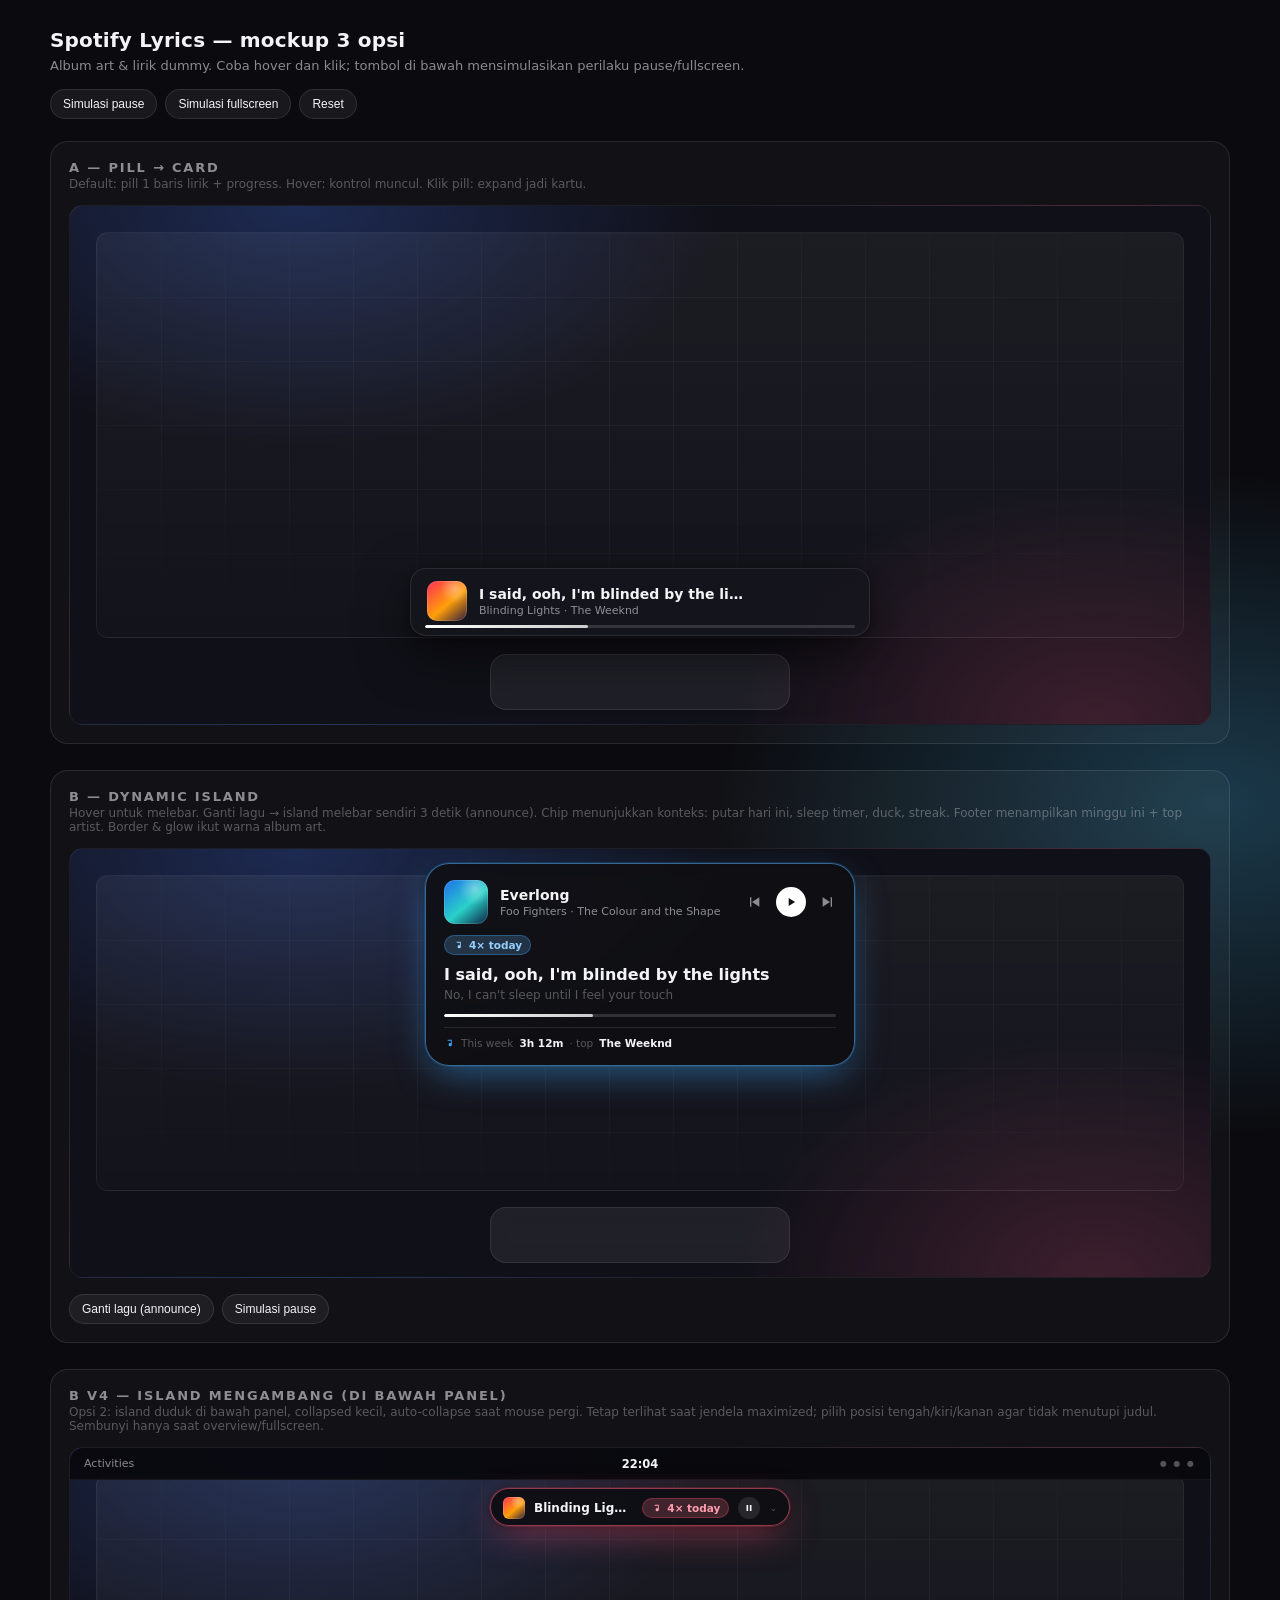
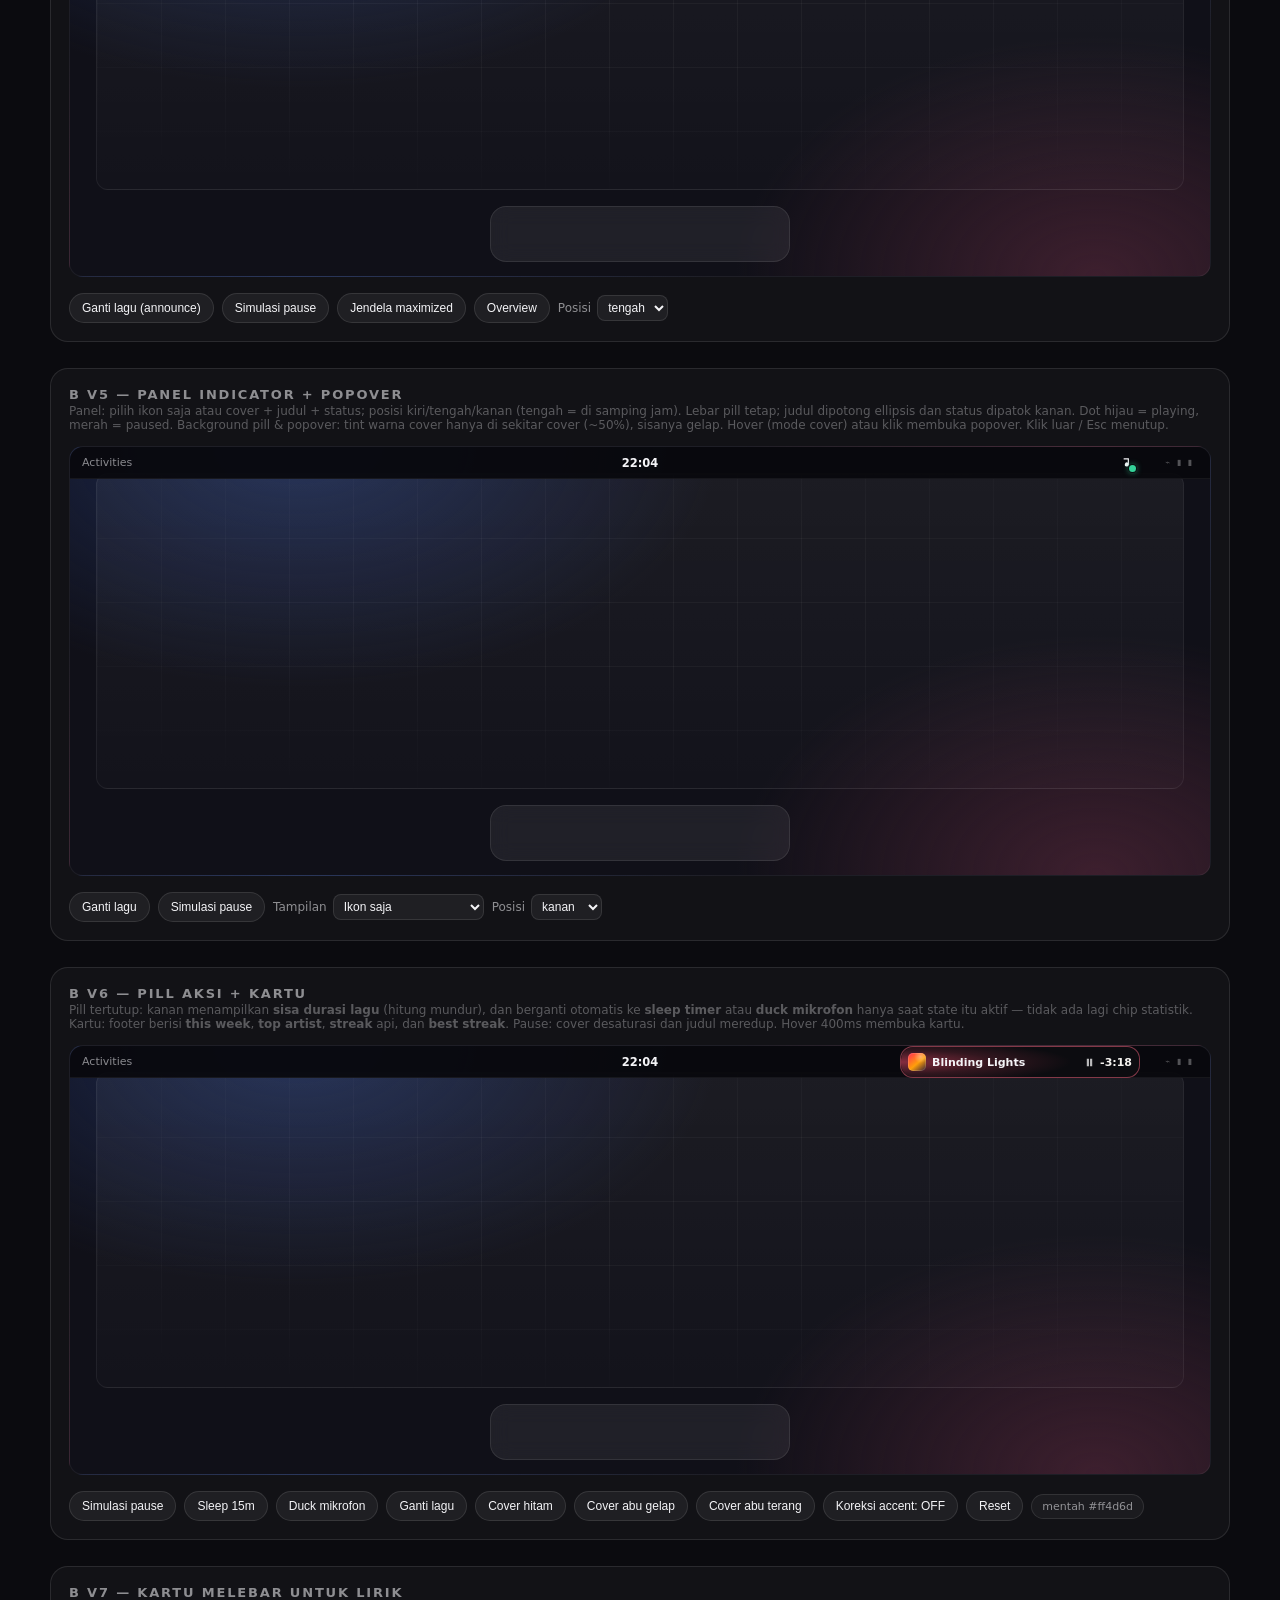
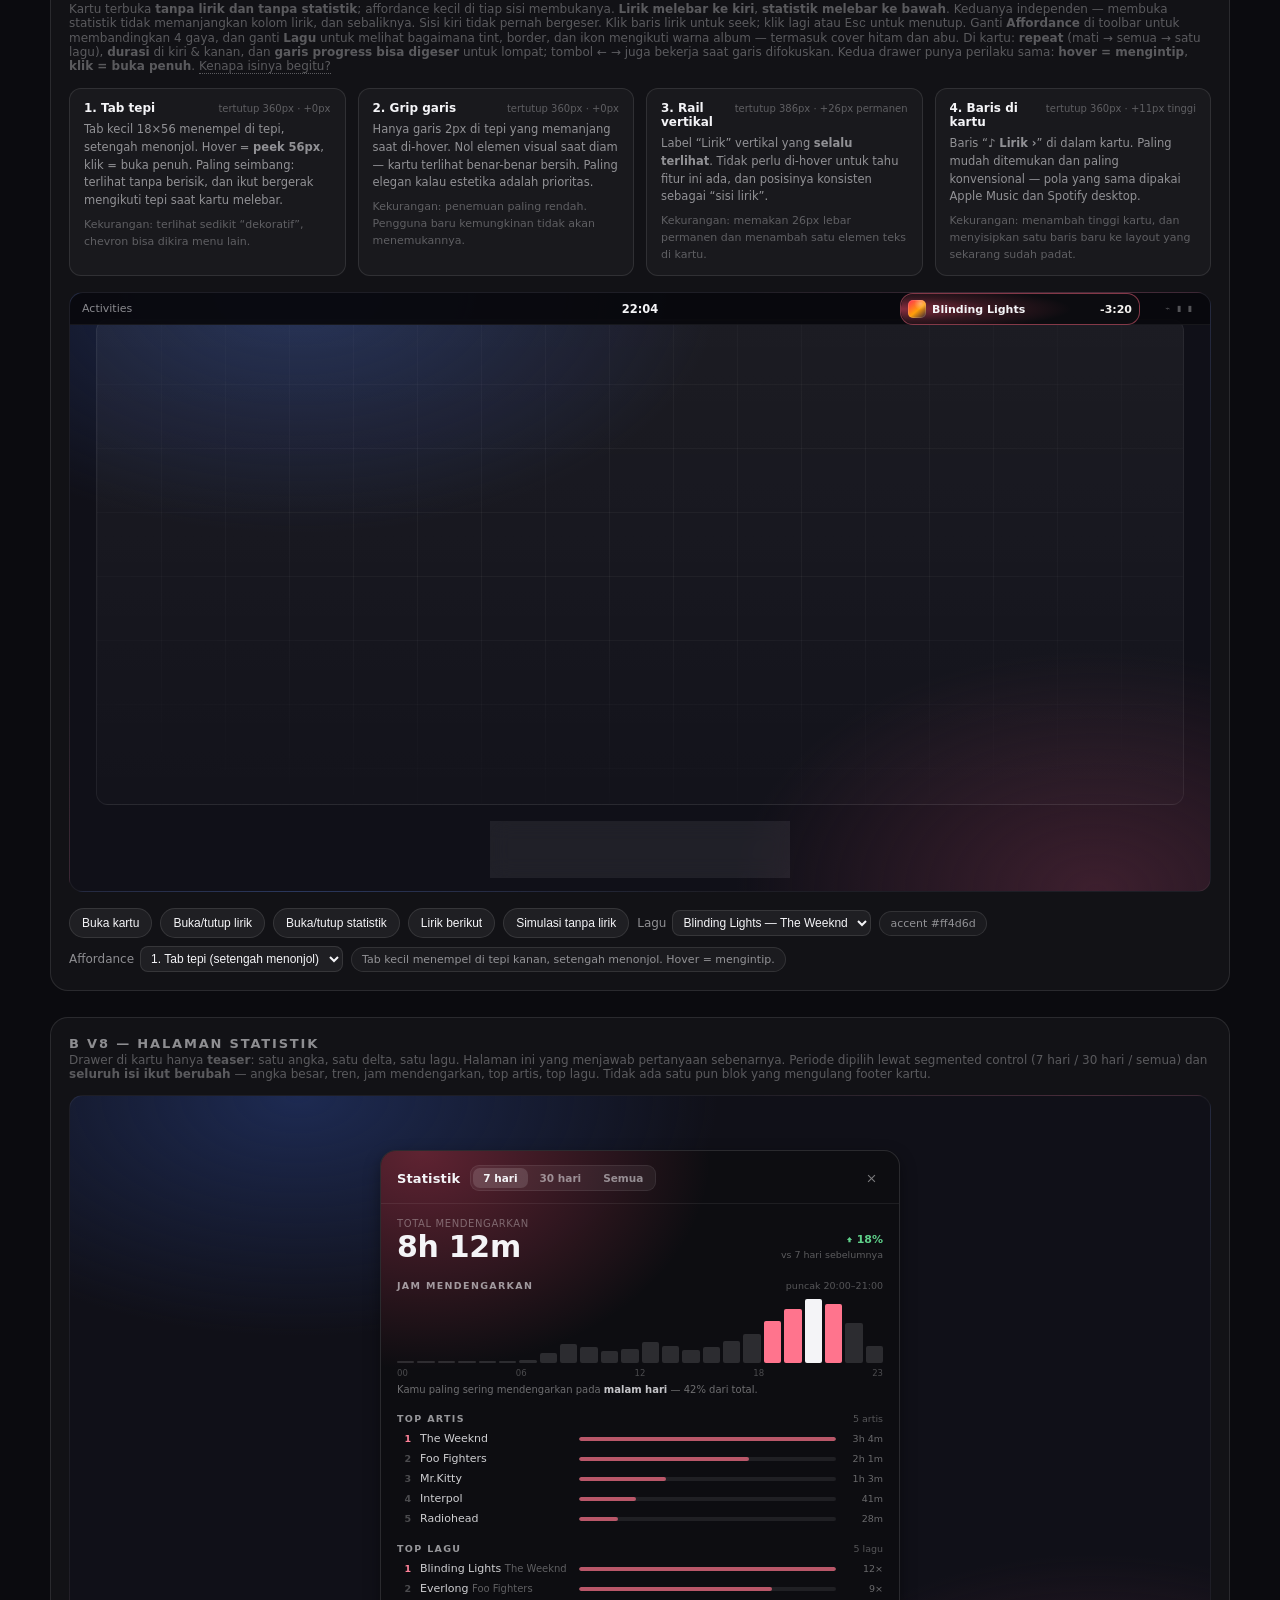
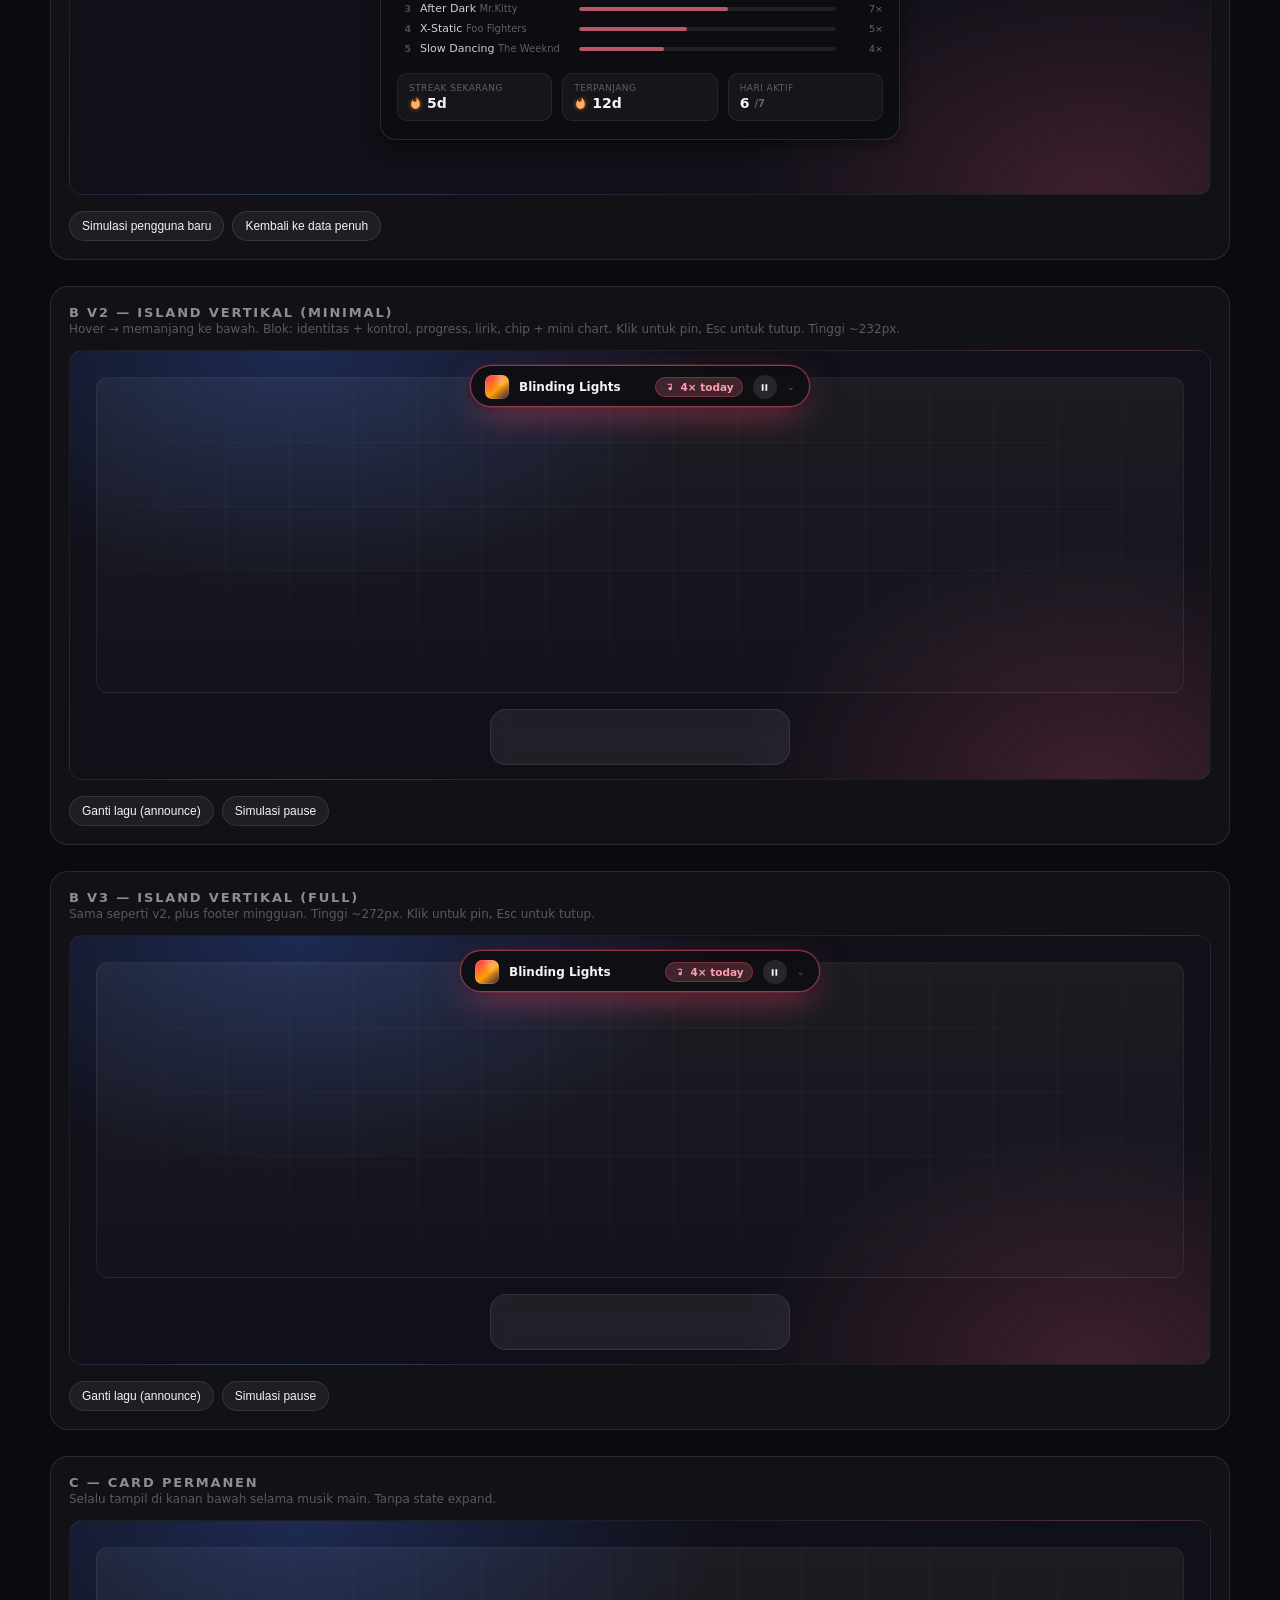
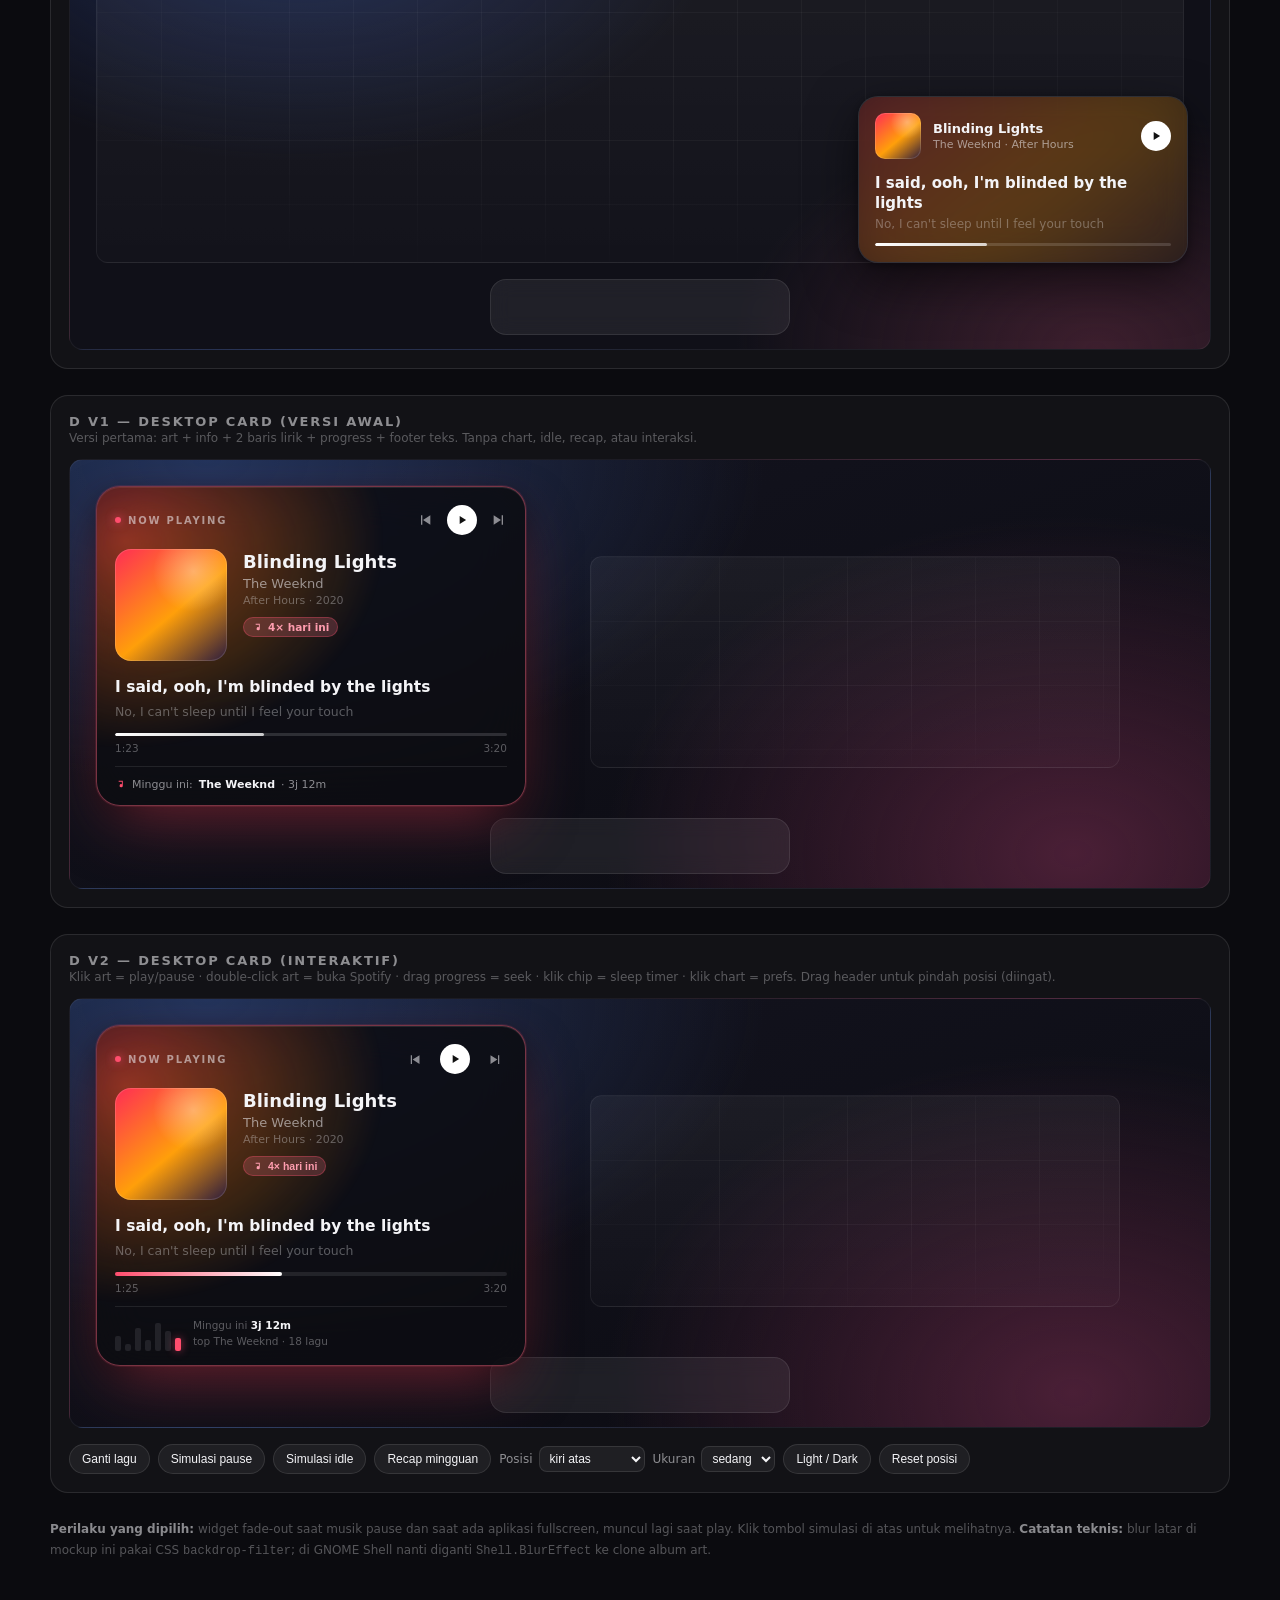
<file: mockup/index.html>
<!DOCTYPE html>
<html lang="id">
<head>
<meta charset="utf-8">
<meta name="viewport" content="width=device-width,initial-scale=1">
<title>Spotify Lyrics — Mockup</title>
<style>
  :root{
    --text:#f4f4f7;
    --dim:rgba(244,244,247,.55);
    --faint:rgba(244,244,247,.32);
    --line:rgba(255,255,255,.10);
    --accent:#ff4d6d;
    --art:linear-gradient(140deg,#ff2d55 0%,#ff9f0a 55%,#2b1b3d 100%);
    --radius:22px;
    --shadow:0 18px 50px rgba(0,0,0,.55), 0 2px 8px rgba(0,0,0,.35);
  }
  *{box-sizing:border-box}
  html,body{margin:0}
  body{
    font-family:Cantarell,"Inter",system-ui,-apple-system,sans-serif;
    background:
      radial-gradient(1200px 700px at 15% -10%, #2a1f4d 0%, transparent 60%),
      radial-gradient(900px 600px at 95% 10%, #1b3a4b 0%, transparent 55%),
      radial-gradient(900px 900px at 50% 120%, #3a1b2b 0%, transparent 60%),
      #0b0b0f;
    color:var(--text);
    min-height:100vh;
    padding:28px 28px 80px;
  }
  header{max-width:1180px;margin:0 auto 22px}
  h1{font-size:20px;font-weight:700;margin:0 0 6px;letter-spacing:.2px}
  header p{margin:0;color:var(--dim);font-size:13px}
  .toolbar{display:flex;gap:8px;flex-wrap:wrap;margin:16px 0 0}
  .toolbar button{
    appearance:none;border:1px solid var(--line);background:rgba(255,255,255,.06);
    color:var(--text);padding:7px 12px;border-radius:999px;font-size:12px;
    cursor:pointer;transition:background .15s,border-color .15s;
  }
  .toolbar button:hover{background:rgba(255,255,255,.11)}
  .toolbar button.on{background:rgba(255,77,109,.18);border-color:rgba(255,77,109,.5)}
  main{max-width:1180px;margin:0 auto;display:grid;gap:26px}

  .demo{background:rgba(255,255,255,.03);border:1px solid var(--line);border-radius:18px;padding:18px}
  .demo h2{font-size:13px;text-transform:uppercase;letter-spacing:.14em;color:var(--dim);margin:0 0 2px}
  .demo .hint{font-size:12px;color:var(--faint);margin:0 0 14px}

  .stage{
    position:relative;height:430px;border-radius:14px;overflow:hidden;
    background:
      radial-gradient(700px 400px at 20% 0%, #1d2a52 0%, transparent 60%),
      radial-gradient(600px 400px at 90% 100%, #3d1f2e 0%, transparent 60%),
      #101018;
    border:1px solid rgba(255,255,255,.06);
  }
  .stage.tall{height:520px}
  .fakewindow{
    position:absolute;inset:26px 26px 86px;border-radius:12px;
    background:linear-gradient(180deg,rgba(255,255,255,.05),rgba(255,255,255,.015));
    border:1px solid rgba(255,255,255,.06);
  }
  .fakewindow::before{
    content:"";position:absolute;inset:0;
    background:
      linear-gradient(90deg,rgba(255,255,255,.04) 1px,transparent 1px) 0 0/64px 64px,
      linear-gradient(rgba(255,255,255,.04) 1px,transparent 1px) 0 0/64px 64px;
    mask-image:radial-gradient(80% 70% at 50% 40%,#000 30%,transparent 100%);
  }
  .dock{
    position:absolute;left:50%;bottom:14px;transform:translateX(-50%);
    width:300px;height:56px;border-radius:16px;
    background:rgba(255,255,255,.07);border:1px solid rgba(255,255,255,.09);
    backdrop-filter:blur(10px);
  }

  .widget{
    transition:opacity .25s ease, transform .25s cubic-bezier(.2,.7,.3,1);
  }
  body.paused .widget, body.fullscreen .widget{opacity:0;transform:translateY(10px) scale(.98);pointer-events:none}

  .art{
    background:var(--art);border-radius:10px;flex:0 0 auto;
    box-shadow:inset 0 0 0 1px rgba(255,255,255,.14);
    position:relative;overflow:hidden;
  }
  .art::after{
    content:"";position:absolute;inset:0;
    background:radial-gradient(60% 60% at 70% 20%,rgba(255,255,255,.35),transparent 60%);
  }

  .progress{position:relative;height:3px;border-radius:99px;background:rgba(255,255,255,.14);overflow:hidden}
  .progress i{
    position:absolute;inset:0 auto 0 0;width:38%;border-radius:99px;
    background:linear-gradient(90deg,#fff,rgba(255,255,255,.75));
    animation:play 32s linear infinite;
  }
  @keyframes play{from{width:4%}to{width:100%}}

  .lyric{transition:opacity .16s ease, transform .16s ease}
  .lyric.swap{opacity:0;transform:translateY(5px)}

  .ctl{display:flex;align-items:center;gap:14px;color:var(--dim)}
  .ctl svg{width:16px;height:16px;fill:currentColor}
  .ctl .play{width:30px;height:30px;border-radius:50%;display:grid;place-items:center;background:#fff;color:#111}

  /* ---------- A: pill -> card ---------- */
  .a-wrap{position:absolute;left:50%;bottom:88px;transform:translateX(-50%);width:460px}
  .pill{
    position:relative;display:flex;align-items:center;gap:12px;
    padding:12px 16px 14px;border-radius:16px;
    background:rgba(22,22,28,.72);
    border:1px solid rgba(255,255,255,.10);
    box-shadow:var(--shadow);
    backdrop-filter:blur(18px) saturate(140%);
    cursor:pointer;
    transition:border-color .18s, background .18s;
  }
  .pill:hover{border-color:rgba(255,255,255,.22);background:rgba(26,26,33,.82)}
  .pill .art{width:40px;height:40px}
  .pill .body{flex:1;min-width:0}
  .pill .lyric{font-size:14px;font-weight:600;white-space:nowrap;overflow:hidden;text-overflow:ellipsis}
  .pill .meta{font-size:11px;color:var(--dim);margin-top:2px;white-space:nowrap;overflow:hidden;text-overflow:ellipsis}
  .pill .ctl{opacity:0;transform:translateX(6px);transition:opacity .18s,transform .18s;margin-left:4px}
  .pill:hover .ctl{opacity:1;transform:none}
  .pill .progress{position:absolute;left:14px;right:14px;bottom:7px}

  .card{
    position:absolute;left:0;right:0;bottom:0;
    padding:20px 20px 18px;border-radius:var(--radius);
    background:rgba(18,18,24,.78);
    border:1px solid rgba(255,255,255,.12);
    box-shadow:var(--shadow);
    backdrop-filter:blur(22px) saturate(150%);
    opacity:0;transform:translateY(10px) scale(.985);
    pointer-events:none;
    transition:opacity .22s ease,transform .22s cubic-bezier(.2,.7,.3,1);
    overflow:hidden;
  }
  .card::before{
    content:"";position:absolute;inset:-40px;background:var(--art);filter:blur(40px) saturate(120%);opacity:.32;z-index:-1;
  }
  .a-wrap.open .card{opacity:1;transform:none;pointer-events:auto}
  .a-wrap.open .pill{opacity:0;pointer-events:none;transform:translateY(6px)}

  .card .top{display:flex;gap:14px;align-items:center}
  .card .top .art{width:56px;height:56px;border-radius:12px}
  .card .titles{flex:1;min-width:0}
  .card .title{font-size:15px;font-weight:700;letter-spacing:.1px}
  .card .sub{font-size:12px;color:var(--dim);margin-top:3px}
  .card .close{
    width:28px;height:28px;border-radius:50%;display:grid;place-items:center;
    background:rgba(255,255,255,.08);color:var(--dim);cursor:pointer;border:0;font-size:14px;
  }
  .card .close:hover{background:rgba(255,255,255,.16);color:#fff}

  .card .lines{margin:18px 0 16px;display:grid;gap:8px;min-height:86px;align-content:center}
  .card .l-prev,.card .l-next{font-size:14px;color:var(--faint);transition:opacity .16s}
  .card .l-cur{font-size:21px;font-weight:700;letter-spacing:.1px;line-height:1.25;transition:opacity .16s,transform .16s}

  /* ---------- B: island ---------- */
  .b-island{
    position:absolute;left:50%;top:14px;transform:translateX(-50%);
    display:flex;align-items:flex-start;gap:10px;
    padding:8px 14px;border-radius:999px;
    background:rgba(14,14,18,.86);
    border:1px solid color-mix(in srgb, var(--accent) 48%, rgba(255,255,255,.12));
    box-shadow:
      0 0 0 1px color-mix(in srgb, var(--accent) 16%, transparent),
      0 12px 36px -8px color-mix(in srgb, var(--accent) 55%, transparent),
      0 2px 10px rgba(0,0,0,.5);
    backdrop-filter:blur(18px);
    cursor:pointer;overflow:hidden;
    transition:width .32s cubic-bezier(.2,.8,.25,1),border-radius .32s,padding .32s,box-shadow .6s;
    width:302px;
  }
  .b-island .collapsed-part{display:flex;align-items:center;gap:10px;width:100%}
  .b-island .art{width:24px;height:24px;border-radius:7px}
  .b-island .mini{font-size:12px;font-weight:600;white-space:nowrap;overflow:hidden;text-overflow:ellipsis;flex:1}
  .b-island.announce .art{animation:pulse 1.4s ease-in-out infinite}
  @keyframes pulse{50%{transform:scale(1.07)}}

  .chip{
    display:inline-flex;align-items:center;gap:5px;
    padding:3px 8px;border-radius:999px;
    background:color-mix(in srgb, var(--accent) 16%, rgba(255,255,255,.06));
    border:1px solid color-mix(in srgb, var(--accent) 32%, transparent);
    color:color-mix(in srgb, var(--accent) 55%, #fff);
    font-size:10.5px;font-weight:600;white-space:nowrap;
    transition:opacity .18s;
  }
  .chip.swap{opacity:0}
  .chip .ico{width:11px;height:11px;fill:currentColor;flex:0 0 auto}

  .b-island .exp{display:none;width:100%}
  .b-island.open{width:430px;border-radius:24px;padding:16px 18px}
  .b-island.open .collapsed-part{display:none}
  .b-island.open .exp{display:block}
  .b-island .exp .row{display:flex;align-items:center;gap:12px}
  .b-island .exp .art{width:44px;height:44px;border-radius:11px}
  .b-island .exp .title{font-size:14px;font-weight:700}
  .b-island .exp .sub{font-size:11px;color:var(--dim);margin-top:2px}
  .b-island .exp .chiprow{margin-top:11px}
  .b-island .exp .l-cur{font-size:16px;font-weight:700;margin-top:10px}
  .b-island .exp .l-next{font-size:12px;color:var(--faint);margin-top:4px}
  .b-island .exp .progress{margin-top:12px}




  /* ---------- B v4: floating island below panel ---------- */
  .b4-panel{
    position:absolute;top:0;left:0;right:0;height:32px;z-index:1;
    display:flex;align-items:center;justify-content:space-between;
    padding:0 14px;font-size:11px;color:var(--dim);
    background:rgba(8,8,12,.92);border-bottom:1px solid rgba(255,255,255,.06);
  }
  .b4-clock{position:absolute;left:50%;transform:translateX(-50%);font-size:11.5px;font-weight:600;color:var(--text)}
  .b4-status{letter-spacing:2px;font-size:8px;color:var(--faint)}
  .b4-island{
    position:absolute;left:50%;top:40px;transform:translateX(-50%);
    width:300px;height:38px;padding:7px 12px;border-radius:999px;z-index:2;
    display:flex;flex-direction:column;overflow:hidden;
    background:rgba(14,14,18,.90);
    border:1px solid color-mix(in srgb, var(--accent) 48%, rgba(255,255,255,.12));
    box-shadow:
      0 0 0 1px color-mix(in srgb, var(--accent) 16%, transparent),
      0 12px 36px -8px color-mix(in srgb, var(--accent) 55%, transparent),
      0 2px 10px rgba(0,0,0,.5);
    backdrop-filter:blur(18px);cursor:pointer;
    transition:width .3s cubic-bezier(.2,.8,.25,1),height .3s cubic-bezier(.2,.8,.25,1),
      border-radius .3s,padding .3s,opacity .25s ease,transform .25s cubic-bezier(.2,.7,.3,1);
  }
  .b4-island.pos-left{left:14px;transform:none}
  .b4-island.pos-right{left:auto;right:14px;transform:none}
  .b4-island:hover{border-color:color-mix(in srgb, var(--accent) 62%, rgba(255,255,255,.14))}
  .b4-island.open{width:430px;height:220px;padding:16px 18px;border-radius:24px}
  .b4-island.pinned{border-color:color-mix(in srgb, var(--accent) 72%, transparent)}
  .b4-collapsed{display:flex;align-items:center;gap:9px;height:24px;flex:0 0 auto}
  .b4-island.open .b4-collapsed{display:none}
  .b4-island .art{width:22px;height:22px;border-radius:6px}
  .b4-mini{font-size:12px;font-weight:600;white-space:nowrap;overflow:hidden;text-overflow:ellipsis;flex:1}
  .b4-play{
    width:22px;height:22px;border-radius:50%;border:0;padding:0;flex:0 0 auto;
    display:grid;place-items:center;background:rgba(255,255,255,.10);color:var(--text);cursor:pointer;
  }
  .b4-play:hover{background:rgba(255,255,255,.18)}
  .b4-play svg{width:10px;height:10px;fill:currentColor}
  .b4-caret{font-size:9px;color:var(--faint);line-height:1;flex:0 0 auto}
  .b4-exp{display:none;flex-direction:column;flex:1;min-height:0}
  .b4-island.open .b4-exp{display:flex}
  .b4-row{display:flex;align-items:center;gap:12px;flex:0 0 auto}
  .b4-row .art{width:48px;height:48px;border-radius:11px}
  .b4-titles{flex:1;min-width:0}
  .b4-title{font-size:14px;font-weight:700}
  .b4-sub{font-size:11px;color:var(--dim);margin-top:2px;white-space:nowrap;overflow:hidden;text-overflow:ellipsis}
  .b4-row .ctl{gap:12px}
  .b4-row .ctl svg{width:15px;height:15px}
  .b4-row .ctl .play{border:0;padding:0;cursor:pointer;font:inherit}
  .b4-chiprow{margin-top:10px}
  .b4-lyrics{margin-top:10px;flex:0 0 auto}
  .b4-l-cur{font-size:15px;font-weight:700;line-height:1.3;white-space:nowrap;overflow:hidden;text-overflow:ellipsis}
  .b4-l-next{font-size:11.5px;color:var(--faint);margin-top:4px;white-space:nowrap;overflow:hidden;text-overflow:ellipsis}
  .b4-island .progress{margin-top:12px;flex:0 0 auto}
  .b4-island .b-foot{margin-top:10px}
  body.paused .b4-island,body.fullscreen .b4-island{
    opacity:0;pointer-events:none;
  }
  body.b4-overview .b4-island{
    opacity:0;pointer-events:none;
  }
  body.b4-max .b4-stage .fakewindow{inset:36px 12px 80px}
  .b4-ov{
    position:absolute;inset:0;display:none;place-items:center;z-index:3;
    background:rgba(8,8,12,.72);backdrop-filter:blur(2px);
    font-size:13px;letter-spacing:.22em;text-transform:uppercase;color:var(--dim);
  }
  .b4-ov.show{display:grid}


  /* ---------- B v5: panel indicator + popover ---------- */
  .b5-panel{
    position:absolute;top:0;left:0;right:0;height:32px;z-index:1;
    display:flex;align-items:center;justify-content:space-between;
    padding:0 12px;font-size:11px;color:var(--dim);
    background:rgba(8,8,12,.92);border-bottom:1px solid rgba(255,255,255,.06);
  }
  .b5-clock{position:absolute;left:50%;transform:translateX(-50%);font-size:11.5px;font-weight:600;color:var(--text)}
  .b5-right{display:flex;align-items:center;gap:6px}
  .b5-sys{font-size:8px;letter-spacing:2px;color:var(--faint);margin-right:4px}
  .b5-ind{
    position:absolute;top:4px;display:flex;align-items:center;justify-content:center;
    width:28px;height:24px;border:0;border-radius:999px;padding:0;
    background:transparent;color:var(--text);cursor:pointer;
    transition:left .2s ease,right .2s ease,width .2s ease,background .15s;
  }
  .b5-ind.pos-left{left:84px;right:auto}
  .b5-ind.pos-center{left:calc(50% + 26px);right:auto}
  .b5-ind.pos-right{right:70px;left:auto}
  .b5-ind:hover{background:rgba(255,255,255,.12)}
  .b5-ind[aria-expanded="true"]{background:rgba(255,255,255,.12)}
  .b5-ind.mode-pill:hover,.b5-ind.mode-pill[aria-expanded="true"]{
    background:rgba(13,13,18,.88);box-shadow:0 0 0 1px rgba(255,255,255,.10);
  }
  .b5-icon-wrap{position:relative;display:flex;align-items:center;justify-content:center}
  .b5-ind-icon{width:14px;height:14px;fill:currentColor}
  .b5-badge{
    position:absolute;right:-3px;bottom:-2px;width:8px;height:8px;border-radius:50%;
    background:#34d399;
    box-shadow:
      0 0 0 1px rgba(8,8,12,.85),
      0 0 6px rgba(52,211,153,.80);
    transition:background .18s ease,box-shadow .18s ease;
  }
  body.paused .b5-badge{
    background:#ff5a5f;
    box-shadow:
      0 0 0 1px rgba(8,8,12,.80),
      0 0 5px rgba(255,90,95,.75);
  }
  .b5-icon-wrap .b5-badge{width:7px;height:7px;right:-3px;bottom:-2px}
  .b5-ind.b5-flash .b5-badge{animation:pulse 1s ease-in-out 2}
  .b5-inline{display:none;flex:1;align-items:center;gap:6px;min-width:0;position:relative;z-index:1}
  .b5-ind.mode-pill{
    top:3px;width:240px;height:26px;padding:0 10px;isolation:isolate;overflow:hidden;
    justify-content:flex-start;background:rgba(13,13,18,.88);
  }
  .b5-ind.mode-pill::after{
    content:"";position:absolute;inset:-8px;z-index:-1;border-radius:inherit;
    background:var(--art);filter:blur(14px) saturate(1.2);opacity:.50;
    -webkit-mask-image:radial-gradient(55% 130% at 8% 50%, #000 0%, transparent 62%);
    mask-image:radial-gradient(55% 130% at 8% 50%, #000 0%, transparent 62%);
  }
  .b5-ind.mode-pill:hover,.b5-ind.mode-pill[aria-expanded="true"]{background:rgba(255,255,255,.13)}
  .b5-ind.mode-pill .b5-icon-wrap{display:none}
  .b5-ind.mode-pill .b5-inline{display:flex}
  .b5-inline .art{position:relative;width:18px;height:18px;border-radius:5px;overflow:visible}
  .b5-inline .art::after{border-radius:5px}
  .b5-inline .art .b5-badge{z-index:2}
  .b5-mini{
    flex:0 0 116px;width:116px;font-size:11px;font-weight:600;
    white-space:nowrap;overflow:hidden;text-overflow:ellipsis;
  }
  .b5-ind.mode-pill .chip{
    flex:0 0 auto;max-width:72px;font-size:9px;padding:2px 7px;margin-left:auto;
    white-space:nowrap;overflow:hidden;text-overflow:ellipsis;
  }
  .b5-ind.mode-pill .chip .ico{width:9px;height:9px}
  .b5-ind.mode-pill.b5-flash{box-shadow:0 0 0 2px color-mix(in srgb, var(--accent) 55%, transparent)}
  .b5-pop{
    position:absolute;top:38px;right:12px;width:360px;padding:16px;border-radius:18px;
    background:rgba(13,13,18,.88);isolation:isolate;
    border:1px solid color-mix(in srgb, var(--accent) 40%, rgba(255,255,255,.12));
    box-shadow:
      0 18px 44px -10px color-mix(in srgb, var(--accent) 45%, rgba(0,0,0,.6)),
      0 2px 10px rgba(0,0,0,.5);
    backdrop-filter:blur(20px);z-index:3;
    opacity:0;transform:translateY(-6px) scale(.985);transform-origin:top right;
    pointer-events:none;transition:opacity .18s ease,transform .18s cubic-bezier(.2,.7,.3,1);
  }
  .b5-pop.open{opacity:1;transform:none;pointer-events:auto}
  .b5-pop::after{
    content:"";position:absolute;inset:0;z-index:-1;border-radius:inherit;
    background:var(--art);filter:blur(26px) saturate(1.2);opacity:.50;
    clip-path:inset(0 round 18px);
    -webkit-mask-image:radial-gradient(55% 55% at 11% 17%, #000 0%, transparent 64%);
    mask-image:radial-gradient(55% 55% at 11% 17%, #000 0%, transparent 64%);
  }
  .b5-pop.pop-left{left:12px;right:auto}
  .b5-pop.pop-center{
    left:50%;right:auto;transform:translateX(-50%) translateY(-6px) scale(.985);
    transform-origin:top center;
  }
  .b5-pop.pop-center.open{transform:translateX(-50%)}
  .b5-pop::before{
    content:"";position:absolute;top:-6px;left:var(--arrow-x, 22px);right:auto;width:10px;height:10px;
    background:rgba(13,13,18,.88);
    border-left:1px solid color-mix(in srgb, var(--accent) 40%, rgba(255,255,255,.12));
    border-top:1px solid color-mix(in srgb, var(--accent) 40%, rgba(255,255,255,.12));
    transform:rotate(45deg);border-radius:2px 0 0 0;
  }
  .b5-row{display:flex;align-items:center;gap:12px}
  .b5-row .art{width:48px;height:48px;border-radius:11px}
  .b5-titles{flex:1;min-width:0}
  .b5-title{font-size:14px;font-weight:700}
  .b5-sub{font-size:11px;color:var(--dim);margin-top:2px;white-space:nowrap;overflow:hidden;text-overflow:ellipsis}
  .b5-row .ctl{gap:12px}
  .b5-row .ctl svg{width:15px;height:15px}
  .b5-row .ctl .play{border:0;padding:0;cursor:pointer;font:inherit}
  .b5-chiprow{margin-top:10px}
  .b5-lyrics{margin-top:10px}
  .b5-lyrics .l-cur{font-size:15px;font-weight:700;line-height:1.3;white-space:nowrap;overflow:hidden;text-overflow:ellipsis}
  .b5-lyrics .l-next{font-size:11.5px;color:var(--faint);margin-top:4px;white-space:nowrap;overflow:hidden;text-overflow:ellipsis}
  .b5-pop .progress{margin-top:12px}
  .b5-pop .b-foot{margin-top:10px}

  /* ---------- B v6: action slot (play/pause ⇄ state) ---------- */
  .v6-panel{
    position:absolute;top:0;left:0;right:0;height:32px;z-index:1;
    display:flex;align-items:center;justify-content:space-between;
    padding:0 12px;font-size:11px;color:var(--dim);
    background:rgba(8,8,12,.92);border-bottom:1px solid rgba(255,255,255,.06);
  }
  .v6-clock{position:absolute;left:50%;transform:translateX(-50%);font-size:11.5px;font-weight:600;color:var(--text)}
  .v6-sys{font-size:8px;letter-spacing:2px;color:var(--faint);margin-right:4px}

  .v6-ind{
    position:absolute;top:0;right:70px;height:32px;width:240px;box-sizing:border-box;
    display:flex;align-items:center;gap:6px;padding:0 6px 0 7px;
    border:1px solid color-mix(in srgb,var(--accent) 42%, rgba(255,255,255,.12));
    border-radius:13px;background:rgba(13,13,18,.88);color:var(--text);
    font:inherit;text-align:left;cursor:pointer;overflow:hidden;isolation:isolate;
    transition:border-color .2s ease,box-shadow .2s ease;
  }
  .v6-ind::after{
    content:"";position:absolute;inset:0;z-index:-1;border-radius:inherit;
    background:radial-gradient(130% 130% at 0% 50%,
      color-mix(in srgb,var(--accent) 50%, transparent) 0%,
      color-mix(in srgb,var(--accent) 16%, transparent) 30%,
      transparent 55%);
  }
  .v6-ind:hover{border-color:color-mix(in srgb,var(--accent) 62%, rgba(255,255,255,.14))}
  .v6-ind[aria-expanded="true"]{box-shadow:0 0 0 2px color-mix(in srgb,var(--accent) 45%, transparent)}
  .v6-ind:focus-visible{outline:2px solid color-mix(in srgb,var(--accent) 70%, #fff);outline-offset:2px}

  .v6-ind .art{width:18px;height:18px;border-radius:5px;transition:filter .2s ease}
  .v6-mini{
    flex:0 0 116px;width:116px;font-size:11px;font-weight:600;
    white-space:nowrap;overflow:hidden;text-overflow:ellipsis;
    transition:color .2s ease;
  }

  .v6-slot{
    margin-left:auto;flex:0 0 auto;display:flex;align-items:center;justify-content:center;gap:4px;
    height:24px;min-width:24px;padding:0 6px;
    border:1px solid transparent;border-radius:999px;background:transparent;
    color:rgba(255,255,255,.72);font:inherit;cursor:pointer;
    transition:background .15s ease,color .15s ease,border-color .15s ease;
  }
  .v6-slot:hover{background:rgba(255,255,255,.14);color:#fff}
  .v6-slot:focus-visible{outline:2px solid color-mix(in srgb,var(--accent) 70%, #fff);outline-offset:1px}
  .v6-slot svg{width:13px;height:13px;fill:currentColor;flex:0 0 auto}
  .v6-slot .v6-slot-text{
    font-size:11px;font-weight:600;font-variant-numeric:tabular-nums;
    letter-spacing:0;white-space:nowrap;
    transition:opacity .15s ease;
  }
  .v6-slot.is-action{
    width:auto;padding:0;border-color:transparent;background:transparent;cursor:default;
  }
  /* Countdown matches the title: 11px / 600, so the pill reads as one line. */
  .v6-slot.is-action .v6-slot-text{
    color:#f4f2ef;font-weight:600;font-size:11px;letter-spacing:0;
  }
  .v6-ind.is-paused .v6-slot.is-action .v6-slot-text{color:rgba(244,242,239,.55)}
  .v6-ind.is-paused .v6-slot.is-state svg{opacity:.55}
  .v6-slot.swap .v6-slot-text{opacity:0}
  .v6-slot.is-state{
    border-color:color-mix(in srgb,var(--accent) 55%, transparent);
    background:color-mix(in srgb,var(--accent) 18%, transparent);
    box-shadow:0 0 0 1px rgba(8,8,12,.55);
  }
  .v6-slot.is-state svg{filter:drop-shadow(0 0 2px rgba(8,8,12,.75))}
  .v6-slot.is-state .v6-slot-text{color:#f4f2ef;font-size:11px;font-weight:600;letter-spacing:0}

  .v6-ind.is-paused .art{filter:saturate(.35) brightness(.85)}
  .v6-ind.is-paused .v6-mini{color:rgba(244,242,239,.58)}
  .v6-ind.is-paused{border-color:color-mix(in srgb,var(--accent) 22%, rgba(255,255,255,.10))}

  .v6-pop{
    position:absolute;top:38px;right:12px;width:360px;padding:16px;border-radius:18px;
    background:rgba(13,13,18,.88);isolation:isolate;
    border:1px solid color-mix(in srgb,var(--accent) 40%, rgba(255,255,255,.12));
    box-shadow:
      0 18px 44px -10px color-mix(in srgb,var(--accent) 45%, rgba(0,0,0,.6)),
      0 2px 10px rgba(0,0,0,.5);
    backdrop-filter:blur(20px);z-index:3;
    opacity:0;transform:translateY(-6px) scale(.985);transform-origin:top right;
    pointer-events:none;
    transition:opacity .18s ease,transform .18s cubic-bezier(.2,.7,.3,1);
  }
  .v6-pop.open{opacity:1;transform:none;pointer-events:auto}
  .v6-pop::after{
    content:"";position:absolute;inset:0;z-index:-1;border-radius:inherit;
    background:radial-gradient(90% 90% at 11% 17%,
      color-mix(in srgb,var(--accent) 50%, transparent) 0%,
      color-mix(in srgb,var(--accent) 16%, transparent) 45%,
      transparent 100%);
    clip-path:inset(0 round 18px);
  }
  .v6-pop::before{
    content:"";position:absolute;top:-6px;left:var(--arrow-x,22px);width:10px;height:10px;
    background:rgba(13,13,18,.88);
    border-left:1px solid color-mix(in srgb,var(--accent) 40%, rgba(255,255,255,.12));
    border-top:1px solid color-mix(in srgb,var(--accent) 40%, rgba(255,255,255,.12));
    transform:rotate(45deg);border-radius:2px 0 0 0;
  }
  .v6-pop .v6-row{display:flex;align-items:center;gap:12px}
  .v6-pop .v6-row .art{width:64px;height:64px;border-radius:14px}
  .v6-titles{flex:1;min-width:0}
  .v6-title{font-size:14px;font-weight:700}
  .v6-sub{font-size:11px;color:var(--dim);margin-top:2px;white-space:nowrap;overflow:hidden;text-overflow:ellipsis}
  .v6-pop .ctl{gap:12px}
  .v6-pop .ctl svg{width:15px;height:15px}
  .v6-pop .ctl .play{border:0;padding:0;cursor:pointer;font:inherit}
  .v6-lyrics{margin-top:10px}
  .v6-lyrics .l-cur{font-size:15px;font-weight:700;line-height:1.3;white-space:nowrap;overflow:hidden;text-overflow:ellipsis}
  .v6-lyrics .l-next{font-size:11.5px;color:var(--faint);margin-top:4px;white-space:nowrap;overflow:hidden;text-overflow:ellipsis}
  .v6-pop .progress{margin-top:12px}
  /* One type scale for the whole footer: 11px / 14px icons everywhere.
     Hierarchy comes from colour contrast, not from different sizes. */
  .v6-foot{
    display:flex;align-items:center;gap:6px;margin-top:10px;padding-top:9px;
    border-top:1px solid rgba(255,255,255,.10);
    font-size:11px;line-height:14px;color:rgba(255,255,255,.48);
    font-variant-numeric:tabular-nums;
  }
  .v6-foot .v6-foot-ico{
    width:14px;height:14px;flex:0 0 auto;
    fill:color-mix(in srgb,var(--accent) 90%, #fff);
    filter:drop-shadow(0 0 2px color-mix(in srgb,var(--accent) 75%, transparent));
  }
  .v6-foot-text{white-space:nowrap;overflow:hidden;text-overflow:ellipsis}
  .v6-foot b{color:rgba(244,242,239,.88);font-weight:700}
  .v6-foot-stats{
    margin-left:auto;display:flex;align-items:center;gap:10px;flex:0 0 auto;
  }
  .v6-streak{display:flex;align-items:center;gap:4px;color:rgba(255,255,255,.62)}
  .v6-streak svg{
    width:14px;height:14px;flex:0 0 auto;
    fill:#ffb066;
    filter:drop-shadow(0 0 2px rgba(255,120,20,.95)) drop-shadow(0 0 6px rgba(255,80,0,.55));
  }
  .v6-streak b{color:#f4f2ef;font-weight:700}
  .v6-best{
    display:flex;align-items:center;gap:4px;
    padding-left:10px;border-left:1px solid rgba(255,255,255,.10);
    color:rgba(255,255,255,.40);
  }
  .v6-best b{color:rgba(255,255,255,.62);font-weight:700}

  .v6-accent-readout{
    align-self:center;font-size:11px;font-variant-numeric:tabular-nums;
    color:var(--dim);padding:5px 10px;border-radius:999px;
    border:1px solid var(--line);background:rgba(255,255,255,.04);
  }

  @media (prefers-reduced-motion: reduce){
    .v6-pop,.v6-ind,.v6-slot{transition-duration:0s}
  }

  /* v7 needs more room than the shared 430px stage: opening the stats drawer
     takes the card to ~441px, which used to be clipped by overflow:hidden. */
  .v7-stage{height:600px}

  /* ---------- B v7: card that widens to reveal lyrics ---------- */
  .v7-pop{
    position:absolute;top:38px;right:12px;width:360px;
    padding:0;border-radius:18px;overflow:visible;isolation:isolate;
    border:1px solid color-mix(in srgb,var(--accent) 40%, rgba(255,255,255,.12));
    background:rgba(13,13,18,.88);
    box-shadow:0 6px 16px rgba(0,0,0,.40);
    backdrop-filter:blur(20px);z-index:3;
    opacity:0;transform:translateY(-6px) scale(.985);transform-origin:top right;
    pointer-events:none;
    transition:opacity .18s ease,transform .18s cubic-bezier(.2,.7,.3,1),
               width .32s cubic-bezier(.2,.7,.3,1),border-color .2s ease;
  }
  .v7-pop.open{opacity:1;transform:none;pointer-events:auto}
  /* the popover itself grows; the left column keeps its 360px, so it never reflows */
  .v7-pop.peek{width:416px}
  .v7-pop.lyrics-open{width:660px}

  .v7-pop::after{
    content:"";position:absolute;inset:0;z-index:-1;border-radius:inherit;
    background:radial-gradient(90% 90% at 11% 17%,
      color-mix(in srgb,var(--accent) 50%, transparent) 0%,
      color-mix(in srgb,var(--accent) 16%, transparent) 45%,
      transparent 100%);
    clip-path:inset(0 round 18px);
    pointer-events:none;
  }
  .v7-pop::before{
    content:"";position:absolute;top:-6px;left:var(--arrow-x,22px);width:10px;height:10px;
    background:rgba(13,13,18,.88);
    border-left:1px solid color-mix(in srgb,var(--accent) 40%, rgba(255,255,255,.12));
    border-top:1px solid color-mix(in srgb,var(--accent) 40%, rgba(255,255,255,.12));
    transform:rotate(45deg);border-radius:2px 0 0 0;
  }

  /* two columns: left card content (fixed) + lyrics (revealed) */
  .v7-cols{display:flex;align-items:stretch;border-radius:inherit;overflow:hidden}

  .v7-left{flex:0 0 360px;width:360px;padding:16px;box-sizing:border-box}

  .v7-lyrics{
    flex:0 0 0;width:0;overflow:hidden;position:relative;
    border-left:1px solid rgba(255,255,255,0);
    transition:width .32s cubic-bezier(.2,.7,.3,1),opacity .18s ease,border-color .2s ease;
    opacity:0;
  }
  .v7-pop.peek .v7-lyrics{
    flex-basis:56px;width:56px;opacity:.35;
    border-left-color:rgba(255,255,255,.06);
  }
  .v7-pop.lyrics-open .v7-lyrics{
    flex-basis:300px;width:300px;opacity:1;
    border-left-color:rgba(255,255,255,.08);
  }

  .v7-lyrics-inner{
    width:300px;height:100%;padding:14px 16px;box-sizing:border-box;
    display:flex;flex-direction:column;justify-content:center;gap:2px;
    -webkit-mask-image:linear-gradient(180deg,transparent 0%,#000 14%,#000 86%,transparent 100%);
    mask-image:linear-gradient(180deg,transparent 0%,#000 14%,#000 86%,transparent 100%);
  }

  .v7-line{
    padding:5px 0;font-size:12px;line-height:1.35;color:rgba(255,255,255,.30);
    white-space:nowrap;overflow:hidden;text-overflow:ellipsis;
    cursor:pointer;border-radius:6px;
    transition:color .18s ease,font-size .18s ease,opacity .18s ease;
  }
  .v7-line:hover{color:rgba(255,255,255,.62)}
  .v7-line.near{color:rgba(255,255,255,.46)}
  .v7-line.active{
    font-size:15px;font-weight:700;color:#f4f2ef;
  }
  .v7-line.past{color:rgba(255,255,255,.22)}

  .v7-empty{
    font-size:11.5px;color:rgba(255,255,255,.32);text-align:center;padding:0 8px;
  }

  /* edge tab: half outside the card, follows the right edge while widening */
  .v7-tab{
    position:absolute;top:50%;right:0;transform:translate(50%,-50%);
    width:18px;height:56px;padding:0;border:1px solid rgba(255,255,255,.12);
    border-radius:9px;background:rgba(20,20,26,.94);
    color:rgba(244,242,239,.66);display:grid;place-items:center;cursor:pointer;
    transition:background .16s ease,color .16s ease,border-color .16s ease,width .2s ease;
    z-index:4;
  }
  .v7-tab:hover{
    background:color-mix(in srgb,var(--accent) 26%, rgba(20,20,26,.94));
    color:#fff;border-color:color-mix(in srgb,var(--accent) 55%, transparent);
  }
  .v7-tab:focus-visible{
    outline:2px solid color-mix(in srgb,var(--accent) 70%, #fff);outline-offset:2px;
  }
  .v7-tab svg{width:12px;height:12px;fill:currentColor;transition:transform .28s cubic-bezier(.2,.7,.3,1)}
  .v7-pop.lyrics-open .v7-tab svg{transform:rotate(180deg)}
  .v7-pop.lyrics-open .v7-tab{
    background:color-mix(in srgb,var(--accent) 22%, rgba(20,20,26,.94));
    border-color:color-mix(in srgb,var(--accent) 45%, transparent);
  }
  /* the tab would be clipped by the popover's own stacking on the arrow side */
  .v7-pop .v7-tab{border-left-color:rgba(255,255,255,.12)}

  /* ===== variant: grip (thin seam at the edge, no icon) ===== */
  .v7-grip,.v7-rail,.v7-rowtoggle{display:none}

  .v7-pop.variant-grip .v7-tab{display:none}
  .v7-pop.variant-grip .v7-grip{display:grid}

  .v7-grip{
    position:absolute;top:50%;right:-4px;transform:translateY(-50%);
    width:12px;height:104px;padding:0;border:0;background:transparent;
    cursor:pointer;place-items:center;z-index:4;border-radius:6px;
  }
  .v7-grip::before{
    content:"";width:2px;height:42px;border-radius:2px;
    background:rgba(255,255,255,.16);
    transition:height .2s ease,background .2s ease,box-shadow .2s ease;
  }
  .v7-grip:hover::before,.v7-grip:focus-visible::before{
    height:76px;background:color-mix(in srgb,var(--accent) 72%, #fff);
    box-shadow:0 0 8px color-mix(in srgb,var(--accent) 60%, transparent);
  }
  .v7-grip:focus-visible{outline:none}
  .v7-pop.lyrics-open.variant-grip .v7-grip::before{
    background:color-mix(in srgb,var(--accent) 60%, #fff);
  }

  /* ===== variant: rail (always-visible vertical label, costs 26px) ===== */
  .v7-pop.variant-rail .v7-tab{display:none}
  .v7-pop.variant-rail .v7-rail{display:flex}
  .v7-pop.variant-rail{width:386px}
  .v7-pop.variant-rail.lyrics-open{width:686px}
  .v7-pop.variant-rail.peek{width:386px}

  .v7-rail{
    flex:0 0 26px;width:26px;align-items:center;justify-content:center;
    padding:0;border:0;border-left:1px solid rgba(255,255,255,.08);
    background:rgba(255,255,255,.03);color:rgba(244,242,239,.42);
    cursor:pointer;order:1;
    transition:background .18s ease,color .18s ease,border-color .18s ease;
  }
  .v7-rail span{
    writing-mode:vertical-rl;transform:rotate(180deg);
    font-size:9.5px;font-weight:700;letter-spacing:.16em;text-transform:uppercase;
  }
  .v7-rail:hover{
    background:color-mix(in srgb,var(--accent) 16%, rgba(255,255,255,.03));
    color:#f4f2ef;border-left-color:color-mix(in srgb,var(--accent) 40%, transparent);
  }
  .v7-pop.variant-rail .v7-lyrics{order:2}

  /* ===== stats drawer: expands downward, lyrics column unaffected ===== */
  .v7-statswrap{
    height:0;overflow:hidden;
    transition:height .3s cubic-bezier(.2,.7,.3,1);
  }
  /* hover peek: reveal just the header + week total, then close again */
  .v7-pop.stats-peek .v7-statswrap{height:68px}
  .v7-pop.stats-open .v7-statswrap{height:268px}

  .v7-stats{
    width:100%;box-sizing:border-box;padding:0 16px 14px;
    display:flex;flex-direction:column;gap:9px;
  }

  .v7-stats-head{
    display:flex;align-items:baseline;gap:8px;padding-top:10px;
    border-top:1px solid rgba(255,255,255,.08);
  }
  .v7-stats-head b{
    font-size:9.5px;font-weight:700;letter-spacing:.14em;text-transform:uppercase;
    color:rgba(244,242,239,.66);
  }
  .v7-stats-head span{margin-left:auto;font-size:9.5px;color:var(--faint)}

  .v7-weektotal{
    font-size:20px;font-weight:700;line-height:1.1;letter-spacing:-.01em;
    color:#f4f2ef;font-variant-numeric:tabular-nums;
  }

  /* 7 fixed weekday bars: Sen..Min, today highlighted */
  .v7-sparkwrap{display:flex;flex-direction:column;gap:3px}
  .v7-spark{display:flex;align-items:flex-end;gap:6px;height:34px}
  .v7-spark i{
    flex:1;border-radius:2px;background:rgba(255,255,255,.13);min-height:2px;
  }
  .v7-spark i.today{background:color-mix(in srgb,var(--accent) 82%, #fff)}
  .v7-spark i.empty{background:rgba(255,255,255,.05)}
  .v7-spark-days{display:flex;gap:6px}
  .v7-spark-days span{
    flex:1;text-align:center;font-size:8.5px;color:rgba(255,255,255,.26);
  }
  .v7-spark-days span.today{color:rgba(244,242,239,.80);font-weight:700}

  /* two columns: artists | tracks, no bars */
  .v7-grid{display:flex;gap:14px;align-items:flex-start}
  .v7-col{flex:1;min-width:0}
  .v7-col > em{
    display:block;font-style:normal;font-size:8.5px;font-weight:700;
    letter-spacing:.12em;text-transform:uppercase;color:rgba(255,255,255,.34);
    margin-bottom:5px;
  }

  .v7-item{
    display:flex;align-items:baseline;gap:5px;
    font-size:10px;line-height:16px;
  }
  .v7-item .v7-rank{
    flex:0 0 9px;font-size:8.5px;color:rgba(255,255,255,.26);
    font-variant-numeric:tabular-nums;
  }
  .v7-item:first-child .v7-rank{color:color-mix(in srgb,var(--accent) 72%, #fff)}
  .v7-item .v7-name{
    flex:1;min-width:0;color:rgba(244,242,239,.82);
    white-space:nowrap;overflow:hidden;text-overflow:ellipsis;
  }
  .v7-item .v7-val{
    flex:0 0 auto;font-size:9px;color:rgba(255,255,255,.34);
    font-variant-numeric:tabular-nums;
  }

  .v7-active{
    font-size:9.5px;color:rgba(255,255,255,.34);
    padding-top:8px;border-top:1px solid rgba(255,255,255,.06);
  }
  .v7-active b{color:rgba(244,242,239,.72);font-weight:700}

  /* bottom affordance: horizontal grip, half protruding */
  .v7-stab{
    position:absolute;left:50%;bottom:0;transform:translate(-50%,50%);
    width:56px;height:18px;padding:0;display:grid;place-items:center;
    border:1px solid rgba(255,255,255,.12);border-radius:9px;
    background:rgba(20,20,26,.94);color:rgba(244,242,239,.62);
    cursor:pointer;z-index:4;
    transition:background .16s ease,color .16s ease,border-color .16s ease;
  }
  .v7-stab:hover{
    background:color-mix(in srgb,var(--accent) 26%, rgba(20,20,26,.94));
    color:#fff;border-color:color-mix(in srgb,var(--accent) 55%, transparent);
  }
  .v7-stab:focus-visible{
    outline:2px solid color-mix(in srgb,var(--accent) 70%, #fff);outline-offset:2px;
  }
  .v7-stab svg{width:12px;height:12px;fill:currentColor;transition:transform .28s cubic-bezier(.2,.7,.3,1)}
  .v7-pop.stats-open .v7-stab svg{transform:rotate(180deg)}
  .v7-pop.stats-open .v7-stab{
    background:color-mix(in srgb,var(--accent) 22%, rgba(20,20,26,.94));
    border-color:color-mix(in srgb,var(--accent) 45%, transparent);
  }

  /* ===== variant: row (conventional toggle inside the card) ===== */
  .v7-pop.variant-row .v7-tab{display:none}
  .v7-pop.variant-row .v7-rowtoggle{display:flex}

  .v7-rowtoggle{
    align-items:center;gap:7px;width:100%;margin-top:8px;padding:6px 8px;
    border:1px solid rgba(255,255,255,.10);border-radius:9px;
    background:rgba(255,255,255,.04);color:rgba(244,242,239,.62);
    font:inherit;font-size:11px;font-weight:600;cursor:pointer;
    transition:background .16s ease,color .16s ease,border-color .16s ease;
  }
  .v7-rowtoggle svg{width:12px;height:12px;fill:currentColor;flex:0 0 auto}
  .v7-rowtoggle .v7-rowtoggle-chev{margin-left:auto;transition:transform .26s cubic-bezier(.2,.7,.3,1)}
  .v7-rowtoggle:hover{
    background:color-mix(in srgb,var(--accent) 16%, rgba(255,255,255,.04));
    color:#f4f2ef;border-color:color-mix(in srgb,var(--accent) 40%, transparent);
  }
  .v7-rowtoggle:focus-visible{outline:2px solid color-mix(in srgb,var(--accent) 70%, #fff);outline-offset:2px}
  .v7-pop.lyrics-open.variant-row .v7-rowtoggle .v7-rowtoggle-chev{transform:rotate(180deg)}

  .v7-compare{
    display:grid;grid-template-columns:repeat(auto-fit,minmax(240px,1fr));
    gap:12px;margin:0 0 16px;
  }
  .v7-card-opt{
    border:1px solid var(--line);border-radius:12px;padding:12px 14px;
    background:rgba(255,255,255,.03);
  }
  .v7-card-opt p{margin:6px 0 0;font-size:11.5px;line-height:1.55;color:var(--dim)}
  .v7-opt-head{display:flex;align-items:baseline;gap:8px;justify-content:space-between}
  .v7-opt-head b{font-size:12px;color:var(--text)}
  .v7-opt-head span{font-size:10px;color:var(--faint);font-variant-numeric:tabular-nums;white-space:nowrap}
  .v7-opt-meta{color:var(--faint) !important;font-size:11px !important}

  .v7-accent-note{
    align-self:center;font-size:11px;font-variant-numeric:tabular-nums;
    color:var(--dim);padding:5px 10px;border-radius:999px;
    border:1px solid var(--line);background:rgba(255,255,255,.04);
  }

  .v7-variant-note{
    align-self:center;font-size:11px;color:var(--dim);
    padding:5px 10px;border-radius:999px;
    border:1px solid var(--line);background:rgba(255,255,255,.04);
  }

  /* card controls: prev / play / next / repeat + seeking bar */
  .v7-ctl{gap:8px}
  .v7-left .ctl.v7-ctl{gap:6px}
  .v7-ctlbtn{
    width:24px;height:24px;padding:0;border:0;border-radius:8px;
    background:transparent;color:rgba(255,255,255,.62);
    display:grid;place-items:center;cursor:pointer;font:inherit;
    transition:background .15s ease,color .15s ease;
  }
  .v7-ctlbtn:hover{background:rgba(255,255,255,.12);color:#fff}
  .v7-ctlbtn:focus-visible{outline:2px solid color-mix(in srgb,var(--accent) 70%, #fff);outline-offset:2px}
  .v7-ctlbtn svg{width:15px;height:15px;fill:currentColor}

  .v7-repeat{
    position:relative;width:24px;height:24px;padding:0;border:0;border-radius:8px;
    background:transparent;color:rgba(255,255,255,.45);
    display:grid;place-items:center;cursor:pointer;font:inherit;
    transition:background .15s ease,color .15s ease;
  }
  .v7-repeat svg{width:15px;height:15px;fill:currentColor}
  .v7-repeat:hover{background:rgba(255,255,255,.12);color:#fff}
  .v7-repeat:focus-visible{outline:2px solid color-mix(in srgb,var(--accent) 70%, #fff);outline-offset:2px}
  .v7-repeat .v7-repeat-one{
    position:absolute;font-size:7px;font-weight:700;line-height:1;
    color:currentColor;opacity:0;transition:opacity .15s ease;
  }
  .v7-repeat.on{color:color-mix(in srgb,var(--accent) 80%, #fff)}
  .v7-repeat.on.one .v7-repeat-one{opacity:1}

  /* current | bar | duration on one line: no extra vertical space, no gaps */
  .v7-timerow{display:flex;align-items:center;gap:8px;margin-top:11px}
  .v7-tlabel{
    flex:0 0 auto;min-width:28px;font-size:9.5px;
    color:rgba(255,255,255,.40);font-variant-numeric:tabular-nums;
  }
  .v7-tlabel-end{text-align:right}

  .v7-bar{
    position:relative;flex:1;height:14px;display:flex;align-items:center;
    cursor:pointer;touch-action:none;
  }
  .v7-bar::before{
    content:"";position:absolute;left:0;right:0;height:3px;border-radius:2px;
    background:rgba(255,255,255,.14);
  }
  .v7-bar-fill{
    position:absolute;left:0;height:3px;width:0;border-radius:2px;
    background:linear-gradient(90deg,#fff,rgba(255,255,255,.75));
    pointer-events:none;
  }
  .v7-bar-knob{
    position:absolute;width:9px;height:9px;border-radius:50%;
    background:#fff;box-shadow:0 1px 3px rgba(0,0,0,.5);
    transform:translateX(-50%);left:0;opacity:0;
    transition:opacity .15s ease;pointer-events:none;
  }
  .v7-bar:hover .v7-bar-knob,.v7-bar.dragging .v7-bar-knob{opacity:1}
  .v7-bar:focus-visible{outline:2px solid color-mix(in srgb,var(--accent) 70%, #fff);outline-offset:3px;border-radius:4px}

  .v7-row{display:flex;align-items:center;gap:10px}
  .v7-row .art{width:64px;height:64px;border-radius:14px}
  .v7-titles{flex:1;min-width:0}
  .v7-title{
    font-size:14px;font-weight:700;
    white-space:nowrap;overflow:hidden;text-overflow:ellipsis;
  }
  .v7-sub{font-size:11px;color:var(--dim);margin-top:2px;white-space:nowrap;overflow:hidden;text-overflow:ellipsis}
  .v7-left .ctl{gap:12px}
  .v7-left .ctl svg{width:15px;height:15px}
  .v7-left .ctl .play{
    border:0;padding:0;cursor:pointer;font:inherit;
    width:28px;height:28px;
  }
  .v7-left .progress{margin-top:12px}
  .v7-foot{
    display:flex;align-items:center;gap:6px;margin-top:10px;padding-top:9px;
    border-top:1px solid rgba(255,255,255,.10);
    font-size:11px;line-height:14px;color:rgba(255,255,255,.48);
    font-variant-numeric:tabular-nums;
  }
  .v7-foot .v7-foot-ico{
    width:14px;height:14px;flex:0 0 auto;
    fill:color-mix(in srgb,var(--accent) 90%, #fff);
    filter:drop-shadow(0 0 2px color-mix(in srgb,var(--accent) 75%, transparent));
  }
  .v7-foot-text{white-space:nowrap;overflow:hidden;text-overflow:ellipsis}
  .v7-foot b{color:rgba(244,242,239,.88);font-weight:700}
  .v7-foot-stats{margin-left:auto;display:flex;align-items:center;gap:10px;flex:0 0 auto}
  .v7-streak{display:flex;align-items:center;gap:4px;color:rgba(255,255,255,.62)}
  .v7-streak svg{
    width:14px;height:14px;flex:0 0 auto;fill:#ffb066;
    filter:drop-shadow(0 0 2px rgba(255,120,20,.95)) drop-shadow(0 0 6px rgba(255,80,0,.55));
  }
  .v7-streak b{color:#f4f2ef;font-weight:700}
  .v7-best{
    display:flex;align-items:center;gap:4px;padding-left:10px;
    border-left:1px solid rgba(255,255,255,.10);color:rgba(255,255,255,.40);
  }
  .v7-best b{color:rgba(255,255,255,.62);font-weight:700}

  @media (prefers-reduced-motion: reduce){
    .v7-pop,.v7-lyrics,.v7-tab,.v7-tab svg,.v7-grip::before,.v7-rail,.v7-rowtoggle,.v7-rowtoggle svg,.v7-statswrap,.v7-stab,.v7-stab svg{transition-duration:0s}
  }

  /* ---------- B v8: full statistics page ---------- */
  .v8-stage{position:relative;height:700px;border-radius:14px;overflow:hidden;
    background:
      radial-gradient(700px 400px at 20% 0%, #1d2a52 0%, transparent 60%),
      radial-gradient(600px 400px at 90% 100%, #3d1f2e 0%, transparent 60%),
      #101018;
    border:1px solid rgba(255,255,255,.06);display:grid;place-items:center}

  .v8-win{
    width:520px;max-height:640px;border-radius:16px;overflow:hidden;
    background:rgba(13,13,18,.94);isolation:isolate;position:relative;
    border:1px solid rgba(255,255,255,.12);
    box-shadow:0 6px 16px rgba(0,0,0,.40);
    display:flex;flex-direction:column;
  }
  .v8-win::after{
    content:"";position:absolute;inset:0;z-index:-1;pointer-events:none;
    background:radial-gradient(90% 60% at 8% 0%,
      color-mix(in srgb,var(--accent) 34%, transparent) 0%, transparent 62%);
  }

  .v8-head{
    display:flex;align-items:center;gap:10px;padding:14px 16px 12px;
    border-bottom:1px solid rgba(255,255,255,.07);
  }
  .v8-head h3{
    margin:0;font-size:13px;font-weight:700;letter-spacing:.01em;
  }
  .v8-head .v8-close{
    margin-left:auto;width:24px;height:24px;padding:0;border:1px solid transparent;
    border-radius:8px;background:transparent;color:rgba(255,255,255,.45);
    cursor:pointer;display:grid;place-items:center;font:inherit;
  }
  .v8-head .v8-close:hover{background:rgba(255,255,255,.10);color:#fff}

  .v8-seg{
    display:flex;gap:2px;padding:2px;border-radius:9px;
    background:rgba(255,255,255,.06);border:1px solid rgba(255,255,255,.07);
  }
  .v8-seg button{
    padding:4px 10px;border:0;border-radius:7px;background:transparent;
    color:rgba(244,244,247,.52);font:inherit;font-size:10.5px;font-weight:600;
    cursor:pointer;transition:background .15s ease,color .15s ease;
  }
  .v8-seg button:hover{color:rgba(244,244,247,.86)}
  .v8-seg button.on{
    background:rgba(255,255,255,.13);color:#f4f4f7;
  }

  .v8-body{
    padding:14px 16px 18px;overflow-y:auto;display:flex;flex-direction:column;gap:18px;
    scrollbar-width:thin;
  }
  .v8-body::-webkit-scrollbar{width:6px}
  .v8-body::-webkit-scrollbar-thumb{background:rgba(255,255,255,.14);border-radius:3px}

  .v8-hero{display:flex;align-items:flex-end;gap:12px}
  .v8-hero-main em{
    display:block;font-style:normal;font-size:10px;letter-spacing:.06em;
    text-transform:uppercase;color:rgba(255,255,255,.34);margin-bottom:3px;
  }
  .v8-hero-main b{
    display:block;font-size:30px;font-weight:700;line-height:1;letter-spacing:-.01em;
    color:#f4f4f7;font-variant-numeric:tabular-nums;
  }
  .v8-hero-side{
    margin-left:auto;text-align:right;display:flex;flex-direction:column;gap:3px;
    padding-bottom:2px;
  }
  .v8-delta{
    display:inline-flex;align-items:center;gap:3px;justify-content:flex-end;
    font-size:11px;font-weight:700;font-variant-numeric:tabular-nums;
  }
  .v8-delta.up{color:#5fd08a}
  .v8-delta.down{color:#ff8080}
  .v8-delta svg{width:9px;height:9px;fill:currentColor}
  .v8-hero-side small{font-size:9.5px;color:rgba(255,255,255,.32)}

  .v8-sec-title{
    display:flex;align-items:baseline;gap:8px;margin-bottom:8px;
  }
  .v8-sec-title b{
    font-size:9.5px;font-weight:700;letter-spacing:.14em;text-transform:uppercase;
    color:rgba(244,244,247,.60);
  }
  .v8-sec-title span{margin-left:auto;font-size:9.5px;color:rgba(255,255,255,.30)}

  /* listening clock */
  .v8-clock{display:flex;align-items:flex-end;gap:3px;height:64px;position:relative}
  .v8-clock i{
    flex:1;border-radius:2px;background:rgba(255,255,255,.13);min-height:2px;
    transition:background .2s ease;
  }
  .v8-clock i.peak{background:color-mix(in srgb,var(--accent) 78%, #fff)}
  .v8-clock i.now{background:#f4f4f7}
  .v8-clock-axis{
    display:flex;justify-content:space-between;margin-top:5px;
    font-size:8.5px;color:rgba(255,255,255,.26);font-variant-numeric:tabular-nums;
  }
  .v8-clock-note{
    margin-top:6px;font-size:10px;color:rgba(255,255,255,.40);
  }
  .v8-clock-note b{color:rgba(244,244,247,.80);font-weight:700}

  /* top lists */
  .v8-list{display:flex;flex-direction:column;gap:7px}
  .v8-item{
    display:flex;align-items:center;gap:9px;font-size:11px;
  }
  .v8-rank{
    flex:0 0 14px;width:14px;text-align:right;font-size:9.5px;font-weight:700;
    color:rgba(255,255,255,.26);font-variant-numeric:tabular-nums;
  }
  .v8-item:first-child .v8-rank{color:color-mix(in srgb,var(--accent) 70%, #fff)}
  .v8-name{
    flex:0 0 150px;width:150px;min-width:0;
    white-space:nowrap;overflow:hidden;text-overflow:ellipsis;
    color:rgba(244,244,247,.84);
  }
  .v8-name small{color:rgba(255,255,255,.34);font-size:10px}
  .v8-bar{flex:1;height:4px;border-radius:2px;background:rgba(255,255,255,.08);overflow:hidden}
  .v8-bar i{
    display:block;height:100%;border-radius:2px;
    background:color-mix(in srgb,var(--accent) 55%, rgba(255,255,255,.30));
  }
  .v8-val{
    flex:0 0 auto;min-width:38px;text-align:right;font-size:9.5px;
    color:rgba(255,255,255,.38);font-variant-numeric:tabular-nums;
  }

  /* streak strip */
  .v8-strip{
    display:flex;gap:10px;
  }
  .v8-tile{
    flex:1;padding:9px 11px;border-radius:10px;
    background:rgba(255,255,255,.04);border:1px solid rgba(255,255,255,.07);
  }
  .v8-tile em{
    display:block;font-style:normal;font-size:9px;letter-spacing:.05em;
    text-transform:uppercase;color:rgba(255,255,255,.32);margin-bottom:2px;
  }
  .v8-tile b{
    display:flex;align-items:center;gap:5px;
    font-size:14px;font-weight:700;color:#f4f4f7;font-variant-numeric:tabular-nums;
  }
  .v8-tile b svg{width:13px;height:13px;fill:#ffb066;
    filter:drop-shadow(0 0 2px rgba(255,120,20,.85))}

  /* empty state */
  .v8-empty{
    padding:28px 16px;text-align:center;font-size:11.5px;line-height:1.6;
    color:rgba(255,255,255,.38);
  }
  .v8-empty b{display:block;margin-bottom:4px;color:rgba(244,244,247,.72);font-size:12.5px}

  /* ---------- B v2 / B v3: island vertikal ---------- */
  .b2,.b3{
    position:absolute;left:50%;top:14px;transform:translateX(-50%);
    width:340px;height:42px;padding:8px 14px;border-radius:999px;
    display:flex;flex-direction:column;overflow:hidden;
    background:rgba(14,14,18,.90);
    border:1px solid color-mix(in srgb, var(--accent) 48%, rgba(255,255,255,.12));
    box-shadow:
      0 0 0 1px color-mix(in srgb, var(--accent) 16%, transparent),
      0 12px 36px -8px color-mix(in srgb, var(--accent) 55%, transparent),
      0 2px 10px rgba(0,0,0,.5);
    backdrop-filter:blur(18px);
    cursor:pointer;
    transition:width .3s cubic-bezier(.2,.8,.25,1),height .3s cubic-bezier(.2,.8,.25,1),
      border-radius .3s,padding .3s,opacity .25s ease,transform .25s cubic-bezier(.2,.7,.3,1);
  }
  .b3{width:360px}
  .b2:hover,.b3:hover{border-color:color-mix(in srgb, var(--accent) 62%, rgba(255,255,255,.14))}
  .b2.open{width:380px;height:232px;padding:16px 18px;border-radius:24px}
  .b3.open{width:400px;height:272px;padding:16px 18px;border-radius:24px}
  body.paused .b2,body.paused .b3,body.fullscreen .b2,body.fullscreen .b3{
    opacity:0;transform:translateX(-50%) translateY(10px) scale(.98);pointer-events:none;
  }
  .b2 .collapsed-part,.b3 .collapsed-part{display:flex;align-items:center;gap:10px;height:26px;flex:0 0 auto}
  .b2.open .collapsed-part,.b3.open .collapsed-part{display:none}
  .b2 .art,.b3 .art{width:24px;height:24px;border-radius:7px}
  .b2 .mini,.b3 .mini{font-size:12px;font-weight:600;white-space:nowrap;overflow:hidden;text-overflow:ellipsis;flex:1}
  .b2 .b-play,.b3 .b-play{
    width:24px;height:24px;border-radius:50%;border:0;padding:0;flex:0 0 auto;
    display:grid;place-items:center;background:rgba(255,255,255,.10);
    color:var(--text);cursor:pointer;
  }
  .b2 .b-play:hover,.b3 .b-play:hover{background:rgba(255,255,255,.18)}
  .b2 .b-play svg,.b3 .b-play svg{width:11px;height:11px;fill:currentColor}
  .b2 .caret,.b3 .caret{font-size:10px;color:var(--faint);line-height:1;flex:0 0 auto}
  .b2 .exp,.b3 .exp{display:none;flex-direction:column;flex:1;min-height:0}
  .b2.open .exp,.b3.open .exp{display:flex}
  .b2 .exp .row,.b3 .exp .row{display:flex;align-items:center;gap:12px;flex:0 0 auto}
  .b2 .exp .art,.b3 .exp .art{width:56px;height:56px;border-radius:12px}
  .b2 .exp .titles,.b3 .exp .titles{flex:1;min-width:0}
  .b2 .exp .title,.b3 .exp .title{font-size:15px;font-weight:700;letter-spacing:.1px}
  .b2 .exp .sub,.b3 .exp .sub{font-size:11.5px;color:var(--dim);margin-top:3px;white-space:nowrap;overflow:hidden;text-overflow:ellipsis}
  .b2 .exp .ctl,.b3 .exp .ctl{gap:12px}
  .b2 .exp .ctl svg,.b3 .exp .ctl svg{width:15px;height:15px}
  .b2 .exp .ctl .play,.b3 .exp .ctl .play{border:0;padding:0;cursor:pointer;font:inherit}
  .b2 .exp .progress,.b3 .exp .progress{margin-top:14px;flex:0 0 auto}
  .b2 .b-times,.b3 .b-times{display:flex;justify-content:space-between;font-size:10px;color:var(--faint);margin-top:5px;font-variant-numeric:tabular-nums}
  .b2 .b-lyrics,.b3 .b-lyrics{margin-top:12px;flex:0 0 auto}
  .b2 .b-lyrics .l-cur,.b3 .b-lyrics .l-cur{font-size:16px;font-weight:700;line-height:1.3;white-space:nowrap;overflow:hidden;text-overflow:ellipsis}
  .b2 .b-lyrics .l-next,.b3 .b-lyrics .l-next{font-size:12px;color:var(--faint);margin-top:4px;white-space:nowrap;overflow:hidden;text-overflow:ellipsis}
  .b2 .b-context,.b3 .b-context{display:flex;align-items:center;gap:10px;margin-top:auto;flex:0 0 auto}
  .b2 .b-chart,.b3 .b-chart{display:flex;align-items:flex-end;gap:3px;height:18px;margin-left:auto}
  .b2 .b-chart i,.b3 .b-chart i{display:block;width:5px;min-height:3px;border-radius:2px;background:var(--line)}
  .b2 .b-chart i.today,.b3 .b-chart i.today{background:var(--accent)}
  .b-foot{
    display:flex;align-items:center;gap:6px;margin-top:10px;padding-top:9px;
    border-top:1px solid var(--line);font-size:10.5px;color:var(--faint);flex:0 0 auto;
  }
  .b-foot b{color:var(--text);font-weight:600}
  .b-foot .ico{width:11px;height:11px;fill:var(--accent);flex:0 0 auto}
  .b2.pinned,.b3.pinned{border-color:color-mix(in srgb, var(--accent) 72%, transparent)}

  /* ---------- C: static card ---------- */
  .c-card{
    position:absolute;right:22px;bottom:86px;width:330px;
    padding:16px;border-radius:20px;
    background:rgba(18,18,24,.78);
    border:1px solid rgba(255,255,255,.12);
    box-shadow:var(--shadow);
    backdrop-filter:blur(20px) saturate(150%);
    overflow:hidden;
  }
  .c-card::before{content:"";position:absolute;inset:-40px;background:var(--art);filter:blur(38px);opacity:.3;z-index:-1}
  .c-card .row{display:flex;gap:12px;align-items:center}
  .c-card .art{width:46px;height:46px;border-radius:10px}
  .c-card .title{font-size:13px;font-weight:700}
  .c-card .sub{font-size:11px;color:var(--dim);margin-top:2px}
  .c-card .l-cur{font-size:15px;font-weight:600;margin:14px 0 0;line-height:1.35}
  .c-card .l-next{font-size:12px;color:var(--faint);margin:4px 0 12px}


  /* ---------- D: desktop card v2 ---------- */
  .stage.desktop{
    background:
      radial-gradient(900px 520px at 12% 0%, #23345c 0%, transparent 62%),
      radial-gradient(720px 520px at 88% 92%, #4a1f36 0%, transparent 65%),
      linear-gradient(160deg,#141420,#0b0b11);
  }
  .d-card{
    --d-w:430px;--d-art:112px;
    --d-fg:#f4f4f7;--d-dim:rgba(244,244,247,.55);--d-faint:rgba(244,244,247,.34);
    --d-bg:rgba(13,13,18,.88);--d-bg-solid:#101016;--d-line:rgba(255,255,255,.09);
    position:absolute;left:26px;top:26px;width:var(--d-w);
    padding:18px 18px 14px;border-radius:24px;
    background:var(--d-bg);color:var(--d-fg);
    border:1px solid color-mix(in srgb, var(--accent) 38%, rgba(255,255,255,.10));
    box-shadow:
      inset 0 1px 0 rgba(255,255,255,.10),
      0 0 0 1px color-mix(in srgb, var(--accent) 12%, transparent),
      0 26px 64px -18px color-mix(in srgb, var(--accent) 45%, rgba(0,0,0,.65)),
      0 8px 24px rgba(0,0,0,.45);
    backdrop-filter:blur(24px) saturate(150%);
    overflow:hidden;
    transition:width .28s ease,opacity .3s ease,filter .3s ease,transform .25s ease,box-shadow .6s;
  }
  .d-card.corner-tl{left:26px;top:26px}
  .d-card.corner-tr{left:auto;right:26px;top:26px}
  .d-card.corner-bl{left:26px;top:auto;bottom:26px}
  .d-card.corner-br{left:auto;right:26px;top:auto;bottom:26px}
  .d-card.size-s{--d-w:360px;--d-art:92px}
  .d-card.size-m{--d-w:430px;--d-art:112px}
  .d-card.size-l{--d-w:500px;--d-art:132px}
  .d-card.idle{width:300px;padding:16px}
  .d-card.dragging{cursor:grabbing;transition:none}
  .d-card.light{
    --d-fg:#17171c;--d-dim:rgba(23,23,28,.62);--d-faint:rgba(23,23,28,.44);
    --d-bg:rgba(249,249,251,.93);--d-bg-solid:#f8f8fa;--d-line:rgba(0,0,0,.10);
    box-shadow:inset 0 1px 0 rgba(255,255,255,.9),0 0 0 1px color-mix(in srgb,var(--accent) 18%,transparent),0 26px 64px -18px rgba(0,0,0,.55),0 8px 24px rgba(0,0,0,.25);
  }
  .d-card.light .chip{
    color:color-mix(in srgb,var(--accent) 70%,#000);
    background:color-mix(in srgb,var(--accent) 14%,#fff);
    border-color:color-mix(in srgb,var(--accent) 38%,transparent);
  }
  .d-card.light .d-btn.play{background:#17171c;color:#fff}
  .d-card::before{
    content:"";position:absolute;inset:-60px;background:var(--art);
    filter:blur(50px) saturate(120%);opacity:.55;z-index:-1;
    -webkit-mask-image:radial-gradient(95% 95% at 16% 26%, #000 0%, transparent 50%);
    mask-image:radial-gradient(95% 95% at 16% 26%, #000 0%, transparent 50%);
  }

  .d-head{display:flex;align-items:center;justify-content:space-between;margin-bottom:14px;cursor:grab;touch-action:none}
  .d-head:active{cursor:grabbing}
  .d-eyebrow{display:flex;align-items:center;gap:7px;font-size:10px;letter-spacing:.18em;font-weight:700;color:var(--d-dim)}
  .d-dot{width:6px;height:6px;border-radius:50%;background:var(--accent);box-shadow:0 0 10px var(--accent);animation:dot 1.8s ease-in-out infinite}
  .d-card.paused .d-dot{animation:none;opacity:.45;box-shadow:none}
  @keyframes dot{50%{opacity:.35;transform:scale(.8)}}
  .d-btn{appearance:none;border:0;background:transparent;color:var(--d-dim);cursor:pointer;padding:4px;border-radius:8px;display:grid;place-items:center;transition:background .15s,color .15s}
  .d-btn:hover{color:var(--d-fg);background:rgba(127,127,140,.16)}
  .d-btn svg{width:15px;height:15px;fill:currentColor}
  .d-btn.play{width:30px;height:30px;border-radius:50%;background:#fff;color:#111}
  .d-btn.play svg{width:14px;height:14px}
  .d-card .i-pause{display:none}
  .d-card.paused .i-play{display:none}
  .d-card.paused .i-pause{display:block}

  .d-main{display:flex;gap:16px;align-items:flex-start}
  .d-art{width:var(--d-art);height:var(--d-art);border-radius:16px;cursor:pointer;transition:width .25s,height .25s}
  .d-info{flex:1;min-width:0;padding-top:2px}
  .d-title{font-size:18px;font-weight:700;letter-spacing:.1px}
  .d-artist{font-size:13px;color:var(--d-dim);margin-top:4px}
  .d-album{font-size:11px;color:var(--d-faint);margin-top:3px}
  .chip-wrap{position:relative;display:inline-block;margin-top:10px}
  .sleep-menu{position:absolute;z-index:5;top:calc(100% + 6px);left:0;display:flex;gap:6px;padding:6px;border-radius:12px;background:var(--d-bg);border:1px solid var(--d-line);box-shadow:0 12px 30px rgba(0,0,0,.45);backdrop-filter:blur(16px)}
  .sleep-menu[hidden]{display:none}
  .sleep-menu button{appearance:none;border:1px solid var(--d-line);background:transparent;color:var(--d-fg);font-size:11px;padding:4px 8px;border-radius:8px;cursor:pointer}
  .sleep-menu button:hover{background:color-mix(in srgb,var(--accent) 20%,transparent);border-color:color-mix(in srgb,var(--accent) 45%,transparent)}

  .d-lyrics{margin-top:16px}
  .d-lyrics .l-cur{font-size:15.5px;font-weight:600;line-height:1.4}
  .d-lyrics .l-next{font-size:12.5px;color:var(--d-faint);margin-top:5px}
  .d-progress{margin-top:14px;height:4px;cursor:pointer;touch-action:none;background:var(--d-line);overflow:visible}
  .d-progress i{animation:none;width:0;background:linear-gradient(90deg,var(--accent),#fff)}
  .d-thumb{position:absolute;top:50%;left:0;width:9px;height:9px;margin:-4.5px 0 0 -4.5px;border-radius:50%;background:#fff;opacity:0;transition:opacity .15s;pointer-events:none;box-shadow:0 0 0 2px color-mix(in srgb,var(--accent) 35%,transparent)}
  .d-progress:hover .d-thumb,.d-progress.dragging .d-thumb{opacity:1}
  .d-times{display:flex;justify-content:space-between;font-size:10.5px;color:var(--d-faint);margin-top:6px;font-variant-numeric:tabular-nums}

  .d-foot{display:flex;align-items:center;gap:6px;margin-top:12px;padding-top:11px;border-top:1px solid var(--d-line);font-size:11px;color:var(--d-dim)}
  .d-foot .ico{width:11px;height:11px;fill:var(--accent);flex:0 0 auto}
  .d-foot b{color:var(--d-fg);font-weight:600}

  .d-stats{display:flex;align-items:flex-end;gap:12px;margin-top:12px;padding-top:11px;border-top:1px solid var(--d-line)}
  .d-chart{display:flex;align-items:flex-end;gap:4px;height:28px;cursor:pointer;flex:0 0 auto}
  .d-chart i{display:block;width:6px;min-height:3px;border-radius:2px;background:var(--d-line);transition:background .2s}
  .d-chart i.today{background:var(--accent);box-shadow:0 0 8px color-mix(in srgb,var(--accent) 60%,transparent)}
  .d-chart:hover i{background:color-mix(in srgb,var(--accent) 45%,var(--d-line))}
  .d-week{font-size:10.5px;color:var(--d-faint);line-height:1.5;padding-bottom:1px}
  .d-week b{color:var(--d-fg);font-weight:600}

  .d-compact{display:none}
  .d-card.idle .d-full{display:none}
  .d-card.idle .d-compact{display:block}
  .d-c-head{display:flex;align-items:center;gap:7px;font-size:10px;letter-spacing:.18em;font-weight:700;color:var(--d-dim)}
  .d-c-main{display:flex;align-items:baseline;gap:10px;margin-top:10px}
  .d-c-big{font-size:30px;font-weight:700;letter-spacing:.5px}
  .d-c-sub{font-size:11px;color:var(--d-dim)}
  .d-c-foot{font-size:11px;color:var(--d-faint);margin-top:6px}
  .d-c-foot b{color:var(--d-fg)}
  .d-chart.small{height:18px;margin-top:12px;gap:3px}
  .d-chart.small i{width:5px}

  .d-recap{position:absolute;inset:0;z-index:8;display:flex;flex-direction:column;align-items:flex-start;justify-content:center;gap:6px;padding:26px;background:var(--d-bg-solid);backdrop-filter:blur(24px);opacity:0;transform:translateY(6px);pointer-events:none;transition:opacity .25s,transform .25s}
  .d-recap.show{opacity:1;transform:none;pointer-events:auto}
  .d-r-big{font-size:34px;font-weight:700;letter-spacing:.5px}
  .d-r-sub{font-size:12px;color:var(--d-dim)}
  .d-r-sub b{color:var(--d-fg)}
  .d-r-note{font-size:10px;color:var(--d-faint);margin-top:6px}

  .d-toast{position:absolute;left:50%;bottom:78px;transform:translate(-50%,8px);z-index:20;padding:8px 14px;border-radius:999px;background:rgba(20,20,26,.94);border:1px solid rgba(255,255,255,.14);color:#f4f4f7;font-size:12px;opacity:0;pointer-events:none;transition:opacity .2s,transform .2s}
  .d-toast.show{opacity:1;transform:translate(-50%,0)}

  .d-sel{display:inline-flex;align-items:center;gap:6px;font-size:12px;color:var(--dim)}
  .d-sel select{background:rgba(255,255,255,.06);color:var(--text);border:1px solid var(--line);border-radius:8px;padding:4px 6px;font-size:12px}

  body.paused .d-card{opacity:.45;filter:saturate(.55)}
  body.fullscreen .d-card{opacity:0;transform:translateY(-6px);pointer-events:none}

  .note{max-width:1180px;margin:26px auto 0;color:var(--faint);font-size:12px;line-height:1.7}
  .note b{color:var(--dim)}
</style>
</head>
<body>
<svg width="0" height="0" style="position:absolute" aria-hidden="true">
  <symbol id="i-note" viewBox="0 0 24 24"><path d="M8 4h9v10.6a3.5 3.5 0 1 1-2-3.16V6H8z"/></symbol>
  <symbol id="i-moon" viewBox="0 0 24 24"><path d="M20 14.5A8.5 8.5 0 0 1 9.5 4 8.5 8.5 0 1 0 20 14.5z"/></symbol>
  <symbol id="i-mic" viewBox="0 0 24 24"><path d="M12 3a3 3 0 0 1 3 3v5a3 3 0 0 1-6 0V6a3 3 0 0 1 3-3zm7 8a7 7 0 0 1-14 0h2a5 5 0 0 0 10 0zM11 18h2v3h-2z"/></symbol>
  <symbol id="i-flame" viewBox="0 0 24 24"><path d="M12 2c3 4 6 5.5 6 10a6 6 0 0 1-12 0c0-2 1-3.5 2-5 .5 1.5 1.5 2 2.5 2C11.5 7 12 4.5 12 2z"/></symbol>
</svg>
<header>
  <h1>Spotify Lyrics — mockup 3 opsi</h1>
  <p>Album art &amp; lirik dummy. Coba hover dan klik; tombol di bawah mensimulasikan perilaku pause/fullscreen.</p>
  <div class="toolbar">
    <button id="btnPause">Simulasi pause</button>
    <button id="btnFull">Simulasi fullscreen</button>
    <button id="btnReset">Reset</button>
  </div>
</header>

<main>
  <section class="demo">
    <h2>A — Pill → Card</h2>
    <p class="hint">Default: pill 1 baris lirik + progress. Hover: kontrol muncul. Klik pill: expand jadi kartu.</p>
    <div class="stage tall">
      <div class="fakewindow"></div>
      <div class="dock"></div>
      <div class="widget a-wrap" id="aW">
        <div class="pill" id="aPill">
          <div class="art"></div>
          <div class="body">
            <div class="lyric">I said, ooh, I'm blinded by the lights</div>
            <div class="meta">Blinding Lights · The Weeknd</div>
          </div>
          <div class="ctl">
            <svg viewBox="0 0 24 24"><path d="M6 5h2v14H6zM20 5v14l-11-7z"/></svg>
            <span class="play"><svg viewBox="0 0 24 24" style="width:14px;height:14px"><path d="M8 5v14l11-7z"/></svg></span>
            <svg viewBox="0 0 24 24"><path d="M16 5h2v14h-2zM4 5l11 7-11 7z"/></svg>
          </div>
          <div class="progress"><i></i></div>
        </div>

        <div class="card">
          <div class="top">
            <div class="art"></div>
            <div class="titles">
              <div class="title">Blinding Lights</div>
              <div class="sub">The Weeknd · After Hours</div>
            </div>
            <div class="ctl">
              <svg viewBox="0 0 24 24"><path d="M6 5h2v14H6zM20 5v14l-11-7z"/></svg>
              <span class="play"><svg viewBox="0 0 24 24" style="width:14px;height:14px"><path d="M8 5v14l11-7z"/></svg></span>
              <svg viewBox="0 0 24 24"><path d="M16 5h2v14h-2zM4 5l11 7-11 7z"/></svg>
            </div>
            <button class="close" id="aClose">✕</button>
          </div>
          <div class="lines">
            <div class="l-prev">I've been on my own for long enough</div>
            <div class="l-cur lyric">I said, ooh, I'm blinded by the lights</div>
            <div class="l-next">No, I can't sleep until I feel your touch</div>
          </div>
          <div class="progress"><i></i></div>
        </div>
      </div>
    </div>
  </section>

  <section class="demo">
    <h2>B — Dynamic Island</h2>
    <p class="hint">Hover untuk melebar. Ganti lagu → island melebar sendiri 3 detik (announce). Chip menunjukkan konteks: putar hari ini, sleep timer, duck, streak. Footer menampilkan minggu ini + top artist. Border &amp; glow ikut warna album art.</p>
    <div class="stage">
      <div class="fakewindow"></div>
      <div class="dock"></div>
      <div class="widget b-island" id="bIsland">
        <div class="collapsed-part">
          <div class="art"></div>
          <div class="mini">Blinding Lights</div>
          <div class="chip"></div>
        </div>
        <div class="exp">
          <div class="row">
            <div class="art"></div>
            <div style="flex:1;min-width:0">
              <div class="title">Blinding Lights</div>
              <div class="sub">The Weeknd · After Hours</div>
            </div>
            <div class="ctl">
              <svg viewBox="0 0 24 24"><path d="M6 5h2v14H6zM20 5v14l-11-7z"/></svg>
              <span class="play"><svg viewBox="0 0 24 24" style="width:14px;height:14px"><path d="M8 5v14l11-7z"/></svg></span>
              <svg viewBox="0 0 24 24"><path d="M16 5h2v14h-2zM4 5l11 7-11 7z"/></svg>
            </div>
          </div>
          <div class="chiprow"><div class="chip"></div></div>
          <div class="l-cur lyric">I said, ooh, I'm blinded by the lights</div>
          <div class="l-next">No, I can't sleep until I feel your touch</div>
          <div class="progress"><i></i></div>
          <div class="b-foot">
            <svg class="ico"><use href="#i-note"/></svg>
            This week <b>3h 12m</b> · top <b>The Weeknd</b>
          </div>
        </div>
      </div>
    </div>
    <div class="toolbar">
      <button id="btnTrack">Ganti lagu (announce)</button>
      <button id="btnPause2">Simulasi pause</button>
    </div>
  </section>



  <section class="demo">
    <h2>B v4 — Island mengambang (di bawah panel)</h2>
    <p class="hint">Opsi 2: island duduk di bawah panel, collapsed kecil, auto-collapse saat mouse pergi. Tetap terlihat saat jendela maximized; pilih posisi tengah/kiri/kanan agar tidak menutupi judul. Sembunyi hanya saat overview/fullscreen.</p>
    <div class="stage b4-stage" id="b4Stage">
      <div class="fakewindow"></div>
      <div class="dock"></div>
      <div class="b4-panel">
        <span>Activities</span>
        <span class="b4-clock">22:04</span>
        <span class="b4-status">● ● ●</span>
      </div>
      <div class="widget b4-island" id="b4Island" tabindex="0" role="button" aria-label="Now playing">
        <div class="b4-collapsed">
          <div class="art"></div>
          <div class="b4-mini">Blinding Lights</div>
          <div class="chip"></div>
          <button class="b4-play" aria-label="Play / pause"><svg viewBox="0 0 24 24"><path d="M6 5h4v14H6zM14 5h4v14h-4z"/></svg></button>
          <span class="b4-caret">⌄</span>
        </div>
        <div class="b4-exp">
          <div class="b4-row">
            <div class="art"></div>
            <div class="b4-titles">
              <div class="b4-title">Blinding Lights</div>
              <div class="b4-sub">The Weeknd · After Hours</div>
            </div>
            <div class="ctl">
              <svg viewBox="0 0 24 24"><path d="M6 5h2v14H6zM20 5v14l-11-7z"/></svg>
              <button class="play" aria-label="Play / pause"><svg viewBox="0 0 24 24" style="width:14px;height:14px"><path d="M7 5h4v14H7zM13 5h4v14h-4z"/></svg></button>
              <svg viewBox="0 0 24 24"><path d="M16 5h2v14h-2zM4 5l11 7-11 7z"/></svg>
            </div>
          </div>
          <div class="b4-chiprow"><div class="chip"></div></div>
          <div class="b4-lyrics">
            <div class="b4-l-cur lyric">I said, ooh, I'm blinded by the lights</div>
            <div class="b4-l-next">No, I can't sleep until I feel your touch</div>
          </div>
          <div class="progress"><i style="animation-duration:200s"></i></div>
          <div class="b-foot">
            <svg class="ico"><use href="#i-note"/></svg>
            This week <b>3h 12m</b> · top <b>The Weeknd</b>
          </div>
        </div>
      </div>
      <div class="b4-ov" id="b4Ov">Overview</div>
    </div>
    <div class="toolbar">
      <button id="btnTrackB4">Ganti lagu (announce)</button>
      <button id="btnPauseB4">Simulasi pause</button>
      <button id="btnMaxB4">Jendela maximized</button>
      <button id="btnOverviewB4">Overview</button>
      <label class="d-sel">Posisi
        <select id="b4Pos">
          <option value="center">tengah</option>
          <option value="left">kiri</option>
          <option value="right">kanan</option>
        </select>
      </label>
    </div>
  </section>


  <section class="demo">
    <h2>B v5 — Panel indicator + popover</h2>
    <p class="hint">Panel: pilih ikon saja atau cover + judul + status; posisi kiri/tengah/kanan (tengah = di samping jam). Lebar pill tetap; judul dipotong ellipsis dan status dipatok kanan. Dot hijau = playing, merah = paused. Background pill & popover: tint warna cover hanya di sekitar cover (~50%), sisanya gelap. Hover (mode cover) atau klik membuka popover. Klik luar / Esc menutup.</p>
    <div class="stage b5-stage">
      <div class="fakewindow"></div>
      <div class="dock"></div>
      <div class="b5-panel">
        <span>Activities</span>
        <span class="b5-clock">22:04</span>
        <div class="b5-right">
          <span class="b5-sys">⌁ ▮ ▮</span>
        </div>
        <button class="b5-ind mode-icon pos-right" id="b5Ind" aria-label="Now playing" aria-expanded="false" title="Blinding Lights — The Weeknd">
          <span class="b5-icon-wrap">
            <svg class="b5-ind-icon"><use href="#i-note"/></svg>
            <span class="b5-badge"></span>
          </span>
          <span class="b5-inline">
            <span class="art"><span class="b5-badge"></span></span>
            <span class="b5-mini">Blinding Lights</span>
            <span class="chip"></span>
          </span>
        </button>
      </div>
      <div class="b5-pop" id="b5Pop" role="dialog" aria-label="Now playing">
        <div class="b5-row">
          <div class="art"></div>
          <div class="b5-titles">
            <div class="b5-title">Blinding Lights</div>
            <div class="b5-sub">The Weeknd · After Hours</div>
          </div>
          <div class="ctl">
            <svg viewBox="0 0 24 24"><path d="M6 5h2v14H6zM20 5v14l-11-7z"/></svg>
            <button class="play" aria-label="Play / pause"><svg viewBox="0 0 24 24" style="width:14px;height:14px"><path d="M7 5h4v14H7zM13 5h4v14h-4z"/></svg></button>
            <svg viewBox="0 0 24 24"><path d="M16 5h2v14h-2zM4 5l11 7-11 7z"/></svg>
          </div>
        </div>
        <div class="b5-chiprow"><div class="chip"></div></div>
        <div class="b5-lyrics">
          <div class="l-cur lyric">I said, ooh, I'm blinded by the lights</div>
          <div class="l-next">No, I can't sleep until I feel your touch</div>
        </div>
        <div class="progress"><i style="animation-duration:200s"></i></div>
        <div class="b-foot">
          <svg class="ico"><use href="#i-note"/></svg>
          This week <b>3h 12m</b> · top <b>The Weeknd</b>
        </div>
      </div>
    </div>
    <div class="toolbar">
      <button id="btnTrackB5">Ganti lagu</button>
      <button id="btnPauseB5">Simulasi pause</button>
      <label class="d-sel">Tampilan
        <select id="b5Mode">
          <option value="icon">Ikon saja</option>
          <option value="pill">Cover + judul + status</option>
        </select>
      </label>
      <label class="d-sel">Posisi
        <select id="b5Pos">
          <option value="left">kiri</option>
          <option value="center">tengah</option>
          <option value="right">kanan</option>
        </select>
      </label>
    </div>
  </section>

  <section class="demo">
    <h2>B v6 — Pill aksi + kartu</h2>
    <p class="hint">
      Pill tertutup: kanan menampilkan <b>sisa durasi lagu</b> (hitung mundur), dan berganti otomatis ke
      <b>sleep timer</b> atau <b>duck mikrofon</b> hanya saat state itu aktif — tidak ada lagi chip statistik.
      Kartu: footer berisi <b>this week</b>, <b>top artist</b>, <b>streak</b> api, dan <b>best streak</b>.
      Pause: cover desaturasi dan judul meredup. Hover 400ms membuka kartu.
    </p>
    <div class="stage b5-stage">
      <div class="fakewindow"></div>
      <div class="dock"></div>
      <div class="v6-panel">
        <span>Activities</span>
        <span class="v6-clock">22:04</span>
        <span class="v6-sys">⌁ ▮ ▮</span>
        <button class="v6-ind" id="v6Ind" aria-expanded="false" aria-label="Blinding Lights — The Weeknd">
          <span class="art"></span>
          <span class="v6-mini">Blinding Lights</span>
          <span class="v6-slot is-action" id="v6Slot" role="button" tabindex="0" aria-label="Sisa 2 menit 34 detik">
            <svg id="v6SlotIcon" viewBox="0 0 24 24" hidden><path d="M7 5h4v14H7zM13 5h4v14h-4z"/></svg>
            <span class="v6-slot-text" id="v6SlotText">-2:34</span>
          </span>
        </button>
      </div>

      <div class="v6-pop" id="v6Pop" role="dialog" aria-label="Now playing">
        <div class="v6-row">
          <div class="art"></div>
          <div class="v6-titles">
            <div class="v6-title">Blinding Lights</div>
            <div class="v6-sub">The Weeknd · After Hours</div>
          </div>
          <div class="ctl">
            <svg viewBox="0 0 24 24"><path d="M6 5h2v14H6zM20 5v14l-11-7z"/></svg>
            <button class="play" id="v6Play" aria-label="Play / pause"><svg viewBox="0 0 24 24" style="width:14px;height:14px"><path d="M7 5h4v14H7zM13 5h4v14h-4z"/></svg></button>
            <svg viewBox="0 0 24 24"><path d="M16 5h2v14h-2zM4 5l11 7-11 7z"/></svg>
          </div>
        </div>
        <div class="v6-lyrics">
          <div class="l-cur lyric">I said, ooh, I'm blinded by the lights</div>
          <div class="l-next">No, I can't sleep until I feel your touch</div>
        </div>
        <div class="progress"><i style="animation-duration:200s"></i></div>
        <div class="v6-foot">
          <svg class="v6-foot-ico" viewBox="0 0 24 24"><use href="#i-note"/></svg>
          <span class="v6-foot-text">This week <b>3h 12m</b> · top <b>The Weeknd</b></span>
          <span class="v6-foot-stats">
            <span class="v6-streak" title="Streak saat ini">
              <svg viewBox="0 0 24 24" aria-hidden="true"><path d="M13.5.67s.74 2.65.74 4.8c0 2.06-1.35 3.73-3.41 3.73-2.07 0-3.63-1.67-3.63-3.73l.03-.36C5.21 7.51 4 10.62 4 14c0 4.42 3.58 8 8 8s8-3.58 8-8C20 8.61 17.41 3.8 13.5.67zM11.71 19c-1.78 0-3.22-1.4-3.22-3.14 0-1.62 1.05-2.76 2.81-3.12 1.77-.36 3.6-1.21 4.62-2.58.39 1.29.59 2.65.59 4.04 0 2.65-2.15 4.8-4.8 4.8z"/></svg><b>5d</b>
            </span>
            <span class="v6-best" title="Streak terpanjang">best <b>12d</b></span>
          </span>
        </div>
      </div>
    </div>
    <div class="toolbar">
      <button id="v6Pause">Simulasi pause</button>
      <button id="v6Sleep">Sleep 15m</button>
      <button id="v6Duck">Duck mikrofon</button>
      <button id="v6Track">Ganti lagu</button>
      <button id="v6Dark">Cover hitam</button>
      <button id="v6Gray">Cover abu gelap</button>
      <button id="v6Ash">Cover abu terang</button>
      <button id="v6AccentToggle">Koreksi accent: OFF</button>
      <button id="v6Reset">Reset</button>
      <span class="v6-accent-readout" id="v6AccentState">mentah #ff4d6d</span>
    </div>
  </section>

  <section class="demo">
    <h2>B v7 — Kartu melebar untuk lirik</h2>
    <p class="hint">
      Kartu terbuka <b>tanpa lirik dan tanpa statistik</b>; affordance kecil di tiap sisi membukanya.
      <b>Lirik melebar ke kiri</b>, <b>statistik melebar ke bawah</b>. Keduanya independen — membuka
      statistik tidak memanjangkan kolom lirik, dan sebaliknya. Sisi kiri tidak pernah bergeser.
      Klik baris lirik untuk seek; klik lagi atau <kbd>Esc</kbd> untuk menutup.
      Ganti <b>Affordance</b> di toolbar untuk membandingkan 4 gaya, dan ganti <b>Lagu</b> untuk melihat
      bagaimana tint, border, dan ikon mengikuti warna album — termasuk cover hitam dan abu.
      Di kartu: <b>repeat</b> (mati → semua → satu lagu), <b>durasi</b> di kiri &amp; kanan, dan <b>garis
      progress bisa digeser</b> untuk lompat; tombol ← → juga bekerja saat garis difokuskan.
      Kedua drawer punya perilaku sama: <b>hover = mengintip</b>, <b>klik = buka penuh</b>.
      <button id="v7HoverNote" style="all:unset;cursor:help;border-bottom:1px dotted var(--faint)">Kenapa isinya begitu?</button>
    </p>
    <p class="hint" id="v7Why" hidden>
      <b>Satu cakupan, tanpa tab.</b> Statistik ini selalu <i>minggu kalender</i> (Senin–Minggu), sama seperti
      angka “This week” di footer kartu. Tidak ada pemilih periode: tab memaksa satu keputusan tambahan
      sebelum membaca, padahal halaman ini untuk dilihat sekilas.
      <b>Tanpa perbandingan minggu lalu.</b> Delta “↑18%” dibuang — dengan data yang masih tipis, perbandingan
      sering menyesatkan. Halaman ini menjadi potret, bukan laporan. Konsekuensinya detail cukup disimpan
      10 hari, bukan selamanya.
      <b>7 batang hari, bukan 24 jam.</b> Posisi batang tetap (Sen selalu di kiri), jadi mata bisa mengingat
      pola “Rabu biasanya tinggi”. Jam mendengarkan butuh 24 batang yang tak terbaca di lebar ini.
      <b>Top artis & top lagu dua kolom, tanpa bar.</b> Bar di daftar 5 item tidak menambah informasi;
      urutan + angka sudah cukup. Dua kolom menghemat separuh tinggi.
      <b>Angka di kanan tiap baris berbeda menurut jenisnya</b> — artis memakai <b>total menit</b>,
      lagu memakai <b>jumlah diputar</b> (mis. <code>12×</code>). Pertanyaannya memang beda: “berapa lama saya
      mendengar artis ini” vs “berapa kali saya memutar lagu ini”.
      Catatan: hitungan putar di ekstensi masih perlu diperbaiki dulu — lihat <code>ROADMAP.md</code> poin 1 —
      sebelum angka <code>12×</code> boleh tampil di produk.
      Yang sengaja tidak ditampilkan: total sepanjang waktu dan streak (sudah ada di footer kartu).
    </p>

    <div class="v7-compare">
      <div class="v7-card-opt">
        <div class="v7-opt-head"><b>1. Tab tepi</b><span>tertutup 360px · +0px</span></div>
        <p>Tab kecil 18×56 menempel di tepi, setengah menonjol. Hover = <b>peek 56px</b>, klik = buka penuh.
        Paling seimbang: terlihat tanpa berisik, dan ikut bergerak mengikuti tepi saat kartu melebar.</p>
        <p class="v7-opt-meta">Kekurangan: terlihat sedikit “dekoratif”, chevron bisa dikira menu lain.</p>
      </div>
      <div class="v7-card-opt">
        <div class="v7-opt-head"><b>2. Grip garis</b><span>tertutup 360px · +0px</span></div>
        <p>Hanya garis 2px di tepi yang memanjang saat di-hover. Nol elemen visual saat diam — kartu terlihat
        benar-benar bersih. Paling elegan kalau estetika adalah prioritas.</p>
        <p class="v7-opt-meta">Kekurangan: penemuan paling rendah. Pengguna baru kemungkinan tidak akan menemukannya.</p>
      </div>
      <div class="v7-card-opt">
        <div class="v7-opt-head"><b>3. Rail vertikal</b><span>tertutup 386px · +26px permanen</span></div>
        <p>Label “Lirik” vertikal yang <b>selalu terlihat</b>. Tidak perlu di-hover untuk tahu fitur ini ada,
        dan posisinya konsisten sebagai “sisi lirik”.</p>
        <p class="v7-opt-meta">Kekurangan: memakan 26px lebar permanen dan menambah satu elemen teks di kartu.</p>
      </div>
      <div class="v7-card-opt">
        <div class="v7-opt-head"><b>4. Baris di kartu</b><span>tertutup 360px · +11px tinggi</span></div>
        <p>Baris “<b>♪ Lirik ›</b>” di dalam kartu. Paling mudah ditemukan dan paling konvensional — pola yang
        sama dipakai Apple Music dan Spotify desktop.</p>
        <p class="v7-opt-meta">Kekurangan: menambah tinggi kartu, dan menyisipkan satu baris baru ke layout yang
        sekarang sudah padat.</p>
      </div>
    </div>
    <div class="stage b5-stage v7-stage">
      <div class="fakewindow"></div>
      <div class="dock"></div>
      <div class="v6-panel">
        <span>Activities</span>
        <span class="v6-clock">22:04</span>
        <span class="v6-sys">⌁ ▮ ▮</span>
        <button class="v6-ind" id="v7Ind" aria-expanded="false" aria-label="Blinding Lights — The Weeknd">
          <span class="art"></span>
          <span class="v6-mini">Blinding Lights</span>
          <span class="v6-slot is-action">
            <span class="v6-slot-text">-3:20</span>
          </span>
        </button>
      </div>

      <div class="v7-pop" id="v7Pop" role="dialog" aria-label="Now playing">
        <div class="v7-cols">
          <div class="v7-left">
            <div class="v7-row">
              <div class="art"></div>
              <div class="v7-titles">
                <div class="v7-title">Blinding Lights</div>
                <div class="v7-sub">The Weeknd · After Hours</div>
              </div>
              <div class="ctl v7-ctl">
                <button class="v7-ctlbtn" id="v7Prev" aria-label="Sebelumnya">
                  <svg viewBox="0 0 24 24"><path d="M6 5h2v14H6zM20 5v14l-11-7z"/></svg>
                </button>
                <button class="play" id="v7Play" aria-label="Play / pause"><svg viewBox="0 0 24 24" style="width:14px;height:14px"><path d="M7 5h4v14H7zM13 5h4v14h-4z"/></svg></button>
                <button class="v7-ctlbtn" id="v7NextTrack" aria-label="Berikutnya">
                  <svg viewBox="0 0 24 24"><path d="M16 5h2v14h-2zM4 5l11 7-11 7z"/></svg>
                </button>
                <button class="v7-repeat" id="v7Repeat" aria-label="Ulangi: mati" title="Ulangi: mati">
                  <svg viewBox="0 0 24 24" aria-hidden="true"><path d="M7 7h10v3l4-4-4-4v3H5v6h2V7zm10 10H7v-3l-4 4 4 4v-3h12v-6h-2v4z"/></svg>
                  <span class="v7-repeat-one" aria-hidden="true">1</span>
                </button>
              </div>
            </div>

            <div class="v7-timerow">
              <span class="v7-tlabel" id="v7Cur">0:00</span>
              <div class="v7-bar" id="v7Bar" role="slider" tabindex="0"
                   aria-label="Posisi lagu" aria-valuemin="0">
                <span class="v7-bar-fill" id="v7Fill"></span>
                <span class="v7-bar-knob" id="v7Knob"></span>
              </div>
              <span class="v7-tlabel v7-tlabel-end" id="v7Dur">3:20</span>
            </div>
            <div class="v7-foot">
              <svg class="v7-foot-ico" viewBox="0 0 24 24"><use href="#i-note"/></svg>
              <span class="v7-foot-text">This week <b>3h 12m</b> · top <b>The Weeknd</b></span>
              <span class="v7-foot-stats">
                <span class="v7-streak" title="Streak saat ini">
                  <svg viewBox="0 0 24 24" aria-hidden="true"><path d="M13.5.67s.74 2.65.74 4.8c0 2.06-1.35 3.73-3.41 3.73-2.07 0-3.63-1.67-3.63-3.73l.03-.36C5.21 7.51 4 10.62 4 14c0 4.42 3.58 8 8 8s8-3.58 8-8C20 8.61 17.41 3.8 13.5.67zM11.71 19c-1.78 0-3.22-1.4-3.22-3.14 0-1.62 1.05-2.76 2.81-3.12 1.77-.36 3.6-1.21 4.62-2.58.39 1.29.59 2.65.59 4.04 0 2.65-2.15 4.8-4.8 4.8z"/></svg><b>5d</b>
                </span>
                <span class="v7-best" title="Streak terpanjang">best <b>12d</b></span>
              </span>
            </div>
            <button class="v7-rowtoggle" id="v7RowToggle" aria-expanded="false">
              <svg viewBox="0 0 24 24" aria-hidden="true"><use href="#i-note"/></svg>
              <span>Lirik</span>
              <svg class="v7-rowtoggle-chev" viewBox="0 0 24 24" aria-hidden="true"><path d="M14.7 5.3 8 12l6.7 6.7 1.4-1.4L10.8 12l5.3-5.3z"/></svg>
            </button>
          </div>

          <button class="v7-rail" id="v7Rail" aria-expanded="false"
                  aria-label="Tampilkan lirik" title="Lirik"><span>Lirik</span></button>

          <div class="v7-lyrics" id="v7Lyrics">
            <div class="v7-lyrics-inner" id="v7Lines"></div>
          </div>
        </div>

        <div class="v7-statswrap" id="v7StatsWrap">
          <div class="v7-stats">
            <div class="v7-stats-head">
              <b>Statistik</b>
              <span>Minggu ini</span>
            </div>

            <div class="v7-weektotal" id="v7WeekTotal">5h 30m</div>

            <div class="v7-sparkwrap">
              <div class="v7-spark" id="v7Spark" aria-label="Menit per hari, Senin sampai Minggu"></div>
              <div class="v7-spark-days" id="v7SparkDays"></div>
            </div>

            <div class="v7-grid">
              <div class="v7-col">
                <em>Top artis</em>
                <div id="v7Artists"></div>
              </div>
              <div class="v7-col">
                <em>Top lagu</em>
                <div id="v7Tracks"></div>
              </div>
            </div>

            <div class="v7-active" id="v7Active"></div>
          </div>
        </div>

        <button class="v7-tab" id="v7Tab" aria-expanded="false"
                aria-label="Tampilkan lirik" title="Lirik">
          <svg viewBox="0 0 24 24" aria-hidden="true"><path d="M14.7 5.3 8 12l6.7 6.7 1.4-1.4L10.8 12l5.3-5.3z"/></svg>
        </button>

        <button class="v7-stab" id="v7StatsTab" aria-expanded="false"
                aria-label="Tampilkan statistik" title="Statistik">
          <svg viewBox="0 0 24 24" aria-hidden="true"><path d="M6.7 9.3 12 14.6l5.3-5.3 1.4 1.4L12 17.4l-6.7-6.7z"/></svg>
        </button>

        <button class="v7-grip" id="v7Grip" aria-expanded="false"
                aria-label="Tampilkan lirik" title="Lirik"></button>
      </div>
    </div>
    <div class="toolbar">
      <button id="v7OpenCard">Buka kartu</button>
      <button id="v7ToggleLyrics">Buka/tutup lirik</button>
      <button id="v7ToggleStats">Buka/tutup statistik</button>
      <button id="v7Next">Lirik berikut</button>
      <button id="v7NoLyrics">Simulasi tanpa lirik</button>
      <label class="d-sel">Lagu
        <select id="v7Track">
          <option value="0">Blinding Lights — The Weeknd</option>
          <option value="1">Everlong — Foo Fighters</option>
          <option value="2">After Dark — Mr.Kitty</option>
          <option value="3">Black Star — Radiohead</option>
          <option value="4">Monochrome — Interpol</option>
          <option value="5">Ash — Portishead</option>
        </select>
      </label>
      <span class="v7-accent-note" id="v7AccentNote">accent #ff4d6d</span>
      <label class="d-sel">Affordance
        <select id="v7Variant">
          <option value="tab">1. Tab tepi (setengah menonjol)</option>
          <option value="grip">2. Grip garis tepi</option>
          <option value="rail">3. Rail vertikal "Lirik"</option>
          <option value="row">4. Baris "Lirik" di dalam kartu</option>
        </select>
      </label>
      <span class="v7-variant-note" id="v7VariantNote"></span>
    </div>
  </section>

  <section class="demo">
    <h2>B v8 — Halaman statistik</h2>
    <p class="hint">
      Drawer di kartu hanya <b>teaser</b>: satu angka, satu delta, satu lagu. Halaman ini yang menjawab
      pertanyaan sebenarnya. Periode dipilih lewat segmented control (7 hari / 30 hari / semua) dan
      <b>seluruh isi ikut berubah</b> — angka besar, tren, jam mendengarkan, top artis, top lagu.
      Tidak ada satu pun blok yang mengulang footer kartu.
    </p>
    <div class="stage v8-stage">
      <div class="v8-win" id="v8Win">
        <div class="v8-head">
          <h3>Statistik</h3>
          <div class="v8-seg" id="v8Seg">
            <button data-period="7" class="on">7 hari</button>
            <button data-period="30">30 hari</button>
            <button data-period="all">Semua</button>
          </div>
          <button class="v8-close" id="v8Close" aria-label="Tutup">
            <svg viewBox="0 0 24 24" style="width:13px;height:13px;fill:currentColor"><path d="M6.4 5 5 6.4 10.6 12 5 17.6 6.4 19 12 13.4 17.6 19 19 17.6 13.4 12 19 6.4 17.6 5 12 10.6z"/></svg>
          </button>
        </div>

        <div class="v8-body" id="v8Body">
          <div class="v8-hero">
            <div class="v8-hero-main">
              <em id="v8HeroLabel">Total mendengarkan</em>
              <b id="v8HeroValue">8h 12m</b>
            </div>
            <div class="v8-hero-side">
              <span class="v8-delta up" id="v8HeroDelta">
                <svg viewBox="0 0 24 24" aria-hidden="true"><path d="M12 5l7 8h-4v6h-6v-6H5z"/></svg>18%
              </span>
              <small id="v8HeroCompare">vs 7 hari sebelumnya</small>
            </div>
          </div>

          <section>
            <div class="v8-sec-title">
              <b>Jam mendengarkan</b>
              <span id="v8ClockPeak">puncak 20:00–21:00</span>
            </div>
            <div class="v8-clock" id="v8Clock" aria-label="Distribusi per jam"></div>
            <div class="v8-clock-axis">
              <span>00</span><span>06</span><span>12</span><span>18</span><span>23</span>
            </div>
            <div class="v8-clock-note" id="v8ClockNote">
              Kamu paling sering mendengarkan pada <b>malam hari</b> — 42% dari total.
            </div>
          </section>

          <section>
            <div class="v8-sec-title">
              <b>Top artis</b>
              <span id="v8ArtistsMeta">5 artis</span>
            </div>
            <div class="v8-list" id="v8Artists"></div>
          </section>

          <section>
            <div class="v8-sec-title">
              <b>Top lagu</b>
              <span id="v8TracksMeta">5 lagu</span>
            </div>
            <div class="v8-list" id="v8Tracks"></div>
          </section>

          <div class="v8-strip">
            <div class="v8-tile">
              <em>Streak sekarang</em>
              <b><svg viewBox="0 0 24 24"><path d="M13.5.67s.74 2.65.74 4.8c0 2.06-1.35 3.73-3.41 3.73-2.07 0-3.63-1.67-3.63-3.73l.03-.36C5.21 7.51 4 10.62 4 14c0 4.42 3.58 8 8 8s8-3.58 8-8C20 8.61 17.41 3.8 13.5.67z"/></svg><span id="v8Streak">5d</span></b>
            </div>
            <div class="v8-tile">
              <em>Terpanjang</em>
              <b><svg viewBox="0 0 24 24"><path d="M13.5.67s.74 2.65.74 4.8c0 2.06-1.35 3.73-3.41 3.73-2.07 0-3.63-1.67-3.63-3.73l.03-.36C5.21 7.51 4 10.62 4 14c0 4.42 3.58 8 8 8s8-3.58 8-8C20 8.61 17.41 3.8 13.5.67z"/></svg><span id="v8Best">12d</span></b>
            </div>
            <div class="v8-tile">
              <em>Hari aktif</em>
              <b id="v8ActiveDays">6<span style="font-size:10px;color:rgba(255,255,255,.34);font-weight:600">/7</span></b>
            </div>
          </div>
        </div>

        <div class="v8-empty" id="v8Empty" hidden>
          <b>Belum ada data</b>
          Statistik mulai terkumpul setelah kamu mendengarkan beberapa hari.
        </div>
      </div>
    </div>
    <div class="toolbar">
      <button id="v8EmptyBtn">Simulasi pengguna baru</button>
      <button id="v8ResetBtn">Kembali ke data penuh</button>
    </div>
  </section>

  <section class="demo">
    <h2>B v2 — Island vertikal (minimal)</h2>
    <p class="hint">Hover → memanjang ke bawah. Blok: identitas + kontrol, progress, lirik, chip + mini chart. Klik untuk pin, Esc untuk tutup. Tinggi ~232px.</p>
    <div class="stage">
      <div class="fakewindow"></div>
      <div class="dock"></div>
      <div class="widget b2" id="b2Island" tabindex="0" role="button" aria-label="Pemutar musik">
        <div class="collapsed-part">
          <div class="art"></div>
          <div class="mini">Blinding Lights</div>
          <div class="chip"></div>
          <button class="b-play" aria-label="Play / pause"><svg viewBox="0 0 24 24"><path d="M6 5h4v14H6zM14 5h4v14h-4z"/></svg></button>
          <span class="caret">⌄</span>
        </div>
        <div class="exp">
          <div class="row">
            <div class="art"></div>
            <div class="titles">
              <div class="title">Blinding Lights</div>
              <div class="sub">The Weeknd · After Hours</div>
            </div>
            <div class="ctl">
              <svg viewBox="0 0 24 24"><path d="M6 5h2v14H6zM20 5v14l-11-7z"/></svg>
              <button class="play" aria-label="Play / pause"><svg viewBox="0 0 24 24" style="width:14px;height:14px"><path d="M7 5h4v14H7zM13 5h4v14h-4z"/></svg></button>
              <svg viewBox="0 0 24 24"><path d="M16 5h2v14h-2zM4 5l11 7-11 7z"/></svg>
            </div>
          </div>
          <div class="progress"><i style="animation-duration:200s"></i></div>
          <div class="b-times"><span class="t-cur">0:18</span><span class="t-dur">3:20</span></div>
          <div class="b-lyrics">
            <div class="l-cur lyric">I said, ooh, I'm blinded by the lights</div>
            <div class="l-next">No, I can't sleep until I feel your touch</div>
          </div>
          <div class="b-context">
            <div class="chip"></div>
            <div class="b-chart" data-chart></div>
          </div>
        </div>
      </div>
    </div>
    <div class="toolbar">
      <button id="btnTrackB2">Ganti lagu (announce)</button>
      <button id="btnPauseB2">Simulasi pause</button>
    </div>
  </section>

  <section class="demo">
    <h2>B v3 — Island vertikal (full)</h2>
    <p class="hint">Sama seperti v2, plus footer mingguan. Tinggi ~272px. Klik untuk pin, Esc untuk tutup.</p>
    <div class="stage">
      <div class="fakewindow"></div>
      <div class="dock"></div>
      <div class="widget b3" id="b3Island" tabindex="0" role="button" aria-label="Pemutar musik">
        <div class="collapsed-part">
          <div class="art"></div>
          <div class="mini">Blinding Lights</div>
          <div class="chip"></div>
          <button class="b-play" aria-label="Play / pause"><svg viewBox="0 0 24 24"><path d="M6 5h4v14H6zM14 5h4v14h-4z"/></svg></button>
          <span class="caret">⌄</span>
        </div>
        <div class="exp">
          <div class="row">
            <div class="art"></div>
            <div class="titles">
              <div class="title">Blinding Lights</div>
              <div class="sub">The Weeknd · After Hours</div>
            </div>
            <div class="ctl">
              <svg viewBox="0 0 24 24"><path d="M6 5h2v14H6zM20 5v14l-11-7z"/></svg>
              <button class="play" aria-label="Play / pause"><svg viewBox="0 0 24 24" style="width:14px;height:14px"><path d="M7 5h4v14H7zM13 5h4v14h-4z"/></svg></button>
              <svg viewBox="0 0 24 24"><path d="M16 5h2v14h-2zM4 5l11 7-11 7z"/></svg>
            </div>
          </div>
          <div class="progress"><i style="animation-duration:200s"></i></div>
          <div class="b-times"><span class="t-cur">0:18</span><span class="t-dur">3:20</span></div>
          <div class="b-lyrics">
            <div class="l-cur lyric">I said, ooh, I'm blinded by the lights</div>
            <div class="l-next">No, I can't sleep until I feel your touch</div>
          </div>
          <div class="b-context">
            <div class="chip"></div>
            <div class="b-chart" data-chart></div>
          </div>
          <div class="b-foot">
            <svg class="ico"><use href="#i-note"/></svg>
            This week <b>3h 12m</b> · top <b>The Weeknd</b>
          </div>
        </div>
      </div>
    </div>
    <div class="toolbar">
      <button id="btnTrackB3">Ganti lagu (announce)</button>
      <button id="btnPauseB3">Simulasi pause</button>
    </div>
  </section>

  <section class="demo">
    <h2>C — Card permanen</h2>
    <p class="hint">Selalu tampil di kanan bawah selama musik main. Tanpa state expand.</p>
    <div class="stage">
      <div class="fakewindow"></div>
      <div class="dock"></div>
      <div class="widget c-card">
        <div class="row">
          <div class="art"></div>
          <div style="flex:1;min-width:0">
            <div class="title">Blinding Lights</div>
            <div class="sub">The Weeknd · After Hours</div>
          </div>
          <div class="ctl">
            <span class="play"><svg viewBox="0 0 24 24" style="width:14px;height:14px"><path d="M8 5v14l11-7z"/></svg></span>
          </div>
        </div>
        <div class="l-cur lyric">I said, ooh, I'm blinded by the lights</div>
        <div class="l-next">No, I can't sleep until I feel your touch</div>
        <div class="progress"><i></i></div>
      </div>
    </div>
  </section>
  <section class="demo">
    <h2>D v1 — Desktop Card (versi awal)</h2>
    <p class="hint">Versi pertama: art + info + 2 baris lirik + progress + footer teks. Tanpa chart, idle, recap, atau interaksi.</p>
    <div class="stage desktop">
      <div class="fakewindow" style="inset:96px 90px 120px 520px"></div>
      <div class="dock"></div>
      <div class="d-card corner-tl size-m">
        <div class="d-head" style="cursor:default">
          <div class="d-eyebrow"><span class="d-dot"></span>NOW PLAYING</div>
          <div class="ctl">
            <svg viewBox="0 0 24 24"><path d="M6 5h2v14H6zM20 5v14l-11-7z"/></svg>
            <span class="play"><svg viewBox="0 0 24 24" style="width:14px;height:14px"><path d="M8 5v14l11-7z"/></svg></span>
            <svg viewBox="0 0 24 24"><path d="M16 5h2v14h-2zM4 5l11 7-11 7z"/></svg>
          </div>
        </div>
        <div class="d-main">
          <div class="art d-art"></div>
          <div class="d-info">
            <div class="d-title">Blinding Lights</div>
            <div class="d-artist">The Weeknd</div>
            <div class="d-album">After Hours · 2020</div>
            <div class="chip-wrap"><span class="chip"><svg class="ico"><use href="#i-note"/></svg>4× hari ini</span></div>
          </div>
        </div>
        <div class="d-lyrics">
          <div class="l-cur">I said, ooh, I'm blinded by the lights</div>
          <div class="l-next">No, I can't sleep until I feel your touch</div>
        </div>
        <div class="progress" style="margin-top:14px"><i></i></div>
        <div class="d-times"><span>1:23</span><span>3:20</span></div>
        <div class="d-foot"><svg class="ico"><use href="#i-note"/></svg>Minggu ini: <b>The Weeknd</b> &middot; 3j 12m</div>
      </div>
    </div>
  </section>

  <section class="demo">
    <h2>D v2 — Desktop Card (interaktif)</h2>
    <p class="hint">Klik art = play/pause &middot; double-click art = buka Spotify &middot; drag progress = seek &middot; klik chip = sleep timer &middot; klik chart = prefs. Drag header untuk pindah posisi (diingat).</p>
    <div class="stage desktop" id="dStage">
      <div class="fakewindow" style="inset:96px 90px 120px 520px"></div>
      <div class="dock"></div>

      <div class="d-card corner-tl size-m" id="dCard">
        <div class="d-full">
          <div class="d-head" id="dHead">
            <div class="d-eyebrow"><span class="d-dot"></span>NOW PLAYING</div>
            <div class="ctl">
              <button class="d-btn" id="dPrev" title="Sebelumnya"><svg viewBox="0 0 24 24"><path d="M6 5h2v14H6zM20 5v14l-11-7z"/></svg></button>
              <button class="d-btn play" id="dPlay" title="Play / Pause">
                <svg class="i-play" viewBox="0 0 24 24"><path d="M8 5v14l11-7z"/></svg>
                <svg class="i-pause" viewBox="0 0 24 24"><path d="M7 5h4v14H7zM13 5h4v14h-4z"/></svg>
              </button>
              <button class="d-btn" id="dNext" title="Berikutnya"><svg viewBox="0 0 24 24"><path d="M16 5h2v14h-2zM4 5l11 7-11 7z"/></svg></button>
            </div>
          </div>

          <div class="d-main">
            <div class="art d-art" id="dArt" title="Klik: play/pause &middot; double-click: buka Spotify"></div>
            <div class="d-info">
              <div class="d-title" id="dTitle">Blinding Lights</div>
              <div class="d-artist" id="dArtist">The Weeknd</div>
              <div class="d-album" id="dAlbum">After Hours · 2020</div>
              <div class="chip-wrap">
                <button class="chip" id="dChip"></button>
                <div class="sleep-menu" id="dSleepMenu" hidden>
                  <button data-min="15">15m</button>
                  <button data-min="30">30m</button>
                  <button data-min="60">60m</button>
                  <button data-min="0">Batal</button>
                </div>
              </div>
            </div>
          </div>

          <div class="d-lyrics">
            <div class="l-cur lyric">I said, ooh, I'm blinded by the lights</div>
            <div class="l-next">No, I can't sleep until I feel your touch</div>
          </div>

          <div class="progress d-progress" id="dProgress">
            <i id="dFill"></i>
            <span class="d-thumb" id="dThumb"></span>
          </div>
          <div class="d-times"><span id="dCur">1:23</span><span id="dDur">3:20</span></div>

          <div class="d-stats">
            <div class="d-chart" id="dChart" title="Buka statistik mendengarkan"></div>
            <div class="d-week">Minggu ini <b>3j 12m</b><br>top The Weeknd · 18 lagu</div>
          </div>
        </div>

        <div class="d-compact" id="dCompact">
          <div class="d-c-head"><span class="d-dot"></span>HARI INI</div>
          <div class="d-c-main"><span class="d-c-big">42m</span><span class="d-c-sub">12 hari beruntun</span></div>
          <div class="d-c-foot">Top: <b>The Weeknd</b> · 18 lagu</div>
          <div class="d-chart small" id="dChart2" title="Buka statistik mendengarkan"></div>
        </div>

        <div class="d-recap" id="dRecap">
          <div class="d-eyebrow"><span class="d-dot"></span>MINGGU LALU</div>
          <div class="d-r-big">12j 4m</div>
          <div class="d-r-sub">84 lagu · top <b>The Weeknd</b></div>
          <div class="d-r-note">Muncul sekali tiap Senin pagi</div>
        </div>
      </div>

      <div class="d-toast" id="dToast"></div>
    </div>

    <div class="toolbar">
      <button id="btnTrackD">Ganti lagu</button>
      <button id="btnPause3">Simulasi pause</button>
      <button id="btnIdle">Simulasi idle</button>
      <button id="btnRecap">Recap mingguan</button>
      <label class="d-sel">Posisi
        <select id="dCorner">
          <option value="tl">kiri atas</option>
          <option value="tr">kanan atas</option>
          <option value="bl">kiri bawah</option>
          <option value="br">kanan bawah</option>
        </select>
      </label>
      <label class="d-sel">Ukuran
        <select id="dSize">
          <option value="s">kecil</option>
          <option value="m">sedang</option>
          <option value="l">besar</option>
        </select>
      </label>
      <button id="dTheme">Light / Dark</button>
      <button id="dResetPos">Reset posisi</button>
    </div>
  </section>
</main>

<p class="note">
  <b>Perilaku yang dipilih:</b> widget fade-out saat musik pause dan saat ada aplikasi fullscreen, muncul lagi saat play.
  Klik tombol simulasi di atas untuk melihatnya. <b>Catatan teknis:</b> blur latar di mockup ini pakai CSS
  <code>backdrop-filter</code>; di GNOME Shell nanti diganti <code>Shell.BlurEffect</code> ke clone album art.
</p>

<script>
  const lines = [
    "I said, ooh, I'm blinded by the lights",
    "No, I can't sleep until I feel your touch",
    "I'm drowning in the night, oh",
    "Oh, when I'm like this, you're the one I trust",
    "Hey, hey, hey",
  ];
  let idx = 0;

  setInterval(() => {
    idx = (idx + 1) % lines.length;
    document.querySelectorAll('.lyric').forEach(el => {
      el.classList.add('swap');
      setTimeout(() => { el.textContent = lines[idx]; el.classList.remove('swap'); }, 160);
    });
  }, 3400);

  const aW = document.getElementById('aW');
  document.getElementById('aPill').addEventListener('click', () => aW.classList.add('open'));
  document.getElementById('aClose').addEventListener('click', e => { e.stopPropagation(); aW.classList.remove('open'); });

  const bIsland = document.getElementById('bIsland');

  const tracks = [
    {title:'Blinding Lights', sub:'The Weeknd · After Hours', album:'After Hours · 2020', art:'linear-gradient(140deg,#ff2d55 0%,#ff9f0a 55%,#2b1b3d 100%)', accent:'#ff4d6d'},
    {title:'Everlong', sub:'Foo Fighters · The Colour and the Shape', album:'The Colour and the Shape · 1997', art:'linear-gradient(140deg,#1f6feb 0%,#2ad1c9 55%,#0b1e3d 100%)', accent:'#3ea8ff'},
    {title:'After Dark', sub:'Mr.Kitty · Time', album:'Time · 2014', art:'linear-gradient(140deg,#7b2ff7 0%,#f107a3 60%,#1a1033 100%)', accent:'#b06bff'},
    {title:'Black Star', sub:'Radiohead · OK Computer', album:'OK Computer · 1997', art:'linear-gradient(140deg,#0a0a0c 0%,#17171a 55%,#000 100%)', accent:'#050507'},
    {title:'Monochrome', sub:'Interpol · Turn On the Bright Lights', album:'Turn On the Bright Lights · 2002', art:'linear-gradient(140deg,#3a3a3e 0%,#8a8a90 55%,#1c1c1f 100%)', accent:'#6a6a70'},
    {title:'Ash', sub:'Portishead · Dummy', album:'Dummy · 1994', art:'linear-gradient(140deg,#8c8c8c 0%,#b4b4b8 55%,#5a5a5e 100%)', accent:'#8c8c8c'},
  ];
  let trackIdx = 0;
  let announceTimer = null;

  function applyTrack(t) {
    bIsland.style.setProperty('--art', t.art);
    bIsland.style.setProperty('--accent', t.accent);
    bIsland.querySelector('.mini').textContent = t.title;
    bIsland.querySelector('.exp .title').textContent = t.title;
    bIsland.querySelector('.exp .sub').textContent = t.sub;
  }

  function announce() {
    trackIdx = (trackIdx + 1) % tracks.length;
    applyTrack(tracks[trackIdx]);
    bIsland.classList.add('open', 'announce');
    clearTimeout(announceTimer);
    announceTimer = setTimeout(() => {
      bIsland.classList.remove('announce');
      if (!bIsland.matches(':hover'))
        bIsland.classList.remove('open');
    }, 3000);
  }

  bIsland.addEventListener('mouseenter', () => bIsland.classList.add('open'));
  bIsland.addEventListener('mouseleave', () => {
    if (!bIsland.classList.contains('announce'))
      bIsland.classList.remove('open');
  });
  bIsland.addEventListener('click', () => {
    if (!bIsland.classList.contains('announce'))
      bIsland.classList.toggle('open');
  });
  document.getElementById('btnTrack').addEventListener('click', announce);

  const chips = [
    {icon:'note', text:'4× today'},
    {icon:'moon', text:'23:41'},
    {icon:'mic', text:'duck'},
    {icon:'flame', text:'12-day streak'},
  ];
  let chipIdx = 0;

  function setChip(instant) {
    const c = chips[chipIdx];
    const html = `<svg class="ico"><use href="#i-${c.icon}"/></svg>${c.text}`;
    document.querySelectorAll('#bIsland .chip, .b2 .chip, .b3 .chip, .b4-island .chip, .b5-pop .chip, .b5-ind .chip').forEach(el => {
      if (instant) {
        el.innerHTML = html;
        return;
      }
      el.classList.add('swap');
      setTimeout(() => { el.innerHTML = html; el.classList.remove('swap'); }, 150);
    });
  }

  setChip(true);
  setInterval(() => { chipIdx = (chipIdx + 1) % chips.length; setChip(); }, 3600);
  applyTrack(tracks[0]);

  /* ---------- B v2 / B v3: island vertikal ---------- */
  const miniWeek = [42, 18, 65, 30, 80, 55, 35];
  const B_DURATION = 200;

  function buildMiniChart(el) {
    el.innerHTML = '';
    miniWeek.forEach((v, i) => {
      const bar = document.createElement('i');
      bar.style.height = Math.max(3, Math.round(v / 80 * 18)) + 'px';
      bar.title = v + ' menit';
      if (i === miniWeek.length - 1) bar.className = 'today';
      el.appendChild(bar);
    });
  }
  document.querySelectorAll('.b2 .b-chart, .b3 .b-chart').forEach(buildMiniChart);

  function islandTime(sec) {
    sec = Math.max(0, Math.round(sec));
    return Math.floor(sec / 60) + ':' + String(sec % 60).padStart(2, '0');
  }

  function seekIsland(el, e) {
    const bar = el.querySelector('.progress');
    const fill = bar.querySelector('i');
    const r = bar.getBoundingClientRect();
    const pct = Math.min(1, Math.max(0, (e.clientX - r.left) / r.width));
    fill.style.animation = 'none';
    fill.style.width = (pct * 100) + '%';
    el.querySelector('.t-cur').textContent = islandTime(pct * B_DURATION);
  }

  const verticalIslands = [
    {el: document.getElementById('b2Island'), idx: 0},
    {el: document.getElementById('b3Island'), idx: 0},
  ];

  function applyIslandTrack(item, t) {
    const el = item.el;
    el.style.setProperty('--art', t.art);
    el.style.setProperty('--accent', t.accent);
    el.querySelectorAll('.mini').forEach(n => { n.textContent = t.title; });
    el.querySelector('.exp .title').textContent = t.title;
    el.querySelector('.exp .sub').textContent = t.sub;
  }

  function announceIsland(item) {
    item.idx = (item.idx + 1) % tracks.length;
    applyIslandTrack(item, tracks[item.idx]);
    item.el.classList.add('open');
    clearTimeout(item._announce);
    item._announce = setTimeout(() => {
      if (!item.el.matches(':hover') && !item.el.classList.contains('pinned'))
        item.el.classList.remove('open');
    }, 3000);
  }

  verticalIslands.forEach(item => {
    const el = item.el;
    let openTimer = null;
    let closeTimer = null;

    const open = () => {
      clearTimeout(closeTimer);
      openTimer = setTimeout(() => el.classList.add('open'), 180);
    };
    const close = () => {
      clearTimeout(openTimer);
      closeTimer = setTimeout(() => {
        if (!el.classList.contains('pinned'))
          el.classList.remove('open');
      }, 320);
    };

    el.addEventListener('mouseenter', open);
    el.addEventListener('mouseleave', close);
    el.addEventListener('click', e => {
      if (e.target.closest('button, .ctl, .b-play, .progress, .chip'))
        return;
      if (el.classList.contains('pinned')) {
        el.classList.remove('pinned', 'open');
      } else {
        el.classList.add('pinned', 'open');
      }
    });
    el.addEventListener('keydown', e => {
      if (e.target.closest('button'))
        return;
      if (e.key !== 'Enter' && e.key !== ' ')
        return;
      e.preventDefault();
      el.classList.toggle('pinned');
      el.classList.toggle('open', el.classList.contains('pinned'));
    });
    el.querySelector('.b-play').addEventListener('click', e => {
      e.stopPropagation();
      togglePause();
    });
    el.querySelector('.exp .play').addEventListener('click', e => {
      e.stopPropagation();
      togglePause();
    });

    const bar = el.querySelector('.progress');
    bar.addEventListener('pointerdown', e => {
      bar.setPointerCapture(e.pointerId);
      seekIsland(el, e);
    });
    bar.addEventListener('pointermove', e => {
      if (bar.hasPointerCapture(e.pointerId))
        seekIsland(el, e);
    });

    applyIslandTrack(item, tracks[0]);
  });

  document.getElementById('btnTrackB2').addEventListener('click', () => announceIsland(verticalIslands[0]));
  document.getElementById('btnTrackB3').addEventListener('click', () => announceIsland(verticalIslands[1]));

  document.addEventListener('keydown', e => {
    if (e.key === 'Escape')
      verticalIslands.forEach(i => i.el.classList.remove('open', 'pinned'));
  });
  document.addEventListener('click', e => {
    if (e.target.closest('.b2, .b3, #btnTrackB2, #btnTrackB3'))
      return;
    verticalIslands.forEach(i => i.el.classList.remove('open', 'pinned'));
  });


  /* ---------- B v5: panel indicator + popover ---------- */
  const b5Ind = document.getElementById('b5Ind');
  const b5Pop = document.getElementById('b5Pop');
  let b5Idx = 0;

  function applyB5(t) {
    b5Pop.style.setProperty('--art', t.art);
    b5Pop.style.setProperty('--accent', t.accent);
    b5Ind.style.setProperty('--art', t.art);
    b5Ind.style.setProperty('--accent', t.accent);
    b5Pop.querySelector('.b5-title').textContent = t.title;
    b5Pop.querySelector('.b5-sub').textContent = t.sub;
    b5Ind.querySelector('.b5-mini').textContent = t.title;
    b5Ind.title = `${t.title} — ${t.sub.split(' · ')[0]}`;
  }

  const b5Mode = document.getElementById('b5Mode');
  const b5Pos = document.getElementById('b5Pos');

  function updateB5Arrow() {
    const ir = b5Ind.getBoundingClientRect();
    const pr = b5Pop.getBoundingClientRect();
    if (!pr.width)
      return;
    const x = Math.max(18, Math.min(pr.width - 18, ir.left + ir.width / 2 - pr.left));
    b5Pop.style.setProperty('--arrow-x', Math.round(x) + 'px');
  }

  function applyB5Pos(v) {
    b5Ind.classList.remove('pos-left', 'pos-center', 'pos-right');
    b5Ind.classList.add('pos-' + v);
    b5Pop.classList.remove('pop-left', 'pop-center', 'pop-right');
    b5Pop.classList.add('pop-' + v);
    localStorage.setItem('b5Pos', v);
    updateB5Arrow();
    setTimeout(updateB5Arrow, 220);
  }

  function applyB5Mode(v) {
    b5Ind.classList.toggle('mode-pill', v === 'pill');
    b5Ind.classList.toggle('mode-icon', v === 'icon');
    localStorage.setItem('b5Mode', v);
    updateB5Arrow();
  }

  b5Pos.addEventListener('change', () => applyB5Pos(b5Pos.value));
  b5Mode.addEventListener('change', () => applyB5Mode(b5Mode.value));
  const savedB5Pos = localStorage.getItem('b5Pos') || 'right';
  const savedB5Mode = localStorage.getItem('b5Mode') || 'icon';
  b5Pos.value = savedB5Pos;
  b5Mode.value = savedB5Mode;
  applyB5Pos(savedB5Pos);
  applyB5Mode(savedB5Mode);

  function toggleB5(open) {
    b5Pop.classList.toggle('open', open);
    b5Ind.setAttribute('aria-expanded', String(open));
    updateB5Arrow();
    setTimeout(updateB5Arrow, 220);
  }

  b5Ind.addEventListener('click', e => {
    e.stopPropagation();
    toggleB5(!b5Pop.classList.contains('open'));
  });

  let b5OpenTimer = null;
  let b5CloseTimer = null;
  b5Ind.addEventListener('mouseenter', () => {
    if (!b5Ind.classList.contains('mode-pill'))
      return;
    clearTimeout(b5CloseTimer);
    b5OpenTimer = setTimeout(() => toggleB5(true), 180);
  });
  b5Ind.addEventListener('mouseleave', () => {
    if (!b5Ind.classList.contains('mode-pill'))
      return;
    clearTimeout(b5OpenTimer);
    b5CloseTimer = setTimeout(() => toggleB5(false), 320);
  });
  b5Pop.addEventListener('mouseenter', () => clearTimeout(b5CloseTimer));
  b5Pop.addEventListener('mouseleave', () => {
    if (b5Ind.classList.contains('mode-pill'))
      b5CloseTimer = setTimeout(() => toggleB5(false), 320);
  });
  b5Pop.querySelector('.b5-row .play').addEventListener('click', e => {
    e.stopPropagation();
    togglePause();
  });
  document.addEventListener('click', e => {
    if (!e.target.closest('#b5Pop, #b5Ind, #btnTrackB5'))
      toggleB5(false);
  });
  document.addEventListener('keydown', e => {
    if (e.key === 'Escape')
      toggleB5(false);
  });

  document.getElementById('btnTrackB5').addEventListener('click', () => {
    b5Idx = (b5Idx + 1) % tracks.length;
    applyB5(tracks[b5Idx]);
    b5Ind.classList.add('b5-flash');
    setTimeout(() => b5Ind.classList.remove('b5-flash'), 2200);
  });

  applyB5(tracks[0]);

  /* ---------- B v6: action slot ---------- */
  const v6Ind = document.getElementById('v6Ind');
  const v6Pop = document.getElementById('v6Pop');
  const v6Slot = document.getElementById('v6Slot');
  const v6SlotIcon = document.getElementById('v6SlotIcon');
  const v6SlotText = document.getElementById('v6SlotText');
  const v6PopPlay = document.getElementById('v6Play');
  const v6ToolPause = document.getElementById('v6Pause');

  const V6_ICON = {
    moon: 'M20 14.5A8.5 8.5 0 0 1 9.5 4 8.5 8.5 0 1 0 20 14.5z',
    mic: 'M12 3a3 3 0 0 1 3 3v5a3 3 0 0 1-6 0V6a3 3 0 0 1 3-3zm7 8a7 7 0 0 1-14 0h2a5 5 0 0 0 10 0zM11 18h2v3h-2z',
  };
  const V6_DURATIONS = [200, 250, 215];

  const v6 = {idx: 0, paused: false, duck: false, sleepLeft: 0, pos: 0, slotKind: null, swapTimer: null};

  function v6TimerText(seconds) {
    const m = Math.floor(seconds / 60);
    const s = String(seconds % 60).padStart(2, '0');
    return `${m}:${s}`;
  }

  function v6Remaining() {
    const duration = V6_DURATIONS[v6.idx];
    return Math.max(0, duration - v6.pos);
  }

  function v6RenderSlot() {
    let icon = null;
    let text = '';
    let state = null;
    let label = '';

    if (v6.sleepLeft > 0) {
      icon = 'moon';
      text = v6TimerText(v6.sleepLeft);
      state = 'sleep';
      label = `Sleep timer ${text}, klik untuk batalkan`;
    } else if (v6.duck) {
      icon = 'mic';
      text = 'Duck';
      state = 'duck';
      label = 'Musik sedang dikecilkan karena mikrofon aktif';
    } else {
      const left = v6Remaining();
      text = `-${v6TimerText(left)}`;
      const mins = Math.floor(left / 60);
      const secs = left % 60;
      label = v6.paused
        ? `Dijeda, sisa ${mins} menit ${secs} detik`
        : `Sisa ${mins} menit ${secs} detik`;
    }

    const nextKind = state ?? 'countdown';
    if (nextKind !== v6.slotKind) {
      // Cross-fade only when the slot changes meaning, not every second.
      v6.slotKind = nextKind;
      v6Slot.classList.add('swap');
      clearTimeout(v6.swapTimer);
      v6.swapTimer = setTimeout(() => {
        v6Slot.classList.remove('swap');
        v6SlotIcon.hidden = !icon;
        if (icon)
          v6SlotIcon.firstElementChild.setAttribute('d', V6_ICON[icon]);
        v6SlotText.textContent = text;
      }, 150);
    } else {
      v6SlotIcon.hidden = !icon;
      v6SlotText.textContent = text;
    }

    v6Slot.classList.toggle('is-action', !state);
    v6Slot.classList.toggle('is-state', Boolean(state));
    v6Slot.setAttribute('aria-label', label);

    v6Ind.classList.toggle('is-paused', v6.paused);
    v6PopPlay.innerHTML = v6.paused
      ? '<svg viewBox="0 0 24 24" style="width:14px;height:14px"><path d="M8 5v14l11-7z"/></svg>'
      : '<svg viewBox="0 0 24 24" style="width:14px;height:14px"><path d="M7 5h4v14H7zM13 5h4v14h-4z"/></svg>';
    v6ToolPause.classList.toggle('on', v6.paused);
    v6ToolPause.textContent = v6.paused ? 'Simulasi putar' : 'Simulasi pause';
  }

  /* --- accent correction: keep the hue, force it readable on a dark card --- */
  function v6HexToRgb(hex) {
    const h = hex.replace('#', '');
    return [parseInt(h.slice(0, 2), 16), parseInt(h.slice(2, 4), 16), parseInt(h.slice(4, 6), 16)];
  }

  function v6RgbToHsl([r, g, b]) {
    r /= 255; g /= 255; b /= 255;
    const max = Math.max(r, g, b), min = Math.min(r, g, b);
    const light = (max + min) / 2;
    const delta = max - min;
    if (delta === 0)
      return {hue: 0, sat: 0, light};
    const sat = light > 0.5 ? delta / (2 - max - min) : delta / (max + min);
    let hue;
    if (max === r) hue = ((g - b) / delta) % 6;
    else if (max === g) hue = (b - r) / delta + 2;
    else hue = (r - g) / delta + 4;
    hue *= 60;
    if (hue < 0) hue += 360;
    return {hue, sat, light};
  }

  function v6HslToHex(hue, sat, light) {
    const c = (1 - Math.abs(2 * light - 1)) * sat;
    const x = c * (1 - Math.abs(((hue / 60) % 2) - 1));
    const m = light - c / 2;
    let rgb;
    if (hue < 60) rgb = [c, x, 0];
    else if (hue < 120) rgb = [x, c, 0];
    else if (hue < 180) rgb = [0, c, x];
    else if (hue < 240) rgb = [0, x, c];
    else if (hue < 300) rgb = [x, 0, c];
    else rgb = [c, 0, x];
    return '#' + rgb
      .map(v => Math.round((v + m) * 255).toString(16).padStart(2, '0'))
      .join('');
  }

  /* Accent correction. The real question is not "is it dark?" but
     "is it readable on the card?". So we measure WCAG contrast against the
     card background and only touch accents that fail. */
  const V6_CARD_BG = [13, 13, 18];
  const V6_TARGET_CR = 4.5;
  const V6_MIN_SAT = 0.45;
  const V6_GRAY_SAT = 0.12;
  const V6_FALLBACK = '#3584e4';

  function v6Lum([r, g, b]) {
    const f = v => {
      v /= 255;
      return v <= 0.03928 ? v / 12.92 : Math.pow((v + 0.055) / 1.055, 2.4);
    };
    return 0.2126 * f(r) + 0.7152 * f(g) + 0.0722 * f(b);
  }

  function v6Contrast(a, b) {
    const la = v6Lum(a), lb = v6Lum(b);
    return (Math.max(la, lb) + 0.05) / (Math.min(la, lb) + 0.05);
  }

  function v6FixAccent(hex) {
    const rgb = v6HexToRgb(hex);
    if (v6Contrast(rgb, V6_CARD_BG) >= V6_TARGET_CR)
      return hex;

    const hsl = v6RgbToHsl(rgb);
    if (hsl.sat < V6_GRAY_SAT)
      return V6_FALLBACK;

    const sat = Math.max(hsl.sat, V6_MIN_SAT);
    for (let light = hsl.light; light <= 0.92; light += 0.02) {
      const cand = v6HslToHex(hsl.hue, sat, light);
      if (v6Contrast(v6HexToRgb(cand), V6_CARD_BG) >= V6_TARGET_CR)
        return cand;
    }
    return V6_FALLBACK;
  }

  let v6RawAccent = true;

  function v6ApplyTrack(t) {
    const accent = v6RawAccent ? t.accent : v6FixAccent(t.accent);
    for (const el of [v6Ind, v6Pop]) {
      el.style.setProperty('--art', t.art);
      el.style.setProperty('--accent', accent);
    }
    const chip = document.getElementById('v6AccentState');
    if (chip) {
      if (v6RawAccent) {
        chip.textContent = `mentah ${t.accent}`;
      } else {
        const fixed = v6FixAccent(t.accent);
        chip.textContent = fixed === t.accent
          ? `tetap ${t.accent}`
          : `dikoreksi ${t.accent} → ${fixed}`;
      }
    }
    v6Ind.querySelector('.art').style.background = t.art;
    v6Pop.querySelector('.v6-row .art').style.background = t.art;
    v6Pop.querySelector('.v6-title').textContent = t.title;
    v6Pop.querySelector('.v6-sub').textContent = t.sub;
    v6Ind.querySelector('.v6-mini').textContent = t.title;
    v6Ind.setAttribute('aria-label', `${t.title} — ${t.sub.split(' · ')[0]}`);
    v6Ind.title = `${t.title} — ${t.sub.split(' · ')[0]}`;
  }

  function v6TogglePop(open) {
    v6Pop.classList.toggle('open', open);
    v6Ind.setAttribute('aria-expanded', String(open));
    if (open)
      v6UpdateArrow();
  }

  function v6UpdateArrow() {
    const ir = v6Ind.getBoundingClientRect();
    const pr = v6Pop.getBoundingClientRect();
    if (!pr.width)
      return;
    const x = Math.max(18, Math.min(pr.width - 18, ir.left + ir.width / 2 - pr.left));
    v6Pop.style.setProperty('--arrow-x', Math.round(x) + 'px');
  }

  function v6TogglePlay() {
    v6.paused = !v6.paused;
    v6RenderSlot();
  }

  v6Slot.addEventListener('click', e => {
    e.stopPropagation();
    if (v6.sleepLeft > 0) {
      v6.sleepLeft = 0;
      v6RenderSlot();
      return;
    }
    if (v6.duck) {
      v6TogglePop(true);
      return;
    }
    v6TogglePop(!v6Pop.classList.contains('open'));
  });

  v6Slot.addEventListener('keydown', e => {
    if (e.key === 'Enter' || e.key === ' ') {
      e.preventDefault();
      e.stopPropagation();
      v6Slot.click();
    }
  });

  v6Ind.addEventListener('click', () => v6TogglePop(!v6Pop.classList.contains('open')));
  v6PopPlay.addEventListener('click', e => {
    e.stopPropagation();
    v6TogglePlay();
  });

  let v6OpenTimer = null;
  let v6CloseTimer = null;
  const V6_HOVER_OPEN = 400;
  const V6_HOVER_CLOSE = 320;

  // Tracked rather than relying on enter/leave ordering: moving from the pill
  // to the card fires leave before enter, which used to close the card.
  const v6Inside = {ind: false, pop: false};
  const v6ScheduleClose = () => {
    clearTimeout(v6CloseTimer);
    v6CloseTimer = setTimeout(() => {
      if (!v6Inside.ind && !v6Inside.pop)
        v6TogglePop(false);
    }, V6_HOVER_CLOSE);
  };

  v6Ind.addEventListener('mouseenter', () => {
    v6Inside.ind = true;
    clearTimeout(v6CloseTimer);
    v6OpenTimer = setTimeout(() => v6TogglePop(true), V6_HOVER_OPEN);
  });
  v6Ind.addEventListener('mouseleave', () => {
    v6Inside.ind = false;
    clearTimeout(v6OpenTimer);
    v6ScheduleClose();
  });
  v6Pop.addEventListener('mouseenter', () => {
    v6Inside.pop = true;
    clearTimeout(v6CloseTimer);
  });
  v6Pop.addEventListener('mouseleave', () => {
    v6Inside.pop = false;
    v6ScheduleClose();
  });
  document.addEventListener('keydown', e => {
    if (e.key === 'Escape')
      v6TogglePop(false);
  });
  document.addEventListener('click', e => {
    if (!e.target.closest('#v6Pop, #v6Ind'))
      v6TogglePop(false);
  });

  v6ToolPause.addEventListener('click', () => v6TogglePlay());

  document.getElementById('v6Sleep').addEventListener('click', () => {
    v6.sleepLeft = v6.sleepLeft > 0 ? 0 : 15 * 60;
    v6RenderSlot();
  });

  document.getElementById('v6Duck').addEventListener('click', () => {
    v6.duck = !v6.duck;
    v6RenderSlot();
  });

  document.getElementById('v6Track').addEventListener('click', () => {
    v6.idx = (v6.idx + 1) % tracks.length;
    v6.pos = 0;
    v6ApplyTrack(tracks[v6.idx]);
    v6RenderSlot();
  });

  const v6Black = tracks.findIndex(t => t.accent === '#050507');
  const v6Gray = tracks.findIndex(t => t.accent === '#6a6a70');

  const v6JumpTo = index => {
    v6.idx = index;
    v6.pos = 0;
    v6ApplyTrack(tracks[index]);
    v6RenderSlot();
    v6TogglePop(true);
  };

  const v6Ash = tracks.findIndex(t => t.accent === '#8c8c8c');

  document.getElementById('v6Dark').addEventListener('click', () => v6JumpTo(v6Black));
  document.getElementById('v6Gray').addEventListener('click', () => v6JumpTo(v6Gray));
  document.getElementById('v6Ash').addEventListener('click', () => v6JumpTo(v6Ash));

  const v6AccentToggle = document.getElementById('v6AccentToggle');
  v6AccentToggle.addEventListener('click', () => {
    v6RawAccent = !v6RawAccent;
    v6AccentToggle.textContent = v6RawAccent
      ? 'Koreksi accent: OFF'
      : 'Koreksi accent: ON';
    v6AccentToggle.classList.toggle('on', !v6RawAccent);
    v6ApplyTrack(tracks[v6.idx]);
  });

  document.getElementById('v6Reset').addEventListener('click', () => {
    v6.paused = false;
    v6.duck = false;
    v6.sleepLeft = 0;
    v6.pos = 0;
    v6.idx = 0;
    v6RawAccent = true;
    v6AccentToggle.textContent = 'Koreksi accent: OFF';
    v6AccentToggle.classList.remove('on');
    v6ApplyTrack(tracks[0]);
    v6TogglePop(false);
    v6RenderSlot();
  });

  setInterval(() => {
    if (v6.sleepLeft > 0)
      v6.sleepLeft = Math.max(0, v6.sleepLeft - 1);
    if (!v6.paused && v6.pos < V6_DURATIONS[v6.idx])
      v6.pos++;
    v6RenderSlot();
  }, 1000);

  v6ApplyTrack(tracks[0]);
  v6RenderSlot();

  /* ---------- B v7: expandable lyrics column ---------- */
  const v7Ind = document.getElementById('v7Ind');
  const v7Pop = document.getElementById('v7Pop');
  const v7Tab = document.getElementById('v7Tab');
  const v7LinesEl = document.getElementById('v7Lines');
  const v7LyricsEl = document.getElementById('v7Lyrics');

  const V7_LYRICS = [
    {t: 0, text: 'Yeah'},
    {t: 13, text: "I've been tryna call"},
    {t: 17, text: "I've been on my own for long enough"},
    {t: 21, text: 'Maybe you can show me how to love, maybe'},
    {t: 25, text: "I'm going through withdrawals"},
    {t: 29, text: "You don't even have to do too much"},
    {t: 33, text: 'You can turn me on with just a touch, baby'},
    {t: 37, text: "I look around and Sin City's cold and empty"},
    {t: 41, text: 'No one\'s around to judge me'},
    {t: 45, text: "I can't see clearly when you're gone"},
    {t: 49, text: "I said, ooh, I'm blinded by the lights"},
    {t: 53, text: "No, I can't sleep until I feel your touch"},
    {t: 57, text: "I said, ooh, I'm drowning in the night"},
    {t: 61, text: "Oh, when I'm like this, you're the one I trust"},
  ];

  const v7 = {open: false, pinned: false, active: 10, playing: true, hasLyrics: true,
    peekTimer: null, statsPeekTimer: null, track: 0, pos: 0, seeking: false, repeat: 'none'};

  /* Track presets. The last two are deliberately dark/grey albums so the
     accent correction problem is visible in the card (tint, border, icons). */
  const V7_TRACK_LIST = [
    {title: 'Blinding Lights', sub: 'The Weeknd · After Hours', accent: '#ff4d6d', duration: 200,
     art: 'linear-gradient(140deg,#ff2d55 0%,#ff9f0a 55%,#2b1b3d 100%)'},
    {title: 'Everlong', sub: 'Foo Fighters · The Colour and the Shape', accent: '#3ea8ff', duration: 250,
     art: 'linear-gradient(140deg,#1f6feb 0%,#2ad1c9 55%,#0b1e3d 100%)'},
    {title: 'After Dark', sub: 'Mr.Kitty · Time', accent: '#b06bff', duration: 215,
     art: 'linear-gradient(140deg,#7b2ff7 0%,#f107a3 60%,#1a1033 100%)'},
    {title: 'Black Star', sub: 'Radiohead · OK Computer', accent: '#050507', duration: 252,
     art: 'linear-gradient(140deg,#0a0a0c 0%,#17171a 55%,#000 100%)'},
    {title: 'Monochrome', sub: 'Interpol · Turn On the Bright Lights', accent: '#6a6a70', duration: 228,
     art: 'linear-gradient(140deg,#3a3a3e 0%,#8a8a90 55%,#1c1c1f 100%)'},
    {title: 'Ash', sub: 'Portishead · Dummy', accent: '#8c8c8c', duration: 245,
     art: 'linear-gradient(140deg,#8c8c8c 0%,#b4b4b8 55%,#5a5a5e 100%)'},
  ];

  function v7ApplyTrack(index) {
    const t = V7_TRACK_LIST[index];
    if (!t)
      return;
    v7.track = index;

    for (const el of [v7Ind, v7Pop]) {
      el.style.setProperty('--accent', t.accent);
      el.style.setProperty('--art', t.art);
    }

    v7Ind.querySelector('.art').style.background = t.art;
    v7Ind.querySelector('.v6-mini').textContent = t.title;
    v7Ind.setAttribute('aria-label', `${t.title} — ${t.sub.split(' · ')[0]}`);

    v7Pop.querySelector('.v7-row .art').style.background = t.art;
    v7Pop.querySelector('.v7-title').textContent = t.title;
    v7Pop.querySelector('.v7-sub').textContent = t.sub;

    const note = document.getElementById('v7AccentNote');
    if (note)
      note.textContent = `accent ${t.accent}`;
  }

  /* ---- playback: clock, seek by drag, repeat toggle ---- */
  const V7_REPEAT_STATES = ['none', 'all', 'one'];
  const V7_REPEAT_LABEL = {none: 'mati', all: 'semua', one: 'satu lagu'};

  const v7Cur = document.getElementById('v7Cur');
  const v7Dur = document.getElementById('v7Dur');
  const v7Bar = document.getElementById('v7Bar');
  const v7Fill = document.getElementById('v7Fill');
  const v7Knob = document.getElementById('v7Knob');
  const v7RepeatBtn = document.getElementById('v7Repeat');
  const v7PlayBtn = document.getElementById('v7Play');

  const v7Clock = seconds => {
    const s = Math.max(0, Math.round(seconds));
    return `${Math.floor(s / 60)}:${String(s % 60).padStart(2, '0')}`;
  };

  const v7Duration = () => V7_TRACK_LIST[v7.track].duration;

  function v7RenderPlayback() {
    const duration = v7Duration();
    const pct = duration > 0 ? Math.min(1, Math.max(0, v7.pos / duration)) : 0;

    v7Fill.style.width = `${pct * 100}%`;
    v7Knob.style.left = `${pct * 100}%`;
    v7Cur.textContent = v7Clock(v7.pos);
    v7Dur.textContent = v7Clock(duration);
    v7Bar.setAttribute('aria-valuenow', String(Math.round(v7.pos)));
    v7Bar.setAttribute('aria-valuemax', String(duration));

    // pill countdown follows the same position
    const slotText = v7Ind.querySelector('.v6-slot-text');
    if (slotText)
      slotText.textContent = `-${v7Clock(duration - v7.pos)}`;

    v7PlayBtn.querySelector('svg').innerHTML = v7.playing
      ? '<path d="M7 5h4v14H7zM13 5h4v14h-4z"/>'
      : '<path d="M8 5v14l11-7z"/>';

    v7RepeatBtn.classList.toggle('on', v7.repeat !== 'none');
    v7RepeatBtn.classList.toggle('one', v7.repeat === 'one');
    const label = `Ulangi: ${V7_REPEAT_LABEL[v7.repeat]}`;
    v7RepeatBtn.setAttribute('aria-label', label);
    v7RepeatBtn.title = label;
  }

  function v7SeekFromEvent(event) {
    const rect = v7Bar.getBoundingClientRect();
    const x = (event.touches?.[0]?.clientX ?? event.clientX) - rect.left;
    const pct = Math.min(1, Math.max(0, x / rect.width));
    v7.pos = pct * v7Duration();
    v7RenderPlayback();
  }

  v7Bar.addEventListener('pointerdown', e => {
    e.stopPropagation();
    v7.seeking = true;
    v7Bar.classList.add('dragging');
    v7SeekFromEvent(e);
    try {
      v7Bar.setPointerCapture(e.pointerId);
    } catch {
      // synthetic or already-released pointer: dragging still works
    }
  });
  v7Bar.addEventListener('pointermove', e => {
    if (v7.seeking)
      v7SeekFromEvent(e);
  });
  const v7EndSeek = () => {
    v7.seeking = false;
    v7Bar.classList.remove('dragging');
  };
  v7Bar.addEventListener('pointerup', v7EndSeek);
  v7Bar.addEventListener('pointercancel', v7EndSeek);

  // keyboard seeking: +-5s per arrow press
  v7Bar.addEventListener('keydown', e => {
    if (e.key !== 'ArrowLeft' && e.key !== 'ArrowRight')
      return;
    e.preventDefault();
    v7.pos = Math.min(v7Duration(), Math.max(0, v7.pos + (e.key === 'ArrowRight' ? 5 : -5)));
    v7RenderPlayback();
  });

  v7RepeatBtn.addEventListener('click', e => {
    e.stopPropagation();
    const i = V7_REPEAT_STATES.indexOf(v7.repeat);
    v7.repeat = V7_REPEAT_STATES[(i + 1) % V7_REPEAT_STATES.length];
    v7RenderPlayback();
  });

  v7PlayBtn.addEventListener('click', e => {
    e.stopPropagation();
    v7.playing = !v7.playing;
    v7RenderPlayback();
  });

  document.getElementById('v7Prev').addEventListener('click', e => {
    e.stopPropagation();
    v7.pos = 0;
    v7RenderPlayback();
  });
  document.getElementById('v7NextTrack').addEventListener('click', e => {
    e.stopPropagation();
    const next = (v7.track + 1) % V7_TRACK_LIST.length;
    v7TrackSel.value = String(next);
    v7ApplyTrack(next);
    v7.pos = 0;
    v7RenderPlayback();
  });

  // advance the clock once per second
  setInterval(() => {
    if (!v7.playing || v7.seeking || !v7Pop.classList.contains('open'))
      return;
    const duration = v7Duration();
    v7.pos += 1;
    if (v7.pos >= duration) {
      if (v7.repeat === 'one') {
        v7.pos = 0;
      } else {
        const next = (v7.track + 1) % V7_TRACK_LIST.length;
        if (v7.repeat !== 'all' && next === 0 && v7.track === V7_TRACK_LIST.length - 1)
          v7.playing = false;
        v7TrackSel.value = String(next);
        v7ApplyTrack(next);
        v7.pos = 0;
      }
    }
    v7RenderPlayback();
  }, 1000);
  const V7_VISIBLE = 5;

  function v7RenderLines() {
    v7LinesEl.innerHTML = '';
    if (!v7.hasLyrics) {
      const empty = document.createElement('div');
      empty.className = 'v7-empty';
      empty.textContent = 'Lirik tidak tersedia untuk lagu ini';
      v7LinesEl.appendChild(empty);
      return;
    }

    const start = Math.max(0, Math.min(v7.active - 2, V7_LYRICS.length - V7_VISIBLE));
    for (let i = start; i < Math.min(start + V7_VISIBLE, V7_LYRICS.length); i++) {
      const row = document.createElement('div');
      row.className = 'v7-line';
      if (i === v7.active)
        row.classList.add('active');
      else if (i < v7.active)
        row.classList.add('past');
      else if (Math.abs(i - v7.active) === 1)
        row.classList.add('near');
      row.textContent = V7_LYRICS[i].text;
      row.title = 'Klik untuk lompat ke baris ini';
      row.addEventListener('click', e => {
        e.stopPropagation();
        v7.active = i;
        v7RenderLines();
      });
      v7LinesEl.appendChild(row);
    }
  }

  function v7SetLyricsOpen(open) {
    v7.open = open;
    v7Pop.classList.toggle('lyrics-open', open);
    v7Pop.classList.remove('peek');
    document.querySelectorAll('.v7-tab, .v7-grip, .v7-rail, .v7-rowtoggle').forEach(el => {
      el.setAttribute('aria-expanded', String(open));
      el.setAttribute('aria-label', open ? 'Sembunyikan lirik' : 'Tampilkan lirik');
      el.title = open ? 'Sembunyikan lirik' : 'Tampilkan lirik';
    });
  }

  function v7ToggleCard(open) {
    v7Pop.classList.toggle('open', open);
    v7Ind.setAttribute('aria-expanded', String(open));
    if (!open) {
      v7.pinned = false;
      v7SetLyricsOpen(false);
      v7SetStatsOpen(false);
    }
  }

  const v7Affordances = [
    ['v7Tab', 'v7Tab'],
    ['v7Grip', 'v7Grip'],
    ['v7Rail', 'v7Rail'],
    ['v7RowToggle', 'v7RowToggle'],
  ].map(([id]) => document.getElementById(id));

  function v7ToggleLyrics(e) {
    if (e)
      e.stopPropagation();
    v7.pinned = !v7.open;
    v7SetLyricsOpen(!v7.open);
  }

  v7Affordances.forEach(el => {
    if (!el)
      return;
    el.addEventListener('click', v7ToggleLyrics);
  });

  const V7_VARIANTS = {
    tab: 'Tab kecil menempel di tepi kanan, setengah menonjol. Hover = mengintip.',
    grip: 'Garis tipis di tepi. Nyaris tak terlihat sampai di-hover. Paling tenang, paling sulit ditemukan.',
    rail: 'Label "Lirik" vertikal yang selalu terlihat. Selalu jelas, tapi memakan 26px permanen.',
    row: 'Baris "Lirik" di dalam kartu. Paling mudah ditemukan, tapi menambah tinggi kartu.',
  };

  /* --- stats drawer: calendar week, fixed weekday bars, two columns --- */
  const V7_DAYS = ['Sen', 'Sel', 'Rab', 'Kam', 'Jum', 'Sab', 'Min'];
  // index 0 = Monday. Today is Thursday, so Fri-Sun are still empty.
  const V7_WEEK = [96, 45, 142, 47, 0, 0, 0];
  const V7_ARTISTS = [
    ['The Weeknd', 98], ['Foo Fighters', 72], ['Mr.Kitty', 41],
    ['Radiohead', 28], ['Dire Straits', 19],
  ];
  // [judul, jumlah diputar]. Artis memakai menit, lagu memakai hitungan putar.
  const V7_TRACKS = [
    ['Blinding Lights', 12], ['Everlong', 9], ['After Dark', 7],
    ['Creep', 4], ['Sultans of Swing', 3],
  ];
  const V7_TODAY = 3; // Thursday

  const v7fmt = minutes => {
    if (minutes < 60)
      return `${minutes}m`;
    const h = Math.floor(minutes / 60);
    const m = minutes % 60;
    return m ? `${h}h ${m}m` : `${h}h`;
  };

  function v7List(host, rows, fmt) {
    host.innerHTML = '';
    rows.forEach(([name, amount], i) => {
      const row = document.createElement('div');
      row.className = 'v7-item';
      row.title = `${name} — ${fmt(amount)}`;

      const rank = document.createElement('span');
      rank.className = 'v7-rank';
      rank.textContent = i + 1;

      const label = document.createElement('span');
      label.className = 'v7-name';
      label.textContent = name;

      const value = document.createElement('span');
      value.className = 'v7-val';
      value.textContent = fmt(amount);

      row.append(rank, label, value);
      host.appendChild(row);
    });
  }

  function v7RenderStats() {
    const spark = document.getElementById('v7Spark');
    const days = document.getElementById('v7SparkDays');
    const totals = V7_WEEK.reduce((sum, m) => sum + m, 0);
    const maxWeek = Math.max(...V7_WEEK, 1);

    document.getElementById('v7WeekTotal').textContent = v7fmt(totals);

    spark.innerHTML = '';
    days.innerHTML = '';
    V7_WEEK.forEach((minutes, i) => {
      const isToday = i === V7_TODAY;
      const isEmpty = minutes === 0;

      const bar = document.createElement('i');
      bar.style.height = isEmpty ? '2px' : Math.max(3, Math.round(minutes / maxWeek * 34)) + 'px';
      bar.title = isEmpty ? `${V7_DAYS[i]} · belum ada data` : `${V7_DAYS[i]} · ${v7fmt(minutes)}`;
      if (isToday)
        bar.classList.add('today');
      if (isEmpty)
        bar.classList.add('empty');
      spark.appendChild(bar);

      const label = document.createElement('span');
      label.textContent = V7_DAYS[i];
      if (isToday)
        label.classList.add('today');
      days.appendChild(label);
    });

    v7List(document.getElementById('v7Artists'), V7_ARTISTS, v7fmt);
    v7List(document.getElementById('v7Tracks'), V7_TRACKS, n => `${n}\u00d7`);

    const active = V7_WEEK.filter(m => m > 0).length;
    document.getElementById('v7Active').innerHTML =
      `<b>${active} dari 7</b> hari aktif`;
  }

  const v7StatsTab = document.getElementById('v7StatsTab');

  function v7SetStatsOpen(open) {
    v7Pop.classList.toggle('stats-open', open);
    if (open)
      v7Pop.classList.remove('stats-peek');
    v7StatsTab.setAttribute('aria-expanded', String(open));
    v7StatsTab.setAttribute('aria-label', open ? 'Sembunyikan statistik' : 'Tampilkan statistik');
    v7StatsTab.title = open ? 'Sembunyikan statistik' : 'Tampilkan statistik';
  }

  v7StatsTab.addEventListener('click', e => {
    e.stopPropagation();
    v7SetStatsOpen(!v7Pop.classList.contains('stats-open'));
  });

  v7RenderStats();

  const v7HoverNote = document.getElementById('v7HoverNote');
  const v7Why = document.getElementById('v7Why');
  if (v7HoverNote && v7Why)
    v7HoverNote.addEventListener('click', () => { v7Why.hidden = !v7Why.hidden; });

  const v7VariantSel = document.getElementById('v7Variant');
  const v7VariantNote = document.getElementById('v7VariantNote');

  function v7ApplyVariant(v) {
    v7Pop.classList.remove('variant-tab', 'variant-grip', 'variant-rail', 'variant-row');
    v7Pop.classList.add('variant-' + v);
    if (v7VariantNote)
      v7VariantNote.textContent = V7_VARIANTS[v];
    v7Affordances.forEach(el => {
      if (el)
        el.setAttribute('aria-expanded', String(v7.open));
    });
  }

  document.getElementById('v7ToggleStats').addEventListener('click', () => {
    v7ToggleCard(true);
    v7StatsTab.click();
  });

  v7VariantSel.addEventListener('change', () => v7ApplyVariant(v7VariantSel.value));
  v7ApplyVariant('tab');

  const v7PointerInside = (el, event) => {
    const r = el.getBoundingClientRect();
    const x = event.clientX ?? -1;
    const y = event.clientY ?? -1;
    return x >= r.left && x <= r.right && y >= r.top && y <= r.bottom;
  };

  const v7Peekers = [v7Tab, document.getElementById('v7Grip')].filter(Boolean);
  v7Peekers.forEach(el => {
    el.addEventListener('mouseenter', () => {
      if (v7.open)
        return;
      clearTimeout(v7.peekTimer);
      v7Pop.classList.add('peek');
    });
    el.addEventListener('mouseleave', event => {
      clearTimeout(v7.peekTimer);
      if (v7PointerInside(v7Pop, event))
        return;
      v7.peekTimer = setTimeout(() => v7Pop.classList.remove('peek'), 160);
    });
  });

  /* Same "intip" behaviour for the stats grip, but vertically.
     The grip is anchored to the card's bottom edge, so expanding the drawer
     moves it away from a stationary cursor. Reacting to that mouseleave would
     close the drawer, bring the grip back under the cursor and reopen it —
     an open/close loop. So: ignore the leave while the pointer is still inside
     the card, and collapse only when the pointer really leaves the card. */
  const v7StatsPeek = document.getElementById('v7StatsTab');

  v7StatsPeek.addEventListener('mouseenter', () => {
    if (v7Pop.classList.contains('stats-open'))
      return;
    clearTimeout(v7.statsPeekTimer);
    v7Pop.classList.add('stats-peek');
  });

  v7StatsPeek.addEventListener('mouseleave', event => {
    clearTimeout(v7.statsPeekTimer);
    if (v7PointerInside(v7Pop, event))
      return;
    v7.statsPeekTimer = setTimeout(() => v7Pop.classList.remove('stats-peek'), 160);
  });

  // The expanded drawer keeps the peek alive while the pointer stays in the
  // card; both peeks collapse once the pointer leaves the card entirely.
  v7Pop.addEventListener('mouseleave', () => {
    clearTimeout(v7.statsPeekTimer);
    clearTimeout(v7.peekTimer);
    v7Pop.classList.remove('stats-peek');
    v7Pop.classList.remove('peek');
  });

  document.getElementById('v7OpenCard').addEventListener('click', () => v7ToggleCard(true));

  const v7TrackSel = document.getElementById('v7Track');
  v7TrackSel.addEventListener('change', () => {
    v7ApplyTrack(Number(v7TrackSel.value));
    v7.pos = 0;
    v7RenderPlayback();
  });
  document.getElementById('v7ToggleLyrics').addEventListener('click', () => {
    v7ToggleCard(true);
    v7.pinned = !v7.open;
    v7SetLyricsOpen(!v7.open);
  });
  document.getElementById('v7Next').addEventListener('click', () => {
    v7.active = Math.min(v7.active + 1, V7_LYRICS.length - 1);
    v7RenderLines();
  });
  document.getElementById('v7NoLyrics').addEventListener('click', e => {
    v7.hasLyrics = !v7.hasLyrics;
    e.target.classList.toggle('on', !v7.hasLyrics);
    v7RenderLines();
  });

  v7Ind.addEventListener('click', () => v7ToggleCard(!v7Pop.classList.contains('open')));
  document.addEventListener('keydown', e => {
    if (e.key === 'Escape' && v7Pop.classList.contains('open'))
      v7ToggleCard(false);
  });

  v7RenderLines();
  v7ApplyTrack(0);
  v7RenderPlayback();

  /* ---------- B v8: full statistics page ---------- */
  const V8_DATA = {
    7: {
      hero: '8h 12m', delta: 18, compare: 'vs 7 hari sebelumnya',
      clockPeak: 'puncak 20:00–21:00', clockNote: 'malam hari', clockNotePct: 42,
      active: '6', activeOf: '7',
      artists: [
        ['The Weeknd', 184], ['Foo Fighters', 121], ['Mr.Kitty', 63],
        ['Interpol', 41], ['Radiohead', 28],
      ],
      tracks: [
        ['Blinding Lights', 'The Weeknd', 12], ['Everlong', 'Foo Fighters', 9],
        ['After Dark', 'Mr.Kitty', 7], ['X-Static', 'Foo Fighters', 5],
        ['Slow Dancing', 'The Weeknd', 4],
      ],
      streak: '5d', best: '12d',
    },
    30: {
      hero: '34h 06m', delta: -6, compare: 'vs 30 hari sebelumnya',
      clockPeak: 'puncak 19:00–21:00', clockNote: 'malam hari', clockNotePct: 39,
      active: '22', activeOf: '30',
      artists: [
        ['The Weeknd', 612], ['Foo Fighters', 388], ['Mr.Kitty', 205],
        ['Radiohead', 174], ['Dire Straits', 96],
      ],
      tracks: [
        ['Blinding Lights', 'The Weeknd', 41], ['Everlong', 'Foo Fighters', 28],
        ['Save Your Tears', 'The Weeknd', 19], ['After Dark', 'Mr.Kitty', 16],
        ['Sultans of Swing', 'Dire Straits', 11],
      ],
      streak: '5d', best: '12d',
    },
    all: {
      hero: '312h 40m', delta: null, compare: 'sejak pencatatan dimulai',
      clockPeak: 'puncak 20:00–21:00', clockNote: 'malam hari', clockNotePct: 37,
      active: '148', activeOf: '196',
      artists: [
        ['The Weeknd', 4820], ['Foo Fighters', 3110], ['Radiohead', 1902],
        ['Mr.Kitty', 1440], ['Dire Straits', 980],
      ],
      tracks: [
        ['Blinding Lights', 'The Weeknd', 318], ['Everlong', 'Foo Fighters', 241],
        ['After Dark', 'Mr.Kitty', 163], ['Sultans of Swing', 'Dire Straits', 97],
        ['Creep', 'Radiohead', 88],
      ],
      streak: '5d', best: '12d',
    },
  };

  // 24 hours: quiet morning, busy evening
  const V8_CLOCK = [2, 1, 1, 0, 0, 1, 3, 12, 22, 18, 14, 16,
    24, 20, 15, 18, 26, 34, 48, 62, 74, 68, 46, 20];

  const v8fmtDur = minutes => {
    if (minutes < 60)
      return `${minutes}m`;
    const h = Math.floor(minutes / 60);
    const m = minutes % 60;
    return m ? `${h}h ${m}m` : `${h}h`;
  };

  const v8Esc = s => String(s).replace(/[&<>"]/g, c =>
    ({'&': '&amp;', '<': '&lt;', '>': '&gt;', '"': '&quot;'}[c]));

  function v8Render(period) {
    const d = V8_DATA[period];
    const now = new Date().getHours();

    document.getElementById('v8HeroValue').textContent = d.hero;
    document.getElementById('v8HeroCompare').textContent = d.compare;

    const deltaEl = document.getElementById('v8HeroDelta');
    if (d.delta === null) {
      deltaEl.hidden = true;
    } else {
      deltaEl.hidden = false;
      const up = d.delta >= 0;
      deltaEl.className = 'v8-delta ' + (up ? 'up' : 'down');
      deltaEl.innerHTML =
        `<svg viewBox="0 0 24 24" aria-hidden="true"><path d="${up
          ? 'M12 5l7 8h-4v6h-6v-6H5z'
          : 'M12 19l-7-8h4V5h6v6h4z'}"/></svg>${Math.abs(d.delta)}%`;
    }

    document.getElementById('v8ClockPeak').textContent = d.clockPeak;
    document.getElementById('v8ClockNote').innerHTML =
      `Kamu paling sering mendengarkan pada <b>${d.clockNote}</b> — ${d.clockNotePct}% dari total.`;

    const clock = document.getElementById('v8Clock');
    clock.innerHTML = '';
    const max = Math.max(...V8_CLOCK);
    const peakStart = 18, peakEnd = 21;
    V8_CLOCK.forEach((v, h) => {
      const bar = document.createElement('i');
      bar.style.height = Math.max(2, Math.round(v / max * 64)) + 'px';
      bar.title = `${String(h).padStart(2, '0')}:00 — ${v} menit`;
      if (h >= peakStart && h <= peakEnd)
        bar.classList.add('peak');
      if (h === now)
        bar.classList.add('now');
      clock.appendChild(bar);
    });

    const artists = document.getElementById('v8Artists');
    artists.innerHTML = '';
    const maxA = d.artists[0][1];
    d.artists.forEach(([name, minutes], i) => {
      const row = document.createElement('div');
      row.className = 'v8-item';
      row.innerHTML =
        `<span class="v8-rank">${i + 1}</span>` +
        `<span class="v8-name">${v8Esc(name)}</span>` +
        `<span class="v8-bar"><i style="width:${Math.round(minutes / maxA * 100)}%"></i></span>` +
        `<span class="v8-val">${v8fmtDur(minutes)}</span>`;
      artists.appendChild(row);
    });

    const tracks = document.getElementById('v8Tracks');
    tracks.innerHTML = '';
    const maxT = d.tracks[0][2];
    d.tracks.forEach(([title, artist, plays], i) => {
      const row = document.createElement('div');
      row.className = 'v8-item';
      row.innerHTML =
        `<span class="v8-rank">${i + 1}</span>` +
        `<span class="v8-name">${v8Esc(title)} <small>${v8Esc(artist)}</small></span>` +
        `<span class="v8-bar"><i style="width:${Math.round(plays / maxT * 100)}%"></i></span>` +
        `<span class="v8-val">${plays}×</span>`;
      tracks.appendChild(row);
    });

    document.getElementById('v8ArtistsMeta').textContent = `${d.artists.length} artis`;
    document.getElementById('v8TracksMeta').textContent = `${d.tracks.length} lagu`;
    document.getElementById('v8Streak').textContent = d.streak;
    document.getElementById('v8Best').textContent = d.best;
    document.getElementById('v8ActiveDays').innerHTML =
      `${d.active}<span style="font-size:10px;color:rgba(255,255,255,.34);font-weight:600">/${d.activeOf}</span>`;
  }

  document.getElementById('v8Seg').addEventListener('click', e => {
    const btn = e.target.closest('button[data-period]');
    if (!btn)
      return;
    for (const b of document.querySelectorAll('#v8Seg button'))
      b.classList.toggle('on', b === btn);
    v8Render(btn.dataset.period);
  });

  document.getElementById('v8EmptyBtn').addEventListener('click', () => {
    document.getElementById('v8Body').hidden = true;
    document.getElementById('v8Empty').hidden = false;
  });
  document.getElementById('v8ResetBtn').addEventListener('click', () => {
    document.getElementById('v8Body').hidden = false;
    document.getElementById('v8Empty').hidden = true;
    v8Render('7');
  });

  v8Render('7');

  /* ---------- B v4: floating island below panel ---------- */
  const b4Island = document.getElementById('b4Island');
  let b4Idx = 0;
  let b4OpenTimer = null;
  let b4CloseTimer = null;
  let b4AnnounceTimer = null;

  function applyB4(t) {
    b4Island.style.setProperty('--art', t.art);
    b4Island.style.setProperty('--accent', t.accent);
    b4Island.querySelector('.b4-mini').textContent = t.title;
    b4Island.querySelector('.b4-title').textContent = t.title;
    b4Island.querySelector('.b4-sub').textContent = t.sub;
  }

  function announceB4() {
    b4Idx = (b4Idx + 1) % tracks.length;
    applyB4(tracks[b4Idx]);
    b4Island.classList.add('open');
    clearTimeout(b4AnnounceTimer);
    b4AnnounceTimer = setTimeout(() => {
      if (!b4Island.matches(':hover') && !b4Island.classList.contains('pinned'))
        b4Island.classList.remove('open');
    }, 3000);
  }

  b4Island.addEventListener('mouseenter', () => {
    clearTimeout(b4CloseTimer);
    b4OpenTimer = setTimeout(() => b4Island.classList.add('open'), 180);
  });
  b4Island.addEventListener('mouseleave', () => {
    clearTimeout(b4OpenTimer);
    b4CloseTimer = setTimeout(() => {
      if (!b4Island.classList.contains('pinned'))
        b4Island.classList.remove('open');
    }, 320);
  });
  b4Island.addEventListener('click', e => {
    if (e.target.closest('button, .ctl, .progress, .chip'))
      return;
    if (b4Island.classList.contains('pinned')) {
      b4Island.classList.remove('pinned', 'open');
    } else {
      b4Island.classList.add('pinned', 'open');
    }
  });
  b4Island.addEventListener('keydown', e => {
    if (e.target.closest('button'))
      return;
    if (e.key !== 'Enter' && e.key !== ' ')
      return;
    e.preventDefault();
    b4Island.classList.toggle('pinned');
    b4Island.classList.toggle('open', b4Island.classList.contains('pinned'));
  });
  b4Island.querySelector('.b4-play').addEventListener('click', e => {
    e.stopPropagation();
    togglePause();
  });
  b4Island.querySelector('.b4-row .play').addEventListener('click', e => {
    e.stopPropagation();
    togglePause();
  });

  document.getElementById('btnTrackB4').addEventListener('click', announceB4);

  document.getElementById('btnMaxB4').addEventListener('click', e => {
    document.body.classList.toggle('b4-max');
    e.target.classList.toggle('on');
    b4Island.classList.remove('open', 'pinned');
  });
  document.getElementById('btnOverviewB4').addEventListener('click', e => {
    document.body.classList.toggle('b4-overview');
    document.getElementById('b4Ov').classList.toggle('show');
    e.target.classList.toggle('on');
    b4Island.classList.remove('open', 'pinned');
  });

  document.addEventListener('keydown', e => {
    if (e.key === 'Escape')
      b4Island.classList.remove('open', 'pinned');
  });
  document.addEventListener('click', e => {
    if (e.target.closest('.b4-island, #btnTrackB4'))
      return;
    b4Island.classList.remove('open', 'pinned');
  });

  const b4Pos = document.getElementById('b4Pos');
  function applyB4Pos(v) {
    b4Island.classList.remove('pos-left', 'pos-right');
    if (v !== 'center')
      b4Island.classList.add('pos-' + v);
    localStorage.setItem('b4Pos', v);
  }
  b4Pos.addEventListener('change', () => applyB4Pos(b4Pos.value));
  const savedB4Pos = localStorage.getItem('b4Pos') || 'center';
  b4Pos.value = savedB4Pos;
  applyB4Pos(savedB4Pos);

  applyB4(tracks[0]);

  /* ---------- D: desktop card v2 ---------- */
  const dCard = document.getElementById('dCard');
  const dStage = document.getElementById('dStage');
  const dChip = document.getElementById('dChip');
  const dSleepMenu = document.getElementById('dSleepMenu');
  const dProgress = document.getElementById('dProgress');
  const dFill = document.getElementById('dFill');
  const dThumb = document.getElementById('dThumb');
  const dCur = document.getElementById('dCur');
  const dDur = document.getElementById('dDur');
  const dArt = document.getElementById('dArt');
  const dToast = document.getElementById('dToast');

  const DURATION = 200;
  const week = [42, 18, 65, 30, 80, 55, 35];
  let dTrack = 0;
  let dPos = 83;
  let dSleepEnd = 0;
  let dIdle = false;
  let dSeeking = false;

  function fmt(sec) {
    sec = Math.max(0, Math.round(sec));
    return Math.floor(sec / 60) + ':' + String(sec % 60).padStart(2, '0');
  }

  function buildChart(el) {
    el.innerHTML = '';
    week.forEach((v, i) => {
      const bar = document.createElement('i');
      bar.style.height = Math.max(4, Math.round(v / 80 * 100)) + '%';
      bar.title = v + ' menit';
      if (i === week.length - 1) bar.className = 'today';
      el.appendChild(bar);
    });
  }

  let toastTimer = null;
  function toast(text) {
    dToast.textContent = text;
    dToast.classList.add('show');
    clearTimeout(toastTimer);
    toastTimer = setTimeout(() => dToast.classList.remove('show'), 1800);
  }

  function syncDPlayIcon() {
    dCard.classList.toggle('paused', document.body.classList.contains('paused'));
  }

  function renderD() {
    const pct = Math.min(100, Math.max(0, dPos / DURATION * 100));
    dFill.style.width = pct + '%';
    dThumb.style.left = pct + '%';
    dCur.textContent = fmt(dPos);
    dDur.textContent = fmt(DURATION);
  }

  function applyTrackD(t) {
    dCard.style.setProperty('--art', t.art);
    dCard.style.setProperty('--accent', t.accent);
    document.getElementById('dTitle').textContent = t.title;
    document.getElementById('dArtist').textContent = t.sub.split(' · ')[0];
    document.getElementById('dAlbum').textContent = t.album;
    dPos = 0;
    renderD();
  }

  function updateChip() {
    if (dSleepEnd) {
      const left = Math.round((dSleepEnd - Date.now()) / 1000);
      if (left <= 0) {
        dSleepEnd = 0;
      } else {
        dChip.innerHTML = '<svg class="ico"><use href="#i-moon"/></svg>' + fmt(left);
        return;
      }
    }
    dChip.innerHTML = '<svg class="ico"><use href="#i-note"/></svg>4× hari ini';
  }

  dChip.addEventListener('click', e => {
    e.stopPropagation();
    dSleepMenu.hidden = !dSleepMenu.hidden;
  });
  dSleepMenu.addEventListener('click', e => {
    e.stopPropagation();
    const min = Number(e.target.dataset.min);
    dSleepEnd = min ? Date.now() + min * 60000 : 0;
    dSleepMenu.hidden = true;
    updateChip();
    if (min) toast('Sleep timer ' + min + ' menit');
  });
  document.addEventListener('click', () => { dSleepMenu.hidden = true; });

  dArt.addEventListener('click', () => {
    clearTimeout(dArt._clickTimer);
    dArt._clickTimer = setTimeout(() => togglePause(), 220);
  });
  dArt.addEventListener('dblclick', () => {
    clearTimeout(dArt._clickTimer);
    toast('Membuka Spotify…');
  });
  document.getElementById('dPlay').addEventListener('click', togglePause);

  function seekFromEvent(e) {
    const r = dProgress.getBoundingClientRect();
    const pct = Math.min(1, Math.max(0, (e.clientX - r.left) / r.width));
    dPos = pct * DURATION;
    renderD();
  }
  dProgress.addEventListener('pointerdown', e => {
    dSeeking = true;
    dProgress.classList.add('dragging');
    dProgress.setPointerCapture(e.pointerId);
    seekFromEvent(e);
  });
  dProgress.addEventListener('pointermove', e => { if (dSeeking) seekFromEvent(e); });
  dProgress.addEventListener('pointerup', () => { dSeeking = false; dProgress.classList.remove('dragging'); });
  dProgress.addEventListener('pointercancel', () => { dSeeking = false; dProgress.classList.remove('dragging'); });

  const dCorner = document.getElementById('dCorner');
  const dSize = document.getElementById('dSize');

  function applyCorner(v) {
    dCard.classList.remove('corner-tl','corner-tr','corner-bl','corner-br');
    dCard.classList.add('corner-' + v);
    dCard.style.left = dCard.style.top = dCard.style.right = dCard.style.bottom = '';
    localStorage.setItem('dCorner', v);
  }

  function applySize(v) {
    dCard.classList.remove('size-s','size-m','size-l');
    dCard.classList.add('size-' + v);
    localStorage.setItem('dSize', v);
  }

  dCorner.addEventListener('change', () => applyCorner(dCorner.value));
  dSize.addEventListener('change', () => applySize(dSize.value));

  document.getElementById('dTheme').addEventListener('click', () => {
    const light = dCard.classList.toggle('light');
    localStorage.setItem('dLight', light ? '1' : '0');
  });

  let drag = null;
  document.getElementById('dHead').addEventListener('pointerdown', e => {
    if (e.target.closest('button')) return;
    const r = dCard.getBoundingClientRect();
    const sr = dStage.getBoundingClientRect();
    drag = {dx: e.clientX - r.left, dy: e.clientY - r.top};
    dCard.style.right = 'auto';
    dCard.style.bottom = 'auto';
    dCard.style.left = (r.left - sr.left) + 'px';
    dCard.style.top = (r.top - sr.top) + 'px';
    dCard.classList.add('dragging');
    dCard.setPointerCapture(e.pointerId);
  });
  dCard.addEventListener('pointermove', e => {
    if (!drag) return;
    const sr = dStage.getBoundingClientRect();
    const maxX = Math.max(0, sr.width - dCard.offsetWidth);
    const maxY = Math.max(0, sr.height - dCard.offsetHeight);
    const x = Math.min(Math.max(0, e.clientX - sr.left - drag.dx), maxX);
    const y = Math.min(Math.max(0, e.clientY - sr.top - drag.dy), maxY);
    dCard.style.left = x + 'px';
    dCard.style.top = y + 'px';
  });
  dCard.addEventListener('pointerup', () => {
    if (!drag) return;
    drag = null;
    dCard.classList.remove('dragging');
    localStorage.setItem('dPos', JSON.stringify({left: dCard.style.left, top: dCard.style.top}));
  });

  document.getElementById('dResetPos').addEventListener('click', () => {
    localStorage.removeItem('dPos');
    applyCorner(dCorner.value);
  });

  ['dChart','dChart2'].forEach(id => {
    document.getElementById(id).addEventListener('click', () => toast('Buka statistik mendengarkan'));
  });

  document.getElementById('btnTrackD').addEventListener('click', () => {
    dTrack = (dTrack + 1) % tracks.length;
    applyTrackD(tracks[dTrack]);
  });

  document.getElementById('btnIdle').addEventListener('click', e => {
    dIdle = !dIdle;
    dCard.classList.toggle('idle', dIdle);
    e.target.textContent = dIdle ? 'Kembali ke player' : 'Simulasi idle';
  });

  document.getElementById('btnRecap').addEventListener('click', () => {
    const r = document.getElementById('dRecap');
    r.classList.add('show');
    clearTimeout(r._t);
    r._t = setTimeout(() => r.classList.remove('show'), 5000);
  });

  buildChart(document.getElementById('dChart'));
  buildChart(document.getElementById('dChart2'));

  const savedPos = JSON.parse(localStorage.getItem('dPos') || 'null');
  const savedCorner = localStorage.getItem('dCorner') || 'tl';
  const savedSize = localStorage.getItem('dSize') || 'm';
  if (savedPos) {
    dCard.style.left = savedPos.left;
    dCard.style.top = savedPos.top;
    dCard.style.right = 'auto';
    dCard.style.bottom = 'auto';
    dCard.classList.add('corner-' + savedCorner);
  } else {
    applyCorner(savedCorner);
  }
  dCorner.value = savedCorner;
  applySize(savedSize);
  dSize.value = savedSize;
  if (localStorage.getItem('dLight') === '1') dCard.classList.add('light');

  applyTrackD(tracks[0]);
  dPos = 83;
  updateChip();
  renderD();
  syncDPlayIcon();

  setInterval(() => {
    if (dSleepEnd) updateChip();
    if (dIdle || dSeeking || document.body.classList.contains('paused')) return;
    dPos = (dPos + 1) % DURATION;
    renderD();
  }, 1000);

  function resetD() {
    dPos = 83;
    dSleepEnd = 0;
    dIdle = false;
    dTrack = 0;
    dCard.classList.remove('idle');
    document.getElementById('btnIdle').textContent = 'Simulasi idle';
    dSleepMenu.hidden = true;
    applyTrackD(tracks[0]);
    dPos = 83;
    updateChip();
    renderD();
    syncDPlayIcon();
  }

  /* ---------- shared ---------- */
  const pauseBtns = ['btnPause', 'btnPause2', 'btnPause3', 'btnPauseB2', 'btnPauseB3', 'btnPauseB4', 'btnPauseB5'].map(id => document.getElementById(id));
  function togglePause() {
    const on = document.body.classList.toggle('paused');
    pauseBtns.forEach(b => b.classList.toggle('on', on));
    syncDPlayIcon();
    setChip(false);
  }
  pauseBtns.forEach(b => b.addEventListener('click', togglePause));

  const btnFull = document.getElementById('btnFull');
  btnFull.addEventListener('click', () => {
    document.body.classList.toggle('fullscreen');
    btnFull.classList.toggle('on');
  });

  setTimeout(announce, 1400);

  document.getElementById('btnReset').addEventListener('click', () => {
    document.body.classList.remove('paused','fullscreen');
    pauseBtns.forEach(b => b.classList.remove('on'));
    btnFull.classList.remove('on');
    aW.classList.remove('open');
    clearTimeout(announceTimer);
    bIsland.classList.remove('open','announce');
    verticalIslands.forEach(i => i.el.classList.remove('open','pinned'));
    trackIdx = 0;
    applyTrack(tracks[0]);
    resetD();
  });
</script>
</body>
</html>
</file>
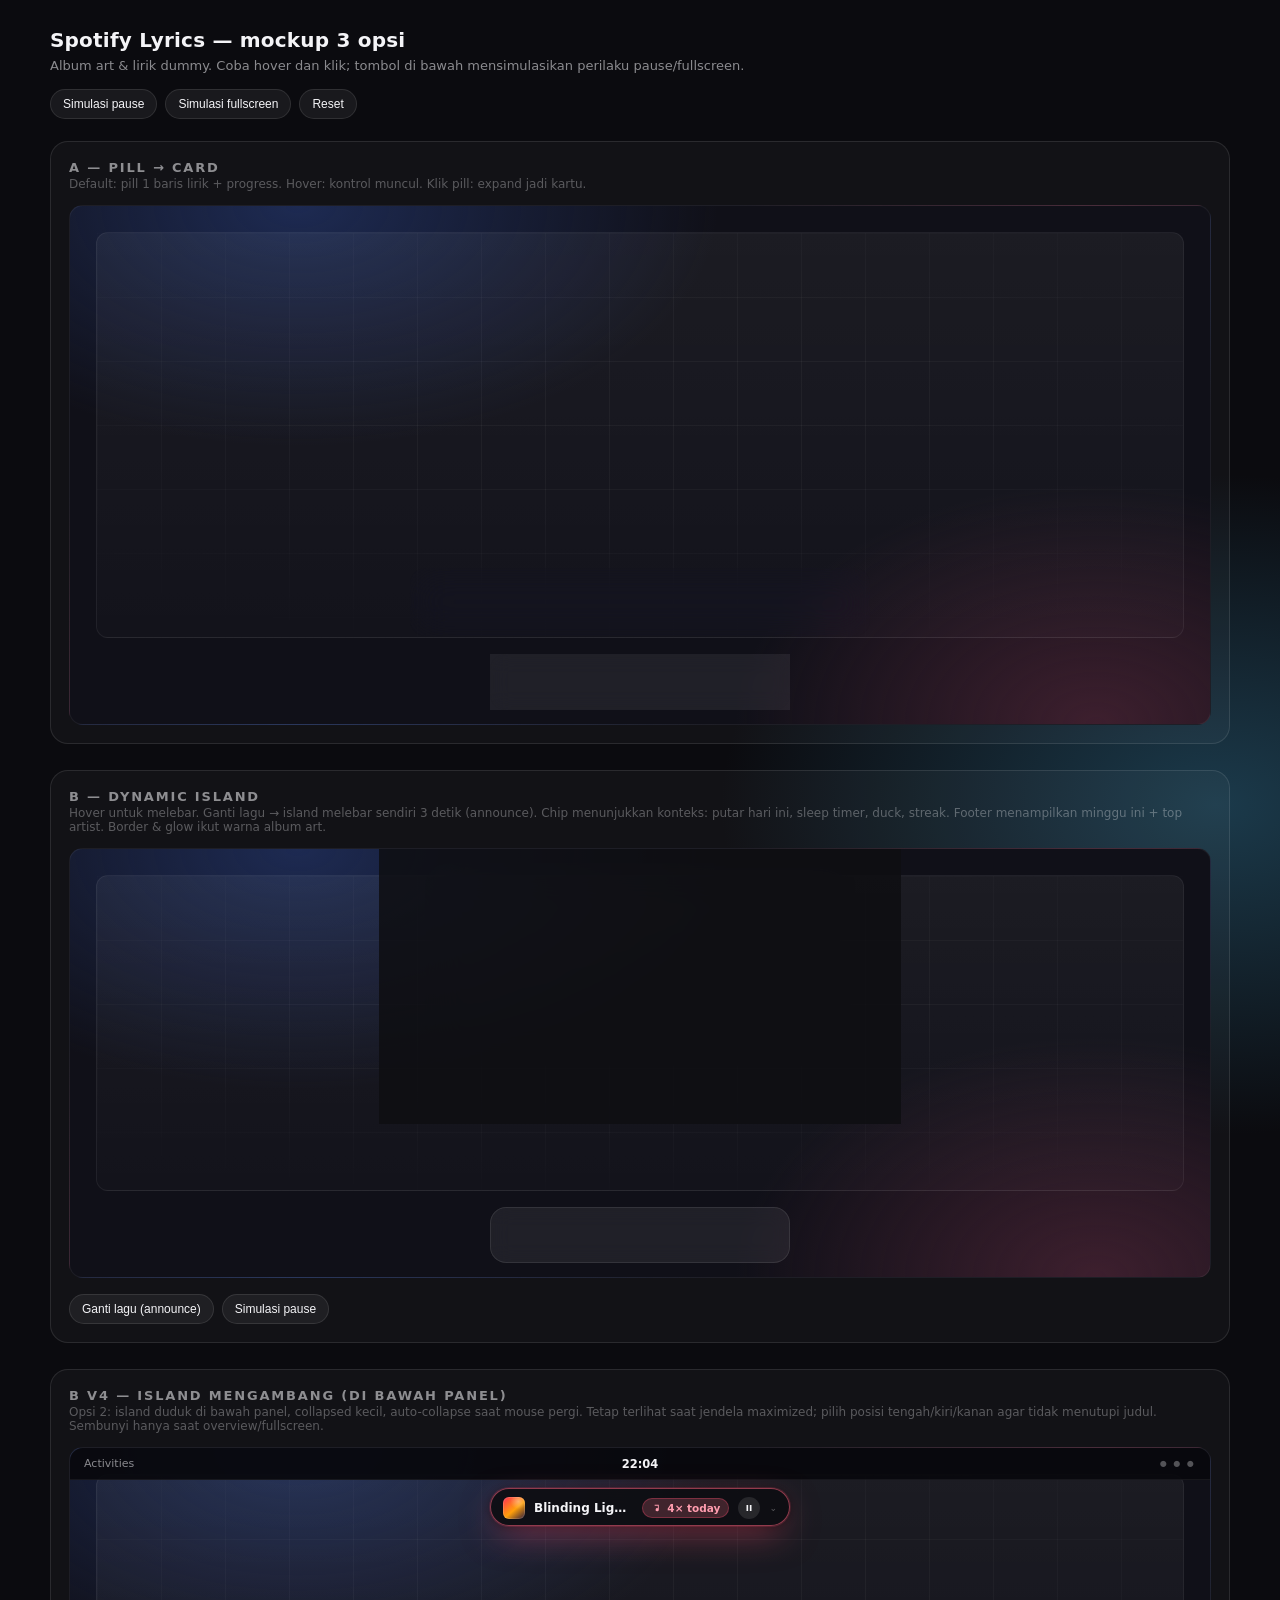
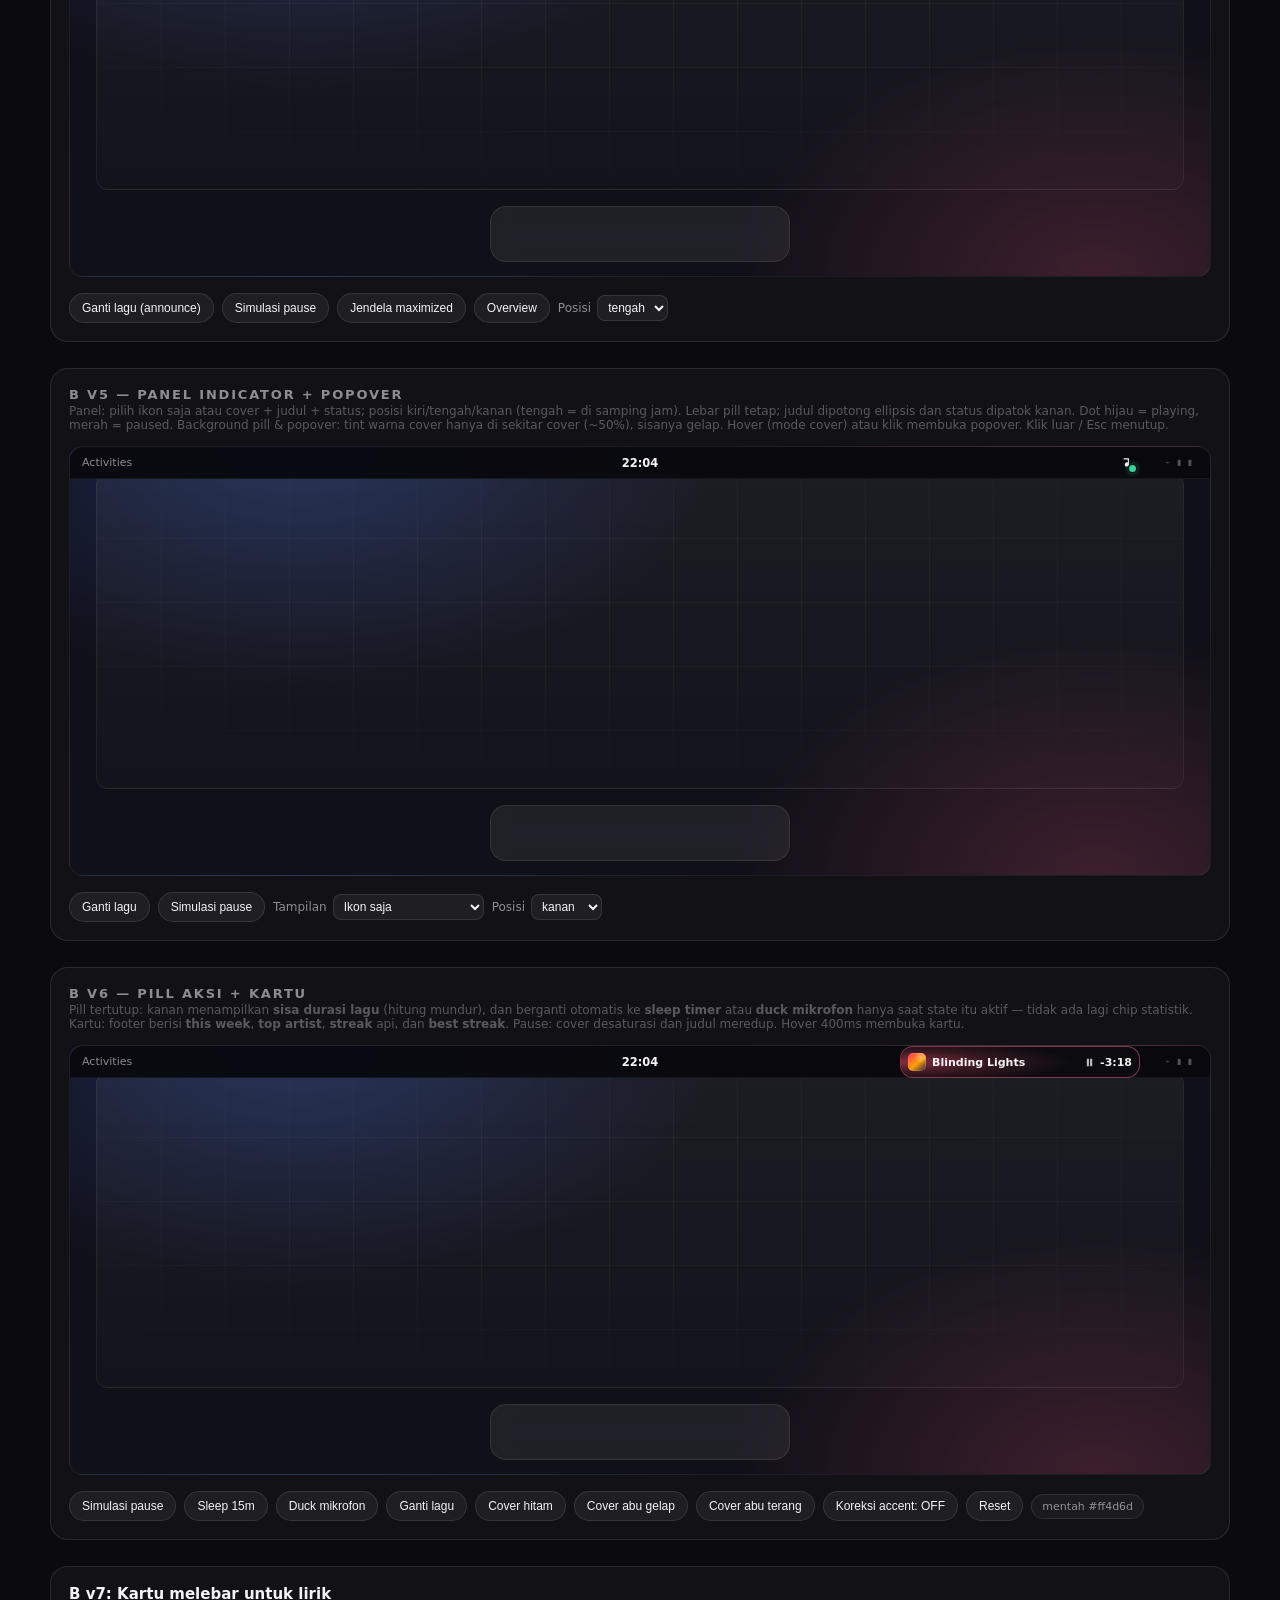
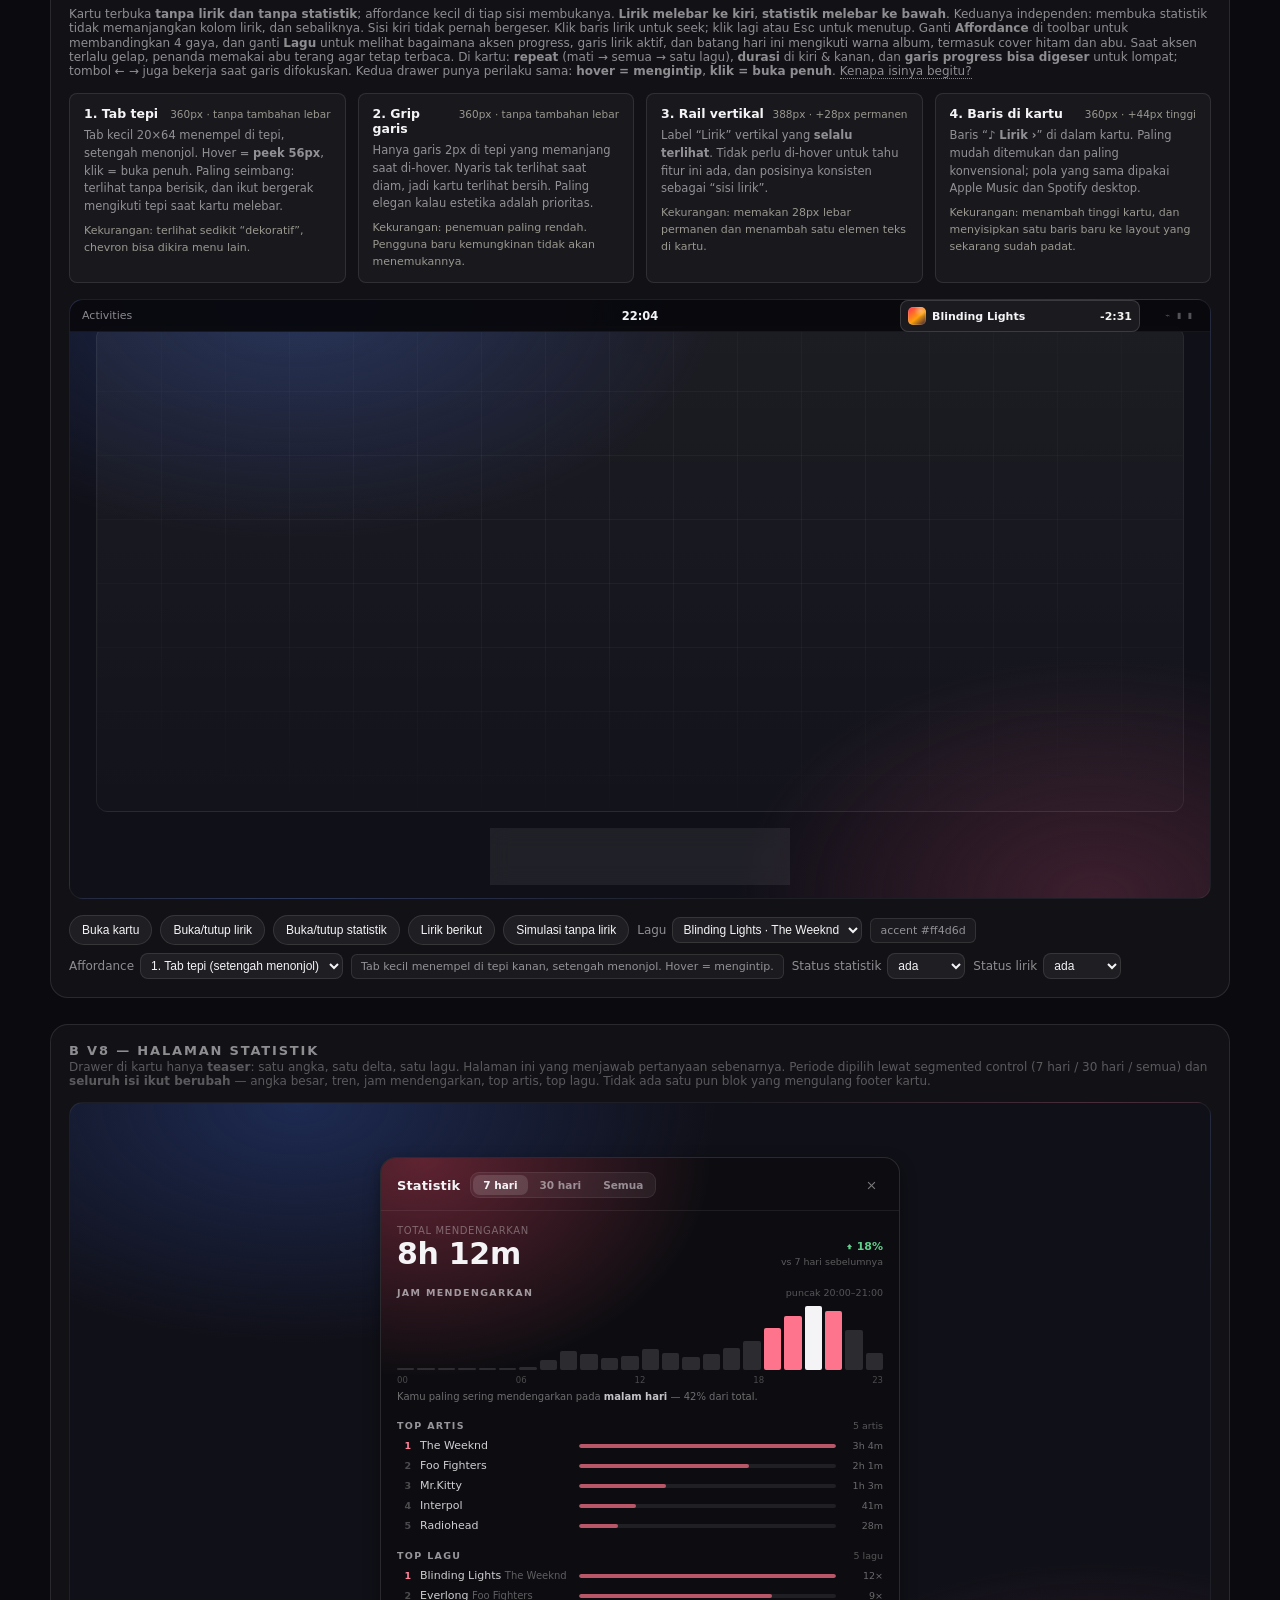
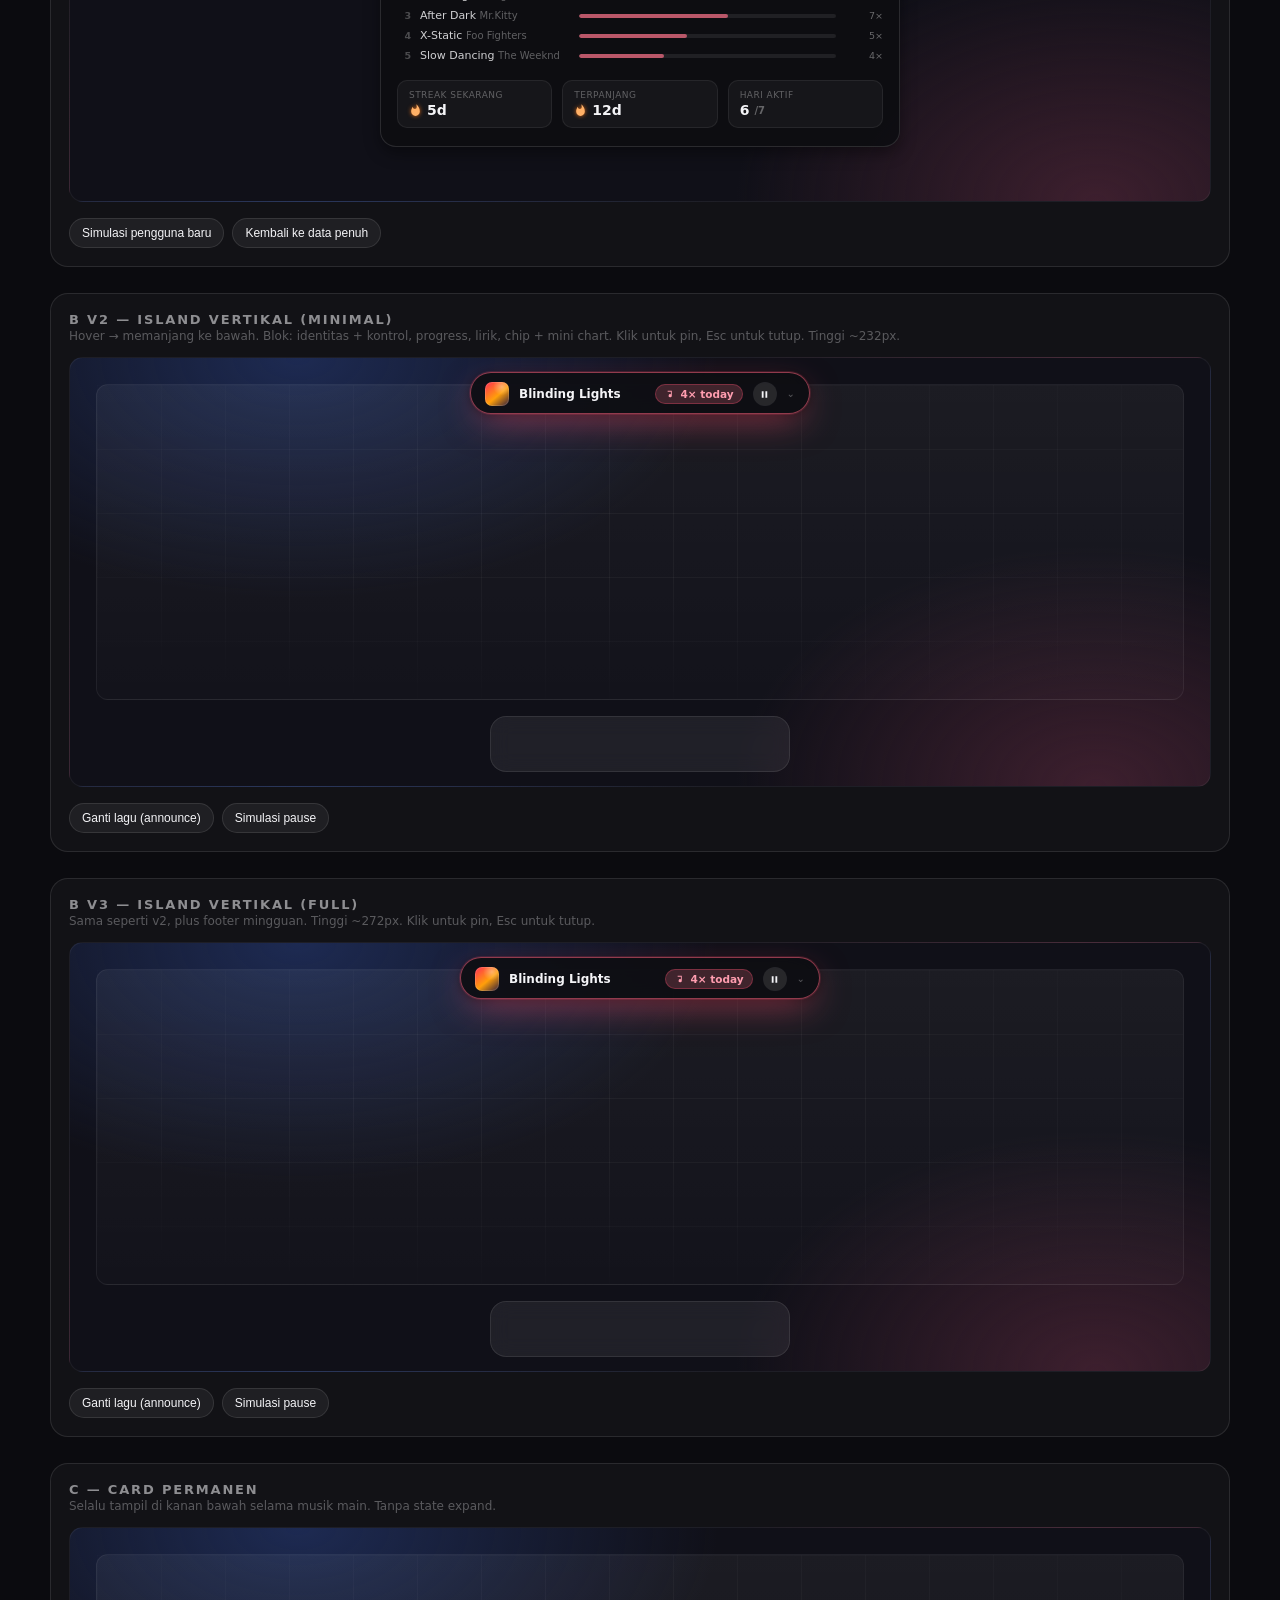
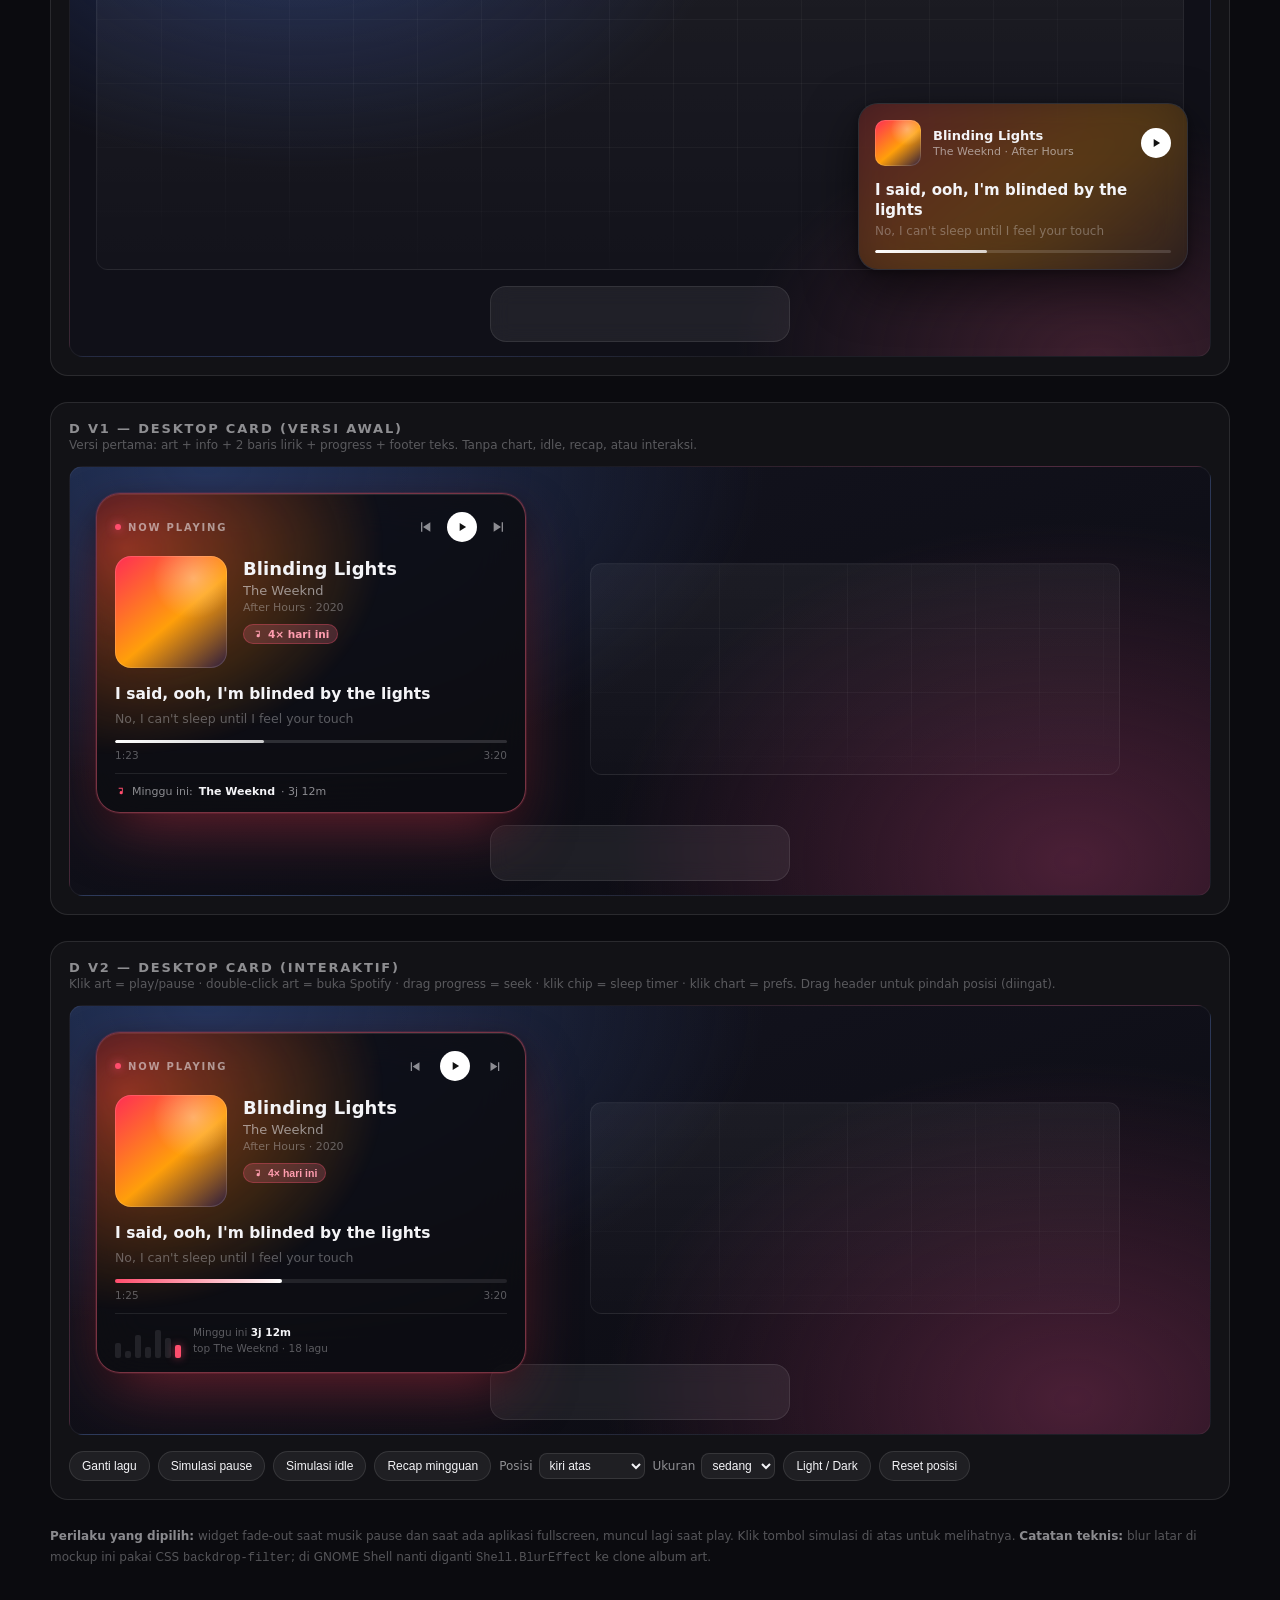
<file: docs/mockup/index.html>
<!DOCTYPE html>
<html lang="id">
<head>
<meta charset="utf-8">
<meta name="viewport" content="width=device-width,initial-scale=1">
<title>Spotify Lyrics — Mockup</title>
<style>
  :root{
    --text:#f4f4f7;
    --dim:rgba(244,244,247,.55);
    --faint:rgba(244,244,247,.32);
    --line:rgba(255,255,255,.10);
    --accent:#ff4d6d;
    --art:linear-gradient(140deg,#ff2d55 0%,#ff9f0a 55%,#2b1b3d 100%);
    --radius:22px;
    --shadow:0 18px 50px rgba(0,0,0,.55), 0 2px 8px rgba(0,0,0,.35);
  }
  *{box-sizing:border-box}
  html,body{margin:0}
  body{
    font-family:Cantarell,"Inter",system-ui,-apple-system,sans-serif;
    background:
      radial-gradient(1200px 700px at 15% -10%, #2a1f4d 0%, transparent 60%),
      radial-gradient(900px 600px at 95% 10%, #1b3a4b 0%, transparent 55%),
      radial-gradient(900px 900px at 50% 120%, #3a1b2b 0%, transparent 60%),
      #0b0b0f;
    color:var(--text);
    min-height:100vh;
    padding:28px 28px 80px;
  }
  header{max-width:1180px;margin:0 auto 22px}
  h1{font-size:20px;font-weight:700;margin:0 0 6px;letter-spacing:.2px}
  header p{margin:0;color:var(--dim);font-size:13px}
  .toolbar{display:flex;gap:8px;flex-wrap:wrap;margin:16px 0 0}
  .toolbar button{
    appearance:none;border:1px solid var(--line);background:rgba(255,255,255,.06);
    color:var(--text);padding:7px 12px;border-radius:999px;font-size:12px;
    cursor:pointer;transition:background .15s,border-color .15s;
  }
  .toolbar button:hover{background:rgba(255,255,255,.11)}
  .toolbar button.on{background:rgba(255,77,109,.18);border-color:rgba(255,77,109,.5)}
  main{max-width:1180px;margin:0 auto;display:grid;gap:26px}

  .demo{background:rgba(255,255,255,.03);border:1px solid var(--line);border-radius:18px;padding:18px}
  .demo h2{font-size:13px;text-transform:uppercase;letter-spacing:.14em;color:var(--dim);margin:0 0 2px}
  .demo .hint{font-size:12px;color:var(--faint);margin:0 0 14px}

  .stage{
    position:relative;height:430px;border-radius:14px;overflow:hidden;
    background:
      radial-gradient(700px 400px at 20% 0%, #1d2a52 0%, transparent 60%),
      radial-gradient(600px 400px at 90% 100%, #3d1f2e 0%, transparent 60%),
      #101018;
    border:1px solid rgba(255,255,255,.06);
  }
  .stage.tall{height:520px}
  .fakewindow{
    position:absolute;inset:26px 26px 86px;border-radius:12px;
    background:linear-gradient(180deg,rgba(255,255,255,.05),rgba(255,255,255,.015));
    border:1px solid rgba(255,255,255,.06);
  }
  .fakewindow::before{
    content:"";position:absolute;inset:0;
    background:
      linear-gradient(90deg,rgba(255,255,255,.04) 1px,transparent 1px) 0 0/64px 64px,
      linear-gradient(rgba(255,255,255,.04) 1px,transparent 1px) 0 0/64px 64px;
    mask-image:radial-gradient(80% 70% at 50% 40%,#000 30%,transparent 100%);
  }
  .dock{
    position:absolute;left:50%;bottom:14px;transform:translateX(-50%);
    width:300px;height:56px;border-radius:16px;
    background:rgba(255,255,255,.07);border:1px solid rgba(255,255,255,.09);
    backdrop-filter:blur(10px);
  }

  .widget{
    transition:opacity .25s ease, transform .25s cubic-bezier(.2,.7,.3,1);
  }
  body.paused .widget, body.fullscreen .widget{opacity:0;transform:translateY(10px) scale(.98);pointer-events:none}

  .art{
    background:var(--art);border-radius:10px;flex:0 0 auto;
    box-shadow:inset 0 0 0 1px rgba(255,255,255,.14);
    position:relative;overflow:hidden;
  }
  .art::after{
    content:"";position:absolute;inset:0;
    background:radial-gradient(60% 60% at 70% 20%,rgba(255,255,255,.35),transparent 60%);
  }

  .progress{position:relative;height:3px;border-radius:99px;background:rgba(255,255,255,.14);overflow:hidden}
  .progress i{
    position:absolute;inset:0 auto 0 0;width:38%;border-radius:99px;
    background:linear-gradient(90deg,#fff,rgba(255,255,255,.75));
    animation:play 32s linear infinite;
  }
  @keyframes play{from{width:4%}to{width:100%}}

  .lyric{transition:opacity .16s ease, transform .16s ease}
  .lyric.swap{opacity:0;transform:translateY(5px)}

  .ctl{display:flex;align-items:center;gap:14px;color:var(--dim)}
  .ctl svg{width:16px;height:16px;fill:currentColor}
  .ctl .play{width:30px;height:30px;border-radius:50%;display:grid;place-items:center;background:#fff;color:#111}

  /* ---------- A: pill -> card ---------- */
  .a-wrap{position:absolute;left:50%;bottom:88px;transform:translateX(-50%);width:460px}
  .pill{
    position:relative;display:flex;align-items:center;gap:12px;
    padding:12px 16px 14px;border-radius:16px;
    background:rgba(22,22,28,.72);
    border:1px solid rgba(255,255,255,.10);
    box-shadow:var(--shadow);
    backdrop-filter:blur(18px) saturate(140%);
    cursor:pointer;
    transition:border-color .18s, background .18s;
  }
  .pill:hover{border-color:rgba(255,255,255,.22);background:rgba(26,26,33,.82)}
  .pill .art{width:40px;height:40px}
  .pill .body{flex:1;min-width:0}
  .pill .lyric{font-size:14px;font-weight:600;white-space:nowrap;overflow:hidden;text-overflow:ellipsis}
  .pill .meta{font-size:11px;color:var(--dim);margin-top:2px;white-space:nowrap;overflow:hidden;text-overflow:ellipsis}
  .pill .ctl{opacity:0;transform:translateX(6px);transition:opacity .18s,transform .18s;margin-left:4px}
  .pill:hover .ctl{opacity:1;transform:none}
  .pill .progress{position:absolute;left:14px;right:14px;bottom:7px}

  .card{
    position:absolute;left:0;right:0;bottom:0;
    padding:20px 20px 18px;border-radius:var(--radius);
    background:rgba(18,18,24,.78);
    border:1px solid rgba(255,255,255,.12);
    box-shadow:var(--shadow);
    backdrop-filter:blur(22px) saturate(150%);
    opacity:0;transform:translateY(10px) scale(.985);
    pointer-events:none;
    transition:opacity .22s ease,transform .22s cubic-bezier(.2,.7,.3,1);
    overflow:hidden;
  }
  .card::before{
    content:"";position:absolute;inset:-40px;background:var(--art);filter:blur(40px) saturate(120%);opacity:.32;z-index:-1;
  }
  .a-wrap.open .card{opacity:1;transform:none;pointer-events:auto}
  .a-wrap.open .pill{opacity:0;pointer-events:none;transform:translateY(6px)}

  .card .top{display:flex;gap:14px;align-items:center}
  .card .top .art{width:56px;height:56px;border-radius:12px}
  .card .titles{flex:1;min-width:0}
  .card .title{font-size:15px;font-weight:700;letter-spacing:.1px}
  .card .sub{font-size:12px;color:var(--dim);margin-top:3px}
  .card .close{
    width:28px;height:28px;border-radius:50%;display:grid;place-items:center;
    background:rgba(255,255,255,.08);color:var(--dim);cursor:pointer;border:0;font-size:14px;
  }
  .card .close:hover{background:rgba(255,255,255,.16);color:#fff}

  .card .lines{margin:18px 0 16px;display:grid;gap:8px;min-height:86px;align-content:center}
  .card .l-prev,.card .l-next{font-size:14px;color:var(--faint);transition:opacity .16s}
  .card .l-cur{font-size:21px;font-weight:700;letter-spacing:.1px;line-height:1.25;transition:opacity .16s,transform .16s}

  /* ---------- B: island ---------- */
  .b-island{
    position:absolute;left:50%;top:14px;transform:translateX(-50%);
    display:flex;align-items:flex-start;gap:10px;
    padding:8px 14px;border-radius:999px;
    background:rgba(14,14,18,.86);
    border:1px solid color-mix(in srgb, var(--accent) 48%, rgba(255,255,255,.12));
    box-shadow:
      0 0 0 1px color-mix(in srgb, var(--accent) 16%, transparent),
      0 12px 36px -8px color-mix(in srgb, var(--accent) 55%, transparent),
      0 2px 10px rgba(0,0,0,.5);
    backdrop-filter:blur(18px);
    cursor:pointer;overflow:hidden;
    transition:width .32s cubic-bezier(.2,.8,.25,1),border-radius .32s,padding .32s,box-shadow .6s;
    width:302px;
  }
  .b-island .collapsed-part{display:flex;align-items:center;gap:10px;width:100%}
  .b-island .art{width:24px;height:24px;border-radius:7px}
  .b-island .mini{font-size:12px;font-weight:600;white-space:nowrap;overflow:hidden;text-overflow:ellipsis;flex:1}
  .b-island.announce .art{animation:pulse 1.4s ease-in-out infinite}
  @keyframes pulse{50%{transform:scale(1.07)}}

  .chip{
    display:inline-flex;align-items:center;gap:5px;
    padding:3px 8px;border-radius:999px;
    background:color-mix(in srgb, var(--accent) 16%, rgba(255,255,255,.06));
    border:1px solid color-mix(in srgb, var(--accent) 32%, transparent);
    color:color-mix(in srgb, var(--accent) 55%, #fff);
    font-size:10.5px;font-weight:600;white-space:nowrap;
    transition:opacity .18s;
  }
  .chip.swap{opacity:0}
  .chip .ico{width:11px;height:11px;fill:currentColor;flex:0 0 auto}

  .b-island .exp{display:none;width:100%}
  .b-island.open{width:430px;border-radius:24px;padding:16px 18px}
  .b-island.open .collapsed-part{display:none}
  .b-island.open .exp{display:block}
  .b-island .exp .row{display:flex;align-items:center;gap:12px}
  .b-island .exp .art{width:44px;height:44px;border-radius:11px}
  .b-island .exp .title{font-size:14px;font-weight:700}
  .b-island .exp .sub{font-size:11px;color:var(--dim);margin-top:2px}
  .b-island .exp .chiprow{margin-top:11px}
  .b-island .exp .l-cur{font-size:16px;font-weight:700;margin-top:10px}
  .b-island .exp .l-next{font-size:12px;color:var(--faint);margin-top:4px}
  .b-island .exp .progress{margin-top:12px}




  /* ---------- B v4: floating island below panel ---------- */
  .b4-panel{
    position:absolute;top:0;left:0;right:0;height:32px;z-index:1;
    display:flex;align-items:center;justify-content:space-between;
    padding:0 14px;font-size:11px;color:var(--dim);
    background:rgba(8,8,12,.92);border-bottom:1px solid rgba(255,255,255,.06);
  }
  .b4-clock{position:absolute;left:50%;transform:translateX(-50%);font-size:11.5px;font-weight:600;color:var(--text)}
  .b4-status{letter-spacing:2px;font-size:8px;color:var(--faint)}
  .b4-island{
    position:absolute;left:50%;top:40px;transform:translateX(-50%);
    width:300px;height:38px;padding:7px 12px;border-radius:999px;z-index:2;
    display:flex;flex-direction:column;overflow:hidden;
    background:rgba(14,14,18,.90);
    border:1px solid color-mix(in srgb, var(--accent) 48%, rgba(255,255,255,.12));
    box-shadow:
      0 0 0 1px color-mix(in srgb, var(--accent) 16%, transparent),
      0 12px 36px -8px color-mix(in srgb, var(--accent) 55%, transparent),
      0 2px 10px rgba(0,0,0,.5);
    backdrop-filter:blur(18px);cursor:pointer;
    transition:width .3s cubic-bezier(.2,.8,.25,1),height .3s cubic-bezier(.2,.8,.25,1),
      border-radius .3s,padding .3s,opacity .25s ease,transform .25s cubic-bezier(.2,.7,.3,1);
  }
  .b4-island.pos-left{left:14px;transform:none}
  .b4-island.pos-right{left:auto;right:14px;transform:none}
  .b4-island:hover{border-color:color-mix(in srgb, var(--accent) 62%, rgba(255,255,255,.14))}
  .b4-island.open{width:430px;height:220px;padding:16px 18px;border-radius:24px}
  .b4-island.pinned{border-color:color-mix(in srgb, var(--accent) 72%, transparent)}
  .b4-collapsed{display:flex;align-items:center;gap:9px;height:24px;flex:0 0 auto}
  .b4-island.open .b4-collapsed{display:none}
  .b4-island .art{width:22px;height:22px;border-radius:6px}
  .b4-mini{font-size:12px;font-weight:600;white-space:nowrap;overflow:hidden;text-overflow:ellipsis;flex:1}
  .b4-play{
    width:22px;height:22px;border-radius:50%;border:0;padding:0;flex:0 0 auto;
    display:grid;place-items:center;background:rgba(255,255,255,.10);color:var(--text);cursor:pointer;
  }
  .b4-play:hover{background:rgba(255,255,255,.18)}
  .b4-play svg{width:10px;height:10px;fill:currentColor}
  .b4-caret{font-size:9px;color:var(--faint);line-height:1;flex:0 0 auto}
  .b4-exp{display:none;flex-direction:column;flex:1;min-height:0}
  .b4-island.open .b4-exp{display:flex}
  .b4-row{display:flex;align-items:center;gap:12px;flex:0 0 auto}
  .b4-row .art{width:48px;height:48px;border-radius:11px}
  .b4-titles{flex:1;min-width:0}
  .b4-title{font-size:14px;font-weight:700}
  .b4-sub{font-size:11px;color:var(--dim);margin-top:2px;white-space:nowrap;overflow:hidden;text-overflow:ellipsis}
  .b4-row .ctl{gap:12px}
  .b4-row .ctl svg{width:15px;height:15px}
  .b4-row .ctl .play{border:0;padding:0;cursor:pointer;font:inherit}
  .b4-chiprow{margin-top:10px}
  .b4-lyrics{margin-top:10px;flex:0 0 auto}
  .b4-l-cur{font-size:15px;font-weight:700;line-height:1.3;white-space:nowrap;overflow:hidden;text-overflow:ellipsis}
  .b4-l-next{font-size:11.5px;color:var(--faint);margin-top:4px;white-space:nowrap;overflow:hidden;text-overflow:ellipsis}
  .b4-island .progress{margin-top:12px;flex:0 0 auto}
  .b4-island .b-foot{margin-top:10px}
  body.paused .b4-island,body.fullscreen .b4-island{
    opacity:0;pointer-events:none;
  }
  body.b4-overview .b4-island{
    opacity:0;pointer-events:none;
  }
  body.b4-max .b4-stage .fakewindow{inset:36px 12px 80px}
  .b4-ov{
    position:absolute;inset:0;display:none;place-items:center;z-index:3;
    background:rgba(8,8,12,.72);backdrop-filter:blur(2px);
    font-size:13px;letter-spacing:.22em;text-transform:uppercase;color:var(--dim);
  }
  .b4-ov.show{display:grid}


  /* ---------- B v5: panel indicator + popover ---------- */
  .b5-panel{
    position:absolute;top:0;left:0;right:0;height:32px;z-index:1;
    display:flex;align-items:center;justify-content:space-between;
    padding:0 12px;font-size:11px;color:var(--dim);
    background:rgba(8,8,12,.92);border-bottom:1px solid rgba(255,255,255,.06);
  }
  .b5-clock{position:absolute;left:50%;transform:translateX(-50%);font-size:11.5px;font-weight:600;color:var(--text)}
  .b5-right{display:flex;align-items:center;gap:6px}
  .b5-sys{font-size:8px;letter-spacing:2px;color:var(--faint);margin-right:4px}
  .b5-ind{
    position:absolute;top:4px;display:flex;align-items:center;justify-content:center;
    width:28px;height:24px;border:0;border-radius:999px;padding:0;
    background:transparent;color:var(--text);cursor:pointer;
    transition:left .2s ease,right .2s ease,width .2s ease,background .15s;
  }
  .b5-ind.pos-left{left:84px;right:auto}
  .b5-ind.pos-center{left:calc(50% + 26px);right:auto}
  .b5-ind.pos-right{right:70px;left:auto}
  .b5-ind:hover{background:rgba(255,255,255,.12)}
  .b5-ind[aria-expanded="true"]{background:rgba(255,255,255,.12)}
  .b5-ind.mode-pill:hover,.b5-ind.mode-pill[aria-expanded="true"]{
    background:rgba(13,13,18,.88);box-shadow:0 0 0 1px rgba(255,255,255,.10);
  }
  .b5-icon-wrap{position:relative;display:flex;align-items:center;justify-content:center}
  .b5-ind-icon{width:14px;height:14px;fill:currentColor}
  .b5-badge{
    position:absolute;right:-3px;bottom:-2px;width:8px;height:8px;border-radius:50%;
    background:#34d399;
    box-shadow:
      0 0 0 1px rgba(8,8,12,.85),
      0 0 6px rgba(52,211,153,.80);
    transition:background .18s ease,box-shadow .18s ease;
  }
  body.paused .b5-badge{
    background:#ff5a5f;
    box-shadow:
      0 0 0 1px rgba(8,8,12,.80),
      0 0 5px rgba(255,90,95,.75);
  }
  .b5-icon-wrap .b5-badge{width:7px;height:7px;right:-3px;bottom:-2px}
  .b5-ind.b5-flash .b5-badge{animation:pulse 1s ease-in-out 2}
  .b5-inline{display:none;flex:1;align-items:center;gap:6px;min-width:0;position:relative;z-index:1}
  .b5-ind.mode-pill{
    top:3px;width:240px;height:26px;padding:0 10px;isolation:isolate;overflow:hidden;
    justify-content:flex-start;background:rgba(13,13,18,.88);
  }
  .b5-ind.mode-pill::after{
    content:"";position:absolute;inset:-8px;z-index:-1;border-radius:inherit;
    background:var(--art);filter:blur(14px) saturate(1.2);opacity:.50;
    -webkit-mask-image:radial-gradient(55% 130% at 8% 50%, #000 0%, transparent 62%);
    mask-image:radial-gradient(55% 130% at 8% 50%, #000 0%, transparent 62%);
  }
  .b5-ind.mode-pill:hover,.b5-ind.mode-pill[aria-expanded="true"]{background:rgba(255,255,255,.13)}
  .b5-ind.mode-pill .b5-icon-wrap{display:none}
  .b5-ind.mode-pill .b5-inline{display:flex}
  .b5-inline .art{position:relative;width:18px;height:18px;border-radius:5px;overflow:visible}
  .b5-inline .art::after{border-radius:5px}
  .b5-inline .art .b5-badge{z-index:2}
  .b5-mini{
    flex:0 0 116px;width:116px;font-size:11px;font-weight:600;
    white-space:nowrap;overflow:hidden;text-overflow:ellipsis;
  }
  .b5-ind.mode-pill .chip{
    flex:0 0 auto;max-width:72px;font-size:9px;padding:2px 7px;margin-left:auto;
    white-space:nowrap;overflow:hidden;text-overflow:ellipsis;
  }
  .b5-ind.mode-pill .chip .ico{width:9px;height:9px}
  .b5-ind.mode-pill.b5-flash{box-shadow:0 0 0 2px color-mix(in srgb, var(--accent) 55%, transparent)}
  .b5-pop{
    position:absolute;top:38px;right:12px;width:360px;padding:16px;border-radius:18px;
    background:rgba(13,13,18,.88);isolation:isolate;
    border:1px solid color-mix(in srgb, var(--accent) 40%, rgba(255,255,255,.12));
    box-shadow:
      0 18px 44px -10px color-mix(in srgb, var(--accent) 45%, rgba(0,0,0,.6)),
      0 2px 10px rgba(0,0,0,.5);
    backdrop-filter:blur(20px);z-index:3;
    opacity:0;transform:translateY(-6px) scale(.985);transform-origin:top right;
    pointer-events:none;transition:opacity .18s ease,transform .18s cubic-bezier(.2,.7,.3,1);
  }
  .b5-pop.open{opacity:1;transform:none;pointer-events:auto}
  .b5-pop::after{
    content:"";position:absolute;inset:0;z-index:-1;border-radius:inherit;
    background:var(--art);filter:blur(26px) saturate(1.2);opacity:.50;
    clip-path:inset(0 round 18px);
    -webkit-mask-image:radial-gradient(55% 55% at 11% 17%, #000 0%, transparent 64%);
    mask-image:radial-gradient(55% 55% at 11% 17%, #000 0%, transparent 64%);
  }
  .b5-pop.pop-left{left:12px;right:auto}
  .b5-pop.pop-center{
    left:50%;right:auto;transform:translateX(-50%) translateY(-6px) scale(.985);
    transform-origin:top center;
  }
  .b5-pop.pop-center.open{transform:translateX(-50%)}
  .b5-pop::before{
    content:"";position:absolute;top:-6px;left:var(--arrow-x, 22px);right:auto;width:10px;height:10px;
    background:rgba(13,13,18,.88);
    border-left:1px solid color-mix(in srgb, var(--accent) 40%, rgba(255,255,255,.12));
    border-top:1px solid color-mix(in srgb, var(--accent) 40%, rgba(255,255,255,.12));
    transform:rotate(45deg);border-radius:2px 0 0 0;
  }
  .b5-row{display:flex;align-items:center;gap:12px}
  .b5-row .art{width:48px;height:48px;border-radius:11px}
  .b5-titles{flex:1;min-width:0}
  .b5-title{font-size:14px;font-weight:700}
  .b5-sub{font-size:11px;color:var(--dim);margin-top:2px;white-space:nowrap;overflow:hidden;text-overflow:ellipsis}
  .b5-row .ctl{gap:12px}
  .b5-row .ctl svg{width:15px;height:15px}
  .b5-row .ctl .play{border:0;padding:0;cursor:pointer;font:inherit}
  .b5-chiprow{margin-top:10px}
  .b5-lyrics{margin-top:10px}
  .b5-lyrics .l-cur{font-size:15px;font-weight:700;line-height:1.3;white-space:nowrap;overflow:hidden;text-overflow:ellipsis}
  .b5-lyrics .l-next{font-size:11.5px;color:var(--faint);margin-top:4px;white-space:nowrap;overflow:hidden;text-overflow:ellipsis}
  .b5-pop .progress{margin-top:12px}
  .b5-pop .b-foot{margin-top:10px}

  /* ---------- B v6: action slot (play/pause ⇄ state) ---------- */
  .v6-panel{
    position:absolute;top:0;left:0;right:0;height:32px;z-index:1;
    display:flex;align-items:center;justify-content:space-between;
    padding:0 12px;font-size:11px;color:var(--dim);
    background:rgba(8,8,12,.92);border-bottom:1px solid rgba(255,255,255,.06);
  }
  .v6-clock{position:absolute;left:50%;transform:translateX(-50%);font-size:11.5px;font-weight:600;color:var(--text)}
  .v6-sys{font-size:8px;letter-spacing:2px;color:var(--faint);margin-right:4px}

  .v6-ind{
    position:absolute;top:0;right:70px;height:32px;width:240px;box-sizing:border-box;
    display:flex;align-items:center;gap:6px;padding:0 6px 0 7px;
    border:1px solid color-mix(in srgb,var(--accent) 42%, rgba(255,255,255,.12));
    border-radius:13px;background:rgba(13,13,18,.88);color:var(--text);
    font:inherit;text-align:left;cursor:pointer;overflow:hidden;isolation:isolate;
    transition:border-color .2s ease,box-shadow .2s ease;
  }
  .v6-ind::after{
    content:"";position:absolute;inset:0;z-index:-1;border-radius:inherit;
    background:radial-gradient(130% 130% at 0% 50%,
      color-mix(in srgb,var(--accent) 50%, transparent) 0%,
      color-mix(in srgb,var(--accent) 16%, transparent) 30%,
      transparent 55%);
  }
  .v6-ind:hover{border-color:color-mix(in srgb,var(--accent) 62%, rgba(255,255,255,.14))}
  .v6-ind[aria-expanded="true"]{box-shadow:0 0 0 2px color-mix(in srgb,var(--accent) 45%, transparent)}
  .v6-ind:focus-visible{outline:2px solid color-mix(in srgb,var(--accent) 70%, #fff);outline-offset:2px}

  .v6-ind .art{width:18px;height:18px;border-radius:5px;transition:filter .2s ease}
  .v6-mini{
    flex:0 0 116px;width:116px;font-size:11px;font-weight:600;
    white-space:nowrap;overflow:hidden;text-overflow:ellipsis;
    transition:color .2s ease;
  }

  .v6-slot{
    margin-left:auto;flex:0 0 auto;display:flex;align-items:center;justify-content:center;gap:4px;
    height:24px;min-width:24px;padding:0 6px;
    border:1px solid transparent;border-radius:999px;background:transparent;
    color:rgba(255,255,255,.72);font:inherit;cursor:pointer;
    transition:background .15s ease,color .15s ease,border-color .15s ease;
  }
  .v6-slot:hover{background:rgba(255,255,255,.14);color:#fff}
  .v6-slot:focus-visible{outline:2px solid color-mix(in srgb,var(--accent) 70%, #fff);outline-offset:1px}
  .v6-slot svg{width:13px;height:13px;fill:currentColor;flex:0 0 auto}
  .v6-slot .v6-slot-text{
    font-size:11px;font-weight:600;font-variant-numeric:tabular-nums;
    letter-spacing:0;white-space:nowrap;
    transition:opacity .15s ease;
  }
  .v6-slot.is-action{
    width:auto;padding:0;border-color:transparent;background:transparent;cursor:default;
  }
  /* Countdown matches the title: 11px / 600, so the pill reads as one line. */
  .v6-slot.is-action .v6-slot-text{
    color:#f4f2ef;font-weight:600;font-size:11px;letter-spacing:0;
  }
  .v6-ind.is-paused .v6-slot.is-action .v6-slot-text{color:rgba(244,242,239,.55)}
  .v6-ind.is-paused .v6-slot.is-state svg{opacity:.55}
  .v6-slot.swap .v6-slot-text{opacity:0}
  .v6-slot.is-state{
    border-color:color-mix(in srgb,var(--accent) 55%, transparent);
    background:color-mix(in srgb,var(--accent) 18%, transparent);
    box-shadow:0 0 0 1px rgba(8,8,12,.55);
  }
  .v6-slot.is-state svg{filter:drop-shadow(0 0 2px rgba(8,8,12,.75))}
  .v6-slot.is-state .v6-slot-text{color:#f4f2ef;font-size:11px;font-weight:600;letter-spacing:0}

  .v6-ind.is-paused .art{filter:saturate(.35) brightness(.85)}
  .v6-ind.is-paused .v6-mini{color:rgba(244,242,239,.58)}
  .v6-ind.is-paused{border-color:color-mix(in srgb,var(--accent) 22%, rgba(255,255,255,.10))}

  .v6-pop{
    position:absolute;top:38px;right:12px;width:360px;padding:16px;border-radius:18px;
    background:rgba(13,13,18,.88);isolation:isolate;
    border:1px solid color-mix(in srgb,var(--accent) 40%, rgba(255,255,255,.12));
    box-shadow:
      0 18px 44px -10px color-mix(in srgb,var(--accent) 45%, rgba(0,0,0,.6)),
      0 2px 10px rgba(0,0,0,.5);
    backdrop-filter:blur(20px);z-index:3;
    opacity:0;transform:translateY(-6px) scale(.985);transform-origin:top right;
    pointer-events:none;
    transition:opacity .18s ease,transform .18s cubic-bezier(.2,.7,.3,1);
  }
  .v6-pop.open{opacity:1;transform:none;pointer-events:auto}
  .v6-pop::after{
    content:"";position:absolute;inset:0;z-index:-1;border-radius:inherit;
    background:radial-gradient(90% 90% at 11% 17%,
      color-mix(in srgb,var(--accent) 50%, transparent) 0%,
      color-mix(in srgb,var(--accent) 16%, transparent) 45%,
      transparent 100%);
    clip-path:inset(0 round 18px);
  }
  .v6-pop::before{
    content:"";position:absolute;top:-6px;left:var(--arrow-x,22px);width:10px;height:10px;
    background:rgba(13,13,18,.88);
    border-left:1px solid color-mix(in srgb,var(--accent) 40%, rgba(255,255,255,.12));
    border-top:1px solid color-mix(in srgb,var(--accent) 40%, rgba(255,255,255,.12));
    transform:rotate(45deg);border-radius:2px 0 0 0;
  }
  .v6-pop .v6-row{display:flex;align-items:center;gap:12px}
  .v6-pop .v6-row .art{width:64px;height:64px;border-radius:14px}
  .v6-titles{flex:1;min-width:0}
  .v6-title{font-size:14px;font-weight:700}
  .v6-sub{font-size:11px;color:var(--dim);margin-top:2px;white-space:nowrap;overflow:hidden;text-overflow:ellipsis}
  .v6-pop .ctl{gap:12px}
  .v6-pop .ctl svg{width:15px;height:15px}
  .v6-pop .ctl .play{border:0;padding:0;cursor:pointer;font:inherit}
  .v6-lyrics{margin-top:10px}
  .v6-lyrics .l-cur{font-size:15px;font-weight:700;line-height:1.3;white-space:nowrap;overflow:hidden;text-overflow:ellipsis}
  .v6-lyrics .l-next{font-size:11.5px;color:var(--faint);margin-top:4px;white-space:nowrap;overflow:hidden;text-overflow:ellipsis}
  .v6-pop .progress{margin-top:12px}
  /* One type scale for the whole footer: 11px / 14px icons everywhere.
     Hierarchy comes from colour contrast, not from different sizes. */
  .v6-foot{
    display:flex;align-items:center;gap:6px;margin-top:10px;padding-top:9px;
    border-top:1px solid rgba(255,255,255,.10);
    font-size:11px;line-height:14px;color:rgba(255,255,255,.48);
    font-variant-numeric:tabular-nums;
  }
  .v6-foot .v6-foot-ico{
    width:14px;height:14px;flex:0 0 auto;
    fill:color-mix(in srgb,var(--accent) 90%, #fff);
    filter:drop-shadow(0 0 2px color-mix(in srgb,var(--accent) 75%, transparent));
  }
  .v6-foot-text{white-space:nowrap;overflow:hidden;text-overflow:ellipsis}
  .v6-foot b{color:rgba(244,242,239,.88);font-weight:700}
  .v6-foot-stats{
    margin-left:auto;display:flex;align-items:center;gap:10px;flex:0 0 auto;
  }
  .v6-streak{display:flex;align-items:center;gap:4px;color:rgba(255,255,255,.62)}
  .v6-streak svg{
    width:14px;height:14px;flex:0 0 auto;
    fill:#ffb066;
    filter:drop-shadow(0 0 2px rgba(255,120,20,.95)) drop-shadow(0 0 6px rgba(255,80,0,.55));
  }
  .v6-streak b{color:#f4f2ef;font-weight:700}
  .v6-best{
    display:flex;align-items:center;gap:4px;
    padding-left:10px;border-left:1px solid rgba(255,255,255,.10);
    color:rgba(255,255,255,.40);
  }
  .v6-best b{color:rgba(255,255,255,.62);font-weight:700}

  .v6-accent-readout{
    align-self:center;font-size:11px;font-variant-numeric:tabular-nums;
    color:var(--dim);padding:5px 10px;border-radius:999px;
    border:1px solid var(--line);background:rgba(255,255,255,.04);
  }

  @media (prefers-reduced-motion: reduce){
    .v6-pop,.v6-ind,.v6-slot{transition-duration:0s}
  }

  /* v7 needs more room than the shared 430px stage: opening the stats drawer
     takes the card to ~441px, which used to be clipped by overflow:hidden. */
  .v7-stage{height:600px}

  /* ---------- B v7: card that widens to reveal lyrics ---------- */
  .v7-pop{
    --accent-ink:color-mix(in srgb,var(--accent) 82%, #fff);
    position:absolute;top:38px;right:12px;width:360px;
    padding:0;border-radius:12px;overflow:visible;isolation:isolate;
    border:1px solid rgba(255,255,255,.14);
    background:#1b1b1f;
    box-shadow:0 14px 34px rgba(0,0,0,.46),0 1px 3px rgba(0,0,0,.55);
    z-index:3;
    opacity:0;transform:translateY(-4px);transform-origin:top right;
    pointer-events:none;
    transition:opacity .16s ease,transform .16s cubic-bezier(.2,.7,.3,1),
               width .28s cubic-bezier(.2,.7,.3,1),border-color .2s ease;
  }
  .v7-pop.open{opacity:1;transform:none;pointer-events:auto}
  .v7-pop.accent-dark{--accent-ink:#c9c6bf}
  /* the popover itself grows; the left column keeps its 360px, so it never reflows */
  .v7-pop.peek{width:416px}
  .v7-pop.lyrics-open{width:660px}

  .v7-pop::before{
    content:"";position:absolute;top:-6px;right:var(--arrow-r,150px);left:auto;width:10px;height:10px;
    background:#1b1b1f;
    border-left:1px solid rgba(255,255,255,.14);
    border-top:1px solid rgba(255,255,255,.14);
    transform:rotate(45deg);border-radius:2px 0 0 0;
  }

  /* two columns: left card content (fixed) + lyrics (revealed) */
  .v7-cols{display:flex;align-items:stretch;border-radius:inherit;overflow:hidden}

  .v7-left{flex:0 0 360px;width:360px;padding:14px;box-sizing:border-box;
    display:flex;flex-direction:column}

  .v7-lyrics{
    flex:0 0 0;width:0;overflow:hidden;position:relative;
    border-left:1px solid rgba(255,255,255,0);
    transition:width .28s cubic-bezier(.2,.7,.3,1),opacity .16s ease,border-color .2s ease;
    opacity:0;
    background:rgba(255,255,255,.02);
  }
  .v7-pop.peek .v7-lyrics{
    flex-basis:56px;width:56px;opacity:.35;
    border-left-color:rgba(255,255,255,.08);
  }
  .v7-pop.lyrics-open .v7-lyrics{
    flex-basis:300px;width:300px;opacity:1;
    border-left-color:rgba(255,255,255,.10);
  }
  .v7-pop.lyrics-open .v7-cols{min-height:224px}

  .v7-lyrics-inner{
    position:absolute;top:0;left:0;width:300px;height:100%;
    padding:16px 18px;box-sizing:border-box;
    display:flex;flex-direction:column;justify-content:center;gap:2px;
    -webkit-mask-image:linear-gradient(180deg,transparent 0%,#000 14%,#000 86%,transparent 100%);
    mask-image:linear-gradient(180deg,transparent 0%,#000 14%,#000 86%,transparent 100%);
  }

  .v7-line{
    width:100%;padding:6px 8px;border:0;background:transparent;
    font:inherit;font-size:13px;line-height:1.45;color:#9a978f;text-align:left;
    display:-webkit-box;-webkit-line-clamp:2;-webkit-box-orient:vertical;
    overflow:hidden;flex:0 0 auto;
    cursor:pointer;border-radius:6px;
    transition:color .16s ease,background .16s ease,font-size .16s ease;
  }
  .v7-line:hover{color:#d6d3cc;background:rgba(255,255,255,.05)}
  .v7-line.near{color:#b3b0a9}
  .v7-line.active{
    font-size:15px;font-weight:700;color:#f2f0ec;
    background:rgba(255,255,255,.06);
    box-shadow:inset 2px 0 0 var(--accent-ink);
  }
  .v7-line.past{color:#8e8b85}
  .v7-line:focus{outline:2px solid #78aeff;outline-offset:-2px}

  .v7-empty{
    font-size:12px;line-height:1.5;color:#a8a59f;text-align:center;padding:0 12px;
  }
  .v7-empty-retry{
    display:inline;margin-left:4px;padding:0;border:0;background:none;
    color:#f2f0ec;font:inherit;font-weight:700;text-decoration:underline;
    text-underline-offset:2px;cursor:pointer;
  }
  .v7-empty-retry:focus-visible{outline:2px solid #78aeff;outline-offset:2px}

  /* edge tab: half outside the card, follows the right edge while widening */
  .v7-tab{
    position:absolute;top:50%;right:0;transform:translate(50%,-50%);
    width:20px;height:64px;padding:0;border:1px solid rgba(255,255,255,.16);
    border-radius:6px;background:#26262b;
    color:#c9c6bf;display:grid;place-items:center;cursor:pointer;
    transition:background .16s ease,color .16s ease,border-color .16s ease;
    z-index:4;
  }
  .v7-tab:hover{
    background:#303036;color:#f2f0ec;border-color:rgba(255,255,255,.30);
  }
  .v7-tab:focus-visible{
    outline:2px solid #78aeff;outline-offset:2px;
  }
  .v7-tab svg{width:13px;height:13px;fill:currentColor;transition:transform .24s cubic-bezier(.2,.7,.3,1)}
  .v7-pop.lyrics-open .v7-tab svg{transform:rotate(180deg)}
  .v7-pop.lyrics-open .v7-tab{
    background:#303036;
    border-color:rgba(255,255,255,.30);
  }
  /* the tab would be clipped by the popover's own stacking on the arrow side */
  .v7-pop .v7-tab{border-left-color:rgba(255,255,255,.16)}

  /* ===== variant: grip (thin seam at the edge, no icon) ===== */
  .v7-grip,.v7-rail,.v7-rowtoggle{display:none}

  .v7-pop.variant-grip .v7-tab{display:none}
  .v7-pop.variant-grip .v7-grip{display:grid}

  .v7-grip{
    position:absolute;top:50%;right:-4px;transform:translateY(-50%);
    width:14px;height:112px;padding:0;border:0;background:transparent;
    cursor:pointer;place-items:center;z-index:4;border-radius:6px;
  }
  .v7-grip::before{
    content:"";width:2px;height:40px;border-radius:2px;
    background:rgba(255,255,255,.28);
    transition:height .18s ease,background .18s ease;
  }
  .v7-grip:hover::before{height:64px;background:#f2f0ec}
  .v7-grip:focus-visible{outline:2px solid #78aeff;outline-offset:2px}
  .v7-pop.lyrics-open.variant-grip .v7-grip::before{
    background:rgba(255,255,255,.62);
  }

  /* ===== variant: rail (always-visible vertical label, costs 28px) ===== */
  .v7-pop.variant-rail .v7-tab{display:none}
  .v7-pop.variant-rail .v7-rail{display:flex}
  .v7-pop.variant-rail{width:388px}
  .v7-pop.variant-rail.lyrics-open{width:688px}
  .v7-pop.variant-rail.peek{width:388px}

  .v7-rail{
    flex:0 0 28px;width:28px;align-items:center;justify-content:center;
    padding:0;border:0;border-left:1px solid rgba(255,255,255,.10);
    background:rgba(255,255,255,.04);color:#a8a59f;
    cursor:pointer;order:1;
    transition:background .16s ease,color .16s ease,border-color .16s ease;
  }
  .v7-rail span{
    writing-mode:vertical-rl;transform:rotate(180deg);
    font-size:11px;font-weight:600;letter-spacing:.04em;
  }
  .v7-rail:hover{
    background:rgba(255,255,255,.09);
    color:#f2f0ec;border-left-color:rgba(255,255,255,.18);
  }
  .v7-rail:focus-visible{outline:2px solid #78aeff;outline-offset:-2px}
  .v7-pop.variant-rail .v7-lyrics{order:2}

  /* ===== stats drawer: expands downward, lyrics column unaffected ===== */
  .v7-statswrap{
    height:0;overflow:hidden;
    transition:height .26s cubic-bezier(.2,.7,.3,1);
  }
  /* hover peek: reveal just the header + week total, then close again */
  .v7-pop.stats-peek .v7-statswrap{height:76px}
  .v7-pop.stats-open .v7-statswrap{height:322px}
  .v7-pop.stats-open.data-alt .v7-statswrap{height:128px}

  .v7-stats{
    width:100%;box-sizing:border-box;padding:0 16px 16px;
    display:flex;flex-direction:column;gap:10px;
  }
  .v7-stats[hidden]{display:none}

  .v7-stats-head{
    display:flex;align-items:baseline;gap:8px;padding-top:12px;
    border-top:1px solid rgba(255,255,255,.10);
  }
  .v7-stats-head b{
    font-size:12px;font-weight:700;letter-spacing:0;
    color:#f2f0ec;
  }
  .v7-stats-head span{margin-left:auto;font-size:10.5px;color:#8e8b85}

  .v7-weektotal{
    font-size:22px;font-weight:700;line-height:1.1;letter-spacing:-.01em;
    color:#f2f0ec;font-variant-numeric:tabular-nums;
  }

  /* 7 fixed weekday bars: Sen..Min, today highlighted */
  .v7-sparkwrap{display:flex;flex-direction:column;gap:4px}
  .v7-spark{display:flex;align-items:flex-end;gap:6px;height:40px}
  .v7-spark i{
    flex:1;border-radius:2px;background:rgba(255,255,255,.15);min-height:2px;
  }
  .v7-spark i.today{background:var(--accent-ink)}
  .v7-spark i.empty{background:rgba(255,255,255,.06)}
  .v7-spark-days{display:flex;gap:6px}
  .v7-spark-days span{
    flex:1;text-align:center;font-size:10px;color:#8e8b85;
  }
  .v7-spark-days span.today{color:#f2f0ec;font-weight:700}

  /* two columns: artists | tracks, no bars */
  .v7-grid{display:flex;gap:16px;align-items:flex-start}
  .v7-col{flex:1;min-width:0}
  .v7-col > em{
    display:block;font-style:normal;font-size:10.5px;font-weight:700;
    letter-spacing:0;color:#8e8b85;
    margin-bottom:6px;
  }

  .v7-item{
    display:flex;align-items:baseline;gap:6px;
    font-size:11px;line-height:18px;
  }
  .v7-item .v7-rank{
    flex:0 0 11px;font-size:10px;color:#8e8b85;
    font-variant-numeric:tabular-nums;
  }
  .v7-item .v7-name{
    flex:1;min-width:0;color:#d6d3cc;
    white-space:nowrap;overflow:hidden;text-overflow:ellipsis;
  }
  .v7-item .v7-val{
    flex:0 0 auto;font-size:10px;color:#9a978f;
    font-variant-numeric:tabular-nums;
  }

  .v7-active{
    font-size:10.5px;color:#8e8b85;
    padding-top:9px;border-top:1px solid rgba(255,255,255,.08);
  }
  .v7-active b{color:#d6d3cc;font-weight:700}

  /* data states: empty, loading, error */
  .v7-statstate{
    display:flex;flex-direction:column;gap:5px;
    padding:12px 16px 16px;
    border-top:1px solid rgba(255,255,255,.10);
  }
  .v7-statstate[hidden]{display:none}
  .v7-statstate-title{margin:0;font-size:12.5px;font-weight:700;color:#f2f0ec}
  .v7-statstate-body{margin:0;font-size:11.5px;line-height:1.5;color:#a8a59f}
  .v7-statstate-retry{
    align-self:flex-start;margin-top:6px;padding:6px 12px;
    border:1px solid rgba(255,255,255,.16);border-radius:6px;
    background:rgba(255,255,255,.06);color:#f2f0ec;
    font:inherit;font-size:11.5px;font-weight:600;cursor:pointer;
  }
  .v7-statstate-retry:hover{background:rgba(255,255,255,.11)}
  .v7-statstate-retry:focus-visible{outline:2px solid #78aeff;outline-offset:2px}
  .v7-statstate.loading::after{
    content:"";height:2px;margin-top:8px;border-radius:2px;
    background:linear-gradient(90deg,transparent,rgba(255,255,255,.55),transparent);
    background-size:40% 100%;background-repeat:no-repeat;
    animation:v7load 1.2s linear infinite;
  }
  @keyframes v7load{
    from{background-position:-40% 0}
    to{background-position:140% 0}
  }

  /* bottom affordance: horizontal grip, half protruding */
  .v7-stab{
    position:absolute;left:50%;bottom:0;transform:translate(-50%,50%);
    width:64px;height:24px;padding:0;display:grid;place-items:center;
    border:1px solid rgba(255,255,255,.16);border-radius:6px;
    background:#26262b;color:#c9c6bf;
    cursor:pointer;z-index:4;
    transition:background .16s ease,color .16s ease,border-color .16s ease;
  }
  .v7-stab:hover{
    background:#303036;color:#f2f0ec;border-color:rgba(255,255,255,.30);
  }
  .v7-stab:focus-visible{
    outline:2px solid #78aeff;outline-offset:2px;
  }
  .v7-stab svg{width:13px;height:13px;fill:currentColor;transition:transform .24s cubic-bezier(.2,.7,.3,1)}
  .v7-pop.stats-open .v7-stab svg{transform:rotate(180deg)}
  .v7-pop.stats-open .v7-stab{
    background:#303036;
    border-color:rgba(255,255,255,.30);
  }

  /* ===== variant: row (conventional toggle inside the card) ===== */
  .v7-pop.variant-row .v7-tab{display:none}
  .v7-pop.variant-row .v7-rowtoggle{display:flex}

  .v7-rowtoggle{
    align-items:center;gap:8px;width:100%;min-height:34px;margin-top:10px;padding:0 10px;
    border:1px solid rgba(255,255,255,.13);border-radius:6px;
    background:rgba(255,255,255,.05);color:#c9c6bf;
    font:inherit;font-size:12px;font-weight:600;cursor:pointer;
    transition:background .16s ease,color .16s ease,border-color .16s ease;
  }
  .v7-rowtoggle svg{width:13px;height:13px;fill:currentColor;flex:0 0 auto}
  .v7-rowtoggle .v7-rowtoggle-chev{margin-left:auto;transition:transform .24s cubic-bezier(.2,.7,.3,1)}
  .v7-rowtoggle:hover{
    background:rgba(255,255,255,.10);
    color:#f2f0ec;border-color:rgba(255,255,255,.24);
  }
  .v7-rowtoggle:focus-visible{outline:2px solid #78aeff;outline-offset:2px}
  .v7-pop.lyrics-open.variant-row .v7-rowtoggle .v7-rowtoggle-chev{transform:rotate(180deg)}

  .v7-compare{
    display:grid;grid-template-columns:repeat(auto-fit,minmax(240px,1fr));
    gap:12px;margin:0 0 16px;
  }
  .v7-card-opt{
    border:1px solid var(--line);border-radius:8px;padding:12px 14px;
    background:rgba(255,255,255,.03);
  }
  .v7-card-opt p{margin:6px 0 0;font-size:11.5px;line-height:1.55;color:var(--dim)}
  .v7-opt-head{display:flex;align-items:baseline;gap:8px;justify-content:space-between}
  .v7-opt-head b{font-size:12.5px;color:var(--text)}
  .v7-opt-head span{font-size:10.5px;color:#9a978f;font-variant-numeric:tabular-nums;white-space:nowrap}
  .v7-opt-meta{color:#9a978f !important;font-size:11px !important}

  .v7-accent-note{
    align-self:center;font-size:11px;font-variant-numeric:tabular-nums;
    color:var(--dim);padding:5px 9px;border-radius:6px;
    border:1px solid var(--line);background:rgba(255,255,255,.04);
  }

  .v7-variant-note{
    align-self:center;font-size:11px;color:var(--dim);
    padding:5px 9px;border-radius:6px;
    border:1px solid var(--line);background:rgba(255,255,255,.04);
  }

  .v7-demo h2{
    font-size:15px;text-transform:none;letter-spacing:0;color:var(--text);
    margin:0 0 4px;
  }
  .v7-demo .hint{color:var(--dim)}
  .v7-why-btn{
    all:unset;display:inline;cursor:pointer;
    border-bottom:1px dotted #8e8b85;color:inherit;
  }
  .v7-why-btn:focus-visible{outline:2px solid #78aeff;outline-offset:2px;border-radius:2px}

  /* the panel indicator shares the same matte surface as the card */
  .v7-stage .v6-ind{
    border:1px solid rgba(255,255,255,.14);
    border-radius:8px;background:#1b1b1f;
    box-shadow:none;
  }
  .v7-stage .v6-ind::after{display:none}
  .v7-stage .v6-ind:hover{border-color:rgba(255,255,255,.28)}
  .v7-stage .v6-ind[aria-expanded="true"]{
    border-color:rgba(255,255,255,.30);box-shadow:none;
  }
  .v7-stage .v6-ind:focus-visible{outline:2px solid #78aeff;outline-offset:2px}
  .v7-stage .v6-ind.is-paused{border-color:rgba(255,255,255,.14)}

  /* card controls: prev / play / next / repeat + seeking bar */
  .v7-ctl{gap:6px}
  .v7-left .ctl.v7-ctl{gap:2px}
  .v7-ctlbtn{
    width:30px;height:30px;padding:0;border:0;border-radius:6px;
    background:transparent;color:#c9c6bf;
    display:grid;place-items:center;cursor:pointer;font:inherit;
    transition:background .15s ease,color .15s ease;
  }
  .v7-ctlbtn:hover{background:rgba(255,255,255,.10);color:#f2f0ec}
  .v7-ctlbtn:focus-visible{outline:2px solid #78aeff;outline-offset:2px}
  .v7-ctlbtn svg{width:16px;height:16px;fill:currentColor}
  .v7-ctlbtn:disabled{color:#6f6c67;cursor:not-allowed}

  .v7-repeat{
    position:relative;width:30px;height:30px;padding:0;border:0;border-radius:6px;
    background:transparent;color:#a8a59f;
    display:grid;place-items:center;cursor:pointer;font:inherit;
    transition:background .15s ease,color .15s ease;
  }
  .v7-repeat svg{width:16px;height:16px;fill:currentColor}
  .v7-repeat:hover{background:rgba(255,255,255,.10);color:#f2f0ec}
  .v7-repeat:focus-visible{outline:2px solid #78aeff;outline-offset:2px}
  .v7-repeat .v7-repeat-one{
    position:absolute;font-size:8px;font-weight:700;line-height:1;
    color:currentColor;opacity:0;transition:opacity .15s ease;
  }
  .v7-repeat.on{color:#f2f0ec;background:rgba(255,255,255,.08)}
  .v7-repeat.on.one .v7-repeat-one{opacity:1}

  /* current | bar | duration on one line: no extra vertical space, no gaps */
  .v7-timerow{display:flex;align-items:center;gap:8px;margin-top:12px}
  .v7-tlabel{
    flex:0 0 auto;min-width:30px;font-size:10.5px;
    color:#a8a59f;font-variant-numeric:tabular-nums;
  }
  .v7-tlabel-end{text-align:right}

  .v7-bar{
    position:relative;flex:1;height:18px;display:flex;align-items:center;
    cursor:pointer;touch-action:none;
  }
  .v7-bar::before{
    content:"";position:absolute;left:0;right:0;height:3px;border-radius:2px;
    background:rgba(255,255,255,.16);
  }
  .v7-bar-fill{
    position:absolute;left:0;height:3px;width:0;border-radius:2px;
    background:var(--accent-ink);
    pointer-events:none;
  }
  .v7-bar-knob{
    position:absolute;width:10px;height:10px;border-radius:50%;
    background:#f2f0ec;box-shadow:0 1px 3px rgba(0,0,0,.5);
    transform:translateX(-50%);left:0;opacity:0;
    transition:opacity .15s ease;pointer-events:none;
  }
  .v7-bar:hover .v7-bar-knob,.v7-bar.dragging .v7-bar-knob{opacity:1}
  .v7-bar:focus-visible{outline:2px solid #78aeff;outline-offset:3px;border-radius:4px}

  .v7-row{display:flex;align-items:center;gap:10px}
  .v7-row .art{width:56px;height:56px;border-radius:8px}
  .v7-titles{flex:1;min-width:0}
  .v7-title{
    font-size:15px;font-weight:700;letter-spacing:-.01em;color:#f2f0ec;
    white-space:nowrap;overflow:hidden;text-overflow:ellipsis;
  }
  .v7-sub{
    font-size:11.5px;line-height:1.35;color:#b3b0a9;margin-top:2px;
    display:-webkit-box;-webkit-line-clamp:2;-webkit-box-orient:vertical;
    overflow:hidden;
  }
  .v7-left .ctl{gap:10px}
  .v7-left .ctl svg{width:16px;height:16px}
  .v7-left .ctl .play{
    border:0;padding:0;cursor:pointer;font:inherit;
    width:30px;height:30px;
  }
  .v7-left .progress{margin-top:12px}
  .v7-foot{
    display:flex;align-items:center;gap:6px;margin-top:auto;padding-top:10px;
    border-top:1px solid rgba(255,255,255,.10);
    font-size:11px;line-height:15px;color:#a8a59f;
    font-variant-numeric:tabular-nums;
  }
  .v7-foot .v7-foot-ico{
    width:14px;height:14px;flex:0 0 auto;
    fill:#c9c6bf;
  }
  .v7-foot-text{white-space:nowrap;overflow:hidden;text-overflow:ellipsis}
  .v7-foot b{color:#d6d3cc;font-weight:700}
  .v7-foot-stats{margin-left:auto;display:flex;align-items:center;gap:10px;flex:0 0 auto}
  .v7-streak{display:flex;align-items:center;gap:4px;color:#a8a59f}
  .v7-streak svg{
    width:14px;height:14px;flex:0 0 auto;fill:#c9c6bf;
  }
  .v7-streak b{color:#f2f0ec;font-weight:700}
  .v7-best{
    display:flex;align-items:center;gap:4px;padding-left:10px;
    border-left:1px solid rgba(255,255,255,.10);color:#8e8b85;
  }
  .v7-best b{color:#b3b0a9;font-weight:700}

  .v7-pop button:active{filter:brightness(.9)}

  @media (pointer:coarse){
    .v7-ctlbtn,.v7-repeat,.v7-left .ctl .play{width:44px;height:44px}
    .v7-tab{width:28px;height:64px}
    .v7-stab{width:72px;height:32px}
  }

  @media (prefers-reduced-motion: reduce){
    .v7-pop,.v7-lyrics,.v7-tab,.v7-tab svg,.v7-grip::before,.v7-rail,.v7-rowtoggle,.v7-rowtoggle svg,.v7-statswrap,.v7-stab,.v7-stab svg{transition-duration:0s}
    .v7-statstate.loading::after{animation:none;background:rgba(255,255,255,.25)}
  }

  /* ---------- B v8: full statistics page ---------- */
  .v8-stage{position:relative;height:700px;border-radius:14px;overflow:hidden;
    background:
      radial-gradient(700px 400px at 20% 0%, #1d2a52 0%, transparent 60%),
      radial-gradient(600px 400px at 90% 100%, #3d1f2e 0%, transparent 60%),
      #101018;
    border:1px solid rgba(255,255,255,.06);display:grid;place-items:center}

  .v8-win{
    width:520px;max-height:640px;border-radius:16px;overflow:hidden;
    background:rgba(13,13,18,.94);isolation:isolate;position:relative;
    border:1px solid rgba(255,255,255,.12);
    box-shadow:0 6px 16px rgba(0,0,0,.40);
    display:flex;flex-direction:column;
  }
  .v8-win::after{
    content:"";position:absolute;inset:0;z-index:-1;pointer-events:none;
    background:radial-gradient(90% 60% at 8% 0%,
      color-mix(in srgb,var(--accent) 34%, transparent) 0%, transparent 62%);
  }

  .v8-head{
    display:flex;align-items:center;gap:10px;padding:14px 16px 12px;
    border-bottom:1px solid rgba(255,255,255,.07);
  }
  .v8-head h3{
    margin:0;font-size:13px;font-weight:700;letter-spacing:.01em;
  }
  .v8-head .v8-close{
    margin-left:auto;width:24px;height:24px;padding:0;border:1px solid transparent;
    border-radius:8px;background:transparent;color:rgba(255,255,255,.45);
    cursor:pointer;display:grid;place-items:center;font:inherit;
  }
  .v8-head .v8-close:hover{background:rgba(255,255,255,.10);color:#fff}

  .v8-seg{
    display:flex;gap:2px;padding:2px;border-radius:9px;
    background:rgba(255,255,255,.06);border:1px solid rgba(255,255,255,.07);
  }
  .v8-seg button{
    padding:4px 10px;border:0;border-radius:7px;background:transparent;
    color:rgba(244,244,247,.52);font:inherit;font-size:10.5px;font-weight:600;
    cursor:pointer;transition:background .15s ease,color .15s ease;
  }
  .v8-seg button:hover{color:rgba(244,244,247,.86)}
  .v8-seg button.on{
    background:rgba(255,255,255,.13);color:#f4f4f7;
  }

  .v8-body{
    padding:14px 16px 18px;overflow-y:auto;display:flex;flex-direction:column;gap:18px;
    scrollbar-width:thin;
  }
  .v8-body::-webkit-scrollbar{width:6px}
  .v8-body::-webkit-scrollbar-thumb{background:rgba(255,255,255,.14);border-radius:3px}

  .v8-hero{display:flex;align-items:flex-end;gap:12px}
  .v8-hero-main em{
    display:block;font-style:normal;font-size:10px;letter-spacing:.06em;
    text-transform:uppercase;color:rgba(255,255,255,.34);margin-bottom:3px;
  }
  .v8-hero-main b{
    display:block;font-size:30px;font-weight:700;line-height:1;letter-spacing:-.01em;
    color:#f4f4f7;font-variant-numeric:tabular-nums;
  }
  .v8-hero-side{
    margin-left:auto;text-align:right;display:flex;flex-direction:column;gap:3px;
    padding-bottom:2px;
  }
  .v8-delta{
    display:inline-flex;align-items:center;gap:3px;justify-content:flex-end;
    font-size:11px;font-weight:700;font-variant-numeric:tabular-nums;
  }
  .v8-delta.up{color:#5fd08a}
  .v8-delta.down{color:#ff8080}
  .v8-delta svg{width:9px;height:9px;fill:currentColor}
  .v8-hero-side small{font-size:9.5px;color:rgba(255,255,255,.32)}

  .v8-sec-title{
    display:flex;align-items:baseline;gap:8px;margin-bottom:8px;
  }
  .v8-sec-title b{
    font-size:9.5px;font-weight:700;letter-spacing:.14em;text-transform:uppercase;
    color:rgba(244,244,247,.60);
  }
  .v8-sec-title span{margin-left:auto;font-size:9.5px;color:rgba(255,255,255,.30)}

  /* listening clock */
  .v8-clock{display:flex;align-items:flex-end;gap:3px;height:64px;position:relative}
  .v8-clock i{
    flex:1;border-radius:2px;background:rgba(255,255,255,.13);min-height:2px;
    transition:background .2s ease;
  }
  .v8-clock i.peak{background:color-mix(in srgb,var(--accent) 78%, #fff)}
  .v8-clock i.now{background:#f4f4f7}
  .v8-clock-axis{
    display:flex;justify-content:space-between;margin-top:5px;
    font-size:8.5px;color:rgba(255,255,255,.26);font-variant-numeric:tabular-nums;
  }
  .v8-clock-note{
    margin-top:6px;font-size:10px;color:rgba(255,255,255,.40);
  }
  .v8-clock-note b{color:rgba(244,244,247,.80);font-weight:700}

  /* top lists */
  .v8-list{display:flex;flex-direction:column;gap:7px}
  .v8-item{
    display:flex;align-items:center;gap:9px;font-size:11px;
  }
  .v8-rank{
    flex:0 0 14px;width:14px;text-align:right;font-size:9.5px;font-weight:700;
    color:rgba(255,255,255,.26);font-variant-numeric:tabular-nums;
  }
  .v8-item:first-child .v8-rank{color:color-mix(in srgb,var(--accent) 70%, #fff)}
  .v8-name{
    flex:0 0 150px;width:150px;min-width:0;
    white-space:nowrap;overflow:hidden;text-overflow:ellipsis;
    color:rgba(244,244,247,.84);
  }
  .v8-name small{color:rgba(255,255,255,.34);font-size:10px}
  .v8-bar{flex:1;height:4px;border-radius:2px;background:rgba(255,255,255,.08);overflow:hidden}
  .v8-bar i{
    display:block;height:100%;border-radius:2px;
    background:color-mix(in srgb,var(--accent) 55%, rgba(255,255,255,.30));
  }
  .v8-val{
    flex:0 0 auto;min-width:38px;text-align:right;font-size:9.5px;
    color:rgba(255,255,255,.38);font-variant-numeric:tabular-nums;
  }

  /* streak strip */
  .v8-strip{
    display:flex;gap:10px;
  }
  .v8-tile{
    flex:1;padding:9px 11px;border-radius:10px;
    background:rgba(255,255,255,.04);border:1px solid rgba(255,255,255,.07);
  }
  .v8-tile em{
    display:block;font-style:normal;font-size:9px;letter-spacing:.05em;
    text-transform:uppercase;color:rgba(255,255,255,.32);margin-bottom:2px;
  }
  .v8-tile b{
    display:flex;align-items:center;gap:5px;
    font-size:14px;font-weight:700;color:#f4f4f7;font-variant-numeric:tabular-nums;
  }
  .v8-tile b svg{width:13px;height:13px;fill:#ffb066;
    filter:drop-shadow(0 0 2px rgba(255,120,20,.85))}

  /* empty state */
  .v8-empty{
    padding:28px 16px;text-align:center;font-size:11.5px;line-height:1.6;
    color:rgba(255,255,255,.38);
  }
  .v8-empty b{display:block;margin-bottom:4px;color:rgba(244,244,247,.72);font-size:12.5px}

  /* ---------- B v2 / B v3: island vertikal ---------- */
  .b2,.b3{
    position:absolute;left:50%;top:14px;transform:translateX(-50%);
    width:340px;height:42px;padding:8px 14px;border-radius:999px;
    display:flex;flex-direction:column;overflow:hidden;
    background:rgba(14,14,18,.90);
    border:1px solid color-mix(in srgb, var(--accent) 48%, rgba(255,255,255,.12));
    box-shadow:
      0 0 0 1px color-mix(in srgb, var(--accent) 16%, transparent),
      0 12px 36px -8px color-mix(in srgb, var(--accent) 55%, transparent),
      0 2px 10px rgba(0,0,0,.5);
    backdrop-filter:blur(18px);
    cursor:pointer;
    transition:width .3s cubic-bezier(.2,.8,.25,1),height .3s cubic-bezier(.2,.8,.25,1),
      border-radius .3s,padding .3s,opacity .25s ease,transform .25s cubic-bezier(.2,.7,.3,1);
  }
  .b3{width:360px}
  .b2:hover,.b3:hover{border-color:color-mix(in srgb, var(--accent) 62%, rgba(255,255,255,.14))}
  .b2.open{width:380px;height:232px;padding:16px 18px;border-radius:24px}
  .b3.open{width:400px;height:272px;padding:16px 18px;border-radius:24px}
  body.paused .b2,body.paused .b3,body.fullscreen .b2,body.fullscreen .b3{
    opacity:0;transform:translateX(-50%) translateY(10px) scale(.98);pointer-events:none;
  }
  .b2 .collapsed-part,.b3 .collapsed-part{display:flex;align-items:center;gap:10px;height:26px;flex:0 0 auto}
  .b2.open .collapsed-part,.b3.open .collapsed-part{display:none}
  .b2 .art,.b3 .art{width:24px;height:24px;border-radius:7px}
  .b2 .mini,.b3 .mini{font-size:12px;font-weight:600;white-space:nowrap;overflow:hidden;text-overflow:ellipsis;flex:1}
  .b2 .b-play,.b3 .b-play{
    width:24px;height:24px;border-radius:50%;border:0;padding:0;flex:0 0 auto;
    display:grid;place-items:center;background:rgba(255,255,255,.10);
    color:var(--text);cursor:pointer;
  }
  .b2 .b-play:hover,.b3 .b-play:hover{background:rgba(255,255,255,.18)}
  .b2 .b-play svg,.b3 .b-play svg{width:11px;height:11px;fill:currentColor}
  .b2 .caret,.b3 .caret{font-size:10px;color:var(--faint);line-height:1;flex:0 0 auto}
  .b2 .exp,.b3 .exp{display:none;flex-direction:column;flex:1;min-height:0}
  .b2.open .exp,.b3.open .exp{display:flex}
  .b2 .exp .row,.b3 .exp .row{display:flex;align-items:center;gap:12px;flex:0 0 auto}
  .b2 .exp .art,.b3 .exp .art{width:56px;height:56px;border-radius:12px}
  .b2 .exp .titles,.b3 .exp .titles{flex:1;min-width:0}
  .b2 .exp .title,.b3 .exp .title{font-size:15px;font-weight:700;letter-spacing:.1px}
  .b2 .exp .sub,.b3 .exp .sub{font-size:11.5px;color:var(--dim);margin-top:3px;white-space:nowrap;overflow:hidden;text-overflow:ellipsis}
  .b2 .exp .ctl,.b3 .exp .ctl{gap:12px}
  .b2 .exp .ctl svg,.b3 .exp .ctl svg{width:15px;height:15px}
  .b2 .exp .ctl .play,.b3 .exp .ctl .play{border:0;padding:0;cursor:pointer;font:inherit}
  .b2 .exp .progress,.b3 .exp .progress{margin-top:14px;flex:0 0 auto}
  .b2 .b-times,.b3 .b-times{display:flex;justify-content:space-between;font-size:10px;color:var(--faint);margin-top:5px;font-variant-numeric:tabular-nums}
  .b2 .b-lyrics,.b3 .b-lyrics{margin-top:12px;flex:0 0 auto}
  .b2 .b-lyrics .l-cur,.b3 .b-lyrics .l-cur{font-size:16px;font-weight:700;line-height:1.3;white-space:nowrap;overflow:hidden;text-overflow:ellipsis}
  .b2 .b-lyrics .l-next,.b3 .b-lyrics .l-next{font-size:12px;color:var(--faint);margin-top:4px;white-space:nowrap;overflow:hidden;text-overflow:ellipsis}
  .b2 .b-context,.b3 .b-context{display:flex;align-items:center;gap:10px;margin-top:auto;flex:0 0 auto}
  .b2 .b-chart,.b3 .b-chart{display:flex;align-items:flex-end;gap:3px;height:18px;margin-left:auto}
  .b2 .b-chart i,.b3 .b-chart i{display:block;width:5px;min-height:3px;border-radius:2px;background:var(--line)}
  .b2 .b-chart i.today,.b3 .b-chart i.today{background:var(--accent)}
  .b-foot{
    display:flex;align-items:center;gap:6px;margin-top:10px;padding-top:9px;
    border-top:1px solid var(--line);font-size:10.5px;color:var(--faint);flex:0 0 auto;
  }
  .b-foot b{color:var(--text);font-weight:600}
  .b-foot .ico{width:11px;height:11px;fill:var(--accent);flex:0 0 auto}
  .b2.pinned,.b3.pinned{border-color:color-mix(in srgb, var(--accent) 72%, transparent)}

  /* ---------- C: static card ---------- */
  .c-card{
    position:absolute;right:22px;bottom:86px;width:330px;
    padding:16px;border-radius:20px;
    background:rgba(18,18,24,.78);
    border:1px solid rgba(255,255,255,.12);
    box-shadow:var(--shadow);
    backdrop-filter:blur(20px) saturate(150%);
    overflow:hidden;
  }
  .c-card::before{content:"";position:absolute;inset:-40px;background:var(--art);filter:blur(38px);opacity:.3;z-index:-1}
  .c-card .row{display:flex;gap:12px;align-items:center}
  .c-card .art{width:46px;height:46px;border-radius:10px}
  .c-card .title{font-size:13px;font-weight:700}
  .c-card .sub{font-size:11px;color:var(--dim);margin-top:2px}
  .c-card .l-cur{font-size:15px;font-weight:600;margin:14px 0 0;line-height:1.35}
  .c-card .l-next{font-size:12px;color:var(--faint);margin:4px 0 12px}


  /* ---------- D: desktop card v2 ---------- */
  .stage.desktop{
    background:
      radial-gradient(900px 520px at 12% 0%, #23345c 0%, transparent 62%),
      radial-gradient(720px 520px at 88% 92%, #4a1f36 0%, transparent 65%),
      linear-gradient(160deg,#141420,#0b0b11);
  }
  .d-card{
    --d-w:430px;--d-art:112px;
    --d-fg:#f4f4f7;--d-dim:rgba(244,244,247,.55);--d-faint:rgba(244,244,247,.34);
    --d-bg:rgba(13,13,18,.88);--d-bg-solid:#101016;--d-line:rgba(255,255,255,.09);
    position:absolute;left:26px;top:26px;width:var(--d-w);
    padding:18px 18px 14px;border-radius:24px;
    background:var(--d-bg);color:var(--d-fg);
    border:1px solid color-mix(in srgb, var(--accent) 38%, rgba(255,255,255,.10));
    box-shadow:
      inset 0 1px 0 rgba(255,255,255,.10),
      0 0 0 1px color-mix(in srgb, var(--accent) 12%, transparent),
      0 26px 64px -18px color-mix(in srgb, var(--accent) 45%, rgba(0,0,0,.65)),
      0 8px 24px rgba(0,0,0,.45);
    backdrop-filter:blur(24px) saturate(150%);
    overflow:hidden;
    transition:width .28s ease,opacity .3s ease,filter .3s ease,transform .25s ease,box-shadow .6s;
  }
  .d-card.corner-tl{left:26px;top:26px}
  .d-card.corner-tr{left:auto;right:26px;top:26px}
  .d-card.corner-bl{left:26px;top:auto;bottom:26px}
  .d-card.corner-br{left:auto;right:26px;top:auto;bottom:26px}
  .d-card.size-s{--d-w:360px;--d-art:92px}
  .d-card.size-m{--d-w:430px;--d-art:112px}
  .d-card.size-l{--d-w:500px;--d-art:132px}
  .d-card.idle{width:300px;padding:16px}
  .d-card.dragging{cursor:grabbing;transition:none}
  .d-card.light{
    --d-fg:#17171c;--d-dim:rgba(23,23,28,.62);--d-faint:rgba(23,23,28,.44);
    --d-bg:rgba(249,249,251,.93);--d-bg-solid:#f8f8fa;--d-line:rgba(0,0,0,.10);
    box-shadow:inset 0 1px 0 rgba(255,255,255,.9),0 0 0 1px color-mix(in srgb,var(--accent) 18%,transparent),0 26px 64px -18px rgba(0,0,0,.55),0 8px 24px rgba(0,0,0,.25);
  }
  .d-card.light .chip{
    color:color-mix(in srgb,var(--accent) 70%,#000);
    background:color-mix(in srgb,var(--accent) 14%,#fff);
    border-color:color-mix(in srgb,var(--accent) 38%,transparent);
  }
  .d-card.light .d-btn.play{background:#17171c;color:#fff}
  .d-card::before{
    content:"";position:absolute;inset:-60px;background:var(--art);
    filter:blur(50px) saturate(120%);opacity:.55;z-index:-1;
    -webkit-mask-image:radial-gradient(95% 95% at 16% 26%, #000 0%, transparent 50%);
    mask-image:radial-gradient(95% 95% at 16% 26%, #000 0%, transparent 50%);
  }

  .d-head{display:flex;align-items:center;justify-content:space-between;margin-bottom:14px;cursor:grab;touch-action:none}
  .d-head:active{cursor:grabbing}
  .d-eyebrow{display:flex;align-items:center;gap:7px;font-size:10px;letter-spacing:.18em;font-weight:700;color:var(--d-dim)}
  .d-dot{width:6px;height:6px;border-radius:50%;background:var(--accent);box-shadow:0 0 10px var(--accent);animation:dot 1.8s ease-in-out infinite}
  .d-card.paused .d-dot{animation:none;opacity:.45;box-shadow:none}
  @keyframes dot{50%{opacity:.35;transform:scale(.8)}}
  .d-btn{appearance:none;border:0;background:transparent;color:var(--d-dim);cursor:pointer;padding:4px;border-radius:8px;display:grid;place-items:center;transition:background .15s,color .15s}
  .d-btn:hover{color:var(--d-fg);background:rgba(127,127,140,.16)}
  .d-btn svg{width:15px;height:15px;fill:currentColor}
  .d-btn.play{width:30px;height:30px;border-radius:50%;background:#fff;color:#111}
  .d-btn.play svg{width:14px;height:14px}
  .d-card .i-pause{display:none}
  .d-card.paused .i-play{display:none}
  .d-card.paused .i-pause{display:block}

  .d-main{display:flex;gap:16px;align-items:flex-start}
  .d-art{width:var(--d-art);height:var(--d-art);border-radius:16px;cursor:pointer;transition:width .25s,height .25s}
  .d-info{flex:1;min-width:0;padding-top:2px}
  .d-title{font-size:18px;font-weight:700;letter-spacing:.1px}
  .d-artist{font-size:13px;color:var(--d-dim);margin-top:4px}
  .d-album{font-size:11px;color:var(--d-faint);margin-top:3px}
  .chip-wrap{position:relative;display:inline-block;margin-top:10px}
  .sleep-menu{position:absolute;z-index:5;top:calc(100% + 6px);left:0;display:flex;gap:6px;padding:6px;border-radius:12px;background:var(--d-bg);border:1px solid var(--d-line);box-shadow:0 12px 30px rgba(0,0,0,.45);backdrop-filter:blur(16px)}
  .sleep-menu[hidden]{display:none}
  .sleep-menu button{appearance:none;border:1px solid var(--d-line);background:transparent;color:var(--d-fg);font-size:11px;padding:4px 8px;border-radius:8px;cursor:pointer}
  .sleep-menu button:hover{background:color-mix(in srgb,var(--accent) 20%,transparent);border-color:color-mix(in srgb,var(--accent) 45%,transparent)}

  .d-lyrics{margin-top:16px}
  .d-lyrics .l-cur{font-size:15.5px;font-weight:600;line-height:1.4}
  .d-lyrics .l-next{font-size:12.5px;color:var(--d-faint);margin-top:5px}
  .d-progress{margin-top:14px;height:4px;cursor:pointer;touch-action:none;background:var(--d-line);overflow:visible}
  .d-progress i{animation:none;width:0;background:linear-gradient(90deg,var(--accent),#fff)}
  .d-thumb{position:absolute;top:50%;left:0;width:9px;height:9px;margin:-4.5px 0 0 -4.5px;border-radius:50%;background:#fff;opacity:0;transition:opacity .15s;pointer-events:none;box-shadow:0 0 0 2px color-mix(in srgb,var(--accent) 35%,transparent)}
  .d-progress:hover .d-thumb,.d-progress.dragging .d-thumb{opacity:1}
  .d-times{display:flex;justify-content:space-between;font-size:10.5px;color:var(--d-faint);margin-top:6px;font-variant-numeric:tabular-nums}

  .d-foot{display:flex;align-items:center;gap:6px;margin-top:12px;padding-top:11px;border-top:1px solid var(--d-line);font-size:11px;color:var(--d-dim)}
  .d-foot .ico{width:11px;height:11px;fill:var(--accent);flex:0 0 auto}
  .d-foot b{color:var(--d-fg);font-weight:600}

  .d-stats{display:flex;align-items:flex-end;gap:12px;margin-top:12px;padding-top:11px;border-top:1px solid var(--d-line)}
  .d-chart{display:flex;align-items:flex-end;gap:4px;height:28px;cursor:pointer;flex:0 0 auto}
  .d-chart i{display:block;width:6px;min-height:3px;border-radius:2px;background:var(--d-line);transition:background .2s}
  .d-chart i.today{background:var(--accent);box-shadow:0 0 8px color-mix(in srgb,var(--accent) 60%,transparent)}
  .d-chart:hover i{background:color-mix(in srgb,var(--accent) 45%,var(--d-line))}
  .d-week{font-size:10.5px;color:var(--d-faint);line-height:1.5;padding-bottom:1px}
  .d-week b{color:var(--d-fg);font-weight:600}

  .d-compact{display:none}
  .d-card.idle .d-full{display:none}
  .d-card.idle .d-compact{display:block}
  .d-c-head{display:flex;align-items:center;gap:7px;font-size:10px;letter-spacing:.18em;font-weight:700;color:var(--d-dim)}
  .d-c-main{display:flex;align-items:baseline;gap:10px;margin-top:10px}
  .d-c-big{font-size:30px;font-weight:700;letter-spacing:.5px}
  .d-c-sub{font-size:11px;color:var(--d-dim)}
  .d-c-foot{font-size:11px;color:var(--d-faint);margin-top:6px}
  .d-c-foot b{color:var(--d-fg)}
  .d-chart.small{height:18px;margin-top:12px;gap:3px}
  .d-chart.small i{width:5px}

  .d-recap{position:absolute;inset:0;z-index:8;display:flex;flex-direction:column;align-items:flex-start;justify-content:center;gap:6px;padding:26px;background:var(--d-bg-solid);backdrop-filter:blur(24px);opacity:0;transform:translateY(6px);pointer-events:none;transition:opacity .25s,transform .25s}
  .d-recap.show{opacity:1;transform:none;pointer-events:auto}
  .d-r-big{font-size:34px;font-weight:700;letter-spacing:.5px}
  .d-r-sub{font-size:12px;color:var(--d-dim)}
  .d-r-sub b{color:var(--d-fg)}
  .d-r-note{font-size:10px;color:var(--d-faint);margin-top:6px}

  .d-toast{position:absolute;left:50%;bottom:78px;transform:translate(-50%,8px);z-index:20;padding:8px 14px;border-radius:999px;background:rgba(20,20,26,.94);border:1px solid rgba(255,255,255,.14);color:#f4f4f7;font-size:12px;opacity:0;pointer-events:none;transition:opacity .2s,transform .2s}
  .d-toast.show{opacity:1;transform:translate(-50%,0)}

  .d-sel{display:inline-flex;align-items:center;gap:6px;font-size:12px;color:var(--dim)}
  .d-sel select{background:rgba(255,255,255,.06);color:var(--text);border:1px solid var(--line);border-radius:8px;padding:4px 6px;font-size:12px}

  body.paused .d-card{opacity:.45;filter:saturate(.55)}
  body.fullscreen .d-card{opacity:0;transform:translateY(-6px);pointer-events:none}

  .note{max-width:1180px;margin:26px auto 0;color:var(--faint);font-size:12px;line-height:1.7}
  .note b{color:var(--dim)}
</style>
</head>
<body>
<svg width="0" height="0" style="position:absolute" aria-hidden="true">
  <symbol id="i-note" viewBox="0 0 24 24"><path d="M8 4h9v10.6a3.5 3.5 0 1 1-2-3.16V6H8z"/></symbol>
  <symbol id="i-moon" viewBox="0 0 24 24"><path d="M20 14.5A8.5 8.5 0 0 1 9.5 4 8.5 8.5 0 1 0 20 14.5z"/></symbol>
  <symbol id="i-mic" viewBox="0 0 24 24"><path d="M12 3a3 3 0 0 1 3 3v5a3 3 0 0 1-6 0V6a3 3 0 0 1 3-3zm7 8a7 7 0 0 1-14 0h2a5 5 0 0 0 10 0zM11 18h2v3h-2z"/></symbol>
  <symbol id="i-flame" viewBox="0 0 24 24"><path d="M12 2c3 4 6 5.5 6 10a6 6 0 0 1-12 0c0-2 1-3.5 2-5 .5 1.5 1.5 2 2.5 2C11.5 7 12 4.5 12 2z"/></symbol>
</svg>
<header>
  <h1>Spotify Lyrics — mockup 3 opsi</h1>
  <p>Album art &amp; lirik dummy. Coba hover dan klik; tombol di bawah mensimulasikan perilaku pause/fullscreen.</p>
  <div class="toolbar">
    <button id="btnPause">Simulasi pause</button>
    <button id="btnFull">Simulasi fullscreen</button>
    <button id="btnReset">Reset</button>
  </div>
</header>

<main>
  <section class="demo">
    <h2>A — Pill → Card</h2>
    <p class="hint">Default: pill 1 baris lirik + progress. Hover: kontrol muncul. Klik pill: expand jadi kartu.</p>
    <div class="stage tall">
      <div class="fakewindow"></div>
      <div class="dock"></div>
      <div class="widget a-wrap" id="aW">
        <div class="pill" id="aPill">
          <div class="art"></div>
          <div class="body">
            <div class="lyric">I said, ooh, I'm blinded by the lights</div>
            <div class="meta">Blinding Lights · The Weeknd</div>
          </div>
          <div class="ctl">
            <svg viewBox="0 0 24 24"><path d="M6 5h2v14H6zM20 5v14l-11-7z"/></svg>
            <span class="play"><svg viewBox="0 0 24 24" style="width:14px;height:14px"><path d="M8 5v14l11-7z"/></svg></span>
            <svg viewBox="0 0 24 24"><path d="M16 5h2v14h-2zM4 5l11 7-11 7z"/></svg>
          </div>
          <div class="progress"><i></i></div>
        </div>

        <div class="card">
          <div class="top">
            <div class="art"></div>
            <div class="titles">
              <div class="title">Blinding Lights</div>
              <div class="sub">The Weeknd · After Hours</div>
            </div>
            <div class="ctl">
              <svg viewBox="0 0 24 24"><path d="M6 5h2v14H6zM20 5v14l-11-7z"/></svg>
              <span class="play"><svg viewBox="0 0 24 24" style="width:14px;height:14px"><path d="M8 5v14l11-7z"/></svg></span>
              <svg viewBox="0 0 24 24"><path d="M16 5h2v14h-2zM4 5l11 7-11 7z"/></svg>
            </div>
            <button class="close" id="aClose">✕</button>
          </div>
          <div class="lines">
            <div class="l-prev">I've been on my own for long enough</div>
            <div class="l-cur lyric">I said, ooh, I'm blinded by the lights</div>
            <div class="l-next">No, I can't sleep until I feel your touch</div>
          </div>
          <div class="progress"><i></i></div>
        </div>
      </div>
    </div>
  </section>

  <section class="demo">
    <h2>B — Dynamic Island</h2>
    <p class="hint">Hover untuk melebar. Ganti lagu → island melebar sendiri 3 detik (announce). Chip menunjukkan konteks: putar hari ini, sleep timer, duck, streak. Footer menampilkan minggu ini + top artist. Border &amp; glow ikut warna album art.</p>
    <div class="stage">
      <div class="fakewindow"></div>
      <div class="dock"></div>
      <div class="widget b-island" id="bIsland">
        <div class="collapsed-part">
          <div class="art"></div>
          <div class="mini">Blinding Lights</div>
          <div class="chip"></div>
        </div>
        <div class="exp">
          <div class="row">
            <div class="art"></div>
            <div style="flex:1;min-width:0">
              <div class="title">Blinding Lights</div>
              <div class="sub">The Weeknd · After Hours</div>
            </div>
            <div class="ctl">
              <svg viewBox="0 0 24 24"><path d="M6 5h2v14H6zM20 5v14l-11-7z"/></svg>
              <span class="play"><svg viewBox="0 0 24 24" style="width:14px;height:14px"><path d="M8 5v14l11-7z"/></svg></span>
              <svg viewBox="0 0 24 24"><path d="M16 5h2v14h-2zM4 5l11 7-11 7z"/></svg>
            </div>
          </div>
          <div class="chiprow"><div class="chip"></div></div>
          <div class="l-cur lyric">I said, ooh, I'm blinded by the lights</div>
          <div class="l-next">No, I can't sleep until I feel your touch</div>
          <div class="progress"><i></i></div>
          <div class="b-foot">
            <svg class="ico"><use href="#i-note"/></svg>
            This week <b>3h 12m</b> · top <b>The Weeknd</b>
          </div>
        </div>
      </div>
    </div>
    <div class="toolbar">
      <button id="btnTrack">Ganti lagu (announce)</button>
      <button id="btnPause2">Simulasi pause</button>
    </div>
  </section>



  <section class="demo">
    <h2>B v4 — Island mengambang (di bawah panel)</h2>
    <p class="hint">Opsi 2: island duduk di bawah panel, collapsed kecil, auto-collapse saat mouse pergi. Tetap terlihat saat jendela maximized; pilih posisi tengah/kiri/kanan agar tidak menutupi judul. Sembunyi hanya saat overview/fullscreen.</p>
    <div class="stage b4-stage" id="b4Stage">
      <div class="fakewindow"></div>
      <div class="dock"></div>
      <div class="b4-panel">
        <span>Activities</span>
        <span class="b4-clock">22:04</span>
        <span class="b4-status">● ● ●</span>
      </div>
      <div class="widget b4-island" id="b4Island" tabindex="0" role="button" aria-label="Now playing">
        <div class="b4-collapsed">
          <div class="art"></div>
          <div class="b4-mini">Blinding Lights</div>
          <div class="chip"></div>
          <button class="b4-play" aria-label="Play / pause"><svg viewBox="0 0 24 24"><path d="M6 5h4v14H6zM14 5h4v14h-4z"/></svg></button>
          <span class="b4-caret">⌄</span>
        </div>
        <div class="b4-exp">
          <div class="b4-row">
            <div class="art"></div>
            <div class="b4-titles">
              <div class="b4-title">Blinding Lights</div>
              <div class="b4-sub">The Weeknd · After Hours</div>
            </div>
            <div class="ctl">
              <svg viewBox="0 0 24 24"><path d="M6 5h2v14H6zM20 5v14l-11-7z"/></svg>
              <button class="play" aria-label="Play / pause"><svg viewBox="0 0 24 24" style="width:14px;height:14px"><path d="M7 5h4v14H7zM13 5h4v14h-4z"/></svg></button>
              <svg viewBox="0 0 24 24"><path d="M16 5h2v14h-2zM4 5l11 7-11 7z"/></svg>
            </div>
          </div>
          <div class="b4-chiprow"><div class="chip"></div></div>
          <div class="b4-lyrics">
            <div class="b4-l-cur lyric">I said, ooh, I'm blinded by the lights</div>
            <div class="b4-l-next">No, I can't sleep until I feel your touch</div>
          </div>
          <div class="progress"><i style="animation-duration:200s"></i></div>
          <div class="b-foot">
            <svg class="ico"><use href="#i-note"/></svg>
            This week <b>3h 12m</b> · top <b>The Weeknd</b>
          </div>
        </div>
      </div>
      <div class="b4-ov" id="b4Ov">Overview</div>
    </div>
    <div class="toolbar">
      <button id="btnTrackB4">Ganti lagu (announce)</button>
      <button id="btnPauseB4">Simulasi pause</button>
      <button id="btnMaxB4">Jendela maximized</button>
      <button id="btnOverviewB4">Overview</button>
      <label class="d-sel">Posisi
        <select id="b4Pos">
          <option value="center">tengah</option>
          <option value="left">kiri</option>
          <option value="right">kanan</option>
        </select>
      </label>
    </div>
  </section>


  <section class="demo">
    <h2>B v5 — Panel indicator + popover</h2>
    <p class="hint">Panel: pilih ikon saja atau cover + judul + status; posisi kiri/tengah/kanan (tengah = di samping jam). Lebar pill tetap; judul dipotong ellipsis dan status dipatok kanan. Dot hijau = playing, merah = paused. Background pill & popover: tint warna cover hanya di sekitar cover (~50%), sisanya gelap. Hover (mode cover) atau klik membuka popover. Klik luar / Esc menutup.</p>
    <div class="stage b5-stage">
      <div class="fakewindow"></div>
      <div class="dock"></div>
      <div class="b5-panel">
        <span>Activities</span>
        <span class="b5-clock">22:04</span>
        <div class="b5-right">
          <span class="b5-sys">⌁ ▮ ▮</span>
        </div>
        <button class="b5-ind mode-icon pos-right" id="b5Ind" aria-label="Now playing" aria-expanded="false" title="Blinding Lights — The Weeknd">
          <span class="b5-icon-wrap">
            <svg class="b5-ind-icon"><use href="#i-note"/></svg>
            <span class="b5-badge"></span>
          </span>
          <span class="b5-inline">
            <span class="art"><span class="b5-badge"></span></span>
            <span class="b5-mini">Blinding Lights</span>
            <span class="chip"></span>
          </span>
        </button>
      </div>
      <div class="b5-pop" id="b5Pop" role="dialog" aria-label="Now playing">
        <div class="b5-row">
          <div class="art"></div>
          <div class="b5-titles">
            <div class="b5-title">Blinding Lights</div>
            <div class="b5-sub">The Weeknd · After Hours</div>
          </div>
          <div class="ctl">
            <svg viewBox="0 0 24 24"><path d="M6 5h2v14H6zM20 5v14l-11-7z"/></svg>
            <button class="play" aria-label="Play / pause"><svg viewBox="0 0 24 24" style="width:14px;height:14px"><path d="M7 5h4v14H7zM13 5h4v14h-4z"/></svg></button>
            <svg viewBox="0 0 24 24"><path d="M16 5h2v14h-2zM4 5l11 7-11 7z"/></svg>
          </div>
        </div>
        <div class="b5-chiprow"><div class="chip"></div></div>
        <div class="b5-lyrics">
          <div class="l-cur lyric">I said, ooh, I'm blinded by the lights</div>
          <div class="l-next">No, I can't sleep until I feel your touch</div>
        </div>
        <div class="progress"><i style="animation-duration:200s"></i></div>
        <div class="b-foot">
          <svg class="ico"><use href="#i-note"/></svg>
          This week <b>3h 12m</b> · top <b>The Weeknd</b>
        </div>
      </div>
    </div>
    <div class="toolbar">
      <button id="btnTrackB5">Ganti lagu</button>
      <button id="btnPauseB5">Simulasi pause</button>
      <label class="d-sel">Tampilan
        <select id="b5Mode">
          <option value="icon">Ikon saja</option>
          <option value="pill">Cover + judul + status</option>
        </select>
      </label>
      <label class="d-sel">Posisi
        <select id="b5Pos">
          <option value="left">kiri</option>
          <option value="center">tengah</option>
          <option value="right">kanan</option>
        </select>
      </label>
    </div>
  </section>

  <section class="demo">
    <h2>B v6 — Pill aksi + kartu</h2>
    <p class="hint">
      Pill tertutup: kanan menampilkan <b>sisa durasi lagu</b> (hitung mundur), dan berganti otomatis ke
      <b>sleep timer</b> atau <b>duck mikrofon</b> hanya saat state itu aktif — tidak ada lagi chip statistik.
      Kartu: footer berisi <b>this week</b>, <b>top artist</b>, <b>streak</b> api, dan <b>best streak</b>.
      Pause: cover desaturasi dan judul meredup. Hover 400ms membuka kartu.
    </p>
    <div class="stage b5-stage">
      <div class="fakewindow"></div>
      <div class="dock"></div>
      <div class="v6-panel">
        <span>Activities</span>
        <span class="v6-clock">22:04</span>
        <span class="v6-sys">⌁ ▮ ▮</span>
        <button class="v6-ind" id="v6Ind" aria-expanded="false" aria-label="Blinding Lights — The Weeknd">
          <span class="art"></span>
          <span class="v6-mini">Blinding Lights</span>
          <span class="v6-slot is-action" id="v6Slot" role="button" tabindex="0" aria-label="Sisa 2 menit 34 detik">
            <svg id="v6SlotIcon" viewBox="0 0 24 24" hidden><path d="M7 5h4v14H7zM13 5h4v14h-4z"/></svg>
            <span class="v6-slot-text" id="v6SlotText">-2:34</span>
          </span>
        </button>
      </div>

      <div class="v6-pop" id="v6Pop" role="dialog" aria-label="Now playing">
        <div class="v6-row">
          <div class="art"></div>
          <div class="v6-titles">
            <div class="v6-title">Blinding Lights</div>
            <div class="v6-sub">The Weeknd · After Hours</div>
          </div>
          <div class="ctl">
            <svg viewBox="0 0 24 24"><path d="M6 5h2v14H6zM20 5v14l-11-7z"/></svg>
            <button class="play" id="v6Play" aria-label="Play / pause"><svg viewBox="0 0 24 24" style="width:14px;height:14px"><path d="M7 5h4v14H7zM13 5h4v14h-4z"/></svg></button>
            <svg viewBox="0 0 24 24"><path d="M16 5h2v14h-2zM4 5l11 7-11 7z"/></svg>
          </div>
        </div>
        <div class="v6-lyrics">
          <div class="l-cur lyric">I said, ooh, I'm blinded by the lights</div>
          <div class="l-next">No, I can't sleep until I feel your touch</div>
        </div>
        <div class="progress"><i style="animation-duration:200s"></i></div>
        <div class="v6-foot">
          <svg class="v6-foot-ico" viewBox="0 0 24 24"><use href="#i-note"/></svg>
          <span class="v6-foot-text">This week <b>3h 12m</b> · top <b>The Weeknd</b></span>
          <span class="v6-foot-stats">
            <span class="v6-streak" title="Streak saat ini">
              <svg viewBox="0 0 24 24" aria-hidden="true"><path d="M13.5.67s.74 2.65.74 4.8c0 2.06-1.35 3.73-3.41 3.73-2.07 0-3.63-1.67-3.63-3.73l.03-.36C5.21 7.51 4 10.62 4 14c0 4.42 3.58 8 8 8s8-3.58 8-8C20 8.61 17.41 3.8 13.5.67zM11.71 19c-1.78 0-3.22-1.4-3.22-3.14 0-1.62 1.05-2.76 2.81-3.12 1.77-.36 3.6-1.21 4.62-2.58.39 1.29.59 2.65.59 4.04 0 2.65-2.15 4.8-4.8 4.8z"/></svg><b>5d</b>
            </span>
            <span class="v6-best" title="Streak terpanjang">best <b>12d</b></span>
          </span>
        </div>
      </div>
    </div>
    <div class="toolbar">
      <button id="v6Pause">Simulasi pause</button>
      <button id="v6Sleep">Sleep 15m</button>
      <button id="v6Duck">Duck mikrofon</button>
      <button id="v6Track">Ganti lagu</button>
      <button id="v6Dark">Cover hitam</button>
      <button id="v6Gray">Cover abu gelap</button>
      <button id="v6Ash">Cover abu terang</button>
      <button id="v6AccentToggle">Koreksi accent: OFF</button>
      <button id="v6Reset">Reset</button>
      <span class="v6-accent-readout" id="v6AccentState">mentah #ff4d6d</span>
    </div>
  </section>

  <section class="demo v7-demo" id="v7">
    <h2>B v7: Kartu melebar untuk lirik</h2>
    <p class="hint">
      Kartu terbuka <b>tanpa lirik dan tanpa statistik</b>; affordance kecil di tiap sisi membukanya.
      <b>Lirik melebar ke kiri</b>, <b>statistik melebar ke bawah</b>. Keduanya independen: membuka
      statistik tidak memanjangkan kolom lirik, dan sebaliknya. Sisi kiri tidak pernah bergeser.
      Klik baris lirik untuk seek; klik lagi atau <kbd>Esc</kbd> untuk menutup.
      Ganti <b>Affordance</b> di toolbar untuk membandingkan 4 gaya, dan ganti <b>Lagu</b> untuk melihat
      bagaimana aksen progress, garis lirik aktif, dan batang hari ini mengikuti warna album, termasuk
      cover hitam dan abu. Saat aksen terlalu gelap, penanda memakai abu terang agar tetap terbaca.
      Di kartu: <b>repeat</b> (mati → semua → satu lagu), <b>durasi</b> di kiri &amp; kanan, dan <b>garis
      progress bisa digeser</b> untuk lompat; tombol ← → juga bekerja saat garis difokuskan.
      Kedua drawer punya perilaku sama: <b>hover = mengintip</b>, <b>klik = buka penuh</b>.
      <button id="v7HoverNote" class="v7-why-btn" type="button">Kenapa isinya begitu?</button>
    </p>
    <p class="hint" id="v7Why" hidden>
      <b>Satu cakupan, tanpa tab.</b> Statistik ini selalu <i>minggu kalender</i> (Senin–Minggu), sama seperti
      angka “This week” di footer kartu. Tidak ada pemilih periode: tab memaksa satu keputusan tambahan
      sebelum membaca, padahal halaman ini untuk dilihat sekilas.
      <b>Tanpa perbandingan minggu lalu.</b> Delta “↑18%” dibuang, karena dengan data yang masih tipis, perbandingan
      sering menyesatkan. Halaman ini menjadi potret, bukan laporan. Konsekuensinya detail cukup disimpan
      10 hari, bukan selamanya.
      <b>7 batang hari, bukan 24 jam.</b> Posisi batang tetap (Sen selalu di kiri), jadi mata bisa mengingat
      pola “Rabu biasanya tinggi”. Jam mendengarkan butuh 24 batang yang tak terbaca di lebar ini.
      <b>Top artis & top lagu dua kolom, tanpa bar.</b> Bar di daftar 5 item tidak menambah informasi;
      urutan + angka sudah cukup. Dua kolom menghemat separuh tinggi.
      <b>Angka di kanan tiap baris berbeda menurut jenisnya</b>: artis memakai <b>total menit</b>,
      lagu memakai <b>jumlah diputar</b> (mis. <code>12×</code>). Pertanyaannya memang beda: “berapa lama saya
      mendengar artis ini” vs “berapa kali saya memutar lagu ini”.
      Catatan: hitungan putar di ekstensi masih perlu diperbaiki dulu (lihat <code>ROADMAP.md</code> poin 1)
      sebelum angka <code>12×</code> boleh tampil di produk.
      Yang sengaja tidak ditampilkan: total sepanjang waktu dan streak (sudah ada di footer kartu).
    </p>

    <div class="v7-compare">
      <div class="v7-card-opt">
        <div class="v7-opt-head"><b>1. Tab tepi</b><span>360px · tanpa tambahan lebar</span></div>
        <p>Tab kecil 20×64 menempel di tepi, setengah menonjol. Hover = <b>peek 56px</b>, klik = buka penuh.
        Paling seimbang: terlihat tanpa berisik, dan ikut bergerak mengikuti tepi saat kartu melebar.</p>
        <p class="v7-opt-meta">Kekurangan: terlihat sedikit “dekoratif”, chevron bisa dikira menu lain.</p>
      </div>
      <div class="v7-card-opt">
        <div class="v7-opt-head"><b>2. Grip garis</b><span>360px · tanpa tambahan lebar</span></div>
        <p>Hanya garis 2px di tepi yang memanjang saat di-hover. Nyaris tak terlihat saat diam, jadi kartu
        terlihat bersih. Paling elegan kalau estetika adalah prioritas.</p>
        <p class="v7-opt-meta">Kekurangan: penemuan paling rendah. Pengguna baru kemungkinan tidak akan menemukannya.</p>
      </div>
      <div class="v7-card-opt">
        <div class="v7-opt-head"><b>3. Rail vertikal</b><span>388px · +28px permanen</span></div>
        <p>Label “Lirik” vertikal yang <b>selalu terlihat</b>. Tidak perlu di-hover untuk tahu fitur ini ada,
        dan posisinya konsisten sebagai “sisi lirik”.</p>
        <p class="v7-opt-meta">Kekurangan: memakan 28px lebar permanen dan menambah satu elemen teks di kartu.</p>
      </div>
      <div class="v7-card-opt">
        <div class="v7-opt-head"><b>4. Baris di kartu</b><span>360px · +44px tinggi</span></div>
        <p>Baris “<b>♪ Lirik ›</b>” di dalam kartu. Paling mudah ditemukan dan paling konvensional; pola yang
        sama dipakai Apple Music dan Spotify desktop.</p>
        <p class="v7-opt-meta">Kekurangan: menambah tinggi kartu, dan menyisipkan satu baris baru ke layout yang
        sekarang sudah padat.</p>
      </div>
    </div>
    <div class="stage b5-stage v7-stage">
      <div class="fakewindow"></div>
      <div class="dock"></div>
      <div class="v6-panel">
        <span>Activities</span>
        <span class="v6-clock">22:04</span>
        <span class="v6-sys">⌁ ▮ ▮</span>
        <button class="v6-ind" id="v7Ind" aria-expanded="false" aria-label="Blinding Lights oleh The Weeknd">
          <span class="art"></span>
          <span class="v6-mini">Blinding Lights</span>
          <span class="v6-slot is-action">
            <span class="v6-slot-text">-3:20</span>
          </span>
        </button>
      </div>

      <div class="v7-pop" id="v7Pop" role="dialog" aria-label="Now playing">
        <div class="v7-cols">
          <div class="v7-left">
            <div class="v7-row">
              <div class="art"></div>
              <div class="v7-titles">
                <div class="v7-title">Blinding Lights</div>
                <div class="v7-sub">The Weeknd · After Hours</div>
              </div>
              <div class="ctl v7-ctl">
                <button class="v7-ctlbtn" id="v7Prev" aria-label="Sebelumnya">
                  <svg viewBox="0 0 24 24" aria-hidden="true"><path d="M6 5h2v14H6zM20 5v14l-11-7z"/></svg>
                </button>
                <button class="play" id="v7Play" aria-label="Jeda"><svg viewBox="0 0 24 24" aria-hidden="true" style="width:14px;height:14px"><path d="M7 5h4v14H7zM13 5h4v14h-4z"/></svg></button>
                <button class="v7-ctlbtn" id="v7NextTrack" aria-label="Berikutnya">
                  <svg viewBox="0 0 24 24" aria-hidden="true"><path d="M16 5h2v14h-2zM4 5l11 7-11 7z"/></svg>
                </button>
                <button class="v7-repeat" id="v7Repeat" aria-label="Ulangi: mati" title="Ulangi: mati">
                  <svg viewBox="0 0 24 24" aria-hidden="true"><path d="M7 7h10v3l4-4-4-4v3H5v6h2V7zm10 10H7v-3l-4 4 4 4v-3h12v-6h-2v4z"/></svg>
                  <span class="v7-repeat-one" aria-hidden="true">1</span>
                </button>
              </div>
            </div>

            <div class="v7-timerow">
              <span class="v7-tlabel" id="v7Cur">0:00</span>
              <div class="v7-bar" id="v7Bar" role="slider" tabindex="0"
                   aria-label="Posisi lagu" aria-valuemin="0">
                <span class="v7-bar-fill" id="v7Fill"></span>
                <span class="v7-bar-knob" id="v7Knob"></span>
              </div>
              <span class="v7-tlabel v7-tlabel-end" id="v7Dur">3:20</span>
            </div>
            <div class="v7-foot">
              <svg class="v7-foot-ico" viewBox="0 0 24 24" aria-hidden="true"><use href="#i-note"/></svg>
              <span class="v7-foot-text">This week <b>3h 12m</b> · top <b>The Weeknd</b></span>
              <span class="v7-foot-stats">
                <span class="v7-streak" title="Streak saat ini">
                  <svg viewBox="0 0 24 24" aria-hidden="true"><path d="M13.5.67s.74 2.65.74 4.8c0 2.06-1.35 3.73-3.41 3.73-2.07 0-3.63-1.67-3.63-3.73l.03-.36C5.21 7.51 4 10.62 4 14c0 4.42 3.58 8 8 8s8-3.58 8-8C20 8.61 17.41 3.8 13.5.67zM11.71 19c-1.78 0-3.22-1.4-3.22-3.14 0-1.62 1.05-2.76 2.81-3.12 1.77-.36 3.6-1.21 4.62-2.58.39 1.29.59 2.65.59 4.04 0 2.65-2.15 4.8-4.8 4.8z"/></svg><b>5d</b>
                </span>
                <span class="v7-best" title="Streak terpanjang">best <b>12d</b></span>
              </span>
            </div>
            <button class="v7-rowtoggle" id="v7RowToggle" aria-expanded="false">
              <svg viewBox="0 0 24 24" aria-hidden="true"><use href="#i-note"/></svg>
              <span>Lirik</span>
              <svg class="v7-rowtoggle-chev" viewBox="0 0 24 24" aria-hidden="true"><path d="M14.7 5.3 8 12l6.7 6.7 1.4-1.4L10.8 12l5.3-5.3z"/></svg>
            </button>
          </div>

          <button class="v7-rail" id="v7Rail" aria-expanded="false"
                  aria-label="Tampilkan lirik" title="Lirik"><span>Lirik</span></button>

          <div class="v7-lyrics" id="v7Lyrics">
            <div class="v7-lyrics-inner" id="v7Lines"></div>
          </div>
        </div>

        <div class="v7-statswrap" id="v7StatsWrap">
          <div class="v7-stats">
            <div class="v7-stats-head">
              <b>Statistik</b>
              <span>Minggu ini · contoh data</span>
            </div>

            <div class="v7-weektotal" id="v7WeekTotal">5h 30m</div>

            <div class="v7-sparkwrap">
              <div class="v7-spark" id="v7Spark" aria-label="Menit per hari, Senin sampai Minggu"></div>
              <div class="v7-spark-days" id="v7SparkDays"></div>
            </div>

            <div class="v7-grid">
              <div class="v7-col">
                <em>Top artis</em>
                <div id="v7Artists"></div>
              </div>
              <div class="v7-col">
                <em>Top lagu</em>
                <div id="v7Tracks"></div>
              </div>
            </div>

            <div class="v7-active" id="v7Active"></div>
          </div>

          <div class="v7-statstate" id="v7StatState" hidden aria-live="polite">
            <p class="v7-statstate-title" id="v7StatStateTitle"></p>
            <p class="v7-statstate-body" id="v7StatStateBody"></p>
            <button class="v7-statstate-retry" id="v7StatRetry" type="button" hidden>Coba lagi</button>
          </div>
        </div>

        <button class="v7-tab" id="v7Tab" aria-expanded="false"
                aria-label="Tampilkan lirik" title="Lirik">
          <svg viewBox="0 0 24 24" aria-hidden="true"><path d="M14.7 5.3 8 12l6.7 6.7 1.4-1.4L10.8 12l5.3-5.3z"/></svg>
        </button>

        <button class="v7-stab" id="v7StatsTab" aria-expanded="false"
                aria-label="Tampilkan statistik" title="Statistik">
          <svg viewBox="0 0 24 24" aria-hidden="true"><path d="M6.7 9.3 12 14.6l5.3-5.3 1.4 1.4L12 17.4l-6.7-6.7z"/></svg>
        </button>

        <button class="v7-grip" id="v7Grip" aria-expanded="false"
                aria-label="Tampilkan lirik" title="Lirik"></button>
      </div>
    </div>
    <div class="toolbar">
      <button id="v7OpenCard">Buka kartu</button>
      <button id="v7ToggleLyrics">Buka/tutup lirik</button>
      <button id="v7ToggleStats">Buka/tutup statistik</button>
      <button id="v7Next">Lirik berikut</button>
      <button id="v7NoLyrics">Simulasi tanpa lirik</button>
      <label class="d-sel">Lagu
        <select id="v7Track">
          <option value="0">Blinding Lights · The Weeknd</option>
          <option value="1">Everlong · Foo Fighters</option>
          <option value="2">After Dark · Mr.Kitty</option>
          <option value="3">Black Star · Radiohead</option>
          <option value="4">Monochrome · Interpol</option>
          <option value="5">Ash · Portishead</option>
        </select>
      </label>
      <span class="v7-accent-note" id="v7AccentNote">accent #ff4d6d</span>
      <label class="d-sel">Affordance
        <select id="v7Variant">
          <option value="tab">1. Tab tepi (setengah menonjol)</option>
          <option value="grip">2. Grip garis tepi</option>
          <option value="rail">3. Rail vertikal "Lirik"</option>
          <option value="row">4. Baris "Lirik" di dalam kartu</option>
        </select>
      </label>
      <span class="v7-variant-note" id="v7VariantNote"></span>
      <label class="d-sel">Status statistik
        <select id="v7DataState">
          <option value="ready">ada</option>
          <option value="loading">memuat</option>
          <option value="empty">kosong</option>
          <option value="error">galat</option>
        </select>
      </label>
      <label class="d-sel">Status lirik
        <select id="v7LyricsState">
          <option value="ready">ada</option>
          <option value="loading">memuat</option>
          <option value="none">kosong</option>
          <option value="error">galat</option>
        </select>
      </label>
    </div>
  </section>

  <section class="demo">
    <h2>B v8 — Halaman statistik</h2>
    <p class="hint">
      Drawer di kartu hanya <b>teaser</b>: satu angka, satu delta, satu lagu. Halaman ini yang menjawab
      pertanyaan sebenarnya. Periode dipilih lewat segmented control (7 hari / 30 hari / semua) dan
      <b>seluruh isi ikut berubah</b> — angka besar, tren, jam mendengarkan, top artis, top lagu.
      Tidak ada satu pun blok yang mengulang footer kartu.
    </p>
    <div class="stage v8-stage">
      <div class="v8-win" id="v8Win">
        <div class="v8-head">
          <h3>Statistik</h3>
          <div class="v8-seg" id="v8Seg">
            <button data-period="7" class="on">7 hari</button>
            <button data-period="30">30 hari</button>
            <button data-period="all">Semua</button>
          </div>
          <button class="v8-close" id="v8Close" aria-label="Tutup">
            <svg viewBox="0 0 24 24" style="width:13px;height:13px;fill:currentColor"><path d="M6.4 5 5 6.4 10.6 12 5 17.6 6.4 19 12 13.4 17.6 19 19 17.6 13.4 12 19 6.4 17.6 5 12 10.6z"/></svg>
          </button>
        </div>

        <div class="v8-body" id="v8Body">
          <div class="v8-hero">
            <div class="v8-hero-main">
              <em id="v8HeroLabel">Total mendengarkan</em>
              <b id="v8HeroValue">8h 12m</b>
            </div>
            <div class="v8-hero-side">
              <span class="v8-delta up" id="v8HeroDelta">
                <svg viewBox="0 0 24 24" aria-hidden="true"><path d="M12 5l7 8h-4v6h-6v-6H5z"/></svg>18%
              </span>
              <small id="v8HeroCompare">vs 7 hari sebelumnya</small>
            </div>
          </div>

          <section>
            <div class="v8-sec-title">
              <b>Jam mendengarkan</b>
              <span id="v8ClockPeak">puncak 20:00–21:00</span>
            </div>
            <div class="v8-clock" id="v8Clock" aria-label="Distribusi per jam"></div>
            <div class="v8-clock-axis">
              <span>00</span><span>06</span><span>12</span><span>18</span><span>23</span>
            </div>
            <div class="v8-clock-note" id="v8ClockNote">
              Kamu paling sering mendengarkan pada <b>malam hari</b> — 42% dari total.
            </div>
          </section>

          <section>
            <div class="v8-sec-title">
              <b>Top artis</b>
              <span id="v8ArtistsMeta">5 artis</span>
            </div>
            <div class="v8-list" id="v8Artists"></div>
          </section>

          <section>
            <div class="v8-sec-title">
              <b>Top lagu</b>
              <span id="v8TracksMeta">5 lagu</span>
            </div>
            <div class="v8-list" id="v8Tracks"></div>
          </section>

          <div class="v8-strip">
            <div class="v8-tile">
              <em>Streak sekarang</em>
              <b><svg viewBox="0 0 24 24"><path d="M13.5.67s.74 2.65.74 4.8c0 2.06-1.35 3.73-3.41 3.73-2.07 0-3.63-1.67-3.63-3.73l.03-.36C5.21 7.51 4 10.62 4 14c0 4.42 3.58 8 8 8s8-3.58 8-8C20 8.61 17.41 3.8 13.5.67z"/></svg><span id="v8Streak">5d</span></b>
            </div>
            <div class="v8-tile">
              <em>Terpanjang</em>
              <b><svg viewBox="0 0 24 24"><path d="M13.5.67s.74 2.65.74 4.8c0 2.06-1.35 3.73-3.41 3.73-2.07 0-3.63-1.67-3.63-3.73l.03-.36C5.21 7.51 4 10.62 4 14c0 4.42 3.58 8 8 8s8-3.58 8-8C20 8.61 17.41 3.8 13.5.67z"/></svg><span id="v8Best">12d</span></b>
            </div>
            <div class="v8-tile">
              <em>Hari aktif</em>
              <b id="v8ActiveDays">6<span style="font-size:10px;color:rgba(255,255,255,.34);font-weight:600">/7</span></b>
            </div>
          </div>
        </div>

        <div class="v8-empty" id="v8Empty" hidden>
          <b>Belum ada data</b>
          Statistik mulai terkumpul setelah kamu mendengarkan beberapa hari.
        </div>
      </div>
    </div>
    <div class="toolbar">
      <button id="v8EmptyBtn">Simulasi pengguna baru</button>
      <button id="v8ResetBtn">Kembali ke data penuh</button>
    </div>
  </section>

  <section class="demo">
    <h2>B v2 — Island vertikal (minimal)</h2>
    <p class="hint">Hover → memanjang ke bawah. Blok: identitas + kontrol, progress, lirik, chip + mini chart. Klik untuk pin, Esc untuk tutup. Tinggi ~232px.</p>
    <div class="stage">
      <div class="fakewindow"></div>
      <div class="dock"></div>
      <div class="widget b2" id="b2Island" tabindex="0" role="button" aria-label="Pemutar musik">
        <div class="collapsed-part">
          <div class="art"></div>
          <div class="mini">Blinding Lights</div>
          <div class="chip"></div>
          <button class="b-play" aria-label="Play / pause"><svg viewBox="0 0 24 24"><path d="M6 5h4v14H6zM14 5h4v14h-4z"/></svg></button>
          <span class="caret">⌄</span>
        </div>
        <div class="exp">
          <div class="row">
            <div class="art"></div>
            <div class="titles">
              <div class="title">Blinding Lights</div>
              <div class="sub">The Weeknd · After Hours</div>
            </div>
            <div class="ctl">
              <svg viewBox="0 0 24 24"><path d="M6 5h2v14H6zM20 5v14l-11-7z"/></svg>
              <button class="play" aria-label="Play / pause"><svg viewBox="0 0 24 24" style="width:14px;height:14px"><path d="M7 5h4v14H7zM13 5h4v14h-4z"/></svg></button>
              <svg viewBox="0 0 24 24"><path d="M16 5h2v14h-2zM4 5l11 7-11 7z"/></svg>
            </div>
          </div>
          <div class="progress"><i style="animation-duration:200s"></i></div>
          <div class="b-times"><span class="t-cur">0:18</span><span class="t-dur">3:20</span></div>
          <div class="b-lyrics">
            <div class="l-cur lyric">I said, ooh, I'm blinded by the lights</div>
            <div class="l-next">No, I can't sleep until I feel your touch</div>
          </div>
          <div class="b-context">
            <div class="chip"></div>
            <div class="b-chart" data-chart></div>
          </div>
        </div>
      </div>
    </div>
    <div class="toolbar">
      <button id="btnTrackB2">Ganti lagu (announce)</button>
      <button id="btnPauseB2">Simulasi pause</button>
    </div>
  </section>

  <section class="demo">
    <h2>B v3 — Island vertikal (full)</h2>
    <p class="hint">Sama seperti v2, plus footer mingguan. Tinggi ~272px. Klik untuk pin, Esc untuk tutup.</p>
    <div class="stage">
      <div class="fakewindow"></div>
      <div class="dock"></div>
      <div class="widget b3" id="b3Island" tabindex="0" role="button" aria-label="Pemutar musik">
        <div class="collapsed-part">
          <div class="art"></div>
          <div class="mini">Blinding Lights</div>
          <div class="chip"></div>
          <button class="b-play" aria-label="Play / pause"><svg viewBox="0 0 24 24"><path d="M6 5h4v14H6zM14 5h4v14h-4z"/></svg></button>
          <span class="caret">⌄</span>
        </div>
        <div class="exp">
          <div class="row">
            <div class="art"></div>
            <div class="titles">
              <div class="title">Blinding Lights</div>
              <div class="sub">The Weeknd · After Hours</div>
            </div>
            <div class="ctl">
              <svg viewBox="0 0 24 24"><path d="M6 5h2v14H6zM20 5v14l-11-7z"/></svg>
              <button class="play" aria-label="Play / pause"><svg viewBox="0 0 24 24" style="width:14px;height:14px"><path d="M7 5h4v14H7zM13 5h4v14h-4z"/></svg></button>
              <svg viewBox="0 0 24 24"><path d="M16 5h2v14h-2zM4 5l11 7-11 7z"/></svg>
            </div>
          </div>
          <div class="progress"><i style="animation-duration:200s"></i></div>
          <div class="b-times"><span class="t-cur">0:18</span><span class="t-dur">3:20</span></div>
          <div class="b-lyrics">
            <div class="l-cur lyric">I said, ooh, I'm blinded by the lights</div>
            <div class="l-next">No, I can't sleep until I feel your touch</div>
          </div>
          <div class="b-context">
            <div class="chip"></div>
            <div class="b-chart" data-chart></div>
          </div>
          <div class="b-foot">
            <svg class="ico"><use href="#i-note"/></svg>
            This week <b>3h 12m</b> · top <b>The Weeknd</b>
          </div>
        </div>
      </div>
    </div>
    <div class="toolbar">
      <button id="btnTrackB3">Ganti lagu (announce)</button>
      <button id="btnPauseB3">Simulasi pause</button>
    </div>
  </section>

  <section class="demo">
    <h2>C — Card permanen</h2>
    <p class="hint">Selalu tampil di kanan bawah selama musik main. Tanpa state expand.</p>
    <div class="stage">
      <div class="fakewindow"></div>
      <div class="dock"></div>
      <div class="widget c-card">
        <div class="row">
          <div class="art"></div>
          <div style="flex:1;min-width:0">
            <div class="title">Blinding Lights</div>
            <div class="sub">The Weeknd · After Hours</div>
          </div>
          <div class="ctl">
            <span class="play"><svg viewBox="0 0 24 24" style="width:14px;height:14px"><path d="M8 5v14l11-7z"/></svg></span>
          </div>
        </div>
        <div class="l-cur lyric">I said, ooh, I'm blinded by the lights</div>
        <div class="l-next">No, I can't sleep until I feel your touch</div>
        <div class="progress"><i></i></div>
      </div>
    </div>
  </section>
  <section class="demo">
    <h2>D v1 — Desktop Card (versi awal)</h2>
    <p class="hint">Versi pertama: art + info + 2 baris lirik + progress + footer teks. Tanpa chart, idle, recap, atau interaksi.</p>
    <div class="stage desktop">
      <div class="fakewindow" style="inset:96px 90px 120px 520px"></div>
      <div class="dock"></div>
      <div class="d-card corner-tl size-m">
        <div class="d-head" style="cursor:default">
          <div class="d-eyebrow"><span class="d-dot"></span>NOW PLAYING</div>
          <div class="ctl">
            <svg viewBox="0 0 24 24"><path d="M6 5h2v14H6zM20 5v14l-11-7z"/></svg>
            <span class="play"><svg viewBox="0 0 24 24" style="width:14px;height:14px"><path d="M8 5v14l11-7z"/></svg></span>
            <svg viewBox="0 0 24 24"><path d="M16 5h2v14h-2zM4 5l11 7-11 7z"/></svg>
          </div>
        </div>
        <div class="d-main">
          <div class="art d-art"></div>
          <div class="d-info">
            <div class="d-title">Blinding Lights</div>
            <div class="d-artist">The Weeknd</div>
            <div class="d-album">After Hours · 2020</div>
            <div class="chip-wrap"><span class="chip"><svg class="ico"><use href="#i-note"/></svg>4× hari ini</span></div>
          </div>
        </div>
        <div class="d-lyrics">
          <div class="l-cur">I said, ooh, I'm blinded by the lights</div>
          <div class="l-next">No, I can't sleep until I feel your touch</div>
        </div>
        <div class="progress" style="margin-top:14px"><i></i></div>
        <div class="d-times"><span>1:23</span><span>3:20</span></div>
        <div class="d-foot"><svg class="ico"><use href="#i-note"/></svg>Minggu ini: <b>The Weeknd</b> &middot; 3j 12m</div>
      </div>
    </div>
  </section>

  <section class="demo">
    <h2>D v2 — Desktop Card (interaktif)</h2>
    <p class="hint">Klik art = play/pause &middot; double-click art = buka Spotify &middot; drag progress = seek &middot; klik chip = sleep timer &middot; klik chart = prefs. Drag header untuk pindah posisi (diingat).</p>
    <div class="stage desktop" id="dStage">
      <div class="fakewindow" style="inset:96px 90px 120px 520px"></div>
      <div class="dock"></div>

      <div class="d-card corner-tl size-m" id="dCard">
        <div class="d-full">
          <div class="d-head" id="dHead">
            <div class="d-eyebrow"><span class="d-dot"></span>NOW PLAYING</div>
            <div class="ctl">
              <button class="d-btn" id="dPrev" title="Sebelumnya"><svg viewBox="0 0 24 24"><path d="M6 5h2v14H6zM20 5v14l-11-7z"/></svg></button>
              <button class="d-btn play" id="dPlay" title="Play / Pause">
                <svg class="i-play" viewBox="0 0 24 24"><path d="M8 5v14l11-7z"/></svg>
                <svg class="i-pause" viewBox="0 0 24 24"><path d="M7 5h4v14H7zM13 5h4v14h-4z"/></svg>
              </button>
              <button class="d-btn" id="dNext" title="Berikutnya"><svg viewBox="0 0 24 24"><path d="M16 5h2v14h-2zM4 5l11 7-11 7z"/></svg></button>
            </div>
          </div>

          <div class="d-main">
            <div class="art d-art" id="dArt" title="Klik: play/pause &middot; double-click: buka Spotify"></div>
            <div class="d-info">
              <div class="d-title" id="dTitle">Blinding Lights</div>
              <div class="d-artist" id="dArtist">The Weeknd</div>
              <div class="d-album" id="dAlbum">After Hours · 2020</div>
              <div class="chip-wrap">
                <button class="chip" id="dChip"></button>
                <div class="sleep-menu" id="dSleepMenu" hidden>
                  <button data-min="15">15m</button>
                  <button data-min="30">30m</button>
                  <button data-min="60">60m</button>
                  <button data-min="0">Batal</button>
                </div>
              </div>
            </div>
          </div>

          <div class="d-lyrics">
            <div class="l-cur lyric">I said, ooh, I'm blinded by the lights</div>
            <div class="l-next">No, I can't sleep until I feel your touch</div>
          </div>

          <div class="progress d-progress" id="dProgress">
            <i id="dFill"></i>
            <span class="d-thumb" id="dThumb"></span>
          </div>
          <div class="d-times"><span id="dCur">1:23</span><span id="dDur">3:20</span></div>

          <div class="d-stats">
            <div class="d-chart" id="dChart" title="Buka statistik mendengarkan"></div>
            <div class="d-week">Minggu ini <b>3j 12m</b><br>top The Weeknd · 18 lagu</div>
          </div>
        </div>

        <div class="d-compact" id="dCompact">
          <div class="d-c-head"><span class="d-dot"></span>HARI INI</div>
          <div class="d-c-main"><span class="d-c-big">42m</span><span class="d-c-sub">12 hari beruntun</span></div>
          <div class="d-c-foot">Top: <b>The Weeknd</b> · 18 lagu</div>
          <div class="d-chart small" id="dChart2" title="Buka statistik mendengarkan"></div>
        </div>

        <div class="d-recap" id="dRecap">
          <div class="d-eyebrow"><span class="d-dot"></span>MINGGU LALU</div>
          <div class="d-r-big">12j 4m</div>
          <div class="d-r-sub">84 lagu · top <b>The Weeknd</b></div>
          <div class="d-r-note">Muncul sekali tiap Senin pagi</div>
        </div>
      </div>

      <div class="d-toast" id="dToast"></div>
    </div>

    <div class="toolbar">
      <button id="btnTrackD">Ganti lagu</button>
      <button id="btnPause3">Simulasi pause</button>
      <button id="btnIdle">Simulasi idle</button>
      <button id="btnRecap">Recap mingguan</button>
      <label class="d-sel">Posisi
        <select id="dCorner">
          <option value="tl">kiri atas</option>
          <option value="tr">kanan atas</option>
          <option value="bl">kiri bawah</option>
          <option value="br">kanan bawah</option>
        </select>
      </label>
      <label class="d-sel">Ukuran
        <select id="dSize">
          <option value="s">kecil</option>
          <option value="m">sedang</option>
          <option value="l">besar</option>
        </select>
      </label>
      <button id="dTheme">Light / Dark</button>
      <button id="dResetPos">Reset posisi</button>
    </div>
  </section>
</main>

<p class="note">
  <b>Perilaku yang dipilih:</b> widget fade-out saat musik pause dan saat ada aplikasi fullscreen, muncul lagi saat play.
  Klik tombol simulasi di atas untuk melihatnya. <b>Catatan teknis:</b> blur latar di mockup ini pakai CSS
  <code>backdrop-filter</code>; di GNOME Shell nanti diganti <code>Shell.BlurEffect</code> ke clone album art.
</p>

<script>
  const lines = [
    "I said, ooh, I'm blinded by the lights",
    "No, I can't sleep until I feel your touch",
    "I'm drowning in the night, oh",
    "Oh, when I'm like this, you're the one I trust",
    "Hey, hey, hey",
  ];
  let idx = 0;

  setInterval(() => {
    idx = (idx + 1) % lines.length;
    document.querySelectorAll('.lyric').forEach(el => {
      el.classList.add('swap');
      setTimeout(() => { el.textContent = lines[idx]; el.classList.remove('swap'); }, 160);
    });
  }, 3400);

  const aW = document.getElementById('aW');
  document.getElementById('aPill').addEventListener('click', () => aW.classList.add('open'));
  document.getElementById('aClose').addEventListener('click', e => { e.stopPropagation(); aW.classList.remove('open'); });

  const bIsland = document.getElementById('bIsland');

  const tracks = [
    {title:'Blinding Lights', sub:'The Weeknd · After Hours', album:'After Hours · 2020', art:'linear-gradient(140deg,#ff2d55 0%,#ff9f0a 55%,#2b1b3d 100%)', accent:'#ff4d6d'},
    {title:'Everlong', sub:'Foo Fighters · The Colour and the Shape', album:'The Colour and the Shape · 1997', art:'linear-gradient(140deg,#1f6feb 0%,#2ad1c9 55%,#0b1e3d 100%)', accent:'#3ea8ff'},
    {title:'After Dark', sub:'Mr.Kitty · Time', album:'Time · 2014', art:'linear-gradient(140deg,#7b2ff7 0%,#f107a3 60%,#1a1033 100%)', accent:'#b06bff'},
    {title:'Black Star', sub:'Radiohead · OK Computer', album:'OK Computer · 1997', art:'linear-gradient(140deg,#0a0a0c 0%,#17171a 55%,#000 100%)', accent:'#050507'},
    {title:'Monochrome', sub:'Interpol · Turn On the Bright Lights', album:'Turn On the Bright Lights · 2002', art:'linear-gradient(140deg,#3a3a3e 0%,#8a8a90 55%,#1c1c1f 100%)', accent:'#6a6a70'},
    {title:'Ash', sub:'Portishead · Dummy', album:'Dummy · 1994', art:'linear-gradient(140deg,#8c8c8c 0%,#b4b4b8 55%,#5a5a5e 100%)', accent:'#8c8c8c'},
  ];
  let trackIdx = 0;
  let announceTimer = null;

  function applyTrack(t) {
    bIsland.style.setProperty('--art', t.art);
    bIsland.style.setProperty('--accent', t.accent);
    bIsland.querySelector('.mini').textContent = t.title;
    bIsland.querySelector('.exp .title').textContent = t.title;
    bIsland.querySelector('.exp .sub').textContent = t.sub;
  }

  function announce() {
    trackIdx = (trackIdx + 1) % tracks.length;
    applyTrack(tracks[trackIdx]);
    bIsland.classList.add('open', 'announce');
    clearTimeout(announceTimer);
    announceTimer = setTimeout(() => {
      bIsland.classList.remove('announce');
      if (!bIsland.matches(':hover'))
        bIsland.classList.remove('open');
    }, 3000);
  }

  bIsland.addEventListener('mouseenter', () => bIsland.classList.add('open'));
  bIsland.addEventListener('mouseleave', () => {
    if (!bIsland.classList.contains('announce'))
      bIsland.classList.remove('open');
  });
  bIsland.addEventListener('click', () => {
    if (!bIsland.classList.contains('announce'))
      bIsland.classList.toggle('open');
  });
  document.getElementById('btnTrack').addEventListener('click', announce);

  const chips = [
    {icon:'note', text:'4× today'},
    {icon:'moon', text:'23:41'},
    {icon:'mic', text:'duck'},
    {icon:'flame', text:'12-day streak'},
  ];
  let chipIdx = 0;

  function setChip(instant) {
    const c = chips[chipIdx];
    const html = `<svg class="ico"><use href="#i-${c.icon}"/></svg>${c.text}`;
    document.querySelectorAll('#bIsland .chip, .b2 .chip, .b3 .chip, .b4-island .chip, .b5-pop .chip, .b5-ind .chip').forEach(el => {
      if (instant) {
        el.innerHTML = html;
        return;
      }
      el.classList.add('swap');
      setTimeout(() => { el.innerHTML = html; el.classList.remove('swap'); }, 150);
    });
  }

  setChip(true);
  setInterval(() => { chipIdx = (chipIdx + 1) % chips.length; setChip(); }, 3600);
  applyTrack(tracks[0]);

  /* ---------- B v2 / B v3: island vertikal ---------- */
  const miniWeek = [42, 18, 65, 30, 80, 55, 35];
  const B_DURATION = 200;

  function buildMiniChart(el) {
    el.innerHTML = '';
    miniWeek.forEach((v, i) => {
      const bar = document.createElement('i');
      bar.style.height = Math.max(3, Math.round(v / 80 * 18)) + 'px';
      bar.title = v + ' menit';
      if (i === miniWeek.length - 1) bar.className = 'today';
      el.appendChild(bar);
    });
  }
  document.querySelectorAll('.b2 .b-chart, .b3 .b-chart').forEach(buildMiniChart);

  function islandTime(sec) {
    sec = Math.max(0, Math.round(sec));
    return Math.floor(sec / 60) + ':' + String(sec % 60).padStart(2, '0');
  }

  function seekIsland(el, e) {
    const bar = el.querySelector('.progress');
    const fill = bar.querySelector('i');
    const r = bar.getBoundingClientRect();
    const pct = Math.min(1, Math.max(0, (e.clientX - r.left) / r.width));
    fill.style.animation = 'none';
    fill.style.width = (pct * 100) + '%';
    el.querySelector('.t-cur').textContent = islandTime(pct * B_DURATION);
  }

  const verticalIslands = [
    {el: document.getElementById('b2Island'), idx: 0},
    {el: document.getElementById('b3Island'), idx: 0},
  ];

  function applyIslandTrack(item, t) {
    const el = item.el;
    el.style.setProperty('--art', t.art);
    el.style.setProperty('--accent', t.accent);
    el.querySelectorAll('.mini').forEach(n => { n.textContent = t.title; });
    el.querySelector('.exp .title').textContent = t.title;
    el.querySelector('.exp .sub').textContent = t.sub;
  }

  function announceIsland(item) {
    item.idx = (item.idx + 1) % tracks.length;
    applyIslandTrack(item, tracks[item.idx]);
    item.el.classList.add('open');
    clearTimeout(item._announce);
    item._announce = setTimeout(() => {
      if (!item.el.matches(':hover') && !item.el.classList.contains('pinned'))
        item.el.classList.remove('open');
    }, 3000);
  }

  verticalIslands.forEach(item => {
    const el = item.el;
    let openTimer = null;
    let closeTimer = null;

    const open = () => {
      clearTimeout(closeTimer);
      openTimer = setTimeout(() => el.classList.add('open'), 180);
    };
    const close = () => {
      clearTimeout(openTimer);
      closeTimer = setTimeout(() => {
        if (!el.classList.contains('pinned'))
          el.classList.remove('open');
      }, 320);
    };

    el.addEventListener('mouseenter', open);
    el.addEventListener('mouseleave', close);
    el.addEventListener('click', e => {
      if (e.target.closest('button, .ctl, .b-play, .progress, .chip'))
        return;
      if (el.classList.contains('pinned')) {
        el.classList.remove('pinned', 'open');
      } else {
        el.classList.add('pinned', 'open');
      }
    });
    el.addEventListener('keydown', e => {
      if (e.target.closest('button'))
        return;
      if (e.key !== 'Enter' && e.key !== ' ')
        return;
      e.preventDefault();
      el.classList.toggle('pinned');
      el.classList.toggle('open', el.classList.contains('pinned'));
    });
    el.querySelector('.b-play').addEventListener('click', e => {
      e.stopPropagation();
      togglePause();
    });
    el.querySelector('.exp .play').addEventListener('click', e => {
      e.stopPropagation();
      togglePause();
    });

    const bar = el.querySelector('.progress');
    bar.addEventListener('pointerdown', e => {
      bar.setPointerCapture(e.pointerId);
      seekIsland(el, e);
    });
    bar.addEventListener('pointermove', e => {
      if (bar.hasPointerCapture(e.pointerId))
        seekIsland(el, e);
    });

    applyIslandTrack(item, tracks[0]);
  });

  document.getElementById('btnTrackB2').addEventListener('click', () => announceIsland(verticalIslands[0]));
  document.getElementById('btnTrackB3').addEventListener('click', () => announceIsland(verticalIslands[1]));

  document.addEventListener('keydown', e => {
    if (e.key === 'Escape')
      verticalIslands.forEach(i => i.el.classList.remove('open', 'pinned'));
  });
  document.addEventListener('click', e => {
    if (e.target.closest('.b2, .b3, #btnTrackB2, #btnTrackB3'))
      return;
    verticalIslands.forEach(i => i.el.classList.remove('open', 'pinned'));
  });


  /* ---------- B v5: panel indicator + popover ---------- */
  const b5Ind = document.getElementById('b5Ind');
  const b5Pop = document.getElementById('b5Pop');
  let b5Idx = 0;

  function applyB5(t) {
    b5Pop.style.setProperty('--art', t.art);
    b5Pop.style.setProperty('--accent', t.accent);
    b5Ind.style.setProperty('--art', t.art);
    b5Ind.style.setProperty('--accent', t.accent);
    b5Pop.querySelector('.b5-title').textContent = t.title;
    b5Pop.querySelector('.b5-sub').textContent = t.sub;
    b5Ind.querySelector('.b5-mini').textContent = t.title;
    b5Ind.title = `${t.title} — ${t.sub.split(' · ')[0]}`;
  }

  const b5Mode = document.getElementById('b5Mode');
  const b5Pos = document.getElementById('b5Pos');

  function updateB5Arrow() {
    const ir = b5Ind.getBoundingClientRect();
    const pr = b5Pop.getBoundingClientRect();
    if (!pr.width)
      return;
    const x = Math.max(18, Math.min(pr.width - 18, ir.left + ir.width / 2 - pr.left));
    b5Pop.style.setProperty('--arrow-x', Math.round(x) + 'px');
  }

  function applyB5Pos(v) {
    b5Ind.classList.remove('pos-left', 'pos-center', 'pos-right');
    b5Ind.classList.add('pos-' + v);
    b5Pop.classList.remove('pop-left', 'pop-center', 'pop-right');
    b5Pop.classList.add('pop-' + v);
    localStorage.setItem('b5Pos', v);
    updateB5Arrow();
    setTimeout(updateB5Arrow, 220);
  }

  function applyB5Mode(v) {
    b5Ind.classList.toggle('mode-pill', v === 'pill');
    b5Ind.classList.toggle('mode-icon', v === 'icon');
    localStorage.setItem('b5Mode', v);
    updateB5Arrow();
  }

  b5Pos.addEventListener('change', () => applyB5Pos(b5Pos.value));
  b5Mode.addEventListener('change', () => applyB5Mode(b5Mode.value));
  const savedB5Pos = localStorage.getItem('b5Pos') || 'right';
  const savedB5Mode = localStorage.getItem('b5Mode') || 'icon';
  b5Pos.value = savedB5Pos;
  b5Mode.value = savedB5Mode;
  applyB5Pos(savedB5Pos);
  applyB5Mode(savedB5Mode);

  function toggleB5(open) {
    b5Pop.classList.toggle('open', open);
    b5Ind.setAttribute('aria-expanded', String(open));
    updateB5Arrow();
    setTimeout(updateB5Arrow, 220);
  }

  b5Ind.addEventListener('click', e => {
    e.stopPropagation();
    toggleB5(!b5Pop.classList.contains('open'));
  });

  let b5OpenTimer = null;
  let b5CloseTimer = null;
  b5Ind.addEventListener('mouseenter', () => {
    if (!b5Ind.classList.contains('mode-pill'))
      return;
    clearTimeout(b5CloseTimer);
    b5OpenTimer = setTimeout(() => toggleB5(true), 180);
  });
  b5Ind.addEventListener('mouseleave', () => {
    if (!b5Ind.classList.contains('mode-pill'))
      return;
    clearTimeout(b5OpenTimer);
    b5CloseTimer = setTimeout(() => toggleB5(false), 320);
  });
  b5Pop.addEventListener('mouseenter', () => clearTimeout(b5CloseTimer));
  b5Pop.addEventListener('mouseleave', () => {
    if (b5Ind.classList.contains('mode-pill'))
      b5CloseTimer = setTimeout(() => toggleB5(false), 320);
  });
  b5Pop.querySelector('.b5-row .play').addEventListener('click', e => {
    e.stopPropagation();
    togglePause();
  });
  document.addEventListener('click', e => {
    if (!e.target.closest('#b5Pop, #b5Ind, #btnTrackB5'))
      toggleB5(false);
  });
  document.addEventListener('keydown', e => {
    if (e.key === 'Escape')
      toggleB5(false);
  });

  document.getElementById('btnTrackB5').addEventListener('click', () => {
    b5Idx = (b5Idx + 1) % tracks.length;
    applyB5(tracks[b5Idx]);
    b5Ind.classList.add('b5-flash');
    setTimeout(() => b5Ind.classList.remove('b5-flash'), 2200);
  });

  applyB5(tracks[0]);

  /* ---------- B v6: action slot ---------- */
  const v6Ind = document.getElementById('v6Ind');
  const v6Pop = document.getElementById('v6Pop');
  const v6Slot = document.getElementById('v6Slot');
  const v6SlotIcon = document.getElementById('v6SlotIcon');
  const v6SlotText = document.getElementById('v6SlotText');
  const v6PopPlay = document.getElementById('v6Play');
  const v6ToolPause = document.getElementById('v6Pause');

  const V6_ICON = {
    moon: 'M20 14.5A8.5 8.5 0 0 1 9.5 4 8.5 8.5 0 1 0 20 14.5z',
    mic: 'M12 3a3 3 0 0 1 3 3v5a3 3 0 0 1-6 0V6a3 3 0 0 1 3-3zm7 8a7 7 0 0 1-14 0h2a5 5 0 0 0 10 0zM11 18h2v3h-2z',
  };
  const V6_DURATIONS = [200, 250, 215];

  const v6 = {idx: 0, paused: false, duck: false, sleepLeft: 0, pos: 0, slotKind: null, swapTimer: null};

  function v6TimerText(seconds) {
    const m = Math.floor(seconds / 60);
    const s = String(seconds % 60).padStart(2, '0');
    return `${m}:${s}`;
  }

  function v6Remaining() {
    const duration = V6_DURATIONS[v6.idx];
    return Math.max(0, duration - v6.pos);
  }

  function v6RenderSlot() {
    let icon = null;
    let text = '';
    let state = null;
    let label = '';

    if (v6.sleepLeft > 0) {
      icon = 'moon';
      text = v6TimerText(v6.sleepLeft);
      state = 'sleep';
      label = `Sleep timer ${text}, klik untuk batalkan`;
    } else if (v6.duck) {
      icon = 'mic';
      text = 'Duck';
      state = 'duck';
      label = 'Musik sedang dikecilkan karena mikrofon aktif';
    } else {
      const left = v6Remaining();
      text = `-${v6TimerText(left)}`;
      const mins = Math.floor(left / 60);
      const secs = left % 60;
      label = v6.paused
        ? `Dijeda, sisa ${mins} menit ${secs} detik`
        : `Sisa ${mins} menit ${secs} detik`;
    }

    const nextKind = state ?? 'countdown';
    if (nextKind !== v6.slotKind) {
      // Cross-fade only when the slot changes meaning, not every second.
      v6.slotKind = nextKind;
      v6Slot.classList.add('swap');
      clearTimeout(v6.swapTimer);
      v6.swapTimer = setTimeout(() => {
        v6Slot.classList.remove('swap');
        v6SlotIcon.hidden = !icon;
        if (icon)
          v6SlotIcon.firstElementChild.setAttribute('d', V6_ICON[icon]);
        v6SlotText.textContent = text;
      }, 150);
    } else {
      v6SlotIcon.hidden = !icon;
      v6SlotText.textContent = text;
    }

    v6Slot.classList.toggle('is-action', !state);
    v6Slot.classList.toggle('is-state', Boolean(state));
    v6Slot.setAttribute('aria-label', label);

    v6Ind.classList.toggle('is-paused', v6.paused);
    v6PopPlay.innerHTML = v6.paused
      ? '<svg viewBox="0 0 24 24" style="width:14px;height:14px"><path d="M8 5v14l11-7z"/></svg>'
      : '<svg viewBox="0 0 24 24" style="width:14px;height:14px"><path d="M7 5h4v14H7zM13 5h4v14h-4z"/></svg>';
    v6ToolPause.classList.toggle('on', v6.paused);
    v6ToolPause.textContent = v6.paused ? 'Simulasi putar' : 'Simulasi pause';
  }

  /* --- accent correction: keep the hue, force it readable on a dark card --- */
  function v6HexToRgb(hex) {
    const h = hex.replace('#', '');
    return [parseInt(h.slice(0, 2), 16), parseInt(h.slice(2, 4), 16), parseInt(h.slice(4, 6), 16)];
  }

  function v6RgbToHsl([r, g, b]) {
    r /= 255; g /= 255; b /= 255;
    const max = Math.max(r, g, b), min = Math.min(r, g, b);
    const light = (max + min) / 2;
    const delta = max - min;
    if (delta === 0)
      return {hue: 0, sat: 0, light};
    const sat = light > 0.5 ? delta / (2 - max - min) : delta / (max + min);
    let hue;
    if (max === r) hue = ((g - b) / delta) % 6;
    else if (max === g) hue = (b - r) / delta + 2;
    else hue = (r - g) / delta + 4;
    hue *= 60;
    if (hue < 0) hue += 360;
    return {hue, sat, light};
  }

  function v6HslToHex(hue, sat, light) {
    const c = (1 - Math.abs(2 * light - 1)) * sat;
    const x = c * (1 - Math.abs(((hue / 60) % 2) - 1));
    const m = light - c / 2;
    let rgb;
    if (hue < 60) rgb = [c, x, 0];
    else if (hue < 120) rgb = [x, c, 0];
    else if (hue < 180) rgb = [0, c, x];
    else if (hue < 240) rgb = [0, x, c];
    else if (hue < 300) rgb = [x, 0, c];
    else rgb = [c, 0, x];
    return '#' + rgb
      .map(v => Math.round((v + m) * 255).toString(16).padStart(2, '0'))
      .join('');
  }

  /* Accent correction. The real question is not "is it dark?" but
     "is it readable on the card?". So we measure WCAG contrast against the
     card background and only touch accents that fail. */
  const V6_CARD_BG = [13, 13, 18];
  const V6_TARGET_CR = 4.5;
  const V6_MIN_SAT = 0.45;
  const V6_GRAY_SAT = 0.12;
  const V6_FALLBACK = '#3584e4';

  function v6Lum([r, g, b]) {
    const f = v => {
      v /= 255;
      return v <= 0.03928 ? v / 12.92 : Math.pow((v + 0.055) / 1.055, 2.4);
    };
    return 0.2126 * f(r) + 0.7152 * f(g) + 0.0722 * f(b);
  }

  function v6Contrast(a, b) {
    const la = v6Lum(a), lb = v6Lum(b);
    return (Math.max(la, lb) + 0.05) / (Math.min(la, lb) + 0.05);
  }

  function v6FixAccent(hex) {
    const rgb = v6HexToRgb(hex);
    if (v6Contrast(rgb, V6_CARD_BG) >= V6_TARGET_CR)
      return hex;

    const hsl = v6RgbToHsl(rgb);
    if (hsl.sat < V6_GRAY_SAT)
      return V6_FALLBACK;

    const sat = Math.max(hsl.sat, V6_MIN_SAT);
    for (let light = hsl.light; light <= 0.92; light += 0.02) {
      const cand = v6HslToHex(hsl.hue, sat, light);
      if (v6Contrast(v6HexToRgb(cand), V6_CARD_BG) >= V6_TARGET_CR)
        return cand;
    }
    return V6_FALLBACK;
  }

  let v6RawAccent = true;

  function v6ApplyTrack(t) {
    const accent = v6RawAccent ? t.accent : v6FixAccent(t.accent);
    for (const el of [v6Ind, v6Pop]) {
      el.style.setProperty('--art', t.art);
      el.style.setProperty('--accent', accent);
    }
    const chip = document.getElementById('v6AccentState');
    if (chip) {
      if (v6RawAccent) {
        chip.textContent = `mentah ${t.accent}`;
      } else {
        const fixed = v6FixAccent(t.accent);
        chip.textContent = fixed === t.accent
          ? `tetap ${t.accent}`
          : `dikoreksi ${t.accent} → ${fixed}`;
      }
    }
    v6Ind.querySelector('.art').style.background = t.art;
    v6Pop.querySelector('.v6-row .art').style.background = t.art;
    v6Pop.querySelector('.v6-title').textContent = t.title;
    v6Pop.querySelector('.v6-sub').textContent = t.sub;
    v6Ind.querySelector('.v6-mini').textContent = t.title;
    v6Ind.setAttribute('aria-label', `${t.title} — ${t.sub.split(' · ')[0]}`);
    v6Ind.title = `${t.title} — ${t.sub.split(' · ')[0]}`;
  }

  function v6TogglePop(open) {
    v6Pop.classList.toggle('open', open);
    v6Ind.setAttribute('aria-expanded', String(open));
    if (open)
      v6UpdateArrow();
  }

  function v6UpdateArrow() {
    const ir = v6Ind.getBoundingClientRect();
    const pr = v6Pop.getBoundingClientRect();
    if (!pr.width)
      return;
    const x = Math.max(18, Math.min(pr.width - 18, ir.left + ir.width / 2 - pr.left));
    v6Pop.style.setProperty('--arrow-x', Math.round(x) + 'px');
  }

  function v6TogglePlay() {
    v6.paused = !v6.paused;
    v6RenderSlot();
  }

  v6Slot.addEventListener('click', e => {
    e.stopPropagation();
    if (v6.sleepLeft > 0) {
      v6.sleepLeft = 0;
      v6RenderSlot();
      return;
    }
    if (v6.duck) {
      v6TogglePop(true);
      return;
    }
    v6TogglePop(!v6Pop.classList.contains('open'));
  });

  v6Slot.addEventListener('keydown', e => {
    if (e.key === 'Enter' || e.key === ' ') {
      e.preventDefault();
      e.stopPropagation();
      v6Slot.click();
    }
  });

  v6Ind.addEventListener('click', () => v6TogglePop(!v6Pop.classList.contains('open')));
  v6PopPlay.addEventListener('click', e => {
    e.stopPropagation();
    v6TogglePlay();
  });

  let v6OpenTimer = null;
  let v6CloseTimer = null;
  const V6_HOVER_OPEN = 400;
  const V6_HOVER_CLOSE = 320;

  // Tracked rather than relying on enter/leave ordering: moving from the pill
  // to the card fires leave before enter, which used to close the card.
  const v6Inside = {ind: false, pop: false};
  const v6ScheduleClose = () => {
    clearTimeout(v6CloseTimer);
    v6CloseTimer = setTimeout(() => {
      if (!v6Inside.ind && !v6Inside.pop)
        v6TogglePop(false);
    }, V6_HOVER_CLOSE);
  };

  v6Ind.addEventListener('mouseenter', () => {
    v6Inside.ind = true;
    clearTimeout(v6CloseTimer);
    v6OpenTimer = setTimeout(() => v6TogglePop(true), V6_HOVER_OPEN);
  });
  v6Ind.addEventListener('mouseleave', () => {
    v6Inside.ind = false;
    clearTimeout(v6OpenTimer);
    v6ScheduleClose();
  });
  v6Pop.addEventListener('mouseenter', () => {
    v6Inside.pop = true;
    clearTimeout(v6CloseTimer);
  });
  v6Pop.addEventListener('mouseleave', () => {
    v6Inside.pop = false;
    v6ScheduleClose();
  });
  document.addEventListener('keydown', e => {
    if (e.key === 'Escape')
      v6TogglePop(false);
  });
  document.addEventListener('click', e => {
    if (!e.target.closest('#v6Pop, #v6Ind'))
      v6TogglePop(false);
  });

  v6ToolPause.addEventListener('click', () => v6TogglePlay());

  document.getElementById('v6Sleep').addEventListener('click', () => {
    v6.sleepLeft = v6.sleepLeft > 0 ? 0 : 15 * 60;
    v6RenderSlot();
  });

  document.getElementById('v6Duck').addEventListener('click', () => {
    v6.duck = !v6.duck;
    v6RenderSlot();
  });

  document.getElementById('v6Track').addEventListener('click', () => {
    v6.idx = (v6.idx + 1) % tracks.length;
    v6.pos = 0;
    v6ApplyTrack(tracks[v6.idx]);
    v6RenderSlot();
  });

  const v6Black = tracks.findIndex(t => t.accent === '#050507');
  const v6Gray = tracks.findIndex(t => t.accent === '#6a6a70');

  const v6JumpTo = index => {
    v6.idx = index;
    v6.pos = 0;
    v6ApplyTrack(tracks[index]);
    v6RenderSlot();
    v6TogglePop(true);
  };

  const v6Ash = tracks.findIndex(t => t.accent === '#8c8c8c');

  document.getElementById('v6Dark').addEventListener('click', () => v6JumpTo(v6Black));
  document.getElementById('v6Gray').addEventListener('click', () => v6JumpTo(v6Gray));
  document.getElementById('v6Ash').addEventListener('click', () => v6JumpTo(v6Ash));

  const v6AccentToggle = document.getElementById('v6AccentToggle');
  v6AccentToggle.addEventListener('click', () => {
    v6RawAccent = !v6RawAccent;
    v6AccentToggle.textContent = v6RawAccent
      ? 'Koreksi accent: OFF'
      : 'Koreksi accent: ON';
    v6AccentToggle.classList.toggle('on', !v6RawAccent);
    v6ApplyTrack(tracks[v6.idx]);
  });

  document.getElementById('v6Reset').addEventListener('click', () => {
    v6.paused = false;
    v6.duck = false;
    v6.sleepLeft = 0;
    v6.pos = 0;
    v6.idx = 0;
    v6RawAccent = true;
    v6AccentToggle.textContent = 'Koreksi accent: OFF';
    v6AccentToggle.classList.remove('on');
    v6ApplyTrack(tracks[0]);
    v6TogglePop(false);
    v6RenderSlot();
  });

  setInterval(() => {
    if (v6.sleepLeft > 0)
      v6.sleepLeft = Math.max(0, v6.sleepLeft - 1);
    if (!v6.paused && v6.pos < V6_DURATIONS[v6.idx])
      v6.pos++;
    v6RenderSlot();
  }, 1000);

  v6ApplyTrack(tracks[0]);
  v6RenderSlot();

  /* ---------- B v7: expandable lyrics column ---------- */
  const v7Ind = document.getElementById('v7Ind');
  const v7Pop = document.getElementById('v7Pop');
  const v7Tab = document.getElementById('v7Tab');
  const v7LinesEl = document.getElementById('v7Lines');
  const v7LyricsEl = document.getElementById('v7Lyrics');

  const V7_LYRICS = [
    {t: 0, text: 'Yeah'},
    {t: 13, text: "I've been tryna call"},
    {t: 17, text: "I've been on my own for long enough"},
    {t: 21, text: 'Maybe you can show me how to love, maybe'},
    {t: 25, text: "I'm going through withdrawals"},
    {t: 29, text: "You don't even have to do too much"},
    {t: 33, text: 'You can turn me on with just a touch, baby'},
    {t: 37, text: "I look around and Sin City's cold and empty"},
    {t: 41, text: 'No one\'s around to judge me'},
    {t: 45, text: "I can't see clearly when you're gone"},
    {t: 49, text: "I said, ooh, I'm blinded by the lights"},
    {t: 53, text: "No, I can't sleep until I feel your touch"},
    {t: 57, text: "I said, ooh, I'm drowning in the night"},
    {t: 61, text: "Oh, when I'm like this, you're the one I trust"},
  ];

  const v7 = {open: false, pinned: false, active: 10, playing: true, hasLyrics: true,
    lyricsState: 'ready', dataState: 'ready',
    peekTimer: null, statsPeekTimer: null, track: 0, pos: V7_LYRICS[10].t, seeking: false, repeat: 'none'};

  /* Track presets. The last two are deliberately dark/grey albums so the
     accent correction problem stays visible in the progress fill, active lyric
     marker, and today bar. */
  const V7_TRACK_LIST = [
    {title: 'Blinding Lights', sub: 'The Weeknd · After Hours', accent: '#ff4d6d', duration: 200,
     art: 'linear-gradient(140deg,#ff2d55 0%,#ff9f0a 55%,#2b1b3d 100%)'},
    {title: 'Everlong', sub: 'Foo Fighters · The Colour and the Shape', accent: '#3ea8ff', duration: 250,
     art: 'linear-gradient(140deg,#1f6feb 0%,#2ad1c9 55%,#0b1e3d 100%)'},
    {title: 'After Dark', sub: 'Mr.Kitty · Time', accent: '#b06bff', duration: 215,
     art: 'linear-gradient(140deg,#7b2ff7 0%,#f107a3 60%,#1a1033 100%)'},
    {title: 'Black Star', sub: 'Radiohead · OK Computer', accent: '#050507', duration: 252,
     art: 'linear-gradient(140deg,#0a0a0c 0%,#17171a 55%,#000 100%)'},
    {title: 'Monochrome', sub: 'Interpol · Turn On the Bright Lights', accent: '#6a6a70', duration: 228,
     art: 'linear-gradient(140deg,#3a3a3e 0%,#8a8a90 55%,#1c1c1f 100%)'},
    {title: 'Ash', sub: 'Portishead · Dummy', accent: '#8c8c8c', duration: 245,
     art: 'linear-gradient(140deg,#8c8c8c 0%,#b4b4b8 55%,#5a5a5e 100%)'},
  ];

  function v7IsDarkAccent(hex) {
    const n = parseInt(hex.slice(1), 16);
    const channels = [(n >> 16) & 255, (n >> 8) & 255, n & 255].map(v => v / 255);
    const linear = v => v <= .04045 ? v / 12.92 : ((v + .055) / 1.055) ** 2.4;
    const [r, g, b] = channels.map(linear);
    return .2126 * r + .7152 * g + .0722 * b < .06;
  }

  function v7ApplyTrack(index) {
    const t = V7_TRACK_LIST[index];
    if (!t)
      return;
    v7.track = index;
    v7Pop.classList.toggle('accent-dark', v7IsDarkAccent(t.accent));

    for (const el of [v7Ind, v7Pop]) {
      el.style.setProperty('--accent', t.accent);
      el.style.setProperty('--art', t.art);
    }

    v7Ind.querySelector('.art').style.background = t.art;
    v7Ind.querySelector('.v6-mini').textContent = t.title;
    v7Ind.setAttribute('aria-label', `${t.title} oleh ${t.sub.split(' · ')[0]}`);

    v7Pop.querySelector('.v7-row .art').style.background = t.art;
    v7Pop.querySelector('.v7-title').textContent = t.title;
    v7Pop.querySelector('.v7-sub').textContent = t.sub;

    const note = document.getElementById('v7AccentNote');
    if (note)
      note.textContent = `accent ${t.accent}`;
  }

  /* ---- playback: clock, seek by drag, repeat toggle ---- */
  const V7_REPEAT_STATES = ['none', 'all', 'one'];
  const V7_REPEAT_LABEL = {none: 'mati', all: 'semua', one: 'satu lagu'};

  const v7Cur = document.getElementById('v7Cur');
  const v7Dur = document.getElementById('v7Dur');
  const v7Bar = document.getElementById('v7Bar');
  const v7Fill = document.getElementById('v7Fill');
  const v7Knob = document.getElementById('v7Knob');
  const v7RepeatBtn = document.getElementById('v7Repeat');
  const v7PlayBtn = document.getElementById('v7Play');

  const v7Clock = seconds => {
    const s = Math.max(0, Math.round(seconds));
    return `${Math.floor(s / 60)}:${String(s % 60).padStart(2, '0')}`;
  };

  const v7Duration = () => V7_TRACK_LIST[v7.track].duration;

  function v7ActiveFromPos(pos) {
    let active = 0;
    for (let i = 0; i < V7_LYRICS.length; i++) {
      if (V7_LYRICS[i].t > pos)
        break;
      active = i;
    }
    return active;
  }

  function v7RenderPlayback() {
    const duration = v7Duration();
    const pct = duration > 0 ? Math.min(1, Math.max(0, v7.pos / duration)) : 0;

    v7Fill.style.width = `${pct * 100}%`;
    v7Knob.style.left = `${pct * 100}%`;
    v7Cur.textContent = v7Clock(v7.pos);
    v7Dur.textContent = v7Clock(duration);
    v7Bar.setAttribute('aria-valuenow', String(Math.round(v7.pos)));
    v7Bar.setAttribute('aria-valuemax', String(duration));
    v7Bar.setAttribute('aria-valuetext', `${v7Clock(v7.pos)} dari ${v7Clock(duration)}`);

    // pill countdown follows the same position
    const slotText = v7Ind.querySelector('.v6-slot-text');
    if (slotText)
      slotText.textContent = `-${v7Clock(duration - v7.pos)}`;

    v7PlayBtn.querySelector('svg').innerHTML = v7.playing
      ? '<path d="M7 5h4v14H7zM13 5h4v14h-4z"/>'
      : '<path d="M8 5v14l11-7z"/>';
    v7PlayBtn.setAttribute('aria-label', v7.playing ? 'Jeda' : 'Putar');

    v7RepeatBtn.classList.toggle('on', v7.repeat !== 'none');
    v7RepeatBtn.classList.toggle('one', v7.repeat === 'one');
    const label = `Ulangi: ${V7_REPEAT_LABEL[v7.repeat]}`;
    v7RepeatBtn.setAttribute('aria-label', label);
    v7RepeatBtn.title = label;

    const active = v7ActiveFromPos(v7.pos);
    if (active === v7.active)
      return;
    const hadLyricFocus = v7LinesEl.contains(document.activeElement);
    v7.active = active;
    v7RenderLines();
    if (hadLyricFocus) {
      const line = v7LinesEl.querySelector('.v7-line.active');
      if (line)
        line.focus({preventScroll: true});
    }
  }

  function v7SeekFromEvent(event) {
    const rect = v7Bar.getBoundingClientRect();
    const x = (event.touches?.[0]?.clientX ?? event.clientX) - rect.left;
    const pct = Math.min(1, Math.max(0, x / rect.width));
    v7.pos = pct * v7Duration();
    v7RenderPlayback();
  }

  v7Bar.addEventListener('pointerdown', e => {
    e.stopPropagation();
    v7.seeking = true;
    v7Bar.classList.add('dragging');
    v7SeekFromEvent(e);
    try {
      v7Bar.setPointerCapture(e.pointerId);
    } catch {
      // synthetic or already-released pointer: dragging still works
    }
  });
  v7Bar.addEventListener('pointermove', e => {
    if (v7.seeking)
      v7SeekFromEvent(e);
  });
  const v7EndSeek = () => {
    v7.seeking = false;
    v7Bar.classList.remove('dragging');
  };
  v7Bar.addEventListener('pointerup', v7EndSeek);
  v7Bar.addEventListener('pointercancel', v7EndSeek);

  // keyboard seeking: +-5s per arrow press
  v7Bar.addEventListener('keydown', e => {
    if (e.key !== 'ArrowLeft' && e.key !== 'ArrowRight')
      return;
    e.preventDefault();
    v7.pos = Math.min(v7Duration(), Math.max(0, v7.pos + (e.key === 'ArrowRight' ? 5 : -5)));
    v7RenderPlayback();
  });

  v7RepeatBtn.addEventListener('click', e => {
    e.stopPropagation();
    const i = V7_REPEAT_STATES.indexOf(v7.repeat);
    v7.repeat = V7_REPEAT_STATES[(i + 1) % V7_REPEAT_STATES.length];
    v7RenderPlayback();
  });

  v7PlayBtn.addEventListener('click', e => {
    e.stopPropagation();
    v7.playing = !v7.playing;
    v7RenderPlayback();
  });

  document.getElementById('v7Prev').addEventListener('click', e => {
    e.stopPropagation();
    v7.pos = 0;
    v7RenderPlayback();
  });
  document.getElementById('v7NextTrack').addEventListener('click', e => {
    e.stopPropagation();
    const next = (v7.track + 1) % V7_TRACK_LIST.length;
    v7TrackSel.value = String(next);
    v7ApplyTrack(next);
    v7.pos = 0;
    v7RenderPlayback();
  });

  // advance the clock once per second
  setInterval(() => {
    if (!v7.playing || v7.seeking || !v7Pop.classList.contains('open'))
      return;
    const duration = v7Duration();
    v7.pos += 1;
    if (v7.pos >= duration) {
      if (v7.repeat === 'one') {
        v7.pos = 0;
      } else {
        const next = (v7.track + 1) % V7_TRACK_LIST.length;
        if (v7.repeat !== 'all' && next === 0 && v7.track === V7_TRACK_LIST.length - 1)
          v7.playing = false;
        v7TrackSel.value = String(next);
        v7ApplyTrack(next);
        v7.pos = 0;
      }
    }
    v7RenderPlayback();
  }, 1000);
  const V7_VISIBLE = 5;

  function v7RenderLines() {
    v7LinesEl.innerHTML = '';
    v7LinesEl.setAttribute('aria-live', 'polite');

    if (v7.lyricsState === 'loading') {
      const state = document.createElement('div');
      state.className = 'v7-empty';
      state.textContent = 'Memuat lirik...';
      v7LinesEl.appendChild(state);
      return;
    }

    if (v7.lyricsState === 'error') {
      const state = document.createElement('div');
      state.className = 'v7-empty';
      state.append('Lirik gagal dimuat. ');
      const retry = document.createElement('button');
      retry.type = 'button';
      retry.className = 'v7-empty-retry';
      retry.textContent = 'Coba lagi';
      retry.addEventListener('click', e => {
        e.stopPropagation();
        v7SetLyricsState('ready');
      });
      state.appendChild(retry);
      v7LinesEl.appendChild(state);
      return;
    }

    if (v7.lyricsState === 'none' || !v7.hasLyrics) {
      const empty = document.createElement('div');
      empty.className = 'v7-empty';
      empty.textContent = 'Lirik tidak tersedia untuk lagu ini';
      v7LinesEl.appendChild(empty);
      return;
    }

    const start = Math.max(0, Math.min(v7.active - 2, V7_LYRICS.length - V7_VISIBLE));
    for (let i = start; i < Math.min(start + V7_VISIBLE, V7_LYRICS.length); i++) {
      const row = document.createElement('button');
      row.type = 'button';
      row.className = 'v7-line';
      if (i === v7.active) {
        row.classList.add('active');
        row.setAttribute('aria-current', 'true');
      } else if (i < v7.active) {
        row.classList.add('past');
      } else if (Math.abs(i - v7.active) === 1) {
        row.classList.add('near');
      }
      row.textContent = V7_LYRICS[i].text;
      row.setAttribute('aria-label', `Lompat ke lirik: ${V7_LYRICS[i].text}`);
      row.title = 'Klik untuk lompat ke baris ini';
      row.addEventListener('click', e => {
        e.stopPropagation();
        v7.pos = V7_LYRICS[i].t;
        v7RenderPlayback();
      });
      v7LinesEl.appendChild(row);
    }
  }

  function v7SetLyricsState(state) {
    v7.lyricsState = state;
    v7.hasLyrics = state !== 'none';
    const sel = document.getElementById('v7LyricsState');
    if (sel)
      sel.value = state;
    const noBtn = document.getElementById('v7NoLyrics');
    if (noBtn)
      noBtn.classList.toggle('on', state === 'none');
    v7RenderLines();
  }

  function v7SetLyricsOpen(open) {
    v7.open = open;
    v7Pop.classList.toggle('lyrics-open', open);
    v7Pop.classList.remove('peek');
    document.querySelectorAll('.v7-tab, .v7-grip, .v7-rail, .v7-rowtoggle').forEach(el => {
      el.setAttribute('aria-expanded', String(open));
      el.setAttribute('aria-label', open ? 'Sembunyikan lirik' : 'Tampilkan lirik');
      el.title = open ? 'Sembunyikan lirik' : 'Tampilkan lirik';
    });
  }

  function v7PlaceArrow() {
    const pop = v7Pop.getBoundingClientRect();
    const ind = v7Ind.getBoundingClientRect();
    const fromRight = pop.right - (ind.left + ind.width / 2) - 5;
    v7Pop.style.setProperty('--arrow-r',
      Math.round(Math.max(14, Math.min(pop.width - 24, fromRight))) + 'px');
  }

  function v7ToggleCard(open) {
    v7Pop.classList.toggle('open', open);
    v7Ind.setAttribute('aria-expanded', String(open));
    if (open)
      requestAnimationFrame(v7PlaceArrow);
    if (!open) {
      v7.pinned = false;
      v7SetLyricsOpen(false);
      v7SetStatsOpen(false);
    }
  }

  const v7Affordances = [
    ['v7Tab', 'v7Tab'],
    ['v7Grip', 'v7Grip'],
    ['v7Rail', 'v7Rail'],
    ['v7RowToggle', 'v7RowToggle'],
  ].map(([id]) => document.getElementById(id));

  function v7ToggleLyrics(e) {
    if (e)
      e.stopPropagation();
    v7.pinned = !v7.open;
    v7SetLyricsOpen(!v7.open);
  }

  v7Affordances.forEach(el => {
    if (!el)
      return;
    el.addEventListener('click', v7ToggleLyrics);
  });

  const V7_VARIANTS = {
    tab: 'Tab kecil menempel di tepi kanan, setengah menonjol. Hover = mengintip.',
    grip: 'Garis tipis di tepi. Nyaris tak terlihat sampai di-hover. Paling tenang, paling sulit ditemukan.',
    rail: 'Label "Lirik" vertikal yang selalu terlihat. Selalu jelas, tapi memakan 28px permanen.',
    row: 'Baris "Lirik" di dalam kartu. Paling mudah ditemukan, tapi menambah tinggi kartu.',
  };

  /* --- stats drawer: calendar week, fixed weekday bars, two columns --- */
  const V7_DAYS = ['Sen', 'Sel', 'Rab', 'Kam', 'Jum', 'Sab', 'Min'];
  // index 0 = Monday. Today is Thursday, so Fri-Sun are still empty.
  const V7_WEEK = [96, 45, 142, 47, 0, 0, 0];
  const V7_ARTISTS = [
    ['The Weeknd', 98], ['Foo Fighters', 72], ['Mr.Kitty', 41],
    ['Radiohead', 28], ['Dire Straits', 19],
  ];
  // [judul, jumlah diputar]. Artis memakai menit, lagu memakai hitungan putar.
  const V7_TRACKS = [
    ['Blinding Lights', 12], ['Everlong', 9], ['After Dark', 7],
    ['Creep', 4], ['Sultans of Swing', 3],
  ];
  const V7_TODAY = 3; // Thursday

  const v7fmt = minutes => {
    if (minutes < 60)
      return `${minutes}m`;
    const h = Math.floor(minutes / 60);
    const m = minutes % 60;
    return m ? `${h}h ${m}m` : `${h}h`;
  };

  function v7List(host, rows, fmt) {
    host.innerHTML = '';
    rows.forEach(([name, amount], i) => {
      const row = document.createElement('div');
      row.className = 'v7-item';
      row.title = `${name}: ${fmt(amount)}`;

      const rank = document.createElement('span');
      rank.className = 'v7-rank';
      rank.textContent = i + 1;

      const label = document.createElement('span');
      label.className = 'v7-name';
      label.textContent = name;

      const value = document.createElement('span');
      value.className = 'v7-val';
      value.textContent = fmt(amount);

      row.append(rank, label, value);
      host.appendChild(row);
    });
  }

  function v7RenderStats() {
    const spark = document.getElementById('v7Spark');
    const days = document.getElementById('v7SparkDays');
    const totals = V7_WEEK.reduce((sum, m) => sum + m, 0);
    const maxWeek = Math.max(...V7_WEEK, 1);

    document.getElementById('v7WeekTotal').textContent = v7fmt(totals);

    spark.innerHTML = '';
    days.innerHTML = '';
    V7_WEEK.forEach((minutes, i) => {
      const isToday = i === V7_TODAY;
      const isEmpty = minutes === 0;

      const bar = document.createElement('i');
      bar.style.height = isEmpty ? '2px' : Math.max(3, Math.round(minutes / maxWeek * 34)) + 'px';
      bar.title = isEmpty ? `${V7_DAYS[i]} · belum ada data` : `${V7_DAYS[i]} · ${v7fmt(minutes)}`;
      if (isToday)
        bar.classList.add('today');
      if (isEmpty)
        bar.classList.add('empty');
      spark.appendChild(bar);

      const label = document.createElement('span');
      label.textContent = V7_DAYS[i];
      if (isToday)
        label.classList.add('today');
      days.appendChild(label);
    });

    v7List(document.getElementById('v7Artists'), V7_ARTISTS, v7fmt);
    v7List(document.getElementById('v7Tracks'), V7_TRACKS, n => `${n}\u00d7`);

    const active = V7_WEEK.filter(m => m > 0).length;
    document.getElementById('v7Active').innerHTML =
      `<b>${active} dari 7</b> hari aktif`;
  }

  const v7StatsTab = document.getElementById('v7StatsTab');

  function v7SetStatsOpen(open) {
    v7Pop.classList.toggle('stats-open', open);
    if (open)
      v7Pop.classList.remove('stats-peek');
    v7StatsTab.setAttribute('aria-expanded', String(open));
    v7StatsTab.setAttribute('aria-label', open ? 'Sembunyikan statistik' : 'Tampilkan statistik');
    v7StatsTab.title = open ? 'Sembunyikan statistik' : 'Tampilkan statistik';
  }

  v7StatsTab.addEventListener('click', e => {
    e.stopPropagation();
    v7SetStatsOpen(!v7Pop.classList.contains('stats-open'));
  });

  const V7_DATA_STATES = {
    loading: {
      title: 'Memuat statistik minggu ini',
      body: 'Data diambil dari riwayat pemutaran di perangkat ini.',
      retry: false,
    },
    empty: {
      title: 'Belum ada data minggu ini',
      body: 'Putar lagu di Spotify, lalu buka lagi. Statistik muncul setelah ada lagu yang diputar.',
      retry: false,
    },
    error: {
      title: 'Statistik gagal dimuat',
      body: 'Riwayat pemutaran tidak bisa dibaca. Coba lagi.',
      retry: true,
    },
  };

  const v7DataStateSel = document.getElementById('v7DataState');
  const v7StatsContent = v7Pop.querySelector('.v7-stats');
  const v7StatState = document.getElementById('v7StatState');
  const v7StatStateTitle = document.getElementById('v7StatStateTitle');
  const v7StatStateBody = document.getElementById('v7StatStateBody');
  const v7StatRetry = document.getElementById('v7StatRetry');

  function v7ApplyDataState(state) {
    v7.dataState = state;
    const alt = state !== 'ready';
    v7Pop.classList.toggle('data-alt', alt);
    v7StatsContent.hidden = alt;
    v7StatState.hidden = !alt;
    v7StatState.classList.toggle('loading', state === 'loading');
    v7Pop.setAttribute('aria-busy', state === 'loading' ? 'true' : 'false');
    if (!alt)
      return;
    const copy = V7_DATA_STATES[state];
    v7StatStateTitle.textContent = copy.title;
    v7StatStateBody.textContent = copy.body;
    v7StatRetry.hidden = !copy.retry;
    v7ToggleCard(true);
    v7SetStatsOpen(true);
  }

  v7DataStateSel.addEventListener('change', () => v7ApplyDataState(v7DataStateSel.value));
  v7StatRetry.addEventListener('click', () => {
    v7DataStateSel.value = 'ready';
    v7ApplyDataState('ready');
  });

  v7RenderStats();

  const v7HoverNote = document.getElementById('v7HoverNote');
  const v7Why = document.getElementById('v7Why');
  if (v7HoverNote && v7Why)
    v7HoverNote.addEventListener('click', () => { v7Why.hidden = !v7Why.hidden; });

  const v7VariantSel = document.getElementById('v7Variant');
  const v7VariantNote = document.getElementById('v7VariantNote');

  function v7ApplyVariant(v) {
    v7Pop.classList.remove('variant-tab', 'variant-grip', 'variant-rail', 'variant-row');
    v7Pop.classList.add('variant-' + v);
    if (v7VariantNote)
      v7VariantNote.textContent = V7_VARIANTS[v];
    v7Affordances.forEach(el => {
      if (el)
        el.setAttribute('aria-expanded', String(v7.open));
    });
  }

  document.getElementById('v7ToggleStats').addEventListener('click', () => {
    v7ToggleCard(true);
    v7StatsTab.click();
  });

  v7VariantSel.addEventListener('change', () => v7ApplyVariant(v7VariantSel.value));
  v7ApplyVariant('tab');

  const v7PointerInside = (el, event) => {
    const r = el.getBoundingClientRect();
    const x = event.clientX ?? -1;
    const y = event.clientY ?? -1;
    return x >= r.left && x <= r.right && y >= r.top && y <= r.bottom;
  };

  const v7Peekers = [v7Tab, document.getElementById('v7Grip')].filter(Boolean);
  v7Peekers.forEach(el => {
    el.addEventListener('mouseenter', () => {
      if (v7.open)
        return;
      clearTimeout(v7.peekTimer);
      v7Pop.classList.add('peek');
    });
    el.addEventListener('mouseleave', event => {
      clearTimeout(v7.peekTimer);
      if (v7PointerInside(v7Pop, event))
        return;
      v7.peekTimer = setTimeout(() => v7Pop.classList.remove('peek'), 160);
    });
  });

  /* Same "intip" behaviour for the stats grip, but vertically.
     The grip is anchored to the card's bottom edge, so expanding the drawer
     moves it away from a stationary cursor. Reacting to that mouseleave would
     close the drawer, bring the grip back under the cursor and reopen it,
     an open/close loop. So: ignore the leave while the pointer is still inside
     the card, and collapse only when the pointer really leaves the card. */
  const v7StatsPeek = document.getElementById('v7StatsTab');

  v7StatsPeek.addEventListener('mouseenter', () => {
    if (v7Pop.classList.contains('stats-open'))
      return;
    clearTimeout(v7.statsPeekTimer);
    v7Pop.classList.add('stats-peek');
  });

  v7StatsPeek.addEventListener('mouseleave', event => {
    clearTimeout(v7.statsPeekTimer);
    if (v7PointerInside(v7Pop, event))
      return;
    v7.statsPeekTimer = setTimeout(() => v7Pop.classList.remove('stats-peek'), 160);
  });

  // The expanded drawer keeps the peek alive while the pointer stays in the
  // card; both peeks collapse once the pointer leaves the card entirely.
  v7Pop.addEventListener('mouseleave', () => {
    clearTimeout(v7.statsPeekTimer);
    clearTimeout(v7.peekTimer);
    v7Pop.classList.remove('stats-peek');
    v7Pop.classList.remove('peek');
  });

  document.getElementById('v7OpenCard').addEventListener('click', () => v7ToggleCard(true));

  const v7TrackSel = document.getElementById('v7Track');
  v7TrackSel.addEventListener('change', () => {
    v7ApplyTrack(Number(v7TrackSel.value));
    v7.pos = 0;
    v7RenderPlayback();
  });
  document.getElementById('v7ToggleLyrics').addEventListener('click', () => {
    v7ToggleCard(true);
    v7.pinned = !v7.open;
    v7SetLyricsOpen(!v7.open);
  });
  document.getElementById('v7Next').addEventListener('click', () => {
    const next = Math.min(v7.active + 1, V7_LYRICS.length - 1);
    v7.pos = V7_LYRICS[next].t;
    v7RenderPlayback();
  });
  document.getElementById('v7NoLyrics').addEventListener('click', () => {
    v7SetLyricsState(v7.lyricsState === 'none' ? 'ready' : 'none');
  });

  const v7LyricsStateSel = document.getElementById('v7LyricsState');
  v7LyricsStateSel.addEventListener('change', () => {
    v7SetLyricsState(v7LyricsStateSel.value);
    v7ToggleCard(true);
    v7SetLyricsOpen(true);
  });

  v7Ind.addEventListener('click', () => v7ToggleCard(!v7Pop.classList.contains('open')));
  document.addEventListener('keydown', e => {
    if (e.key === 'Escape' && v7Pop.classList.contains('open'))
      v7ToggleCard(false);
  });

  v7RenderLines();
  v7ApplyTrack(0);
  v7RenderPlayback();

  /* ---------- B v8: full statistics page ---------- */
  const V8_DATA = {
    7: {
      hero: '8h 12m', delta: 18, compare: 'vs 7 hari sebelumnya',
      clockPeak: 'puncak 20:00–21:00', clockNote: 'malam hari', clockNotePct: 42,
      active: '6', activeOf: '7',
      artists: [
        ['The Weeknd', 184], ['Foo Fighters', 121], ['Mr.Kitty', 63],
        ['Interpol', 41], ['Radiohead', 28],
      ],
      tracks: [
        ['Blinding Lights', 'The Weeknd', 12], ['Everlong', 'Foo Fighters', 9],
        ['After Dark', 'Mr.Kitty', 7], ['X-Static', 'Foo Fighters', 5],
        ['Slow Dancing', 'The Weeknd', 4],
      ],
      streak: '5d', best: '12d',
    },
    30: {
      hero: '34h 06m', delta: -6, compare: 'vs 30 hari sebelumnya',
      clockPeak: 'puncak 19:00–21:00', clockNote: 'malam hari', clockNotePct: 39,
      active: '22', activeOf: '30',
      artists: [
        ['The Weeknd', 612], ['Foo Fighters', 388], ['Mr.Kitty', 205],
        ['Radiohead', 174], ['Dire Straits', 96],
      ],
      tracks: [
        ['Blinding Lights', 'The Weeknd', 41], ['Everlong', 'Foo Fighters', 28],
        ['Save Your Tears', 'The Weeknd', 19], ['After Dark', 'Mr.Kitty', 16],
        ['Sultans of Swing', 'Dire Straits', 11],
      ],
      streak: '5d', best: '12d',
    },
    all: {
      hero: '312h 40m', delta: null, compare: 'sejak pencatatan dimulai',
      clockPeak: 'puncak 20:00–21:00', clockNote: 'malam hari', clockNotePct: 37,
      active: '148', activeOf: '196',
      artists: [
        ['The Weeknd', 4820], ['Foo Fighters', 3110], ['Radiohead', 1902],
        ['Mr.Kitty', 1440], ['Dire Straits', 980],
      ],
      tracks: [
        ['Blinding Lights', 'The Weeknd', 318], ['Everlong', 'Foo Fighters', 241],
        ['After Dark', 'Mr.Kitty', 163], ['Sultans of Swing', 'Dire Straits', 97],
        ['Creep', 'Radiohead', 88],
      ],
      streak: '5d', best: '12d',
    },
  };

  // 24 hours: quiet morning, busy evening
  const V8_CLOCK = [2, 1, 1, 0, 0, 1, 3, 12, 22, 18, 14, 16,
    24, 20, 15, 18, 26, 34, 48, 62, 74, 68, 46, 20];

  const v8fmtDur = minutes => {
    if (minutes < 60)
      return `${minutes}m`;
    const h = Math.floor(minutes / 60);
    const m = minutes % 60;
    return m ? `${h}h ${m}m` : `${h}h`;
  };

  const v8Esc = s => String(s).replace(/[&<>"]/g, c =>
    ({'&': '&amp;', '<': '&lt;', '>': '&gt;', '"': '&quot;'}[c]));

  function v8Render(period) {
    const d = V8_DATA[period];
    const now = new Date().getHours();

    document.getElementById('v8HeroValue').textContent = d.hero;
    document.getElementById('v8HeroCompare').textContent = d.compare;

    const deltaEl = document.getElementById('v8HeroDelta');
    if (d.delta === null) {
      deltaEl.hidden = true;
    } else {
      deltaEl.hidden = false;
      const up = d.delta >= 0;
      deltaEl.className = 'v8-delta ' + (up ? 'up' : 'down');
      deltaEl.innerHTML =
        `<svg viewBox="0 0 24 24" aria-hidden="true"><path d="${up
          ? 'M12 5l7 8h-4v6h-6v-6H5z'
          : 'M12 19l-7-8h4V5h6v6h4z'}"/></svg>${Math.abs(d.delta)}%`;
    }

    document.getElementById('v8ClockPeak').textContent = d.clockPeak;
    document.getElementById('v8ClockNote').innerHTML =
      `Kamu paling sering mendengarkan pada <b>${d.clockNote}</b> — ${d.clockNotePct}% dari total.`;

    const clock = document.getElementById('v8Clock');
    clock.innerHTML = '';
    const max = Math.max(...V8_CLOCK);
    const peakStart = 18, peakEnd = 21;
    V8_CLOCK.forEach((v, h) => {
      const bar = document.createElement('i');
      bar.style.height = Math.max(2, Math.round(v / max * 64)) + 'px';
      bar.title = `${String(h).padStart(2, '0')}:00 — ${v} menit`;
      if (h >= peakStart && h <= peakEnd)
        bar.classList.add('peak');
      if (h === now)
        bar.classList.add('now');
      clock.appendChild(bar);
    });

    const artists = document.getElementById('v8Artists');
    artists.innerHTML = '';
    const maxA = d.artists[0][1];
    d.artists.forEach(([name, minutes], i) => {
      const row = document.createElement('div');
      row.className = 'v8-item';
      row.innerHTML =
        `<span class="v8-rank">${i + 1}</span>` +
        `<span class="v8-name">${v8Esc(name)}</span>` +
        `<span class="v8-bar"><i style="width:${Math.round(minutes / maxA * 100)}%"></i></span>` +
        `<span class="v8-val">${v8fmtDur(minutes)}</span>`;
      artists.appendChild(row);
    });

    const tracks = document.getElementById('v8Tracks');
    tracks.innerHTML = '';
    const maxT = d.tracks[0][2];
    d.tracks.forEach(([title, artist, plays], i) => {
      const row = document.createElement('div');
      row.className = 'v8-item';
      row.innerHTML =
        `<span class="v8-rank">${i + 1}</span>` +
        `<span class="v8-name">${v8Esc(title)} <small>${v8Esc(artist)}</small></span>` +
        `<span class="v8-bar"><i style="width:${Math.round(plays / maxT * 100)}%"></i></span>` +
        `<span class="v8-val">${plays}×</span>`;
      tracks.appendChild(row);
    });

    document.getElementById('v8ArtistsMeta').textContent = `${d.artists.length} artis`;
    document.getElementById('v8TracksMeta').textContent = `${d.tracks.length} lagu`;
    document.getElementById('v8Streak').textContent = d.streak;
    document.getElementById('v8Best').textContent = d.best;
    document.getElementById('v8ActiveDays').innerHTML =
      `${d.active}<span style="font-size:10px;color:rgba(255,255,255,.34);font-weight:600">/${d.activeOf}</span>`;
  }

  document.getElementById('v8Seg').addEventListener('click', e => {
    const btn = e.target.closest('button[data-period]');
    if (!btn)
      return;
    for (const b of document.querySelectorAll('#v8Seg button'))
      b.classList.toggle('on', b === btn);
    v8Render(btn.dataset.period);
  });

  document.getElementById('v8EmptyBtn').addEventListener('click', () => {
    document.getElementById('v8Body').hidden = true;
    document.getElementById('v8Empty').hidden = false;
  });
  document.getElementById('v8ResetBtn').addEventListener('click', () => {
    document.getElementById('v8Body').hidden = false;
    document.getElementById('v8Empty').hidden = true;
    v8Render('7');
  });

  v8Render('7');

  /* ---------- B v4: floating island below panel ---------- */
  const b4Island = document.getElementById('b4Island');
  let b4Idx = 0;
  let b4OpenTimer = null;
  let b4CloseTimer = null;
  let b4AnnounceTimer = null;

  function applyB4(t) {
    b4Island.style.setProperty('--art', t.art);
    b4Island.style.setProperty('--accent', t.accent);
    b4Island.querySelector('.b4-mini').textContent = t.title;
    b4Island.querySelector('.b4-title').textContent = t.title;
    b4Island.querySelector('.b4-sub').textContent = t.sub;
  }

  function announceB4() {
    b4Idx = (b4Idx + 1) % tracks.length;
    applyB4(tracks[b4Idx]);
    b4Island.classList.add('open');
    clearTimeout(b4AnnounceTimer);
    b4AnnounceTimer = setTimeout(() => {
      if (!b4Island.matches(':hover') && !b4Island.classList.contains('pinned'))
        b4Island.classList.remove('open');
    }, 3000);
  }

  b4Island.addEventListener('mouseenter', () => {
    clearTimeout(b4CloseTimer);
    b4OpenTimer = setTimeout(() => b4Island.classList.add('open'), 180);
  });
  b4Island.addEventListener('mouseleave', () => {
    clearTimeout(b4OpenTimer);
    b4CloseTimer = setTimeout(() => {
      if (!b4Island.classList.contains('pinned'))
        b4Island.classList.remove('open');
    }, 320);
  });
  b4Island.addEventListener('click', e => {
    if (e.target.closest('button, .ctl, .progress, .chip'))
      return;
    if (b4Island.classList.contains('pinned')) {
      b4Island.classList.remove('pinned', 'open');
    } else {
      b4Island.classList.add('pinned', 'open');
    }
  });
  b4Island.addEventListener('keydown', e => {
    if (e.target.closest('button'))
      return;
    if (e.key !== 'Enter' && e.key !== ' ')
      return;
    e.preventDefault();
    b4Island.classList.toggle('pinned');
    b4Island.classList.toggle('open', b4Island.classList.contains('pinned'));
  });
  b4Island.querySelector('.b4-play').addEventListener('click', e => {
    e.stopPropagation();
    togglePause();
  });
  b4Island.querySelector('.b4-row .play').addEventListener('click', e => {
    e.stopPropagation();
    togglePause();
  });

  document.getElementById('btnTrackB4').addEventListener('click', announceB4);

  document.getElementById('btnMaxB4').addEventListener('click', e => {
    document.body.classList.toggle('b4-max');
    e.target.classList.toggle('on');
    b4Island.classList.remove('open', 'pinned');
  });
  document.getElementById('btnOverviewB4').addEventListener('click', e => {
    document.body.classList.toggle('b4-overview');
    document.getElementById('b4Ov').classList.toggle('show');
    e.target.classList.toggle('on');
    b4Island.classList.remove('open', 'pinned');
  });

  document.addEventListener('keydown', e => {
    if (e.key === 'Escape')
      b4Island.classList.remove('open', 'pinned');
  });
  document.addEventListener('click', e => {
    if (e.target.closest('.b4-island, #btnTrackB4'))
      return;
    b4Island.classList.remove('open', 'pinned');
  });

  const b4Pos = document.getElementById('b4Pos');
  function applyB4Pos(v) {
    b4Island.classList.remove('pos-left', 'pos-right');
    if (v !== 'center')
      b4Island.classList.add('pos-' + v);
    localStorage.setItem('b4Pos', v);
  }
  b4Pos.addEventListener('change', () => applyB4Pos(b4Pos.value));
  const savedB4Pos = localStorage.getItem('b4Pos') || 'center';
  b4Pos.value = savedB4Pos;
  applyB4Pos(savedB4Pos);

  applyB4(tracks[0]);

  /* ---------- D: desktop card v2 ---------- */
  const dCard = document.getElementById('dCard');
  const dStage = document.getElementById('dStage');
  const dChip = document.getElementById('dChip');
  const dSleepMenu = document.getElementById('dSleepMenu');
  const dProgress = document.getElementById('dProgress');
  const dFill = document.getElementById('dFill');
  const dThumb = document.getElementById('dThumb');
  const dCur = document.getElementById('dCur');
  const dDur = document.getElementById('dDur');
  const dArt = document.getElementById('dArt');
  const dToast = document.getElementById('dToast');

  const DURATION = 200;
  const week = [42, 18, 65, 30, 80, 55, 35];
  let dTrack = 0;
  let dPos = 83;
  let dSleepEnd = 0;
  let dIdle = false;
  let dSeeking = false;

  function fmt(sec) {
    sec = Math.max(0, Math.round(sec));
    return Math.floor(sec / 60) + ':' + String(sec % 60).padStart(2, '0');
  }

  function buildChart(el) {
    el.innerHTML = '';
    week.forEach((v, i) => {
      const bar = document.createElement('i');
      bar.style.height = Math.max(4, Math.round(v / 80 * 100)) + '%';
      bar.title = v + ' menit';
      if (i === week.length - 1) bar.className = 'today';
      el.appendChild(bar);
    });
  }

  let toastTimer = null;
  function toast(text) {
    dToast.textContent = text;
    dToast.classList.add('show');
    clearTimeout(toastTimer);
    toastTimer = setTimeout(() => dToast.classList.remove('show'), 1800);
  }

  function syncDPlayIcon() {
    dCard.classList.toggle('paused', document.body.classList.contains('paused'));
  }

  function renderD() {
    const pct = Math.min(100, Math.max(0, dPos / DURATION * 100));
    dFill.style.width = pct + '%';
    dThumb.style.left = pct + '%';
    dCur.textContent = fmt(dPos);
    dDur.textContent = fmt(DURATION);
  }

  function applyTrackD(t) {
    dCard.style.setProperty('--art', t.art);
    dCard.style.setProperty('--accent', t.accent);
    document.getElementById('dTitle').textContent = t.title;
    document.getElementById('dArtist').textContent = t.sub.split(' · ')[0];
    document.getElementById('dAlbum').textContent = t.album;
    dPos = 0;
    renderD();
  }

  function updateChip() {
    if (dSleepEnd) {
      const left = Math.round((dSleepEnd - Date.now()) / 1000);
      if (left <= 0) {
        dSleepEnd = 0;
      } else {
        dChip.innerHTML = '<svg class="ico"><use href="#i-moon"/></svg>' + fmt(left);
        return;
      }
    }
    dChip.innerHTML = '<svg class="ico"><use href="#i-note"/></svg>4× hari ini';
  }

  dChip.addEventListener('click', e => {
    e.stopPropagation();
    dSleepMenu.hidden = !dSleepMenu.hidden;
  });
  dSleepMenu.addEventListener('click', e => {
    e.stopPropagation();
    const min = Number(e.target.dataset.min);
    dSleepEnd = min ? Date.now() + min * 60000 : 0;
    dSleepMenu.hidden = true;
    updateChip();
    if (min) toast('Sleep timer ' + min + ' menit');
  });
  document.addEventListener('click', () => { dSleepMenu.hidden = true; });

  dArt.addEventListener('click', () => {
    clearTimeout(dArt._clickTimer);
    dArt._clickTimer = setTimeout(() => togglePause(), 220);
  });
  dArt.addEventListener('dblclick', () => {
    clearTimeout(dArt._clickTimer);
    toast('Membuka Spotify…');
  });
  document.getElementById('dPlay').addEventListener('click', togglePause);

  function seekFromEvent(e) {
    const r = dProgress.getBoundingClientRect();
    const pct = Math.min(1, Math.max(0, (e.clientX - r.left) / r.width));
    dPos = pct * DURATION;
    renderD();
  }
  dProgress.addEventListener('pointerdown', e => {
    dSeeking = true;
    dProgress.classList.add('dragging');
    dProgress.setPointerCapture(e.pointerId);
    seekFromEvent(e);
  });
  dProgress.addEventListener('pointermove', e => { if (dSeeking) seekFromEvent(e); });
  dProgress.addEventListener('pointerup', () => { dSeeking = false; dProgress.classList.remove('dragging'); });
  dProgress.addEventListener('pointercancel', () => { dSeeking = false; dProgress.classList.remove('dragging'); });

  const dCorner = document.getElementById('dCorner');
  const dSize = document.getElementById('dSize');

  function applyCorner(v) {
    dCard.classList.remove('corner-tl','corner-tr','corner-bl','corner-br');
    dCard.classList.add('corner-' + v);
    dCard.style.left = dCard.style.top = dCard.style.right = dCard.style.bottom = '';
    localStorage.setItem('dCorner', v);
  }

  function applySize(v) {
    dCard.classList.remove('size-s','size-m','size-l');
    dCard.classList.add('size-' + v);
    localStorage.setItem('dSize', v);
  }

  dCorner.addEventListener('change', () => applyCorner(dCorner.value));
  dSize.addEventListener('change', () => applySize(dSize.value));

  document.getElementById('dTheme').addEventListener('click', () => {
    const light = dCard.classList.toggle('light');
    localStorage.setItem('dLight', light ? '1' : '0');
  });

  let drag = null;
  document.getElementById('dHead').addEventListener('pointerdown', e => {
    if (e.target.closest('button')) return;
    const r = dCard.getBoundingClientRect();
    const sr = dStage.getBoundingClientRect();
    drag = {dx: e.clientX - r.left, dy: e.clientY - r.top};
    dCard.style.right = 'auto';
    dCard.style.bottom = 'auto';
    dCard.style.left = (r.left - sr.left) + 'px';
    dCard.style.top = (r.top - sr.top) + 'px';
    dCard.classList.add('dragging');
    dCard.setPointerCapture(e.pointerId);
  });
  dCard.addEventListener('pointermove', e => {
    if (!drag) return;
    const sr = dStage.getBoundingClientRect();
    const maxX = Math.max(0, sr.width - dCard.offsetWidth);
    const maxY = Math.max(0, sr.height - dCard.offsetHeight);
    const x = Math.min(Math.max(0, e.clientX - sr.left - drag.dx), maxX);
    const y = Math.min(Math.max(0, e.clientY - sr.top - drag.dy), maxY);
    dCard.style.left = x + 'px';
    dCard.style.top = y + 'px';
  });
  dCard.addEventListener('pointerup', () => {
    if (!drag) return;
    drag = null;
    dCard.classList.remove('dragging');
    localStorage.setItem('dPos', JSON.stringify({left: dCard.style.left, top: dCard.style.top}));
  });

  document.getElementById('dResetPos').addEventListener('click', () => {
    localStorage.removeItem('dPos');
    applyCorner(dCorner.value);
  });

  ['dChart','dChart2'].forEach(id => {
    document.getElementById(id).addEventListener('click', () => toast('Buka statistik mendengarkan'));
  });

  document.getElementById('btnTrackD').addEventListener('click', () => {
    dTrack = (dTrack + 1) % tracks.length;
    applyTrackD(tracks[dTrack]);
  });

  document.getElementById('btnIdle').addEventListener('click', e => {
    dIdle = !dIdle;
    dCard.classList.toggle('idle', dIdle);
    e.target.textContent = dIdle ? 'Kembali ke player' : 'Simulasi idle';
  });

  document.getElementById('btnRecap').addEventListener('click', () => {
    const r = document.getElementById('dRecap');
    r.classList.add('show');
    clearTimeout(r._t);
    r._t = setTimeout(() => r.classList.remove('show'), 5000);
  });

  buildChart(document.getElementById('dChart'));
  buildChart(document.getElementById('dChart2'));

  const savedPos = JSON.parse(localStorage.getItem('dPos') || 'null');
  const savedCorner = localStorage.getItem('dCorner') || 'tl';
  const savedSize = localStorage.getItem('dSize') || 'm';
  if (savedPos) {
    dCard.style.left = savedPos.left;
    dCard.style.top = savedPos.top;
    dCard.style.right = 'auto';
    dCard.style.bottom = 'auto';
    dCard.classList.add('corner-' + savedCorner);
  } else {
    applyCorner(savedCorner);
  }
  dCorner.value = savedCorner;
  applySize(savedSize);
  dSize.value = savedSize;
  if (localStorage.getItem('dLight') === '1') dCard.classList.add('light');

  applyTrackD(tracks[0]);
  dPos = 83;
  updateChip();
  renderD();
  syncDPlayIcon();

  setInterval(() => {
    if (dSleepEnd) updateChip();
    if (dIdle || dSeeking || document.body.classList.contains('paused')) return;
    dPos = (dPos + 1) % DURATION;
    renderD();
  }, 1000);

  function resetD() {
    dPos = 83;
    dSleepEnd = 0;
    dIdle = false;
    dTrack = 0;
    dCard.classList.remove('idle');
    document.getElementById('btnIdle').textContent = 'Simulasi idle';
    dSleepMenu.hidden = true;
    applyTrackD(tracks[0]);
    dPos = 83;
    updateChip();
    renderD();
    syncDPlayIcon();
  }

  /* ---------- shared ---------- */
  const pauseBtns = ['btnPause', 'btnPause2', 'btnPause3', 'btnPauseB2', 'btnPauseB3', 'btnPauseB4', 'btnPauseB5'].map(id => document.getElementById(id));
  function togglePause() {
    const on = document.body.classList.toggle('paused');
    pauseBtns.forEach(b => b.classList.toggle('on', on));
    syncDPlayIcon();
    setChip(false);
  }
  pauseBtns.forEach(b => b.addEventListener('click', togglePause));

  const btnFull = document.getElementById('btnFull');
  btnFull.addEventListener('click', () => {
    document.body.classList.toggle('fullscreen');
    btnFull.classList.toggle('on');
  });

  setTimeout(announce, 1400);

  document.getElementById('btnReset').addEventListener('click', () => {
    document.body.classList.remove('paused','fullscreen');
    pauseBtns.forEach(b => b.classList.remove('on'));
    btnFull.classList.remove('on');
    aW.classList.remove('open');
    clearTimeout(announceTimer);
    bIsland.classList.remove('open','announce');
    verticalIslands.forEach(i => i.el.classList.remove('open','pinned'));
    trackIdx = 0;
    applyTrack(tracks[0]);
    resetD();
  });
</script>
</body>
</html>
</file>
